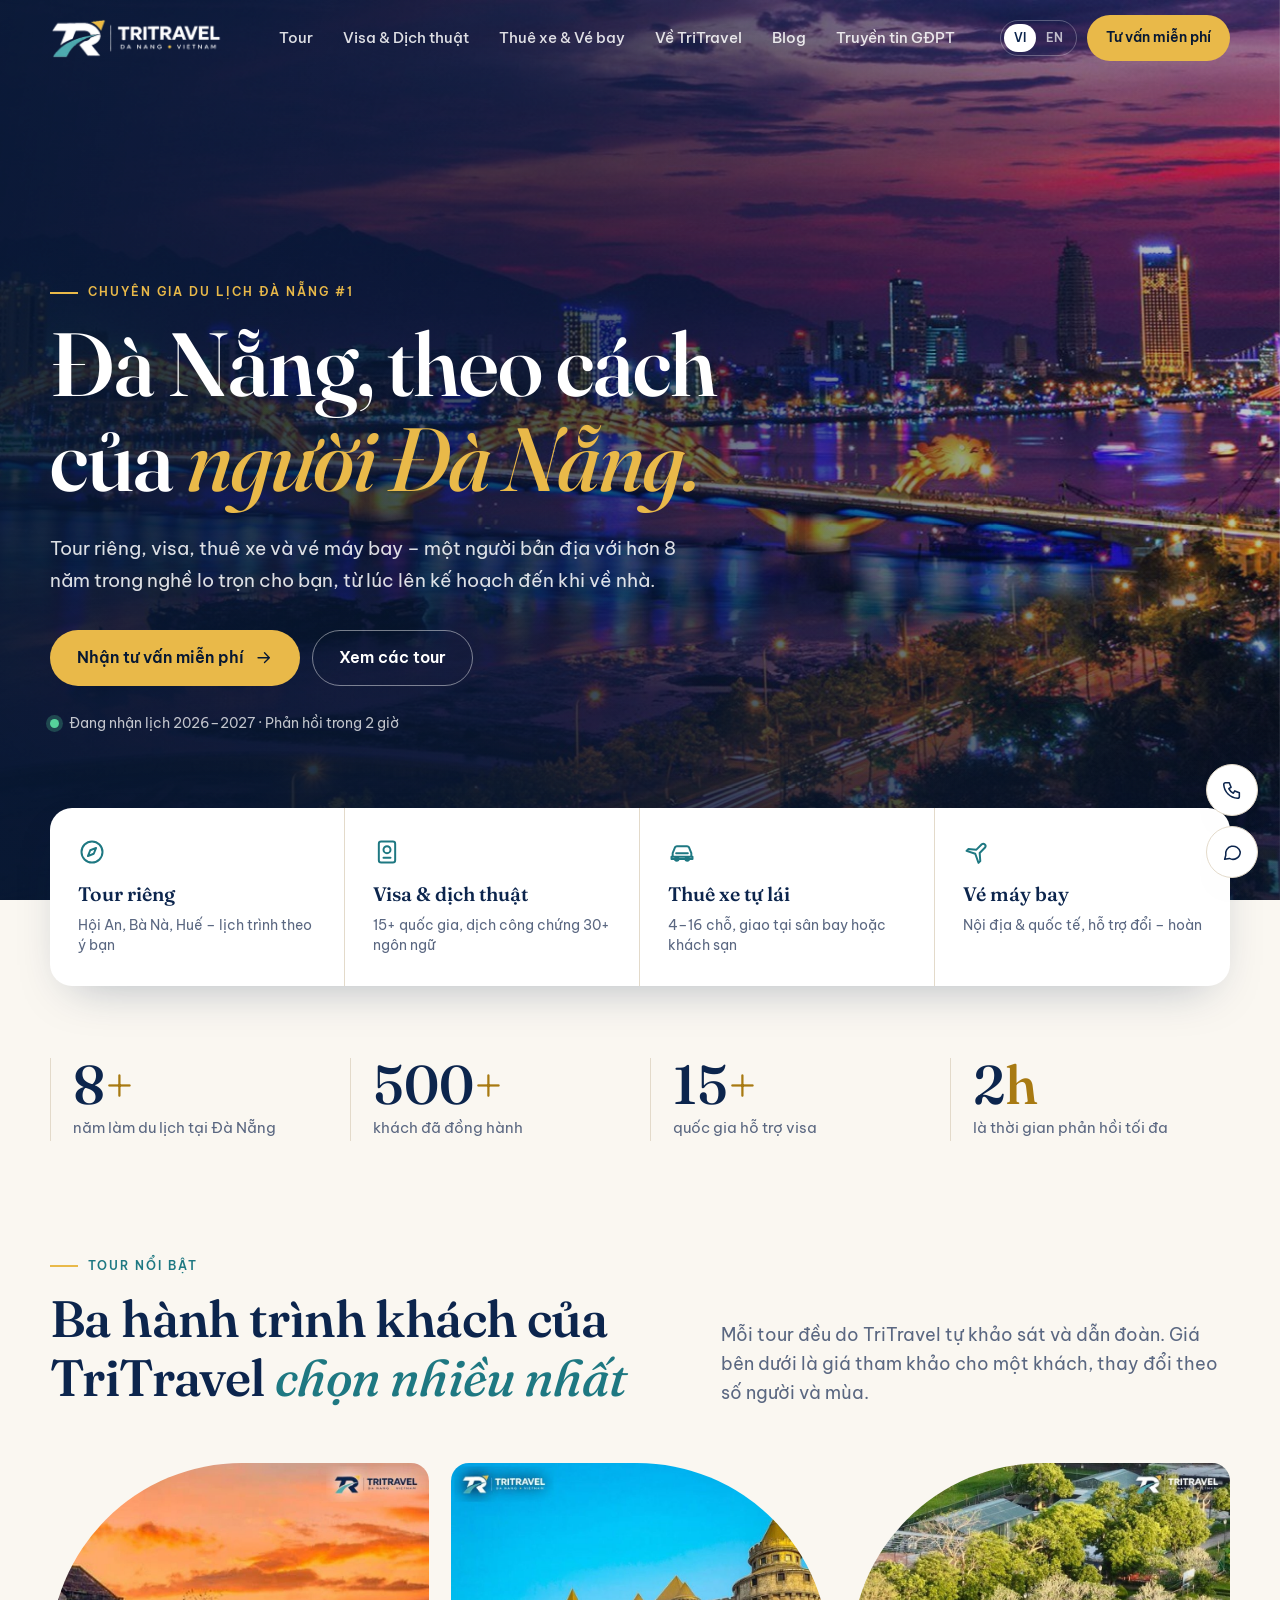
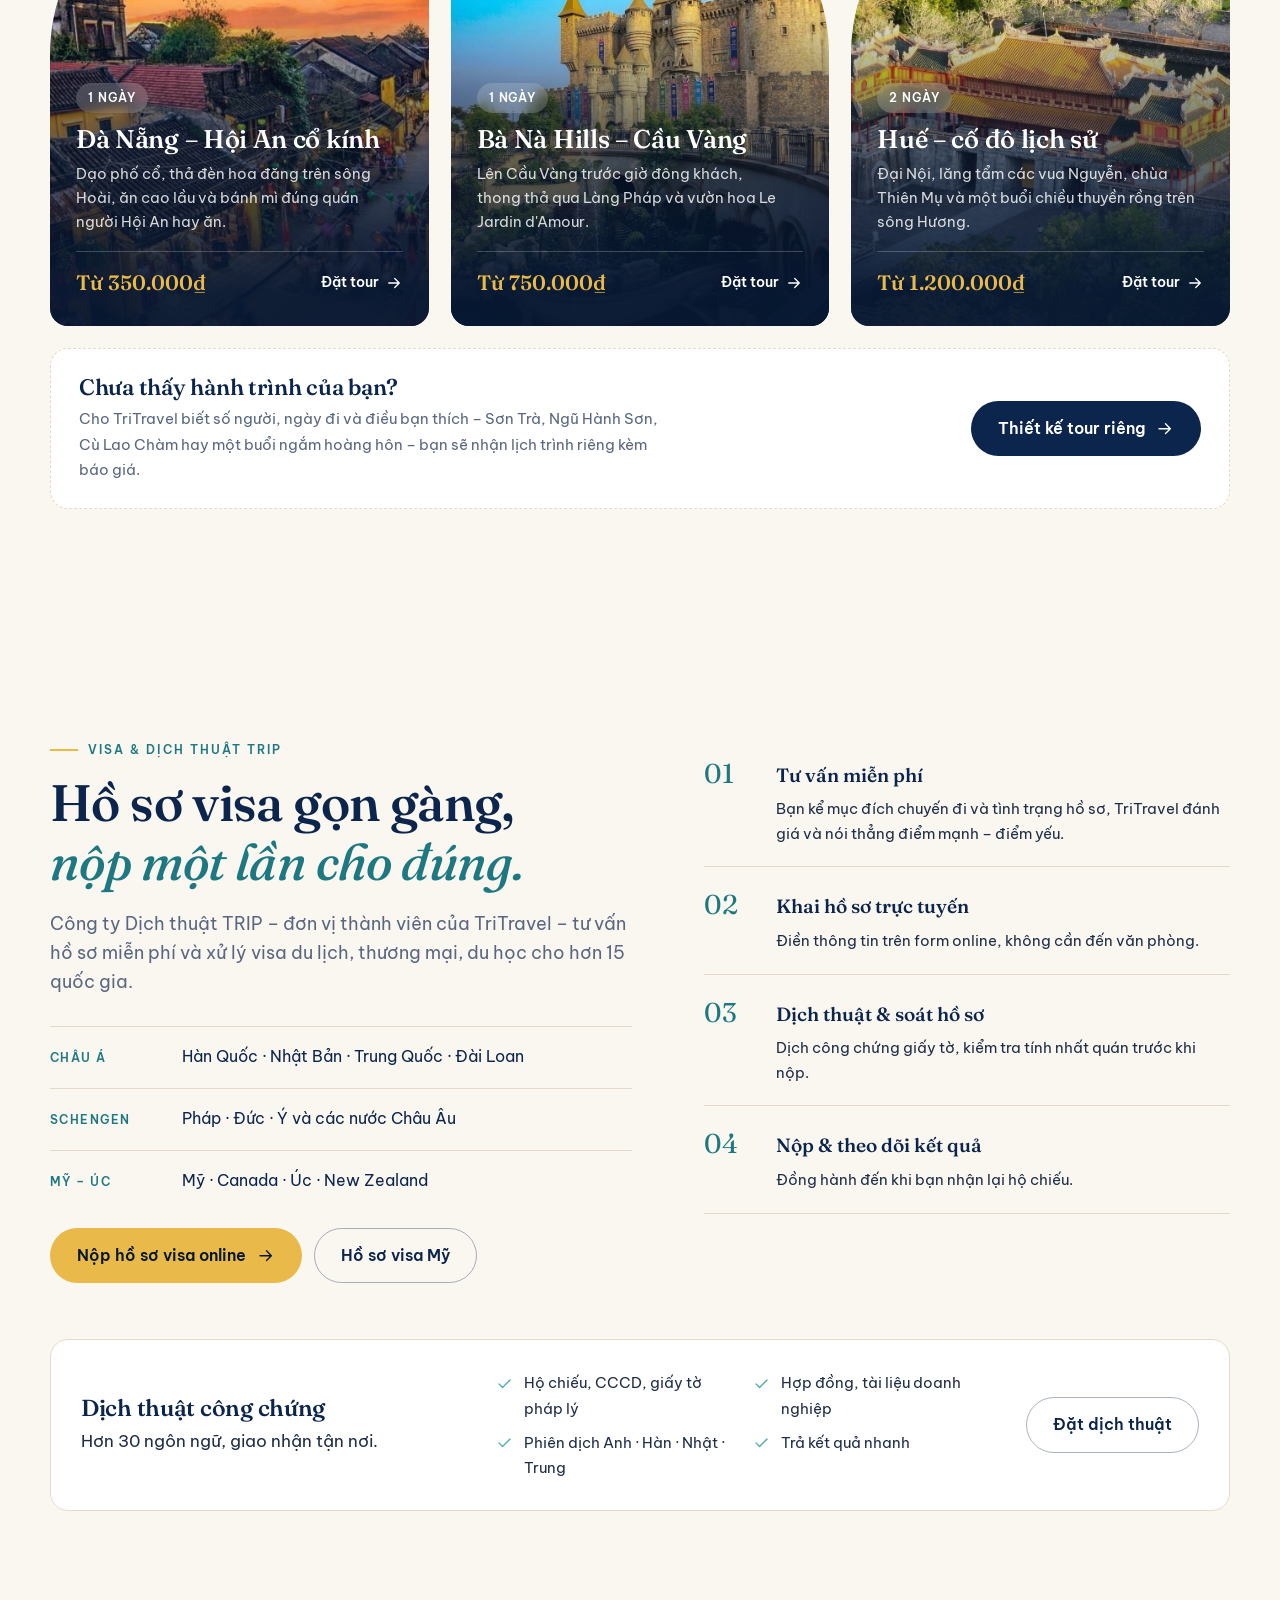
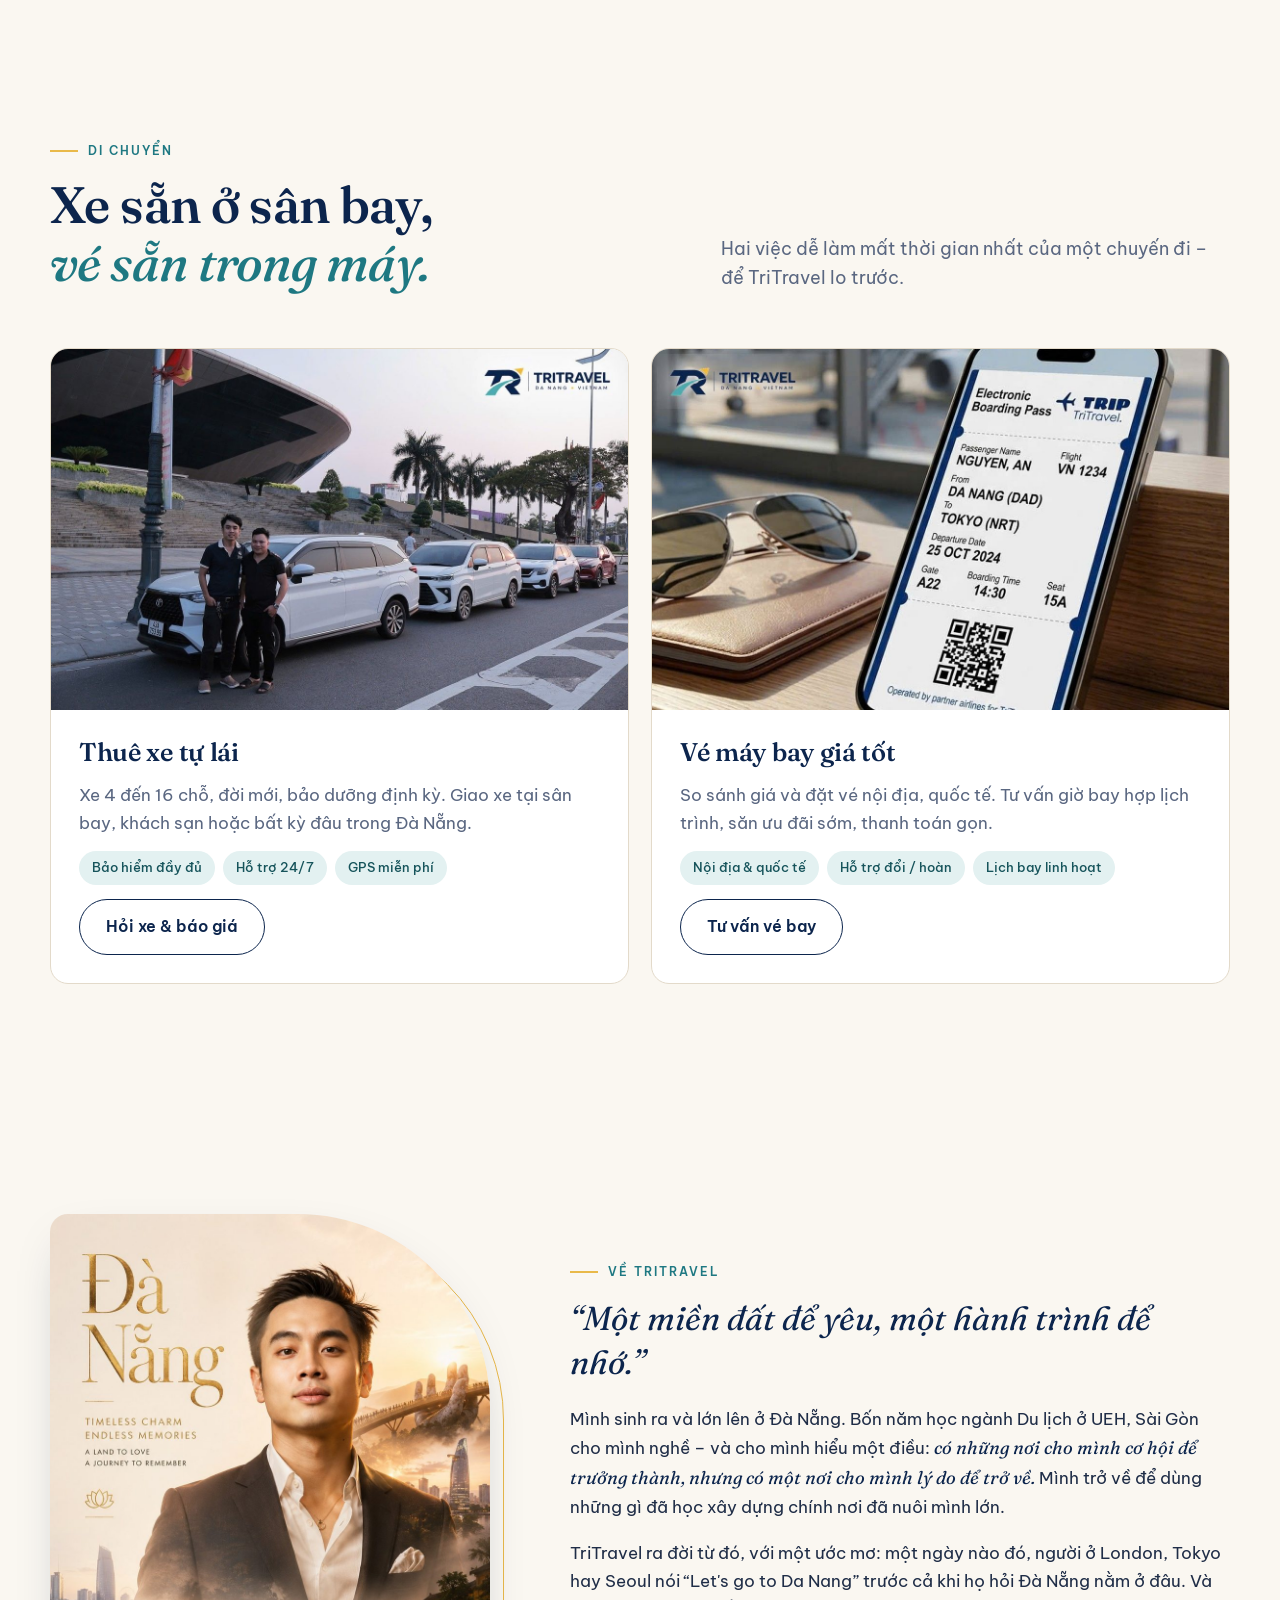
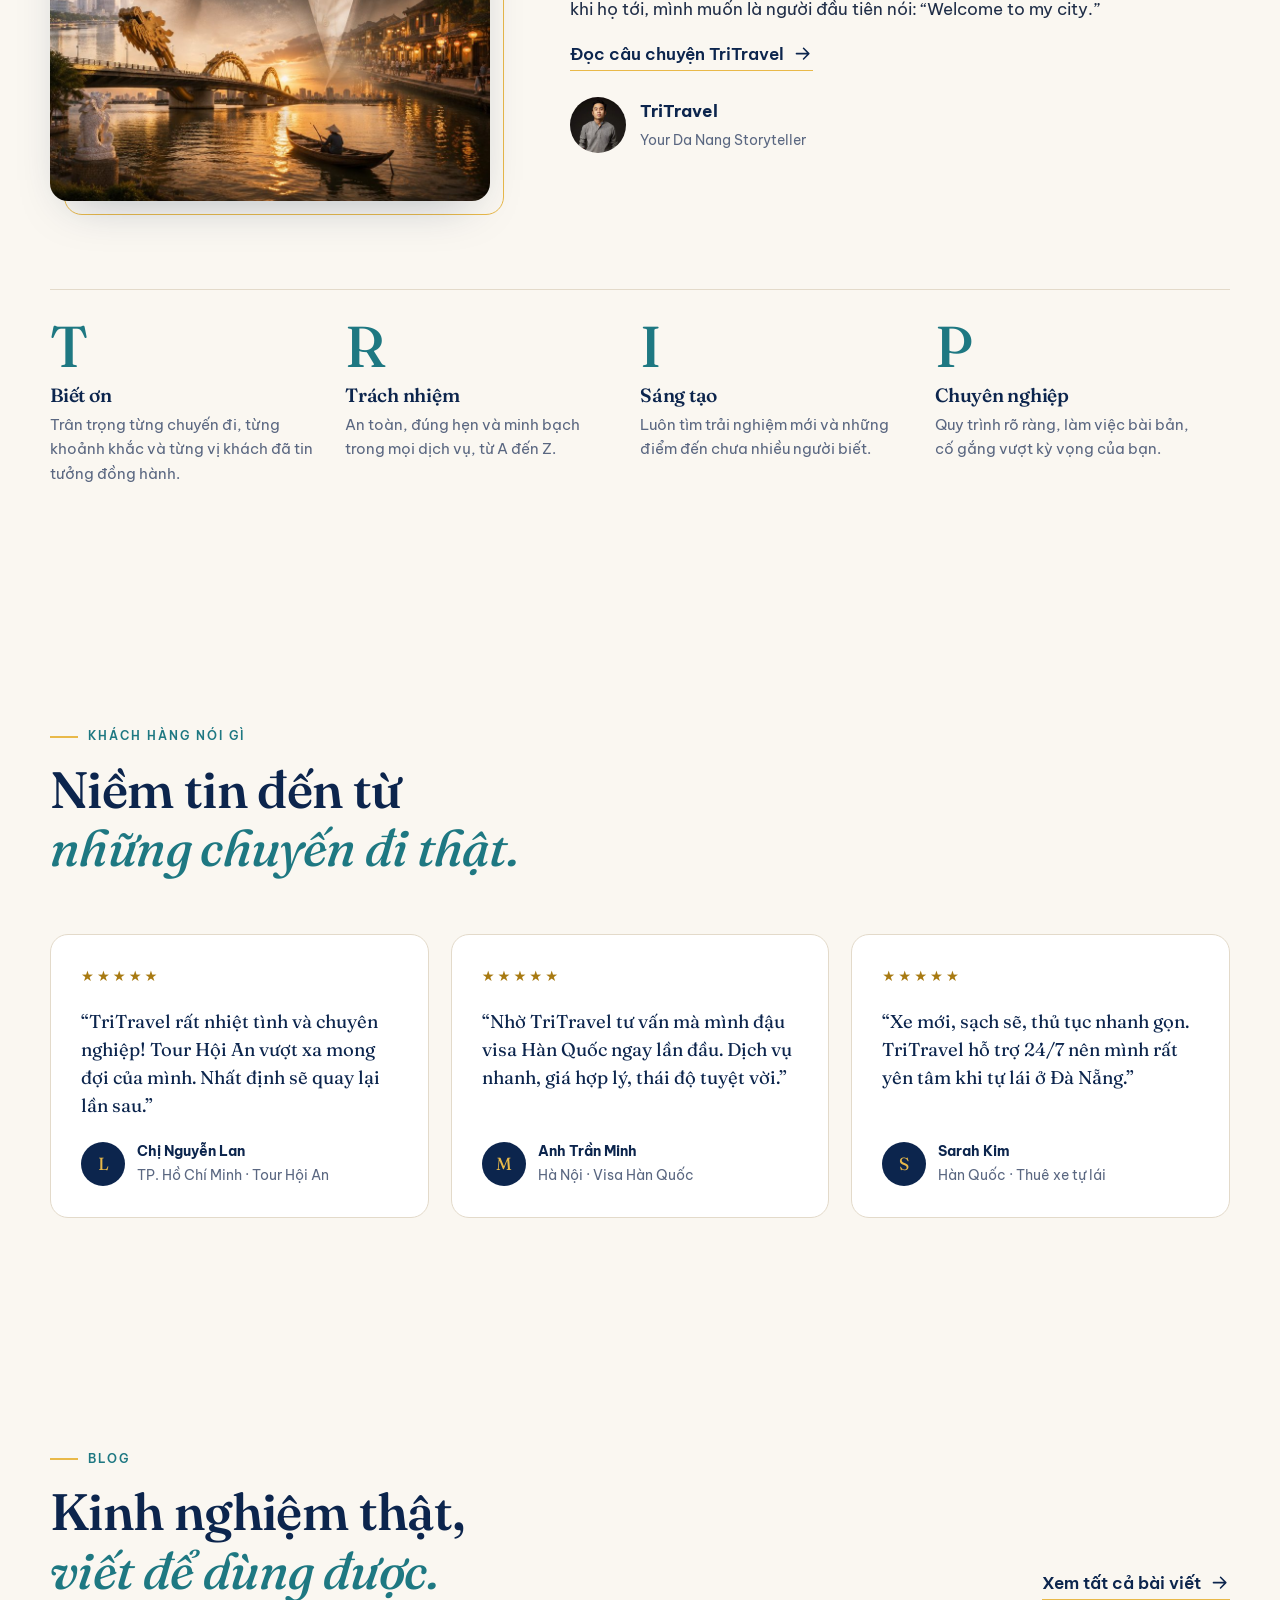
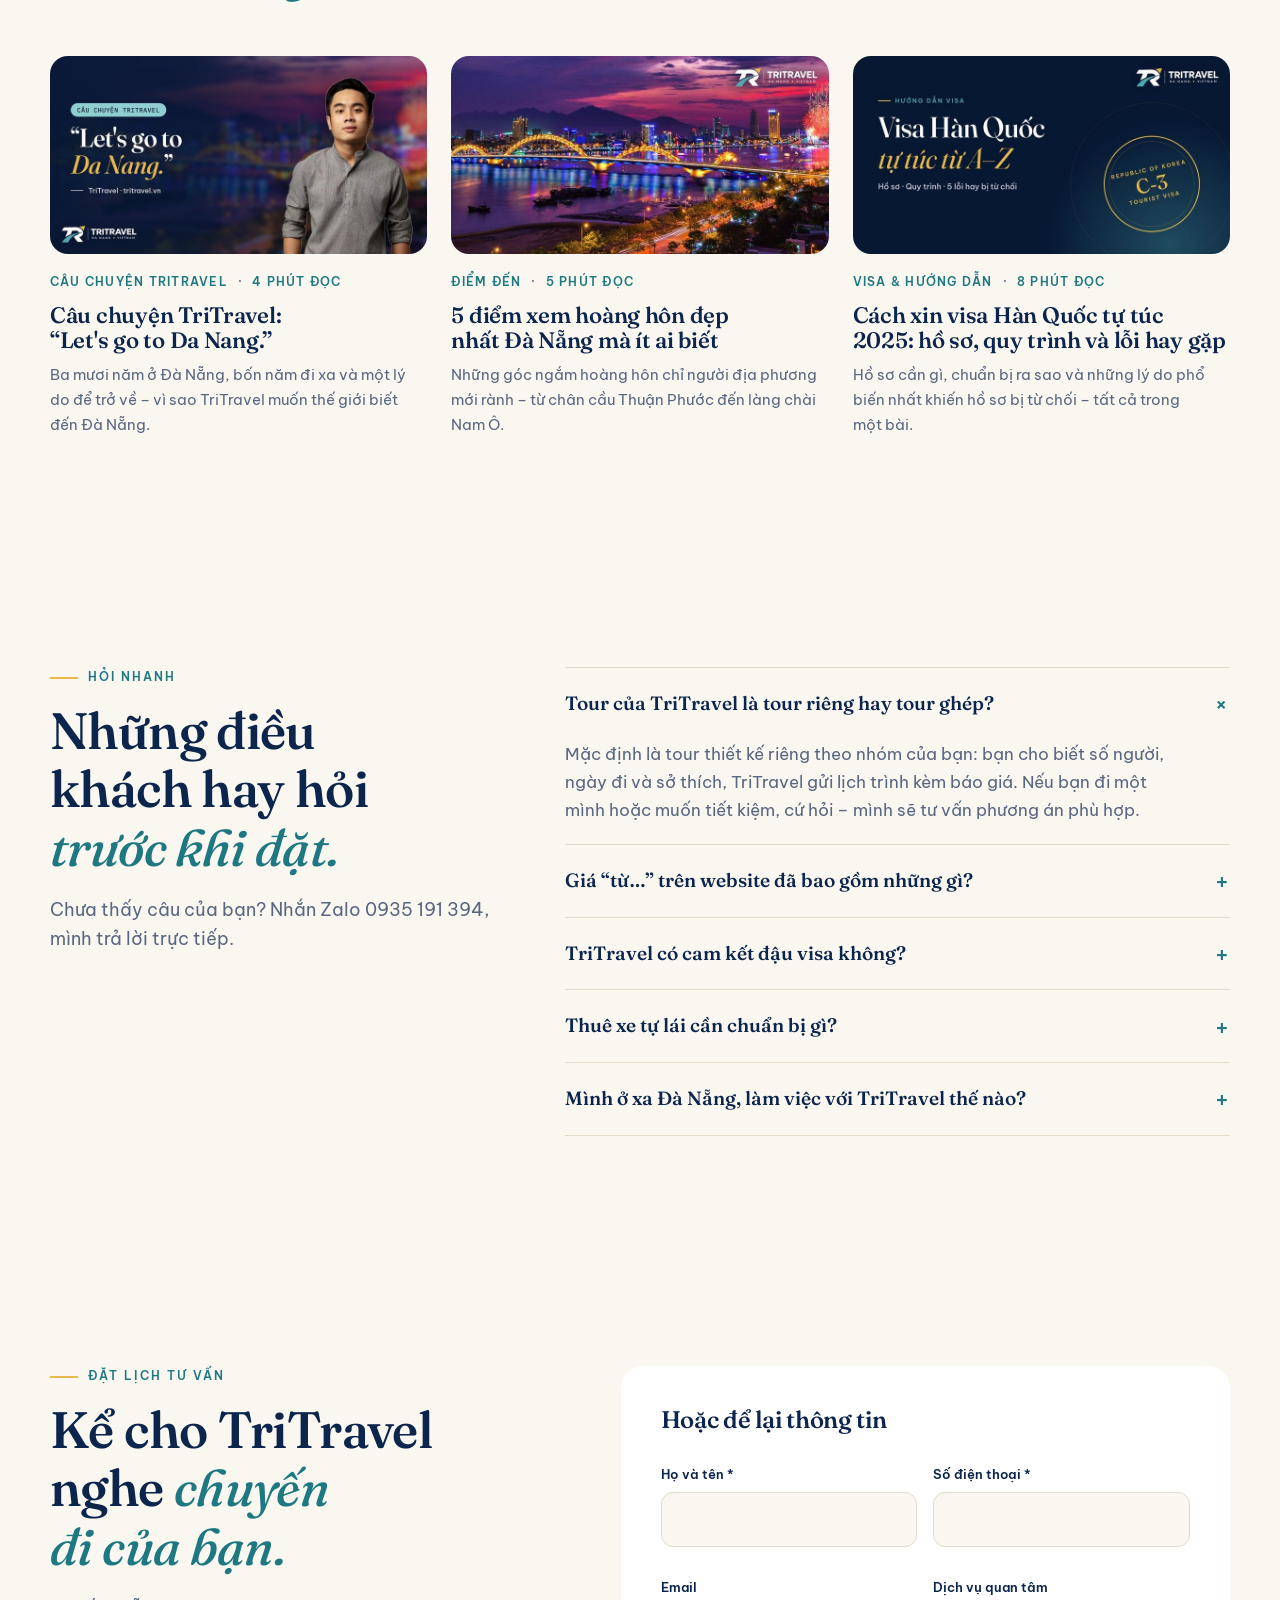
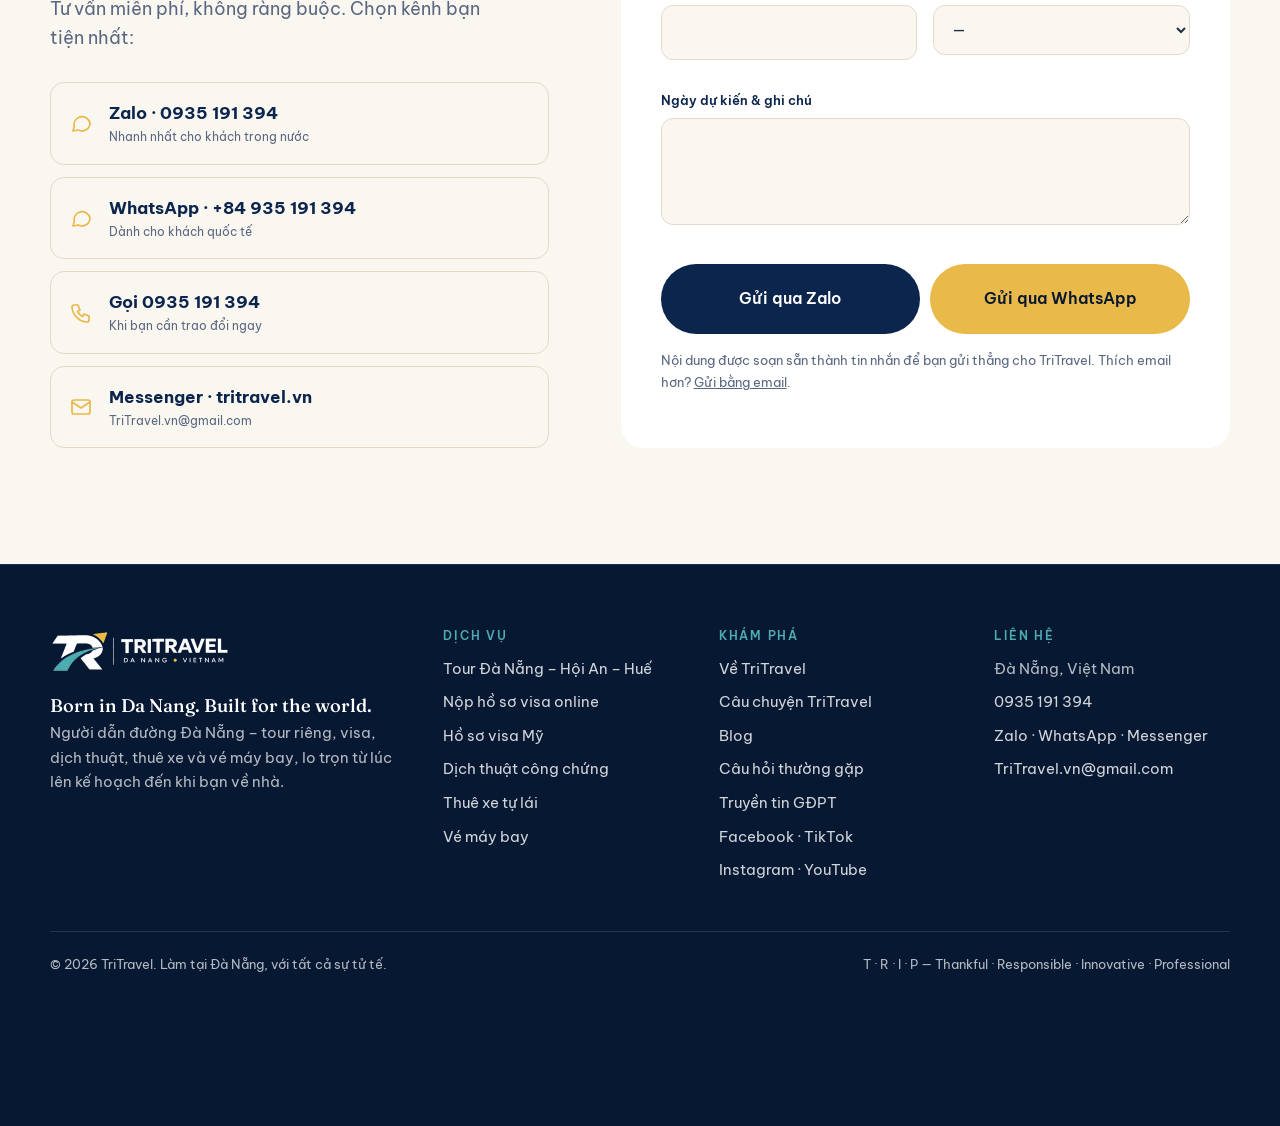
<file: index.html>
<!DOCTYPE html>
<html lang="vi">
<head>
<meta charset="UTF-8">
<meta name="viewport" content="width=device-width, initial-scale=1">
<title>TriTravel – Tour Đà Nẵng, visa, thuê xe & vé máy bay từ người bản địa</title>
<meta name="description" content="TriTravel – người dẫn đường Đà Nẵng với hơn 8 năm kinh nghiệm: tour riêng Đà Nẵng – Hội An – Huế – Bà Nà, visa 15+ quốc gia, dịch thuật công chứng, thuê xe tự lái và vé máy bay.">
<meta name="keywords" content="tour da nang, thue xe da nang, visa han quoc, huong dan vien da nang, du lich da nang">
<meta name="robots" content="index, follow">
<link rel="canonical" href="https://tritravel.vn/">
<link rel="icon" href="favicon.ico?v=2" type="image/x-icon">
<link rel="icon" href="favicon-32.png?v=2" type="image/png" sizes="32x32">
<link rel="apple-touch-icon" href="apple-touch-icon.png?v=2">

<meta property="og:site_name" content="TriTravel">
<meta property="og:locale" content="vi_VN">
<meta property="og:type" content="website">
<meta property="og:title" content="TriTravel – Đà Nẵng, theo cách của người Đà Nẵng">
<meta property="og:description" content="Tour riêng, visa, dịch thuật, thuê xe và vé máy bay – một người bản địa lo trọn cho bạn.">
<meta property="og:url" content="https://tritravel.vn/">
<meta property="og:image" content="https://tritravel.vn/images/poster-danang-og.jpg">
<meta property="og:image:secure_url" content="https://tritravel.vn/images/poster-danang-og.jpg">
<meta property="og:image:type" content="image/jpeg">
<meta property="og:image:width" content="1424">
<meta property="og:image:height" content="752">
<meta property="og:image:alt" content="Đà Nẵng – Timeless Charm, Endless Memories | TriTravel">
<meta name="twitter:card" content="summary_large_image">
<meta name="twitter:title" content="TriTravel – Đà Nẵng, theo cách của người Đà Nẵng">
<meta name="twitter:description" content="Tour riêng, visa, dịch thuật, thuê xe và vé máy bay – một người bản địa lo trọn cho bạn.">
<meta name="twitter:image" content="https://tritravel.vn/images/poster-danang-og.jpg">

<script type="application/ld+json">
{
  "@context": "https://schema.org",
  "@type": "TravelAgency",
  "name": "TriTravel",
  "url": "https://tritravel.vn",
  "logo": "https://tritravel.vn/images/logo/tritravel-logo.png",
  "image": "https://tritravel.vn/images/poster-danang-og.jpg",
  "description": "Tour Đà Nẵng – Hội An – Huế, visa, dịch thuật công chứng, thuê xe tự lái và vé máy bay.",
  "telephone": "+84935191394",
  "email": "TriTravel.vn@gmail.com",
  "address": { "@type": "PostalAddress", "addressLocality": "Đà Nẵng", "addressCountry": "VN" },
  "areaServed": ["Đà Nẵng", "Hội An", "Huế"],
  "sameAs": ["https://facebook.com/tritravel.vn", "https://tiktok.com/@tritravel", "https://instagram.com/tritravel.vn", "https://youtube.com/@TriTravel"]
}
</script>
<script>(function(d){d.classList.add("js");try{if(localStorage.getItem("TriTravel-lang")==="en"){d.classList.add("en");d.lang="en"}}catch(e){}})(document.documentElement)</script>
<link rel="preconnect" href="https://fonts.googleapis.com">
<link rel="preconnect" href="https://fonts.gstatic.com" crossorigin>
<link href="https://fonts.googleapis.com/css2?family=Be+Vietnam+Pro:wght@400;500;600;700&family=Fraunces:ital,opsz,wght@0,9..144,400..700;1,9..144,400..700&display=swap" rel="stylesheet">
<link rel="preload" as="image" href="images/hero-danang.jpg">
<link rel="stylesheet" href="assets/site.css">
</head>
<body data-theme="paper">
<!-- header:start -->
<svg width="0" height="0" style="position:absolute" aria-hidden="true"><defs><symbol id="i-compass" viewBox="0 0 24 24"><circle cx="12" cy="12" r="9"/><path d="m15.5 8.5-2 5-5 2 2-5z"/></symbol><symbol id="i-visa" viewBox="0 0 24 24"><rect x="5" y="3" width="14" height="18" rx="2"/><circle cx="12" cy="10" r="3"/><path d="M9 17h6"/></symbol><symbol id="i-car" viewBox="0 0 24 24"><path d="M4 16v-3l2-5a2 2 0 0 1 2-1h8a2 2 0 0 1 2 1l2 5v3M3 16h18v2H3zM7 13h10"/><circle cx="7.5" cy="18" r="1.5"/><circle cx="16.5" cy="18" r="1.5"/></symbol><symbol id="i-plane" viewBox="0 0 24 24"><path d="M10.5 13.5 3 11l1.5-1.5 7 .5 4.6-4.6a2 2 0 0 1 2.8 2.8L14.300 12.800l.5 7L13.300 21.300z"/></symbol><symbol id="i-arrow" viewBox="0 0 24 24"><path d="M5 12h14M13 6l6 6-6 6"/></symbol><symbol id="i-check" viewBox="0 0 24 24"><path d="m5 12.500 4.500 4.500L19 7.500"/></symbol><symbol id="i-phone" viewBox="0 0 24 24"><path d="M5 4h4l2 5-2.500 1.500a11 11 0 0 0 5 5L15 13l5 2v4a2 2 0 0 1-2 2A16 16 0 0 1 3 6a2 2 0 0 1 2-2z"/></symbol><symbol id="i-chat" viewBox="0 0 24 24"><path d="M21 12a8 8 0 0 1-11.800 7L4 20l1.200-4.500A8 8 0 1 1 21 12z"/></symbol><symbol id="i-mail" viewBox="0 0 24 24"><rect x="3" y="5" width="18" height="14" rx="2"/><path d="m3 7 9 6 9-6"/></symbol><symbol id="i-menu" viewBox="0 0 24 24"><path d="M4 7h16M4 12h16M4 17h16"/></symbol><symbol id="i-clock" viewBox="0 0 24 24"><circle cx="12" cy="12" r="9"/><path d="M12 7v5l3 2"/></symbol><symbol id="i-link" viewBox="0 0 24 24"><path d="M10 14a4 4 0 0 0 5.700 0l3-3a4 4 0 0 0-5.700-5.700l-1 1M14 10a4 4 0 0 0-5.700 0l-3 3a4 4 0 0 0 5.700 5.700l1-1"/></symbol></defs></svg>
<header class="site-header">
  <div class="wrap bar">
    <a class="logo" href="./" aria-label="TriTravel – Trang chủ"><img src="images/logo/tritravel-logo-white.png" srcset="images/logo/tritravel-logo-white-360.png 360w, images/logo/tritravel-logo-white.png 920w" sizes="180px" alt="TriTravel – Da Nang, Vietnam" width="171" height="42"></a>
    <nav class="nav" aria-label="Chính"><a href="./#tours"><span lang="vi">Tour</span><span lang="en">Tours</span></a><a href="./#visa"><span lang="vi">Visa & Dịch thuật</span><span lang="en">Visa & Translation</span></a><a href="./#transport"><span lang="vi">Thuê xe & Vé bay</span><span lang="en">Cars & Flights</span></a><a href="./#about"><span lang="vi">Về TriTravel</span><span lang="en">About</span></a><a href="blog.html"><span lang="vi">Blog</span><span lang="en">Blog</span></a><a href="gdpt/"><span lang="vi">Truyền tin GĐPT</span><span lang="en">GĐPT Signaling</span></a></nav>
    <div class="head-tools">
      <div class="lang" role="group" aria-label="Ngôn ngữ"><button type="button" data-set="vi">VI</button><button type="button" data-set="en">EN</button></div>
      <a class="btn btn-gold btn-sm head-cta" href="./#contact"><span lang="vi">Tư vấn miễn phí</span><span lang="en">Free consultation</span></a>
      <button class="menu-btn" type="button" aria-label="Menu" aria-expanded="false"><svg class="icon" aria-hidden="true"><use href="#i-menu"/></svg></button>
    </div>
  </div>
  <nav class="mobile-nav" aria-label="Di động"><a href="./#tours"><span lang="vi">Tour</span><span lang="en">Tours</span></a><a href="./#visa"><span lang="vi">Visa & Dịch thuật</span><span lang="en">Visa & Translation</span></a><a href="./#transport"><span lang="vi">Thuê xe & Vé bay</span><span lang="en">Cars & Flights</span></a><a href="./#about"><span lang="vi">Về TriTravel</span><span lang="en">About</span></a><a href="blog.html"><span lang="vi">Blog</span><span lang="en">Blog</span></a><a href="gdpt/"><span lang="vi">Truyền tin GĐPT</span><span lang="en">GĐPT Signaling</span></a><a class="btn btn-gold" href="./#contact"><span lang="vi">Tư vấn miễn phí</span><span lang="en">Free consultation</span></a></nav>
</header>
<!-- header:end -->

<main>
<!-- ===== HERO ===== -->
<section class="hero" id="home">
  <img class="hero-bg" src="images/hero-danang.jpg" alt="Cầu Rồng và sông Hàn, Đà Nẵng lúc chạng vạng" width="1920" height="872" fetchpriority="high">
  <div class="wrap">
    <p class="eyebrow"><span lang="vi">Chuyên gia Du lịch Đà Nẵng #1</span><span lang="en">#1 Da Nang Travel Expert</span></p>
    <h1><span lang="vi">Đà Nẵng, theo cách của <em>người Đà Nẵng.</em></span><span lang="en">Da Nang, the way <em>locals know it.</em></span></h1>
    <p class="lede"><span lang="vi">Tour riêng, visa, thuê xe và vé máy bay – một người bản địa với hơn 8 năm trong nghề lo trọn cho bạn, từ lúc lên kế hoạch đến khi về nhà.</span><span lang="en">Private tours, visas, car rental and flights – handled end to end by a local with 8+ years in the trade, from the first plan to your trip home.</span></p>
    <div class="cta-row">
      <a class="btn btn-gold" href="#contact"><span lang="vi">Nhận tư vấn miễn phí</span><span lang="en">Get free advice</span><svg class="icon" aria-hidden="true"><use href="#i-arrow"/></svg></a>
      <a class="btn btn-ghost" href="#tours"><span lang="vi">Xem các tour</span><span lang="en">Browse tours</span></a>
    </div>
    <p class="hero-note"><i class="dot"></i><span lang="vi">Đang nhận lịch 2026–2027 · Phản hồi trong 2 giờ</span><span lang="en">Booking 2026–2027 · Replies within 2 hours</span></p>
  </div>
</section>

<!-- ===== CHỌN DỊCH VỤ ===== -->
<div class="picker">
  <div class="wrap">
    <nav class="picker-grid" aria-label="Dịch vụ">
      <a class="pick" href="#tours"><svg class="icon" aria-hidden="true"><use href="#i-compass"/></svg><b><span lang="vi">Tour riêng</span><span lang="en">Private tours</span></b><span><span lang="vi">Hội An, Bà Nà, Huế – lịch trình theo ý bạn</span><span lang="en">Hoi An, Ba Na, Hue – shaped around you</span></span></a>
      <a class="pick" href="#visa"><svg class="icon" aria-hidden="true"><use href="#i-visa"/></svg><b><span lang="vi">Visa & dịch thuật</span><span lang="en">Visa & translation</span></b><span><span lang="vi">15+ quốc gia, dịch công chứng 30+ ngôn ngữ</span><span lang="en">15+ countries, certified in 30+ languages</span></span></a>
      <a class="pick" href="#transport"><svg class="icon" aria-hidden="true"><use href="#i-car"/></svg><b><span lang="vi">Thuê xe tự lái</span><span lang="en">Self-drive cars</span></b><span><span lang="vi">4–16 chỗ, giao tại sân bay hoặc khách sạn</span><span lang="en">4–16 seats, delivered to airport or hotel</span></span></a>
      <a class="pick" href="#transport"><svg class="icon" aria-hidden="true"><use href="#i-plane"/></svg><b><span lang="vi">Vé máy bay</span><span lang="en">Flights</span></b><span><span lang="vi">Nội địa & quốc tế, hỗ trợ đổi – hoàn</span><span lang="en">Domestic & international, change support</span></span></a>
    </nav>
    <div class="stats">
      <div class="stat reveal"><b>8<i>+</i></b><span lang="vi">năm làm du lịch tại Đà Nẵng</span><span lang="en">years in Da Nang travel</span></div>
      <div class="stat reveal"><b>500<i>+</i></b><span lang="vi">khách đã đồng hành</span><span lang="en">travellers served</span></div>
      <div class="stat reveal"><b>15<i>+</i></b><span lang="vi">quốc gia hỗ trợ visa</span><span lang="en">visa destinations</span></div>
      <div class="stat reveal"><b>2<i>h</i></b><span lang="vi">là thời gian phản hồi tối đa</span><span lang="en">maximum response time</span></div>
    </div>
  </div>
</div>

<!-- ===== TOUR ===== -->
<section class="section" id="tours" data-theme="paper">
  <div class="wrap"><span id="tour"></span>
    <div class="sec-head">
      <div><p class="eyebrow"><span lang="vi">Tour nổi bật</span><span lang="en">Signature tours</span></p>
        <h2 class="h2"><span lang="vi">Ba hành trình khách của TriTravel <em>chọn nhiều nhất</em></span><span lang="en">The three journeys our guests <em>choose most</em></span></h2></div>
      <p class="lede"><span lang="vi">Mỗi tour đều do TriTravel tự khảo sát và dẫn đoàn. Giá bên dưới là giá tham khảo cho một khách, thay đổi theo số người và mùa.</span><span lang="en">Every tour is scouted and led by TriTravel. Prices are per-person guides and vary with group size and season.</span></p>
    </div>
    <div class="tours">
      <a class="tour reveal shape-tl" href="#contact" data-service="tour" data-note="Tour Đà Nẵng – Hội An 1 ngày" data-note-en="Da Nang – Hoi An day tour">
        <img src="images/web/tour-hoi-an.jpg" alt="Phố cổ Hội An lúc hoàng hôn" width="900" height="1100" loading="lazy">
        <div class="tour-body">
          <span class="tag"><span lang="vi">1 ngày</span><span lang="en">1 day</span></span>
          <h3><span lang="vi">Đà Nẵng – Hội An cổ kính</span><span lang="en">Da Nang – Ancient Hoi An</span></h3>
          <p><span lang="vi">Dạo phố cổ, thả đèn hoa đăng trên sông Hoài, ăn cao lầu và bánh mì đúng quán người Hội An hay ăn.</span><span lang="en">Wander the old town, float lanterns on the Hoai River, eat cao lau and banh mi where Hoi An people actually go.</span></p>
          <div class="tour-foot"><b><span lang="vi">Từ 350.000₫</span><span lang="en">From $15</span></b><span><span lang="vi">Đặt tour</span><span lang="en">Book</span><svg class="icon" aria-hidden="true"><use href="#i-arrow"/></svg></span></div>
        </div>
      </a>
      <a class="tour reveal shape-tr" href="#contact" data-service="tour" data-note="Tour Bà Nà Hills – Cầu Vàng 1 ngày" data-note-en="Ba Na Hills – Golden Bridge day tour">
        <img src="images/web/tour-ba-na.jpg" alt="Làng Pháp trên đỉnh Bà Nà Hills" width="900" height="1100" loading="lazy">
        <div class="tour-body">
          <span class="tag"><span lang="vi">1 ngày</span><span lang="en">1 day</span></span>
          <h3><span lang="vi">Bà Nà Hills – Cầu Vàng</span><span lang="en">Ba Na Hills – Golden Bridge</span></h3>
          <p><span lang="vi">Lên Cầu Vàng trước giờ đông khách, thong thả qua Làng Pháp và vườn hoa Le Jardin d'Amour.</span><span lang="en">Reach the Golden Bridge before the crowds, then take your time through the French Village and Le Jardin d'Amour.</span></p>
          <div class="tour-foot"><b><span lang="vi">Từ 750.000₫</span><span lang="en">From $30</span></b><span><span lang="vi">Đặt tour</span><span lang="en">Book</span><svg class="icon" aria-hidden="true"><use href="#i-arrow"/></svg></span></div>
        </div>
      </a>
      <a class="tour reveal shape-tl" href="#contact" data-service="tour" data-note="Tour Huế cố đô 2 ngày" data-note-en="Hue Imperial City 2-day tour">
        <img src="images/web/tour-hue.jpg" alt="Ngọ Môn, Đại Nội Huế nhìn từ trên cao" width="900" height="1100" loading="lazy">
        <div class="tour-body">
          <span class="tag"><span lang="vi">2 ngày</span><span lang="en">2 days</span></span>
          <h3><span lang="vi">Huế – cố đô lịch sử</span><span lang="en">Hue – the Imperial City</span></h3>
          <p><span lang="vi">Đại Nội, lăng tẩm các vua Nguyễn, chùa Thiên Mụ và một buổi chiều thuyền rồng trên sông Hương.</span><span lang="en">The Citadel, the Nguyen royal tombs, Thien Mu Pagoda and a dragon-boat afternoon on the Perfume River.</span></p>
          <div class="tour-foot"><b><span lang="vi">Từ 1.200.000₫</span><span lang="en">From $50</span></b><span><span lang="vi">Đặt tour</span><span lang="en">Book</span><svg class="icon" aria-hidden="true"><use href="#i-arrow"/></svg></span></div>
        </div>
      </a>
    </div>
    <div class="custom-tour reveal">
      <div><h3><span lang="vi">Chưa thấy hành trình của bạn?</span><span lang="en">Don't see your trip here?</span></h3>
        <p><span lang="vi">Cho TriTravel biết số người, ngày đi và điều bạn thích – Sơn Trà, Ngũ Hành Sơn, Cù Lao Chàm hay một buổi ngắm hoàng hôn – bạn sẽ nhận lịch trình riêng kèm báo giá.</span><span lang="en">Tell TriTravel your group size, dates and interests – Son Tra, Marble Mountains, Cham Islands or a sunset evening – and get a custom itinerary with a quote.</span></p></div>
      <a class="btn btn-navy" href="#contact" data-service="tour"><span lang="vi">Thiết kế tour riêng</span><span lang="en">Design my tour</span><svg class="icon" aria-hidden="true"><use href="#i-arrow"/></svg></a>
    </div>
  </div>
</section>

<!-- ===== VISA & DỊCH THUẬT ===== -->
<section class="section band-navy" id="visa" data-theme="navy">
  <div class="wrap">
    <div class="visa-grid">
      <div>
        <p class="eyebrow"><span lang="vi">Visa & Dịch thuật TRIP</span><span lang="en">TRIP Visa & Translation</span></p>
        <h2 class="h2"><span lang="vi">Hồ sơ visa gọn gàng, <em>nộp một lần cho đúng.</em></span><span lang="en">A tidy visa file, <em>right the first time.</em></span></h2>
        <p class="lede" style="margin-top:18px"><span lang="vi">Công ty Dịch thuật TRIP – đơn vị thành viên của TriTravel – tư vấn hồ sơ miễn phí và xử lý visa du lịch, thương mại, du học cho hơn 15 quốc gia.</span><span lang="en">TRIP Translation Co. – a TriTravel affiliate – reviews your documents for free and handles tourist, business and student visas for 15+ countries.</span></p>
        <dl class="regions">
          <div class="region"><dt><span lang="vi">Châu Á</span><span lang="en">Asia</span></dt><dd><span lang="vi">Hàn Quốc · Nhật Bản · Trung Quốc · Đài Loan</span><span lang="en">South Korea · Japan · China · Taiwan</span></dd></div>
          <div class="region"><dt>Schengen</dt><dd><span lang="vi">Pháp · Đức · Ý và các nước Châu Âu</span><span lang="en">France · Germany · Italy and wider Europe</span></dd></div>
          <div class="region"><dt><span lang="vi">Mỹ – Úc</span><span lang="en">Americas – Oceania</span></dt><dd><span lang="vi">Mỹ · Canada · Úc · New Zealand</span><span lang="en">USA · Canada · Australia · New Zealand</span></dd></div>
        </dl>
        <div class="cta-row">
          <a class="btn btn-gold" href="visa/"><span lang="vi">Nộp hồ sơ visa online</span><span lang="en">Apply online</span><svg class="icon" aria-hidden="true"><use href="#i-arrow"/></svg></a>
          <a class="btn btn-ghost" href="visamy/"><span lang="vi">Hồ sơ visa Mỹ</span><span lang="en">US visa form</span></a>
        </div>
      </div>
      <div>
        <ol class="steps">
          <li><b><span lang="vi">Tư vấn miễn phí</span><span lang="en">Free consultation</span></b><span><span lang="vi">Bạn kể mục đích chuyến đi và tình trạng hồ sơ, TriTravel đánh giá và nói thẳng điểm mạnh – điểm yếu.</span><span lang="en">Share your trip purpose and current documents; TriTravel gives a straight assessment of strengths and gaps.</span></span></li>
          <li><b><span lang="vi">Khai hồ sơ trực tuyến</span><span lang="en">Fill in the online form</span></b><span><span lang="vi">Điền thông tin trên form online, không cần đến văn phòng.</span><span lang="en">Enter your details online – no office visit required.</span></span></li>
          <li><b><span lang="vi">Dịch thuật & soát hồ sơ</span><span lang="en">Translation & review</span></b><span><span lang="vi">Dịch công chứng giấy tờ, kiểm tra tính nhất quán trước khi nộp.</span><span lang="en">Certified translation and a consistency check before submission.</span></span></li>
          <li><b><span lang="vi">Nộp & theo dõi kết quả</span><span lang="en">Submit & track</span></b><span><span lang="vi">Đồng hành đến khi bạn nhận lại hộ chiếu.</span><span lang="en">We stay with you until your passport is back in your hands.</span></span></li>
        </ol>
      </div>
    </div>
    <div class="panel translate reveal">
      <div><h3><span lang="vi">Dịch thuật công chứng</span><span lang="en">Certified translation</span></h3><p style="margin:0"><span lang="vi">Hơn 30 ngôn ngữ, giao nhận tận nơi.</span><span lang="en">30+ languages, door-to-door delivery.</span></p></div>
      <ul class="ticks two">
        <li><svg class="icon" aria-hidden="true"><use href="#i-check"/></svg><span><span lang="vi">Hộ chiếu, CCCD, giấy tờ pháp lý</span><span lang="en">Passports, IDs, legal papers</span></span></li>
        <li><svg class="icon" aria-hidden="true"><use href="#i-check"/></svg><span><span lang="vi">Hợp đồng, tài liệu doanh nghiệp</span><span lang="en">Contracts, corporate documents</span></span></li>
        <li><svg class="icon" aria-hidden="true"><use href="#i-check"/></svg><span><span lang="vi">Phiên dịch Anh · Hàn · Nhật · Trung</span><span lang="en">Interpreting: EN · KO · JA · ZH</span></span></li>
        <li><svg class="icon" aria-hidden="true"><use href="#i-check"/></svg><span><span lang="vi">Trả kết quả nhanh</span><span lang="en">Fast turnaround</span></span></li>
      </ul>
      <a class="btn btn-ghost" href="#contact" data-service="visa" data-note="Dịch thuật công chứng" data-note-en="Certified translation"><span lang="vi">Đặt dịch thuật</span><span lang="en">Order translation</span></a>
    </div>
  </div>
</section>

<!-- ===== DI CHUYỂN ===== -->
<section class="section" id="transport" data-theme="paper">
  <div class="wrap">
    <div class="sec-head">
      <div><p class="eyebrow"><span lang="vi">Di chuyển</span><span lang="en">Getting around</span></p>
        <h2 class="h2"><span lang="vi">Xe sẵn ở sân bay, <em>vé sẵn trong máy.</em></span><span lang="en">Car at the airport, <em>ticket on your phone.</em></span></h2></div>
      <p class="lede"><span lang="vi">Hai việc dễ làm mất thời gian nhất của một chuyến đi – để TriTravel lo trước.</span><span lang="en">The two things that eat the most time on any trip – sorted before you land.</span></p>
    </div>
    <div class="duo">
      <article class="svc reveal">
        <div class="svc-img"><img src="images/web/car-rental.jpg" alt="Đội xe tự lái của TriTravel tại Đà Nẵng" width="1200" height="750" loading="lazy"></div>
        <div class="svc-body">
          <h3><span lang="vi">Thuê xe tự lái</span><span lang="en">Self-drive car rental</span></h3>
          <p><span lang="vi">Xe 4 đến 16 chỗ, đời mới, bảo dưỡng định kỳ. Giao xe tại sân bay, khách sạn hoặc bất kỳ đâu trong Đà Nẵng.</span><span lang="en">Late-model 4 to 16-seaters, regularly serviced. Delivered to the airport, your hotel or anywhere in Da Nang.</span></p>
          <ul class="chips"><li><span lang="vi">Bảo hiểm đầy đủ</span><span lang="en">Full insurance</span></li><li><span lang="vi">Hỗ trợ 24/7</span><span lang="en">24/7 support</span></li><li><span lang="vi">GPS miễn phí</span><span lang="en">Free GPS</span></li></ul>
          <a class="btn btn-line" href="#contact" data-service="xe"><span lang="vi">Hỏi xe & báo giá</span><span lang="en">Ask for a quote</span></a>
        </div>
      </article>
      <article class="svc reveal">
        <div class="svc-img"><img src="images/web/flights.jpg" alt="Vé máy bay điện tử trên điện thoại tại sân bay" width="1200" height="750" loading="lazy"></div>
        <div class="svc-body">
          <h3><span lang="vi">Vé máy bay giá tốt</span><span lang="en">Well-priced flights</span></h3>
          <p><span lang="vi">So sánh giá và đặt vé nội địa, quốc tế. Tư vấn giờ bay hợp lịch trình, săn ưu đãi sớm, thanh toán gọn.</span><span lang="en">Fare comparison and booking for domestic and international routes, with schedule advice and early-bird deals.</span></p>
          <ul class="chips"><li><span lang="vi">Nội địa & quốc tế</span><span lang="en">Domestic & international</span></li><li><span lang="vi">Hỗ trợ đổi / hoàn</span><span lang="en">Change / refund help</span></li><li><span lang="vi">Lịch bay linh hoạt</span><span lang="en">Flexible schedules</span></li></ul>
          <a class="btn btn-line" href="#contact" data-service="ve"><span lang="vi">Tư vấn vé bay</span><span lang="en">Get a flight quote</span></a>
        </div>
      </article>
    </div>
  </div>
</section>

<!-- ===== GIỚI THIỆU ===== -->
<section class="section" id="about" data-theme="teal">
  <div class="wrap">
    <div class="about">
      <div class="about-img reveal"><img src="images/poster-danang-900.jpg" alt="TriTravel × Đà Nẵng – Timeless Charm, Endless Memories" width="900" height="1200" loading="lazy"></div>
      <div>
        <p class="eyebrow"><span lang="vi">Về TriTravel</span><span lang="en">About TriTravel</span></p>
        <blockquote><span lang="vi">“Một miền đất để yêu, một hành trình để nhớ.”</span><span lang="en">“A land to love, a journey to remember.”</span></blockquote>
        <p><span lang="vi">Mình sinh ra và lớn lên ở Đà Nẵng. Bốn năm học ngành Du lịch ở UEH, Sài Gòn cho mình nghề – và cho mình hiểu một điều: <em>có những nơi cho mình cơ hội để trưởng thành, nhưng có một nơi cho mình lý do để trở về.</em> Mình trở về để dùng những gì đã học xây dựng chính nơi đã nuôi mình lớn.</span><span lang="en">I was born and raised in Da Nang. Four years studying Tourism at UEH in Saigon gave me a profession – and taught me one thing: <em>some places give you the chance to grow up, but one place gives you a reason to come home.</em> I came home to use what I'd learned to build the place that raised me.</span></p>
        <p><span lang="vi">TriTravel ra đời từ đó, với một ước mơ: một ngày nào đó, người ở London, Tokyo hay Seoul nói “Let's go to Da Nang” trước cả khi họ hỏi Đà Nẵng nằm ở đâu. Và khi họ tới, mình muốn là người đầu tiên nói: “Welcome to my city.”</span><span lang="en">TriTravel was born from that, with one dream: that someday people in London, Tokyo or Seoul say “Let's go to Da Nang” before they even ask where it is. And when they arrive, I want to be the first to say: “Welcome to my city.”</span></p>
        <p class="more"><a class="link-arrow" href="cau-chuyen.html"><span lang="vi">Đọc câu chuyện TriTravel</span><span lang="en">Read the TriTravel story</span><svg class="icon" aria-hidden="true"><use href="#i-arrow"/></svg></a></p>
        <div class="sign"><img src="images/TriTravel-portrait-160.jpg" alt="" width="56" height="56" loading="lazy"><div><b>TriTravel</b><span>Your Da Nang Storyteller</span></div></div>
      </div>
    </div>
    <div class="trip">
      <div class="reveal"><b>T</b><h3><span lang="vi">Biết ơn</span><span lang="en">Thankful</span></h3><p><span lang="vi">Trân trọng từng chuyến đi, từng khoảnh khắc và từng vị khách đã tin tưởng đồng hành.</span><span lang="en">Cherishing every journey, every moment and every guest who trusts us.</span></p></div>
      <div class="reveal"><b>R</b><h3><span lang="vi">Trách nhiệm</span><span lang="en">Responsible</span></h3><p><span lang="vi">An toàn, đúng hẹn và minh bạch trong mọi dịch vụ, từ A đến Z.</span><span lang="en">Safe, punctual and transparent in every service, A to Z.</span></p></div>
      <div class="reveal"><b>I</b><h3><span lang="vi">Sáng tạo</span><span lang="en">Innovative</span></h3><p><span lang="vi">Luôn tìm trải nghiệm mới và những điểm đến chưa nhiều người biết.</span><span lang="en">Always looking for new experiences and places few people know.</span></p></div>
      <div class="reveal"><b>P</b><h3><span lang="vi">Chuyên nghiệp</span><span lang="en">Professional</span></h3><p><span lang="vi">Quy trình rõ ràng, làm việc bài bản, cố gắng vượt kỳ vọng của bạn.</span><span lang="en">Clear processes, careful work, aiming past your expectations.</span></p></div>
    </div>
  </div>
</section>

<!-- ===== CẢM NHẬN ===== -->
<section class="section" id="reviews" data-theme="sand">
  <div class="wrap">
    <div class="sec-head"><div><p class="eyebrow"><span lang="vi">Khách hàng nói gì</span><span lang="en">What guests say</span></p>
      <h2 class="h2"><span lang="vi">Niềm tin đến từ <em>những chuyến đi thật.</em></span><span lang="en">Trust built on <em>real trips.</em></span></h2></div></div>
    <div class="quotes">
      <figure class="quote reveal"><div class="stars" role="img" aria-label="5 sao">★★★★★</div>
        <blockquote><span lang="vi">“TriTravel rất nhiệt tình và chuyên nghiệp! Tour Hội An vượt xa mong đợi của mình. Nhất định sẽ quay lại lần sau.”</span><span lang="en">“TriTravel is enthusiastic and professional! The Hoi An tour far exceeded my expectations. I'll definitely be back.”</span></blockquote>
        <figcaption><span class="avatar">L</span><span><b>Chị Nguyễn Lan</b><span lang="vi">TP. Hồ Chí Minh · Tour Hội An</span><span lang="en">Ho Chi Minh City · Hoi An tour</span></span></figcaption></figure>
      <figure class="quote reveal"><div class="stars" role="img" aria-label="5 sao">★★★★★</div>
        <blockquote><span lang="vi">“Nhờ TriTravel tư vấn mà mình đậu visa Hàn Quốc ngay lần đầu. Dịch vụ nhanh, giá hợp lý, thái độ tuyệt vời.”</span><span lang="en">“Thanks to TriTravel's advice my Korean visa was approved on the first try. Fast, fairly priced, wonderful attitude.”</span></blockquote>
        <figcaption><span class="avatar">M</span><span><b>Anh Trần Minh</b><span lang="vi">Hà Nội · Visa Hàn Quốc</span><span lang="en">Hanoi · Korean visa</span></span></figcaption></figure>
      <figure class="quote reveal"><div class="stars" role="img" aria-label="5 sao">★★★★★</div>
        <blockquote><span lang="vi">“Xe mới, sạch sẽ, thủ tục nhanh gọn. TriTravel hỗ trợ 24/7 nên mình rất yên tâm khi tự lái ở Đà Nẵng.”</span><span lang="en">“New, clean car and quick paperwork. With 24/7 support I felt completely at ease driving in Da Nang.”</span></blockquote>
        <figcaption><span class="avatar">S</span><span><b>Sarah Kim</b><span lang="vi">Hàn Quốc · Thuê xe tự lái</span><span lang="en">South Korea · Car rental</span></span></figcaption></figure>
    </div>
  </div>
</section>

<!-- ===== BLOG ===== -->
<section class="section" id="blog" data-theme="sand">
  <div class="wrap">
    <div class="sec-head">
      <div><p class="eyebrow">Blog</p><h2 class="h2"><span lang="vi">Kinh nghiệm thật, <em>viết để dùng được.</em></span><span lang="en">First-hand tips, <em>written to be used.</em></span></h2></div>
      <a class="link-arrow" href="blog.html" style="justify-self:end"><span lang="vi">Xem tất cả bài viết</span><span lang="en">All articles</span><svg class="icon" aria-hidden="true"><use href="#i-arrow"/></svg></a>
    </div>
    <div class="posts">
<!-- latest-posts:start -->
<a class="post-card reveal" data-cat="cau-chuyen" href="cau-chuyen.html"><div class="thumb"><img src="images/blog/cau-chuyen-tritravel.jpg" srcset="images/blog/cau-chuyen-tritravel-sm.jpg 800w, images/blog/cau-chuyen-tritravel.jpg 1200w" sizes="(min-width:1000px) 380px, (min-width:700px) 50vw, 100vw" alt="Người sáng lập TriTravel trước khung cảnh Đà Nẵng về đêm" width="1200" height="630" loading="lazy"></div><div class="txt"><div class="post-meta"><span><span lang="vi">Câu chuyện TriTravel</span><span lang="en">Our story</span></span><span><span lang="vi">4 phút đọc</span><span lang="en">4 min read</span></span></div><h3><span lang="vi">Câu chuyện TriTravel: “Let's go to Da Nang.”</span><span lang="en">The TriTravel story: “Let's go to Da Nang.”</span></h3><p><span lang="vi">Ba mươi năm ở Đà Nẵng, bốn năm đi xa và một lý do để trở về – vì sao TriTravel muốn thế giới biết đến Đà Nẵng.</span><span lang="en">Thirty years in Da Nang, four years away and one reason to come home – why TriTravel wants the world to know Da Nang.</span></p></div></a>
<a class="post-card reveal" data-cat="diem-den" href="blog/hoang-hon-da-nang.html"><div class="thumb"><img src="images/blog/hoang-hon-da-nang.jpg" srcset="images/blog/hoang-hon-da-nang-sm.jpg 800w, images/blog/hoang-hon-da-nang.jpg 1200w" sizes="(min-width:1000px) 380px, (min-width:700px) 50vw, 100vw" alt="Cầu Rồng và sông Hàn, Đà Nẵng lúc hoàng hôn" width="1200" height="630" loading="lazy"></div><div class="txt"><div class="post-meta"><span><span lang="vi">Điểm đến</span><span lang="en">Destinations</span></span><span><span lang="vi">5 phút đọc</span><span lang="en">5 min read</span></span></div><h3><span lang="vi">5 điểm xem hoàng hôn đẹp nhất Đà Nẵng mà ít ai biết</span><span lang="en">5 Da Nang sunset spots few visitors know</span></h3><p><span lang="vi">Những góc ngắm hoàng hôn chỉ người địa phương mới rành – từ chân cầu Thuận Phước đến làng chài Nam Ô.</span><span lang="en">Sunset viewpoints only locals know – from Thuan Phuoc Bridge to Nam O fishing village. (Article in Vietnamese.)</span></p></div></a>
<a class="post-card reveal" data-cat="visa" href="blog/visa-han-quoc-tu-tuc.html"><div class="thumb"><img src="images/blog/visa-han-quoc-tu-tuc.jpg" srcset="images/blog/visa-han-quoc-tu-tuc-sm.jpg 800w, images/blog/visa-han-quoc-tu-tuc.jpg 1200w" sizes="(min-width:1000px) 380px, (min-width:700px) 50vw, 100vw" alt="Hướng dẫn xin visa Hàn Quốc tự túc – TriTravel" width="1200" height="630" loading="lazy"></div><div class="txt"><div class="post-meta"><span><span lang="vi">Visa & Hướng dẫn</span><span lang="en">Visa & Guides</span></span><span><span lang="vi">8 phút đọc</span><span lang="en">8 min read</span></span></div><h3><span lang="vi">Cách xin visa Hàn Quốc tự túc 2025: hồ sơ, quy trình và lỗi hay gặp</span><span lang="en">How to apply for a Korean visa yourself (2025 guide)</span></h3><p><span lang="vi">Hồ sơ cần gì, chuẩn bị ra sao và những lý do phổ biến nhất khiến hồ sơ bị từ chối – tất cả trong một bài.</span><span lang="en">Documents, process and the most common reasons for refusal – in one guide. (Article in Vietnamese.)</span></p></div></a>
<!-- latest-posts:end -->
    </div>
  </div>
</section>

<!-- ===== FAQ ===== -->
<section class="section" id="faq" data-theme="paper">
  <div class="wrap faq">
    <div><p class="eyebrow"><span lang="vi">Hỏi nhanh</span><span lang="en">Quick answers</span></p>
      <h2 class="h2"><span lang="vi">Những điều khách hay hỏi <em>trước khi đặt.</em></span><span lang="en">What guests ask <em>before booking.</em></span></h2>
      <p class="lede" style="margin-top:18px"><span lang="vi">Chưa thấy câu của bạn? Nhắn Zalo 0935 191 394, mình trả lời trực tiếp.</span><span lang="en">Can't find yours? Message 0935 191 394 on Zalo or WhatsApp.</span></p></div>
    <div>
      <details class="q" open><summary><span lang="vi">Tour của TriTravel là tour riêng hay tour ghép?</span><span lang="en">Are TriTravel tours private or shared?</span></summary><p><span lang="vi">Mặc định là tour thiết kế riêng theo nhóm của bạn: bạn cho biết số người, ngày đi và sở thích, TriTravel gửi lịch trình kèm báo giá. Nếu bạn đi một mình hoặc muốn tiết kiệm, cứ hỏi – mình sẽ tư vấn phương án phù hợp.</span><span lang="en">By default they're designed privately for your group: tell us your numbers, dates and interests and we'll send an itinerary with a quote. Travelling solo or on a budget? Ask and we'll suggest the best-fitting option.</span></p></details>
      <details class="q"><summary><span lang="vi">Giá “từ…” trên website đã bao gồm những gì?</span><span lang="en">What does the “from…” price include?</span></summary><p><span lang="vi">Đó là giá tham khảo cho một khách và thay đổi theo số người, mùa và dịch vụ bạn chọn. Báo giá chính thức luôn ghi rõ từng khoản đã bao gồm và chưa bao gồm trước khi bạn xác nhận.</span><span lang="en">It's a per-person guide that varies with group size, season and options. Your formal quote always itemises what is and isn't included before you confirm.</span></p></details>
      <details class="q"><summary><span lang="vi">TriTravel có cam kết đậu visa không?</span><span lang="en">Do you guarantee visa approval?</span></summary><p><span lang="vi">Không ai có thể cam kết thay cơ quan lãnh sự. Việc TriTravel làm được là giúp bạn chuẩn bị hồ sơ đầy đủ, nhất quán và trung thực – những yếu tố ảnh hưởng nhiều nhất đến kết quả – và nói thẳng nếu hồ sơ còn yếu.</span><span lang="en">No one can promise on a consulate's behalf. What we can do is help you prepare a complete, consistent and honest file – the factors that matter most – and tell you plainly if it isn't ready.</span></p></details>
      <details class="q"><summary><span lang="vi">Thuê xe tự lái cần chuẩn bị gì?</span><span lang="en">What do I need to rent a car?</span></summary><p><span lang="vi">Bạn cần giấy tờ tùy thân và giấy phép lái xe còn hiệu lực. Thủ tục cụ thể, đặt cọc và điểm giao xe sẽ được xác nhận khi bạn đặt.</span><span lang="en">A valid ID and driving licence. The exact paperwork, deposit and delivery point are confirmed when you book.</span></p></details>
      <details class="q"><summary><span lang="vi">Mình ở xa Đà Nẵng, làm việc với TriTravel thế nào?</span><span lang="en">I'm not in Da Nang – how do we work together?</span></summary><p><span lang="vi">Mọi thứ làm được từ xa: tư vấn qua Zalo, WhatsApp hoặc điện thoại, khai hồ sơ visa bằng form online, giấy tờ giao nhận tận nơi. Mình phản hồi trong vòng 2 giờ.</span><span lang="en">Everything works remotely: advice over Zalo, WhatsApp or phone, visa forms online, and documents by courier. Replies come within 2 hours.</span></p></details>
    </div>
  </div>
</section>

<!-- ===== LIÊN HỆ ===== -->
<section class="section band-navy" id="contact" data-theme="navy">
  <span id="booking"></span>
  <div class="wrap contact">
    <div>
      <p class="eyebrow"><span lang="vi">Đặt lịch tư vấn</span><span lang="en">Book a consultation</span></p>
      <h2 class="h2"><span lang="vi">Kể cho TriTravel nghe <em>chuyến đi của bạn.</em></span><span lang="en">Tell TriTravel about <em>your trip.</em></span></h2>
      <p class="lede" style="margin-top:18px"><span lang="vi">Tư vấn miễn phí, không ràng buộc. Chọn kênh bạn tiện nhất:</span><span lang="en">Free, no-obligation advice. Pick whichever channel suits you:</span></p>
      <div class="channels">
        <a class="channel" href="https://zalo.me/0935191394" rel="noopener"><svg class="icon" aria-hidden="true"><use href="#i-chat"/></svg><span><b>Zalo · 0935 191 394</b><small><span lang="vi">Nhanh nhất cho khách trong nước</span><span lang="en">Fastest inside Vietnam</span></small></span></a>
        <a class="channel" href="https://wa.me/84935191394" rel="noopener"><svg class="icon" aria-hidden="true"><use href="#i-chat"/></svg><span><b>WhatsApp · +84 935 191 394</b><small><span lang="vi">Dành cho khách quốc tế</span><span lang="en">Best for international guests</span></small></span></a>
        <a class="channel" href="tel:+84935191394"><svg class="icon" aria-hidden="true"><use href="#i-phone"/></svg><span><b><span lang="vi">Gọi 0935 191 394</span><span lang="en">Call +84 935 191 394</span></b><small><span lang="vi">Khi bạn cần trao đổi ngay</span><span lang="en">When you need to talk now</span></small></span></a>
        <a class="channel" href="https://m.me/tritravel.vn" rel="noopener"><svg class="icon" aria-hidden="true"><use href="#i-mail"/></svg><span><b>Messenger · tritravel.vn</b><small>TriTravel.vn@gmail.com</small></span></a>
      </div>
    </div>
    <form class="form" id="contact-form" data-endpoint="" novalidate>
      <h3><span lang="vi">Hoặc để lại thông tin</span><span lang="en">Or leave your details</span></h3>
      <div class="row">
        <div class="field"><label for="f-name"><span lang="vi">Họ và tên *</span><span lang="en">Full name *</span></label><input id="f-name" name="name" autocomplete="name" required></div>
        <div class="field"><label for="f-phone"><span lang="vi">Số điện thoại *</span><span lang="en">Phone number *</span></label><input id="f-phone" name="phone" type="tel" autocomplete="tel" inputmode="tel" required></div>
      </div>
      <div class="row">
        <div class="field"><label for="f-email">Email</label><input id="f-email" name="email" type="email" autocomplete="email"></div>
        <div class="field"><label for="f-service"><span lang="vi">Dịch vụ quan tâm</span><span lang="en">Service</span></label>
          <select id="f-service" name="service">
            <option value="">—</option>
            <option value="tour">Tour du lịch / Tours</option>
            <option value="visa">Visa & dịch thuật / Visa & translation</option>
            <option value="xe">Thuê xe tự lái / Car rental</option>
            <option value="ve">Vé máy bay / Flights</option>
          </select></div>
      </div>
      <div class="field"><label for="f-note"><span lang="vi">Ngày dự kiến & ghi chú</span><span lang="en">Planned dates & notes</span></label><textarea id="f-note" name="note" rows="3"></textarea></div>
      <div class="form-send">
        <button class="btn btn-navy" type="button" data-send="zalo"><span lang="vi">Gửi qua Zalo</span><span lang="en">Send via Zalo</span></button>
        <button class="btn btn-gold" type="button" data-send="whatsapp"><span lang="vi">Gửi qua WhatsApp</span><span lang="en">Send via WhatsApp</span></button>
      </div>
      <p class="form-msg" role="status"></p>
      <small><span lang="vi">Nội dung được soạn sẵn thành tin nhắn để bạn gửi thẳng cho TriTravel. Thích email hơn? </span><span lang="en">Your details are composed into a ready-to-send message. Prefer email? </span><a href="#" data-send="email"><span lang="vi">Gửi bằng email</span><span lang="en">Send by email</span></a>.</small>
    </form>
  </div>
</section>
</main>

<!-- footer:start -->
<footer class="site-footer">
  <div class="wrap">
    <div class="foot-grid">
      <div><img src="images/logo/tritravel-logo-white.png" srcset="images/logo/tritravel-logo-white-360.png 360w, images/logo/tritravel-logo-white.png 920w" sizes="180px" alt="TriTravel" width="179" height="44" loading="lazy"><p><b style="color:#fff;font-family:var(--serif);font-weight:500;font-size:1.15rem">Born in Da Nang. Built for the world.</b><br><span lang="vi">Người dẫn đường Đà Nẵng – tour riêng, visa, dịch thuật, thuê xe và vé máy bay, lo trọn từ lúc lên kế hoạch đến khi bạn về nhà.</span><span lang="en">Your Da Nang local guide – private tours, visas, translation, car rental and flights, handled end to end.</span></p></div>
      <div><h2><span lang="vi">Dịch vụ</span><span lang="en">Services</span></h2><ul><li><a href="./#tours"><span lang="vi">Tour Đà Nẵng – Hội An – Huế</span><span lang="en">Da Nang – Hoi An – Hue tours</span></a></li><li><a href="visa/"><span lang="vi">Nộp hồ sơ visa online</span><span lang="en">Online visa application</span></a></li><li><a href="visamy/"><span lang="vi">Hồ sơ visa Mỹ</span><span lang="en">US visa application</span></a></li><li><a href="./#visa"><span lang="vi">Dịch thuật công chứng</span><span lang="en">Certified translation</span></a></li><li><a href="./#transport"><span lang="vi">Thuê xe tự lái</span><span lang="en">Self-drive car rental</span></a></li><li><a href="./#transport"><span lang="vi">Vé máy bay</span><span lang="en">Flight tickets</span></a></li></ul></div>
      <div><h2><span lang="vi">Khám phá</span><span lang="en">Explore</span></h2><ul><li><a href="./#about"><span lang="vi">Về TriTravel</span><span lang="en">About TriTravel</span></a></li><li><a href="cau-chuyen.html"><span lang="vi">Câu chuyện TriTravel</span><span lang="en">Our story</span></a></li><li><a href="blog.html">Blog</a></li><li><a href="./#faq"><span lang="vi">Câu hỏi thường gặp</span><span lang="en">FAQ</span></a></li><li><a href="gdpt/"><span lang="vi">Truyền tin GĐPT</span><span lang="en">GĐPT Signaling</span></a></li><li><a href="https://facebook.com/tritravel.vn" rel="noopener">Facebook</a> · <a href="https://tiktok.com/@TriTravel" rel="noopener">TikTok</a></li><li><a href="https://instagram.com/tritravel.vn" rel="noopener">Instagram</a> · <a href="https://youtube.com/@TriTravel" rel="noopener">YouTube</a></li></ul></div>
      <div><h2><span lang="vi">Liên hệ</span><span lang="en">Contact</span></h2><ul><li><span lang="vi">Đà Nẵng, Việt Nam</span><span lang="en">Da Nang, Vietnam</span></li><li><a href="tel:+84935191394">0935 191 394</a></li><li><a href="https://zalo.me/0935191394" rel="noopener">Zalo</a> · <a href="https://wa.me/84935191394" rel="noopener">WhatsApp</a> · <a href="https://m.me/tritravel.vn" rel="noopener">Messenger</a></li><li><a href="mailto:TriTravel.vn@gmail.com">TriTravel.vn@gmail.com</a></li></ul></div>
    </div>
    <div class="foot-base"><span>© 2026 TriTravel. <span lang="vi">Làm tại Đà Nẵng, với tất cả sự tử tế.</span><span lang="en">Made in Da Nang, with care.</span></span><span>T · R · I · P — Thankful · Responsible · Innovative · Professional</span></div>
  </div>
</footer>
<div class="dock"><a href="tel:+84935191394" aria-label="Gọi 0935 191 394"><svg class="icon" aria-hidden="true"><use href="#i-phone"/></svg><span><span lang="vi">Gọi</span><span lang="en">Call</span></span></a><a href="https://zalo.me/0935191394" rel="noopener" aria-label="Chat Zalo"><svg class="icon" aria-hidden="true"><use href="#i-chat"/></svg><span>Zalo</span></a><a class="main" href="./#contact"><span><span lang="vi">Tư vấn miễn phí</span><span lang="en">Free consultation</span></span></a></div>
<!-- footer:end -->
<script src="assets/site.js" defer></script>
</body>
</html>
</file>
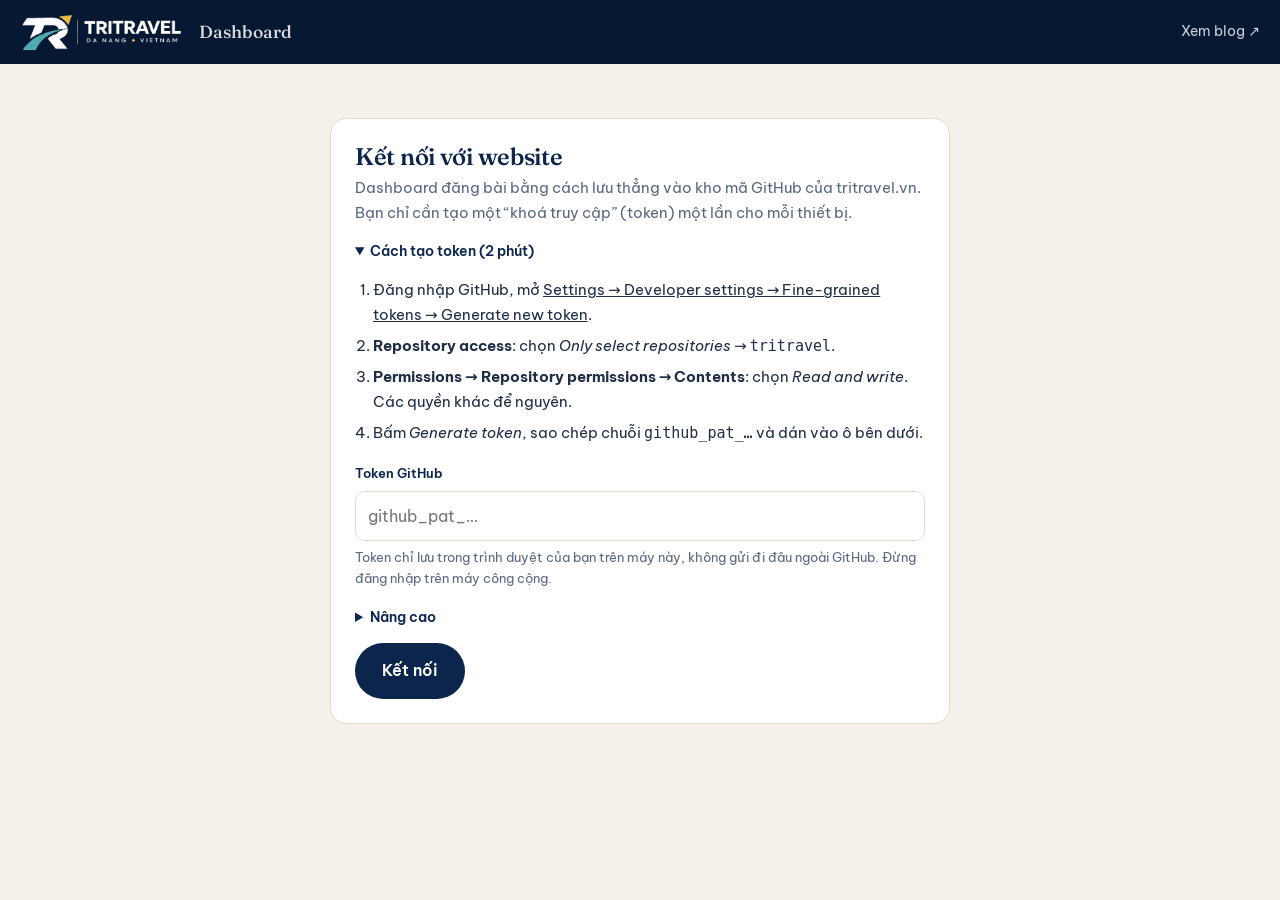
<file: admin/index.html>
<!DOCTYPE html>
<html lang="vi">
<head>
<meta charset="UTF-8">
<meta name="viewport" content="width=device-width, initial-scale=1">
<meta name="robots" content="noindex, nofollow">
<title>Dashboard – TriTravel</title>
<link rel="icon" href="/favicon.ico?v=2" type="image/x-icon">
<link rel="icon" href="/favicon-32.png?v=2" type="image/png" sizes="32x32">
<link rel="apple-touch-icon" href="/apple-touch-icon.png?v=2">
<link rel="preconnect" href="https://fonts.googleapis.com">
<link rel="preconnect" href="https://fonts.gstatic.com" crossorigin>
<link href="https://fonts.googleapis.com/css2?family=Be+Vietnam+Pro:wght@400;500;600;700&family=Fraunces:ital,opsz,wght@0,9..144,400..700;1,9..144,400..700&display=swap" rel="stylesheet">
<link rel="stylesheet" href="/assets/site.css">
<style>
body{background:#F4F1EA;font-size:16px}
[hidden]{display:none!important}
.adm-top{background:var(--navy-deep);color:#fff;position:sticky;top:0;z-index:20}
.adm-top .in{display:flex;align-items:center;gap:16px;height:64px;width:min(1240px,100% - 32px);margin:auto}
.adm-top img{height:40px;width:auto}
.adm-top b{font-family:var(--serif);font-weight:500;font-size:1.1rem;opacity:.85}
.adm-top .sp{flex:1}
.adm-top a,.adm-top button.txt{white-space:nowrap;color:rgba(255,255,255,.8);font-size:.88rem;background:none;border:0;text-decoration:none}
.adm-top a:hover,.adm-top button.txt:hover{color:var(--gold)}
.adm{width:min(1240px,100% - 32px);margin:32px auto 120px}
.card{background:#fff;border:1px solid var(--line);border-radius:16px;padding:24px}
.card h2{font-size:1.5rem;margin-bottom:6px}
.muted{color:var(--muted);font-size:.92rem}
.login{max-width:620px;margin:6vh auto}
.login ol{padding-left:1.2em;font-size:.94rem;color:var(--text)}
.login li{margin-bottom:6px}
.fld{display:grid;gap:6px;margin-bottom:16px}
.fld label{font-size:.82rem;font-weight:600;color:var(--navy)}
.fld input,.fld select,.fld textarea{font:inherit;width:100%;border:1.5px solid var(--line);border-radius:10px;padding:11px 12px;background:#fff;color:var(--text)}
.fld input:focus,.fld select:focus,.fld textarea:focus{outline:0;border-color:var(--teal)}
.fld small{color:var(--muted);font-size:.8rem}
.count{float:right;font-weight:400;color:var(--muted)}
.row2{display:grid;gap:16px}
@media(min-width:640px){.row2{grid-template-columns:1fr 1fr}}
.list-head{display:flex;flex-wrap:wrap;gap:16px;align-items:end;justify-content:space-between;margin-bottom:20px}
.list-head h1{font-size:2.2rem}
table.posts-t{width:100%;border-collapse:collapse}
.posts-t td{padding:14px 10px;border-top:1px solid var(--line);vertical-align:middle;font-size:.94rem}
.posts-t img{width:112px;aspect-ratio:1200/630;object-fit:cover;border-radius:8px;background:var(--sand)}
.posts-t b{font-family:var(--serif);font-size:1.1rem;color:var(--navy);font-weight:560;display:block}
.pill{font-size:.72rem;font-weight:600;padding:3px 10px;border-radius:99px;background:var(--teal-wash);color:#16545B;white-space:nowrap}
.pill.draft{background:#FFF3D6;color:#6B4B05}
.acts{display:flex;gap:6px;justify-content:flex-end;flex-wrap:wrap}
.mini{font-size:.82rem;font-weight:600;padding:7px 12px;border-radius:99px;border:1.5px solid var(--line);background:#fff;color:var(--navy);text-decoration:none}
.mini:hover{border-color:var(--navy)}
.mini.danger{color:#9A2C1E}
.mini.danger:hover{border-color:#9A2C1E}
.ed{display:grid;gap:20px}
@media(min-width:1020px){.ed{grid-template-columns:1fr 340px;align-items:start}.ed aside{position:sticky;top:84px}}
.ed-title{font-family:var(--serif)!important;font-size:clamp(1.6rem,3vw,2.2rem)!important;font-weight:560;color:var(--navy)!important;border:0!important;padding:4px 0!important;border-bottom:1.5px solid var(--line)!important;border-radius:0!important}
.tb{display:flex;flex-wrap:wrap;gap:4px;padding:8px;border:1.5px solid var(--line);border-bottom:0;border-radius:12px 12px 0 0;background:#FBFAF6;position:sticky;top:64px;z-index:5}
.tb button{font-size:.82rem;font-weight:600;padding:6px 10px;border-radius:7px;border:0;background:none;color:var(--navy)}
.tb button:hover{background:var(--teal-wash)}
.tb i{width:1px;background:var(--line);margin:4px 4px}
#editor,#html{border:1.5px solid var(--line);border-radius:0 0 12px 12px;padding:26px;min-height:420px;background:#fff}
#editor:focus{outline:0;border-color:var(--teal)}
#editor>*{max-width:none}
#editor:empty::before{content:"Bắt đầu viết ở đây… Dùng thanh công cụ phía trên để thêm tiêu đề, danh sách, ô mẹo, ảnh.";color:#A9B0BD}
#editor figure{position:relative}
#editor details>*:not(summary){display:block}
#html{width:100%;font:13px/1.6 ui-monospace,Menlo,monospace;resize:vertical}
.cover-box{aspect-ratio:1200/630;border:1.5px dashed var(--line);border-radius:12px;display:grid;place-items:center;text-align:center;color:var(--muted);font-size:.88rem;overflow:hidden;cursor:pointer;background:var(--paper)}
.cover-box img{width:100%;height:100%;object-fit:cover}
.cover-box:hover{border-color:var(--teal)}
.ed aside .row2{grid-template-columns:1fr}
.seg{display:flex;gap:4px;flex-wrap:wrap}
.seg button{font-size:.76rem;padding:5px 9px;border-radius:7px;border:1.5px solid var(--line);background:#fff;color:var(--navy)}
.seg button[aria-pressed=true]{background:var(--navy);border-color:var(--navy);color:#fff}
.save{display:grid;gap:8px;margin-top:6px}
.save .btn{width:100%}
.toast{position:fixed;left:50%;bottom:28px;transform:translateX(-50%);background:var(--navy-deep);color:#fff;padding:13px 22px;border-radius:12px;font-size:.92rem;z-index:100;max-width:min(92vw,560px);box-shadow:var(--shadow)}
.toast.err{background:#9A2C1E}
.modal{position:fixed;inset:0;background:rgba(7,24,51,.7);z-index:90;display:grid;grid-template-rows:auto 1fr;padding:20px;gap:12px}
.modal .bar{display:flex;gap:10px;justify-content:flex-end}
.modal iframe{width:100%;height:100%;border:0;border-radius:14px;background:#fff;margin:auto}
.modal iframe.phone{max-width:400px}
.busy{pointer-events:none;opacity:.55}
details.help summary{cursor:pointer;font-weight:600;color:var(--navy);font-size:.9rem}
</style>
</head>
<body>
<header class="adm-top"><div class="in">
  <a href="/"><img src="/images/logo/tritravel-logo-white.png" alt="TriTravel" width="163" height="40"></a>
  <b>Dashboard</b><span class="sp"></span>
  <a href="/blog.html" target="_blank" rel="noopener">Xem blog ↗</a>
  <button class="txt" id="logout" hidden>Đăng xuất</button>
</div></header>

<main class="adm">

<!-- ĐĂNG NHẬP -->
<section id="v-login" class="login card" hidden>
  <h2>Kết nối với website</h2>
  <p class="muted">Dashboard đăng bài bằng cách lưu thẳng vào kho mã GitHub của tritravel.vn. Bạn chỉ cần tạo một “khoá truy cập” (token) một lần cho mỗi thiết bị.</p>
  <details class="help" open><summary>Cách tạo token (2 phút)</summary>
    <ol>
      <li>Đăng nhập GitHub, mở <a href="https://github.com/settings/personal-access-tokens/new" target="_blank" rel="noopener">Settings → Developer settings → Fine-grained tokens → Generate new token</a>.</li>
      <li><b>Repository access</b>: chọn <i>Only select repositories</i> → <code id="repo-hint">tritravel</code>.</li>
      <li><b>Permissions → Repository permissions → Contents</b>: chọn <i>Read and write</i>. Các quyền khác để nguyên.</li>
      <li>Bấm <i>Generate token</i>, sao chép chuỗi <code>github_pat_…</code> và dán vào ô bên dưới.</li>
    </ol>
  </details>
  <div class="fld" style="margin-top:18px"><label for="token">Token GitHub</label><input id="token" type="password" autocomplete="off" placeholder="github_pat_…"><small>Token chỉ lưu trong trình duyệt của bạn trên máy này, không gửi đi đâu ngoài GitHub. Đừng đăng nhập trên máy công cộng.</small></div>
  <details class="help"><summary>Nâng cao</summary>
    <div class="row2" style="margin-top:12px">
      <div class="fld"><label for="repo">Kho mã</label><input id="repo" value="ntkimhoan267-lgtm/tritravel"></div>
      <div class="fld"><label for="branch">Nhánh</label><input id="branch" value="main"></div>
    </div>
  </details>
  <button class="btn btn-navy" id="login-btn" style="margin-top:14px">Kết nối</button>
</section>

<!-- DANH SÁCH -->
<section id="v-list" hidden>
  <div class="list-head">
    <div><h1>Bài viết</h1><p class="muted" id="list-sub"></p></div>
    <button class="btn btn-gold" id="new-btn">+ Viết bài mới</button>
  </div>
  <div class="card" style="padding:8px 16px"><table class="posts-t"><tbody id="rows"></tbody></table></div>
</section>

<!-- SOẠN BÀI -->
<section id="v-edit" hidden>
  <p><button class="mini" id="back-btn">← Danh sách bài</button></p>
  <div class="ed">
    <div class="card">
      <div class="fld"><input class="ed-title" id="p-title" placeholder="Tiêu đề bài viết" maxlength="110"></div>
      <div class="fld"><label for="p-excerpt">Mô tả ngắn <span class="count" id="c-excerpt"></span></label><textarea id="p-excerpt" rows="2" maxlength="200" placeholder="1–2 câu tóm tắt. Hiện dưới tiêu đề, trên Google và khi chia sẻ Facebook/Zalo."></textarea></div>
      <div class="tb" id="tb">
        <button data-b="h2" title="Tiêu đề mục – tự vào mục lục">Tiêu đề lớn</button><button data-b="h3">Tiêu đề nhỏ</button><button data-b="p">Đoạn văn</button><i></i>
        <button data-c="bold"><b>B</b></button><button data-c="italic"><em>I</em></button><button data-a="link">Link</button><i></i>
        <button data-c="insertUnorderedList">• Danh sách</button><button data-c="insertOrderedList">1. Số thứ tự</button><button data-a="steps">Các bước</button><button data-b="blockquote">Trích dẫn</button><i></i>
        <button data-a="note">Ô mẹo</button><button data-a="warn">Ô lưu ý</button><button data-a="meta" title="Dòng thông tin nhỏ: địa điểm · giờ · cách đi">Dòng thông tin</button><button data-a="faq">Hỏi đáp</button><button data-a="img">Ảnh</button><i></i>
        <button data-a="html" id="html-btn">HTML</button>
      </div>
      <p class="muted" id="own-page" hidden>Nội dung bài này là một trang riêng (<a id="own-page-link" target="_blank" rel="noopener">mở trang</a>) – ở đây chỉ sửa tiêu đề, mô tả, ảnh bìa và chuyên mục hiển thị trong Blog. Muốn sửa nội dung trang, nhắn người làm web.</p>
      <div id="editor" class="prose" contenteditable="true"></div>
      <textarea id="html" hidden spellcheck="false"></textarea>
      <input type="file" id="img-file" accept="image/*" hidden>
    </div>
    <aside class="card">
      <div class="fld"><label>Ảnh bìa (1200 × 630) *</label>
        <div class="cover-box" id="cover-box"><span>Bấm để chọn ảnh<br>Tự cắt đúng cỡ và đóng logo TriTravel</span></div>
        <input type="file" id="cover-file" accept="image/*" hidden>
        <small>Vị trí logo – tránh đè lên mặt người hoặc chữ:</small>
        <div class="seg" id="corner"><button data-v="top-right" aria-pressed="true">Trên phải</button><button data-v="top-left" aria-pressed="false">Trên trái</button><button data-v="bottom-right" aria-pressed="false">Dưới phải</button><button data-v="bottom-left" aria-pressed="false">Dưới trái</button></div>
        <small>Phần ảnh giữ lại khi cắt:</small>
        <input type="range" id="focus" min="0" max="100" value="50" aria-label="Vị trí cắt ảnh">
      </div>
      <div class="fld"><label for="p-alt">Mô tả ảnh bìa</label><input id="p-alt" placeholder="Vd: Cầu Rồng lúc hoàng hôn"></div>
      <div class="row2">
        <div class="fld"><label for="p-cat">Chuyên mục</label><select id="p-cat"></select></div>
        <div class="fld"><label for="p-date">Ngày đăng</label><input id="p-date" type="date"></div>
      </div>
      <details class="help" style="margin-bottom:16px"><summary>Bản tiếng Anh (tuỳ chọn)</summary>
        <div class="fld" style="margin-top:12px"><label for="p-title-en">Tiêu đề tiếng Anh</label><input id="p-title-en"></div>
        <div class="fld"><label for="p-excerpt-en">Mô tả ngắn tiếng Anh</label><textarea id="p-excerpt-en" rows="2"></textarea></div>
      </details>
      <p class="muted" id="p-url" style="word-break:break-all"></p>
      <div class="save">
        <button class="btn btn-gold" id="publish-btn">Đăng bài</button>
        <button class="btn btn-line" id="preview-btn">Xem trước</button>
        <button class="btn btn-line" id="draft-btn">Lưu nháp (chưa hiện trên web)</button>
      </div>
      <p class="muted" style="margin:14px 0 0">Sau khi đăng, website cập nhật trong khoảng 1–2 phút.</p>
    </aside>
  </div>
</section>
</main>

<div class="modal" id="modal" hidden>
  <div class="bar"><button class="mini" data-pv="desk">Máy tính</button><button class="mini" data-pv="phone">Điện thoại</button><button class="mini" id="modal-close">Đóng ✕</button></div>
  <iframe id="pv" title="Xem trước"></iframe>
</div>
<div class="toast" id="toast" hidden></div>

<script src="/assets/render.js"></script>
<script src="/admin/admin.js"></script>
</body>
</html>
</file>
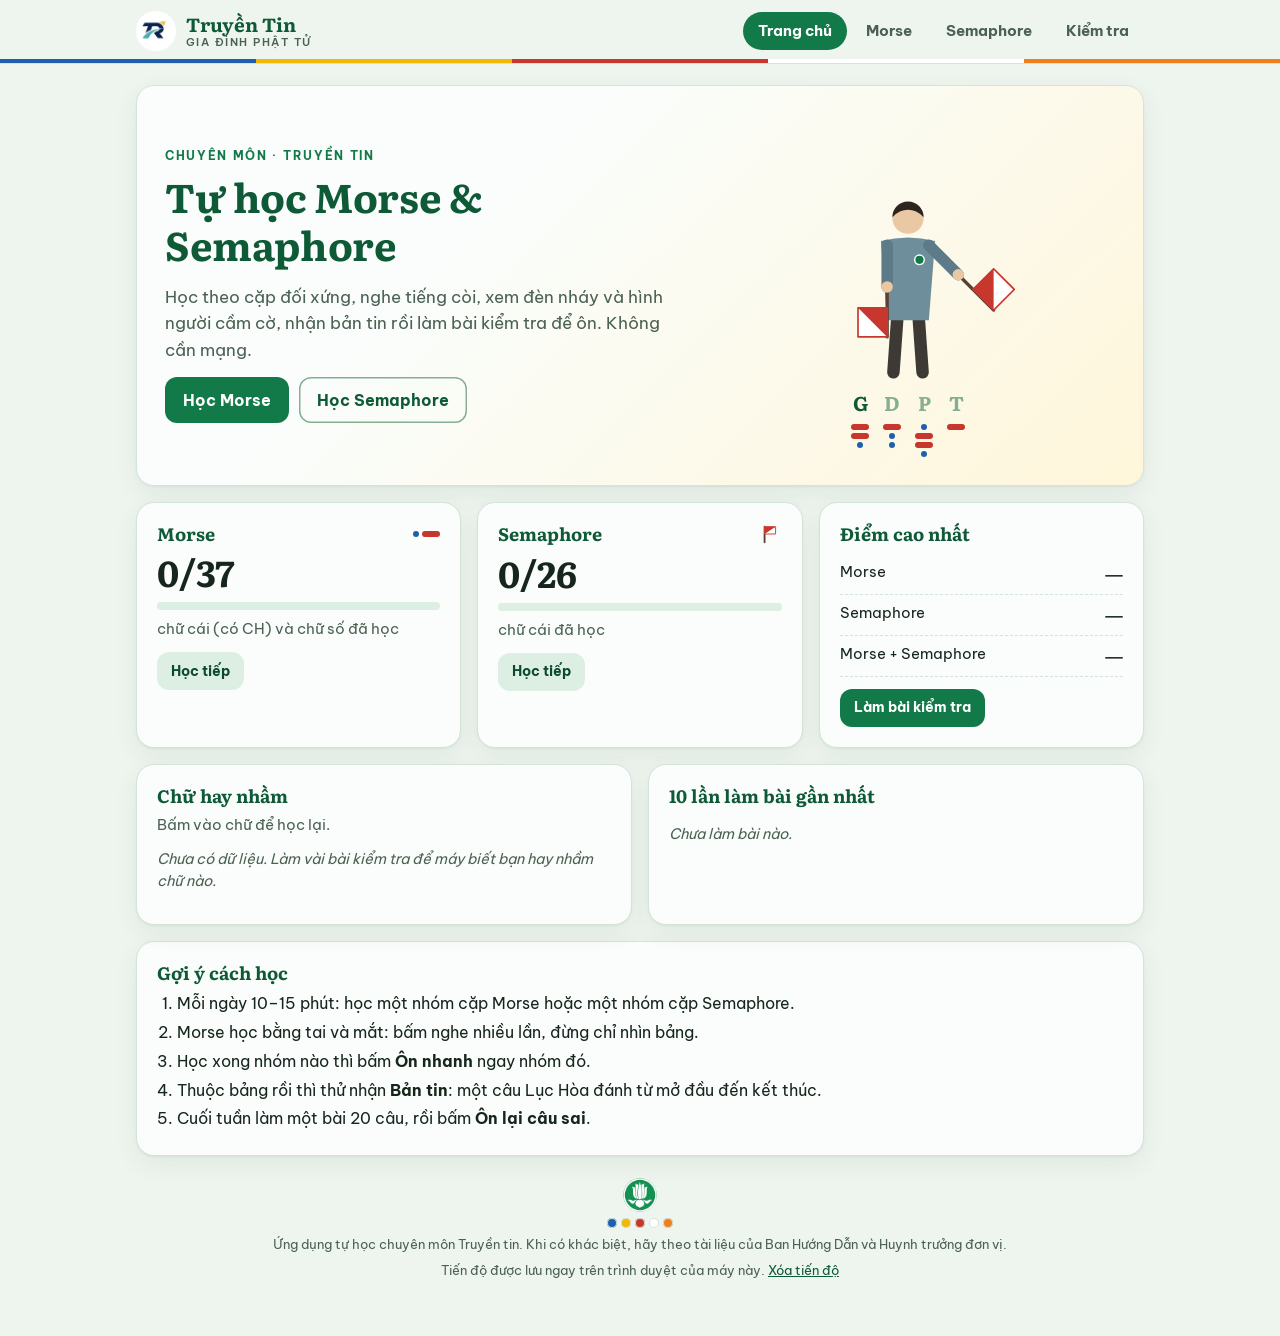
<file: gdpt/index.html>
<!doctype html>
<html lang="vi">
<head>
<meta charset="utf-8">
<meta name="viewport" content="width=device-width, initial-scale=1, viewport-fit=cover">
<meta name="theme-color" content="#127A49">
<title>Truyền Tin GĐPT</title>
<meta name="description" content="Tự học Morse và Semaphore cho đoàn sinh Gia Đình Phật Tử, có bài kiểm tra để ôn bài.">
<link rel="canonical" href="https://tritravel.vn/gdpt/">
<meta property="og:site_name" content="TriTravel">
<meta property="og:locale" content="vi_VN">
<meta property="og:type" content="website">
<meta property="og:title" content="Truyền Tin GĐPT – Tự học Morse và Semaphore">
<meta property="og:description" content="Tự học Morse và Semaphore cho đoàn sinh Gia Đình Phật Tử, có bài kiểm tra để ôn bài.">
<meta property="og:url" content="https://tritravel.vn/gdpt/">
<meta property="og:image" content="https://tritravel.vn/images/gdpt-share.jpg">
<meta property="og:image:width" content="1200">
<meta property="og:image:height" content="630">
<meta property="og:image:alt" content="Truyền Tin GĐPT – Morse và Semaphore">
<meta name="twitter:card" content="summary_large_image">
<meta name="twitter:title" content="Truyền Tin GĐPT – Tự học Morse và Semaphore">
<meta name="twitter:description" content="Tự học Morse và Semaphore cho đoàn sinh Gia Đình Phật Tử, có bài kiểm tra để ôn bài.">
<meta name="twitter:image" content="https://tritravel.vn/images/gdpt-share.jpg">
<link rel="icon" href="/favicon.ico?v=2" type="image/x-icon">
<link rel="icon" href="/favicon-32.png?v=2" type="image/png" sizes="32x32">
<link rel="apple-touch-icon" href="/apple-touch-icon.png?v=2">
<style>
/* Phông nhúng sẵn (Be Vietnam Pro, Literata — SIL Open Font License) để dấu tiếng Việt hiển thị đúng, kể cả khi không có mạng */
@font-face{font-family:'Be Vietnam Pro';font-style:normal;font-weight:400;font-display:swap;src:url([data-uri]) format('woff2');unicode-range:U+0102-0103,U+0110-0111,U+0128-0129,U+0168-0169,U+01A0-01A1,U+01AF-01B0,U+0300-0301,U+0303-0304,U+0308-0309,U+0323,U+0329,U+1EA0-1EF9,U+20AB}
@font-face{font-family:'Be Vietnam Pro';font-style:normal;font-weight:400;font-display:swap;src:url([data-uri]) format('woff2');unicode-range:U+0000-00FF,U+0131,U+0152-0153,U+02BB-02BC,U+02C6,U+02DA,U+02DC,U+0304,U+0308,U+0329,U+2000-206F,U+20AC,U+2122,U+2191,U+2193,U+2212,U+2215,U+FEFF,U+FFFD}
@font-face{font-family:'Be Vietnam Pro';font-style:normal;font-weight:600;font-display:swap;src:url([data-uri]) format('woff2');unicode-range:U+0102-0103,U+0110-0111,U+0128-0129,U+0168-0169,U+01A0-01A1,U+01AF-01B0,U+0300-0301,U+0303-0304,U+0308-0309,U+0323,U+0329,U+1EA0-1EF9,U+20AB}
@font-face{font-family:'Be Vietnam Pro';font-style:normal;font-weight:600;font-display:swap;src:url([data-uri]) format('woff2');unicode-range:U+0000-00FF,U+0131,U+0152-0153,U+02BB-02BC,U+02C6,U+02DA,U+02DC,U+0304,U+0308,U+0329,U+2000-206F,U+20AC,U+2122,U+2191,U+2193,U+2212,U+2215,U+FEFF,U+FFFD}
@font-face{font-family:'Be Vietnam Pro';font-style:normal;font-weight:700;font-display:swap;src:url([data-uri]) format('woff2');unicode-range:U+0102-0103,U+0110-0111,U+0128-0129,U+0168-0169,U+01A0-01A1,U+01AF-01B0,U+0300-0301,U+0303-0304,U+0308-0309,U+0323,U+0329,U+1EA0-1EF9,U+20AB}
@font-face{font-family:'Be Vietnam Pro';font-style:normal;font-weight:700;font-display:swap;src:url([data-uri]) format('woff2');unicode-range:U+0000-00FF,U+0131,U+0152-0153,U+02BB-02BC,U+02C6,U+02DA,U+02DC,U+0304,U+0308,U+0329,U+2000-206F,U+20AC,U+2122,U+2191,U+2193,U+2212,U+2215,U+FEFF,U+FFFD}
@font-face{font-family:'Literata';font-style:normal;font-weight:700;font-display:swap;src:url([data-uri]) format('woff2');unicode-range:U+0102-0103,U+0110-0111,U+0128-0129,U+0168-0169,U+01A0-01A1,U+01AF-01B0,U+0300-0301,U+0303-0304,U+0308-0309,U+0323,U+0329,U+1EA0-1EF9,U+20AB}
@font-face{font-family:'Literata';font-style:normal;font-weight:700;font-display:swap;src:url([data-uri]) format('woff2');unicode-range:U+0000-00FF,U+0131,U+0152-0153,U+02BB-02BC,U+02C6,U+02DA,U+02DC,U+0304,U+0308,U+0329,U+2000-206F,U+20AC,U+2122,U+2191,U+2193,U+2212,U+2215,U+FEFF,U+FFFD}
/* Bố cục: thanh trên cùng dính (trên điện thoại là thanh tab dưới đáy) + một cột 1040px gồm các thẻ.
   Màu: xanh lá của huy hiệu GĐPT làm màu chính; năm màu cờ Phật giáo làm điểm nhấn; cờ semaphore đỏ – trắng như bảng chuẩn. */
:root{
  --bg:#EEF5EF; --surface:#FAFDFB; --tile:#FFFFFF; --warm:#FFF6DA; --line:#D3E4D8;
  --ink:#16261C; --ink-2:#4B6153;
  --head:#0E5A37; --head-2:#0B4A2D;
  --brand:#127A49; --brand-d:#0D6139; --on-brand:#FFFFFF; --key-edge:#08391F;
  --muted:#86AE93; --soft:#DDEEE2; --soft-2:#CBE4D3;
  --green:#127A49; --green-l:#E0F2E6; --green-ink:#0D4529; --ok-line:#A6D2B4;
  --red:#C8372D; --red-l:#FBE3DF; --bad-line:#EDB7AE; --warn-ink:#7D1F17;
  --yellow:#F2B705; --hl:#FFF3C4; --cta:#B4520F; --cta-d:#94420A;
  --lam:#6F8E9B; --lam-d:#5C7A87; --skin:#EBC8A4; --hair:#2E2420; --leg:#3D3A36; --pole:#5A4033; --pin:#127A49;
  --flag-r:#C8372D; --flag-w:#FFFFFF;
  --f-blue:#1F5FAD; --f-yellow:#F2B705; --f-red:#C8372D; --f-white:#FFFFFF; --f-orange:#EE7F1B;
  --ring:rgba(18,122,73,.45); --dot:#1F5FAD; --dash:#C8372D;
  --shadow:0 1px 2px rgba(15,60,35,.05),0 8px 24px rgba(15,60,35,.07);
  --r:18px; --hdr:62px; --safe-t:env(safe-area-inset-top,0px); --safe-b:env(safe-area-inset-bottom,0px);
  --serif:"Literata","Noto Serif","Times New Roman",serif;
  --sans:"Be Vietnam Pro",-apple-system,"Segoe UI",Roboto,Arial,sans-serif;
}
@media (prefers-color-scheme: dark){
  :root:not([data-theme="light"]){
    --bg:#0E1913; --surface:#15231B; --tile:#1A2B21; --warm:#1F2A1B; --line:#2A3E31;
    --ink:#E6F0E8; --ink-2:#A6BBAD; --head:#8FD6AB; --head-2:#C2EBD0;
    --brand:#138150; --brand-d:#0F6B42; --key-edge:#04100A;
    --muted:#557560; --soft:#21362A; --soft-2:#2B4535;
    --green:#8FD6AB; --green-l:#163425; --green-ink:#C2EBD0; --ok-line:#2C5A41;
    --red:#F0897A; --red-l:#3A1F1C; --bad-line:#6E3730; --warn-ink:#F6BDB2; --hl:#3A3216;
    --hair:#4E3E37; --leg:#8E9A92; --pole:#B9A08F; --pin:#2FA86B;
    --ring:rgba(143,214,171,.5); --shadow:0 1px 2px rgba(0,0,0,.35),0 8px 24px rgba(0,0,0,.28); --dot:#7FB2F5; --dash:#F0897A;
    color-scheme:dark;
  }
}
:root[data-theme="dark"]{
  --bg:#0E1913; --surface:#15231B; --tile:#1A2B21; --warm:#1F2A1B; --line:#2A3E31;
  --ink:#E6F0E8; --ink-2:#A6BBAD; --head:#8FD6AB; --head-2:#C2EBD0;
  --brand:#138150; --brand-d:#0F6B42; --key-edge:#04100A;
  --muted:#557560; --soft:#21362A; --soft-2:#2B4535;
  --green:#8FD6AB; --green-l:#163425; --green-ink:#C2EBD0; --ok-line:#2C5A41;
  --red:#F0897A; --red-l:#3A1F1C; --bad-line:#6E3730; --warn-ink:#F6BDB2; --hl:#3A3216;
  --hair:#4E3E37; --leg:#8E9A92; --pole:#B9A08F; --pin:#2FA86B;
  --ring:rgba(143,214,171,.5); --shadow:0 1px 2px rgba(0,0,0,.35),0 8px 24px rgba(0,0,0,.28); --dot:#7FB2F5; --dash:#F0897A;
  color-scheme:dark;
}
*{box-sizing:border-box}
[hidden]{display:none!important}
html{-webkit-text-size-adjust:100%;scroll-behavior:smooth}
body{margin:0;background:var(--bg);color:var(--ink);font:16px/1.55 var(--sans);-webkit-tap-highlight-color:transparent}
h1,h2,h3{font-family:var(--serif);color:var(--head);line-height:1.2;margin:0 0 .4em;font-weight:700}
h1{font-size:clamp(28px,5.4vw,40px);letter-spacing:-.01em}
h2{font-size:22px} h3{font-size:18px}
p{margin:0 0 .8em}
a{color:var(--head)}
button,input,select,textarea{font:inherit;color:inherit}
.eyebrow{font-size:12px;letter-spacing:.14em;text-transform:uppercase;color:var(--green);font-weight:700;margin:0 0 6px}
.muted{color:var(--ink-2);font-size:14.5px}
.small{font-size:13.5px;color:var(--ink-2)}
.row{display:flex;flex-wrap:wrap;gap:10px;align-items:center}
.card{background:var(--surface);border:1px solid var(--line);border-radius:var(--r);padding:20px;box-shadow:var(--shadow);margin-bottom:16px}
.note{background:var(--bg);border-left:3px solid var(--muted);padding:10px 14px;border-radius:0 10px 10px 0;font-size:14px;color:var(--ink-2);margin:12px 0 0}
.warn{background:var(--red-l);border:1px solid var(--bad-line);color:var(--warn-ink);padding:10px 14px;border-radius:12px;margin-bottom:14px;font-size:14px}

/* header */
.topbar{position:sticky;top:var(--safe-t);z-index:20;background:var(--bg);border-bottom:1px solid var(--line)}
.topbar::after{content:"";position:absolute;left:0;right:0;bottom:-1px;height:4px;background:linear-gradient(90deg,var(--f-blue) 0 20%,var(--f-yellow) 20% 40%,var(--f-red) 40% 60%,var(--f-white) 60% 80%,var(--f-orange) 80% 100%);box-shadow:0 1px 0 var(--line)}
.topbar-in{max-width:1040px;margin:0 auto;padding:10px 16px;display:flex;align-items:center;gap:12px;min-height:var(--hdr)}
.brand{display:flex;align-items:center;gap:10px;text-decoration:none;border:0;background:none;padding:0;cursor:pointer;text-align:left;color:var(--head);font-family:var(--serif);font-weight:700;font-size:19px;line-height:1.1}
.brand small{display:block;font-family:var(--sans);font-weight:600;font-size:10.5px;letter-spacing:.14em;text-transform:uppercase;color:var(--ink-2);margin-top:2px}
.logo{width:40px;height:40px;flex:none;border-radius:50%;display:block}
nav.tabs{margin-left:auto;display:flex;gap:4px}
nav.tabs button{border:0;background:transparent;cursor:pointer;padding:8px 15px;border-radius:999px;color:var(--ink-2);text-decoration:none;font-weight:650;font-size:14.5px;display:flex;align-items:center;gap:6px}
nav.tabs button:hover{background:var(--soft)}
nav.tabs button.active{background:var(--brand);color:var(--on-brand)}
nav.tabs svg{width:20px;height:20px;display:none}
main{max-width:1040px;margin:0 auto;padding:22px 16px 56px}
.foot{text-align:center;font-size:13px;color:var(--ink-2);margin-top:22px;display:flex;flex-direction:column;align-items:center;gap:6px}
.foot img{width:34px;height:34px;border-radius:50%}
.flagdots{display:inline-flex;gap:4px}
.flagdots i{width:10px;height:10px;border-radius:50%;box-shadow:inset 0 0 0 1px var(--line)}
@media (max-width:720px){
  nav.tabs{position:fixed;left:0;right:0;bottom:0;margin:0;background:var(--surface);border-top:1px solid var(--line);padding:6px 6px calc(6px + var(--safe-b));justify-content:space-around;z-index:40;box-shadow:0 -4px 20px rgba(0,0,0,.06)}
  nav.tabs button{flex:1;flex-direction:column;gap:2px;font-size:11.5px;padding:6px 2px;border-radius:12px}
  nav.tabs button.active{background:var(--soft);color:var(--head)}
  nav.tabs svg{display:block}
  main{padding-bottom:100px}
  .card{padding:16px}
}

.view{display:none}
.view.active{display:block;animation:fade .25s ease}
@keyframes fade{from{transform:translateY(4px)}to{transform:none}}
.vhead{display:flex;flex-wrap:wrap;align-items:flex-end;justify-content:space-between;gap:12px;margin-bottom:16px}
.vhead h1{margin:0}

/* controls */
.btn{display:inline-flex;align-items:center;justify-content:center;gap:8px;border:0;border-radius:12px;padding:11px 18px;font-weight:700;cursor:pointer;background:var(--brand);color:var(--on-brand);min-height:46px;text-decoration:none;transition:background .15s,transform .05s}
.btn:hover{background:var(--brand-d)}
.btn:active{transform:translateY(1px)}
.btn.ghost{background:transparent;color:var(--head);box-shadow:inset 0 0 0 1.5px var(--muted)}
.btn.ghost:hover{background:var(--soft)}
.btn.soft{background:var(--soft);color:var(--head-2)}
.btn.soft:hover{background:var(--soft-2)}
.btn.green{background:var(--cta)}
.btn.green:hover{background:var(--cta-d)}
.btn.sm{min-height:38px;padding:8px 14px;font-size:14px}
.btn.wide{width:100%}
.btn:disabled{opacity:.45;cursor:default}
.link{background:none;border:0;color:var(--head);text-decoration:underline;cursor:pointer;padding:0;font-size:inherit}
.seg{display:inline-flex;flex-wrap:wrap;background:var(--soft);border-radius:14px;padding:4px;gap:2px}
.seg button{border:0;background:transparent;padding:8px 14px;border-radius:10px;font-weight:650;color:var(--ink-2);cursor:pointer;font-size:14.5px}
.seg button.on{background:var(--surface);color:var(--head);box-shadow:0 1px 3px rgba(60,40,30,.14)}
.check{display:inline-flex;align-items:center;gap:8px;font-size:14.5px;cursor:pointer;user-select:none}
.check input{width:18px;height:18px;accent-color:var(--head)}
.icon-btn{width:40px;height:40px;border-radius:12px;border:1px solid var(--line);background:var(--surface);display:inline-flex;align-items:center;justify-content:center;cursor:pointer;color:var(--ink-2)}
.icon-btn[aria-pressed="true"]{background:var(--brand);color:var(--on-brand);border-color:var(--brand)}
.icon-btn svg{width:20px;height:20px}
select,input[type=text],textarea{background:var(--tile);border:1.5px solid var(--line);border-radius:12px;padding:10px 12px;width:100%;outline:none}
select{width:auto;padding:8px 10px}
select:focus,input:focus,textarea:focus{border-color:var(--muted)}
textarea{resize:vertical;min-height:64px}
:focus-visible{outline:3px solid var(--ring);outline-offset:2px}

/* morse visuals */
.mc{display:inline-flex;align-items:center;gap:5px;vertical-align:middle}
.mc i{display:block;height:10px;border-radius:99px;background:currentColor}
.mc i.d{width:10px}.mc i.h{width:30px}
.mc.sm{gap:3px}.mc.sm i{height:6px}.mc.sm i.d{width:6px}.mc.sm i.h{width:18px}
.mc.lg{gap:6px}.mc.lg i{height:13px}.mc.lg i.d{width:13px}.mc.lg i.h{width:40px}
.mc.xl{gap:9px}.mc.xl i{height:18px}.mc.xl i.d{width:18px}.mc.xl i.h{width:56px}
.spell{font-size:12.5px;color:var(--ink-2)}
.lamp{width:52px;height:52px;border-radius:50%;flex:none;background:radial-gradient(circle at 35% 32%,#8E9C93,#36433B 70%);box-shadow:inset 0 -4px 10px rgba(0,0,0,.35),0 0 0 4px var(--soft);transition:background .03s,box-shadow .03s}
.lamp.on{background:radial-gradient(circle at 35% 32%,#FFFBE6,#FFD24A 42%,#EE7F1B);box-shadow:0 0 26px 10px rgba(242,160,30,.55),0 0 0 4px #F7D57A}
.lamp.big{width:96px;height:96px}

/* home */
.hero{display:grid;grid-template-columns:1.25fr 1fr;gap:20px;align-items:center;padding:28px;background:linear-gradient(135deg,var(--surface) 35%,var(--warm))}
.hero .lead{font-size:17px;color:var(--ink-2);max-width:46ch}
.hero-art{text-align:center}
.hero-fig{max-width:250px;margin:0 auto}
.hero-word{display:flex;justify-content:center;gap:14px;margin-top:4px}
.hero-word span{display:flex;flex-direction:column;align-items:center;gap:6px;font-family:var(--serif);font-weight:700;font-size:20px;color:var(--muted);transition:color .2s}
.hero-word span.on{color:var(--head)}
@media (max-width:720px){.hero{grid-template-columns:1fr;padding:20px}.hero-art{order:-1}.hero-fig{max-width:190px}}
.grid3{display:grid;grid-template-columns:repeat(3,1fr);gap:16px}
.grid2{display:grid;grid-template-columns:1fr 1fr;gap:16px}
@media (max-width:820px){.grid3{grid-template-columns:1fr}.grid2{grid-template-columns:1fr}}
.grid3 .card,.grid2 .card{margin-bottom:0}
.grid3,.grid2{margin-bottom:16px}
.stat h3{margin:0}
.stat-h{display:flex;align-items:center;justify-content:space-between;gap:8px;margin-bottom:10px}
.big-num{font-family:var(--serif);font-size:36px;font-weight:700;color:var(--ink);line-height:1}
.pbar{height:8px;background:var(--soft);border-radius:99px;overflow:hidden;margin:12px 0 8px}
.pbar i{display:block;height:100%;width:0;background:var(--brand);border-radius:99px;transition:width .4s}
.best{list-style:none;margin:0 0 12px;padding:0}
.best li{display:flex;justify-content:space-between;padding:6px 0;border-bottom:1px dashed var(--line);font-size:15px}
.best li b{font-family:var(--serif);font-size:18px}
.weak{display:flex;flex-wrap:wrap;gap:8px;align-items:flex-start}
.wchip{display:flex;flex-direction:column;align-items:center;gap:4px;min-width:66px;padding:10px 10px 8px;border-radius:14px;border:1px solid var(--line);background:var(--tile);cursor:pointer}
.wchip b{font-family:var(--serif);font-size:22px;color:var(--head);line-height:1}
.wchip em{font-style:normal;font-size:11px;color:var(--red);font-weight:700}
.wchip .tagp{font-size:10.5px;letter-spacing:.08em;text-transform:uppercase;color:var(--ink-2)}
.hist{list-style:none;margin:0;padding:0}
.hist li{display:grid;grid-template-columns:1fr auto;gap:2px 10px;padding:9px 0;border-bottom:1px solid var(--line)}
.hist li:last-child{border-bottom:0}
.hist .h-l{font-weight:650}
.hist .h-s{font-family:var(--serif);font-weight:700;font-size:18px;text-align:right;grid-row:span 2;align-self:center}
.hist .h-d{font-size:12.5px;color:var(--ink-2)}
.empty-msg{color:var(--ink-2);font-size:14.5px;font-style:italic}
.tips ol{margin:0;padding-left:20px}
.tips li{margin:4px 0}

/* player bar */
.player{position:sticky;top:calc(var(--hdr) + 12px + var(--safe-t));z-index:10;display:flex;align-items:center;gap:14px;padding:12px 16px;flex-wrap:wrap}
.player .now{flex:1;display:flex;align-items:center;gap:12px;min-width:120px}
.now-l{font-family:var(--serif);font-size:32px;font-weight:700;color:var(--head);min-width:28px;line-height:1}
.now-c{color:var(--ink)}
.now-c .small{white-space:nowrap}
@media (max-width:560px){.now-c .small{font-size:12px}}
.speed{display:inline-flex;align-items:center;gap:8px;font-size:14px;color:var(--ink-2);font-weight:600}
@media (max-width:560px){.player{gap:8px;padding:10px 12px;flex-wrap:nowrap}.player .lamp{width:40px;height:40px}.player .now{min-width:0;gap:8px;overflow:hidden}.now-l{font-size:24px;min-width:18px}.now-c .mc{gap:3px}.now-c .mc i{height:6px}.now-c .mc i.d{width:6px}.now-c .mc i.h{width:14px}.speed span{display:none}.speed select{padding:6px 2px;font-size:13px}.player .icon-btn{width:34px;height:34px;flex:none}.player .lamp{width:38px;height:38px}
.lcard .spell{font-size:11.5px}.player .icon-btn svg{width:18px;height:18px}}
@media (max-width:720px){.vhead .seg{width:100%;flex-wrap:nowrap;overflow-x:auto;scrollbar-width:none}.vhead .seg::-webkit-scrollbar{display:none}.vhead .seg button{flex:1 0 auto;padding:8px 12px;font-size:13.5px;white-space:nowrap}}

/* basics */
details.basics>summary{cursor:pointer;font-family:var(--serif);font-size:20px;font-weight:700;color:var(--head);list-style:none;display:flex;align-items:center;justify-content:space-between}
details.basics>summary::-webkit-details-marker{display:none}
details.basics>summary::after{content:"+";font-family:var(--sans);font-size:24px;color:var(--muted);font-weight:400}
details.basics[open]>summary::after{content:"–"}
details.basics[open]>summary{margin-bottom:12px}
.basics ul{margin:0;padding-left:20px}
.basics li{margin:6px 0}
.tl-wrap{overflow-x:auto;margin:14px 0 4px;padding-bottom:4px}
.timeline{display:flex;align-items:flex-start;gap:0;min-width:max-content}
.seg-u{display:flex;flex-direction:column;align-items:center;gap:4px}
.seg-u .bar{height:16px;border-radius:4px}
.seg-u.on .bar{background:var(--brand)}
.seg-u.off .bar{background:repeating-linear-gradient(90deg,var(--soft) 0 2px,transparent 2px 6px)}
.seg-u .lb{font-size:11px;color:var(--ink-2);white-space:nowrap}
.seg-u.on .lb{color:var(--head);font-weight:700}

/* group chips */
.chips{display:flex;gap:8px;overflow-x:auto;padding:2px 2px 8px;margin-bottom:8px;scrollbar-width:thin}
.chip{flex:none;border:1px solid var(--line);background:var(--surface);border-radius:14px;padding:9px 13px;text-align:left;cursor:pointer;position:relative;min-width:118px}
.chip b{display:block;font-size:14px;color:var(--head)}
.chip span{font-size:12.5px;color:var(--ink-2);letter-spacing:.04em}
.chip .cnt{position:absolute;top:8px;right:10px;font-size:11px;font-weight:700;color:var(--green)}
.chip.on{background:var(--brand);border-color:var(--brand)}
.chip.on b,.chip.on span,.chip.on .cnt{color:var(--on-brand)}
.gp-tip{background:var(--green-l);border-radius:12px;padding:12px 14px;color:var(--green-ink);font-size:15px;margin:6px 0 16px}
.lgrid{display:grid;grid-template-columns:repeat(auto-fill,minmax(132px,1fr));gap:10px;margin-bottom:16px}
.lcard{background:var(--tile);border:1.5px solid var(--line);border-radius:16px;padding:14px 10px 12px;display:flex;flex-direction:column;align-items:center;gap:9px;cursor:pointer;position:relative;transition:border-color .15s,box-shadow .15s}
.lcard:hover{border-color:var(--muted)}
.lcard .big{font-family:var(--serif);font-size:36px;font-weight:700;color:var(--head);line-height:1}
.lcard .pair{font-size:11.5px;color:var(--green);font-weight:650}
.lcard.learned::after{content:"✓";position:absolute;top:7px;right:10px;font-size:13px;color:var(--green);font-weight:800}
.lcard.playing{border-color:var(--yellow);box-shadow:0 0 0 4px rgba(237,180,60,.3)}
.tgrid{display:grid;grid-template-columns:repeat(auto-fill,minmax(112px,1fr));gap:8px}
.tcell{background:var(--tile);border:1px solid var(--line);border-radius:12px;padding:10px;display:flex;align-items:center;gap:10px;cursor:pointer}
.tcell b{font-family:var(--serif);font-size:22px;color:var(--head);min-width:20px}
.tcell.playing{border-color:var(--yellow);box-shadow:0 0 0 3px rgba(237,180,60,.3)}
.prolist{display:grid;gap:8px}
.pro{display:grid;grid-template-columns:auto 1fr auto;gap:12px;align-items:center;background:var(--tile);border:1px solid var(--line);border-radius:12px;padding:10px 12px}
.pro b{font-family:var(--serif);font-size:18px;color:var(--head);min-width:44px}
.pro .pm{display:flex;flex-direction:column;gap:5px}

/* practice */
.keyer-out{background:var(--bg);border-radius:14px;padding:16px;margin:14px 0;min-height:110px}
.kcur{display:flex;align-items:center;gap:12px;min-height:30px;color:var(--head)}
.kcur .ph{color:var(--muted)}
.k-guess{font-family:var(--serif);font-weight:700;font-size:22px}
.ktxt{font-family:var(--serif);font-size:28px;font-weight:700;color:var(--ink);letter-spacing:.06em;margin-top:8px;word-break:break-word;min-height:38px}
.ktxt.empty::before{content:"Chữ dịch được sẽ hiện ở đây";font-size:15px;font-weight:400;color:var(--muted);letter-spacing:0;font-family:var(--sans)}
.keypad{display:flex;gap:10px;justify-content:center;flex-wrap:wrap;margin:6px 0 12px}
.key{min-width:92px;height:70px;border-radius:16px;border:1.5px solid var(--line);background:var(--tile);cursor:pointer;display:flex;flex-direction:column;align-items:center;justify-content:center;gap:6px;font-weight:700;color:var(--head);touch-action:manipulation;user-select:none}
.key span{font-size:13px;color:var(--ink-2)}
.key:active{background:var(--soft)}
.key.soft{background:var(--soft)}
.key.ghost{color:var(--ink-2)}
.bigkey{display:block;width:min(260px,100%);height:150px;margin:6px auto 12px;border-radius:999px;border:0;background:radial-gradient(circle at 40% 30%,var(--muted),var(--brand) 60%,var(--brand-d));color:var(--on-brand);font-weight:700;font-size:18px;box-shadow:0 8px 0 var(--key-edge),0 12px 24px rgba(60,40,30,.25);cursor:pointer;touch-action:none;user-select:none;-webkit-user-select:none;-webkit-touch-callout:none;transition:transform .05s,box-shadow .05s}
.bigkey.down{transform:translateY(6px);box-shadow:0 2px 0 var(--key-edge),0 4px 10px rgba(60,40,30,.25)}
.tw{display:inline-flex;gap:10px;margin:0 18px 12px 0;padding:8px 10px;border-radius:12px;background:var(--tile);border:1px solid var(--line);flex-wrap:wrap}
.tl{display:flex;flex-direction:column;align-items:center;gap:6px;padding:4px 6px;border-radius:8px}
.tl b{font-family:var(--serif);font-size:18px;color:var(--head)}
.tl.playing{background:var(--hl)}
.trout{margin-top:12px}
.telex-line{font-family:var(--serif);font-weight:700;letter-spacing:.06em;color:var(--green);margin:8px 0 0;min-height:1.4em}
.vn-grid{display:grid;grid-template-columns:1fr 1fr;gap:16px}
@media (max-width:720px){.vn-grid{grid-template-columns:1fr}}
table.simple{width:100%;border-collapse:collapse;font-size:15px}
table.simple th,table.simple td{padding:8px 10px;border-bottom:1px solid var(--line);text-align:left}
table.simple th{font-size:12px;letter-spacing:.08em;text-transform:uppercase;color:var(--ink-2);font-weight:700}
table.simple td b{font-family:var(--serif);font-size:19px;color:var(--head)}
.code-tag{font-family:var(--serif);font-weight:700;color:var(--green);letter-spacing:.06em}
.ex{display:flex;align-items:center;gap:12px;flex-wrap:wrap;padding:10px 12px;border:1px solid var(--line);border-radius:12px;background:var(--tile);margin-bottom:8px}
.ex .vi{font-weight:700;min-width:120px}
.ex .arrow{color:var(--muted)}

/* semaphore */
.sfig{display:block;width:100%;height:auto;overflow:visible}
.sfig.mini{width:52px;display:inline-block;vertical-align:middle}
.spanel{display:grid;grid-template-columns:minmax(220px,340px) 1fr;gap:24px;align-items:center}
@media (max-width:720px){.spanel{grid-template-columns:1fr;gap:10px}}
.sp-fig{max-width:340px;width:100%;margin:0 auto}
.sp-letter{font-family:var(--serif);font-size:72px;font-weight:700;color:var(--head);line-height:1}
.sp-desc{font-size:18px;font-weight:650;margin:8px 0}
.sp-note{color:var(--ink-2);margin-bottom:14px;min-height:1.4em}
.sp-badges{display:flex;gap:6px;flex-wrap:wrap;margin-top:6px}
.badge{display:inline-block;padding:3px 10px;border-radius:99px;background:var(--soft);color:var(--head-2);font-size:12.5px;font-weight:700}
.badge.g{background:var(--green-l);color:var(--green)}
.stiles{display:grid;grid-template-columns:repeat(auto-fill,minmax(92px,1fr));gap:8px;margin-bottom:14px}
.stile{background:var(--tile);border:1.5px solid var(--line);border-radius:14px;padding:6px 4px 8px;cursor:pointer;display:flex;flex-direction:column;align-items:center;gap:2px;position:relative}
.stile b{font-family:var(--serif);font-size:18px;color:var(--head)}
.stile small{font-size:10.5px;color:var(--ink-2)}
.stile.on{border-color:var(--brand);box-shadow:0 0 0 3px var(--soft)}
.stile.learned::after{content:"✓";position:absolute;top:5px;right:8px;font-size:12px;color:var(--green);font-weight:800}
.stile .sfig{max-width:84px}
.stable{display:grid;grid-template-columns:repeat(auto-fill,minmax(104px,1fr));gap:8px}
.circle-h{grid-column:1/-1;font-family:var(--serif);font-weight:700;color:var(--green);margin:10px 0 0;font-size:16px}
.circle-h:first-child{margin-top:0}
.word-stage{display:grid;grid-template-columns:minmax(220px,320px) 1fr;gap:20px;align-items:center;margin-top:14px}
@media (max-width:720px){.word-stage{grid-template-columns:1fr}}
.wnow{font-family:var(--serif);font-size:58px;font-weight:700;color:var(--head);line-height:1;min-height:60px}
.wstrip{display:flex;flex-wrap:wrap;gap:6px;margin-top:12px}
.wstrip span{padding:5px 10px;border-radius:9px;background:var(--tile);border:1px solid var(--line);font-weight:700;font-family:var(--serif);color:var(--ink-2);font-size:15px}
.wstrip span.gap{background:transparent;border-style:dashed;color:var(--muted);font-family:var(--sans);font-size:12px}
.wstrip span.on{background:var(--brand);color:var(--on-brand);border-color:var(--brand)}

/* quiz */
.setup{max-width:640px;margin:0 auto}
.field{margin:16px 0}
.field .lbl{display:block;font-weight:700;font-size:14px;margin-bottom:8px;color:var(--ink-2)}
.q-wrap{max-width:720px;margin:0 auto}
.q-top{display:flex;align-items:center;justify-content:space-between;gap:12px;margin-bottom:10px;font-size:15px}
.q-top b{font-family:var(--serif);font-size:19px;color:var(--head)}
.progress{height:8px;background:var(--soft);border-radius:99px;overflow:hidden}
.progress i{display:block;height:100%;width:0;background:var(--brand);transition:width .3s}
.tbar{height:4px;background:transparent;border-radius:99px;overflow:hidden;margin:6px 0 0}
.tbar i{display:block;height:100%;width:100%;background:var(--yellow)}
.q-card{margin-top:14px}
.q-tag{display:inline-block;font-size:11.5px;letter-spacing:.1em;text-transform:uppercase;font-weight:700;color:var(--green);background:var(--green-l);padding:4px 10px;border-radius:99px}
.q-ask{font-family:var(--serif);font-size:22px;font-weight:700;color:var(--ink);margin:12px 0 4px;text-align:center}
.q-body{text-align:center;padding:14px 0 18px}
.q-big{font-family:var(--serif);font-size:84px;font-weight:700;color:var(--head);line-height:1}
.q-morse{color:var(--ink);padding:18px 0}
.q-mword{display:flex;justify-content:center;align-items:center;flex-wrap:wrap;gap:10px 6px;color:var(--ink);padding:10px 0}
.q-mword .wsep{color:var(--muted);font-size:22px;margin:0 6px}
.q-fig{max-width:250px;margin:0 auto}
.q-sword{display:flex;justify-content:center;gap:6px;flex-wrap:wrap}
.q-sword{flex-wrap:nowrap}
.q-sword .sw{flex:1 1 0;min-width:0;max-width:128px;background:var(--tile);border:1px solid var(--line);border-radius:12px;padding:4px}
.q-listen{display:flex;flex-direction:column;align-items:center;gap:14px}
.typed{min-height:44px;margin-top:16px;display:flex;justify-content:center;align-items:center;color:var(--ink)}
.typed .ph{color:var(--muted);font-size:14.5px}
.opts{display:grid;grid-template-columns:1fr 1fr;gap:10px}
.opt{border:1.5px solid var(--line);background:var(--tile);border-radius:14px;padding:16px 10px;min-height:66px;font-size:24px;font-weight:700;color:var(--ink);cursor:pointer;display:flex;align-items:center;justify-content:center;gap:8px;position:relative;transition:border-color .12s,background .12s}
.opt:hover:not(:disabled){border-color:var(--muted)}
.opt .k{position:absolute;top:6px;left:9px;font-size:11px;color:var(--muted);font-weight:700}
.opt .o-l{font-family:var(--serif)}
.opt .o-w{font-family:var(--serif);letter-spacing:.06em;font-size:21px}
.opt .o-t{font-size:16px;font-weight:650;line-height:1.35}
.opt .o-t.mono{font-size:21px;letter-spacing:.08em}
.opt.correct{border-color:var(--green);background:var(--green-l)}
.opt.wrong{border-color:var(--red);background:var(--red-l)}
.opt.dim{opacity:.5}
.opt:disabled{cursor:default}
.opts.topts .opt{padding:14px 14px;justify-content:flex-start;text-align:left}
.opts.topts .opt .k{position:static;margin-right:2px}
.opts.fopts .opt{padding:8px}
.opts.fopts .opt .sfig{max-width:150px}
.opts.mopts .opt{min-height:74px}
.feedback{margin-top:16px;border-radius:14px;padding:14px 16px;display:none;font-size:15.5px}
.feedback.ok{display:block;background:var(--green-l);border:1px solid var(--ok-line)}
.feedback.bad{display:block;background:var(--red-l);border:1px solid var(--bad-line)}
.fb-h{font-weight:800;margin-bottom:4px;font-size:16px}
.feedback.ok .fb-h{color:var(--green)}
.feedback.bad .fb-h{color:var(--red)}
.fb-figs{display:flex;gap:10px;margin-top:10px;flex-wrap:wrap}
.fb-figs figure{margin:0;text-align:center;background:var(--tile);border-radius:10px;padding:4px 6px;border:1px solid var(--line)}
.fb-figs .sfig{width:72px}
.fb-figs figcaption{font-family:var(--serif);font-weight:700;color:var(--head)}
.q-next{display:flex;justify-content:flex-end;margin-top:14px}
.result{text-align:center;max-width:720px;margin:0 auto}
.ring{width:150px;height:150px;margin:0 auto 10px;position:relative}
.ring svg{width:100%;height:100%;transform:rotate(-90deg)}
.ring .pct{position:absolute;inset:0;display:flex;flex-direction:column;align-items:center;justify-content:center;font-family:var(--serif);font-size:38px;font-weight:700;color:var(--head);line-height:1}
.ring .pct small{font-family:var(--sans);font-size:12.5px;color:var(--ink-2);font-weight:600;margin-top:4px}
.r-stats{display:flex;justify-content:center;gap:10px;flex-wrap:wrap;margin:10px 0 18px}
.wrong-list{text-align:left;margin:8px 0 18px}
.wr{display:flex;align-items:center;gap:10px;flex-wrap:wrap;padding:10px 4px;border-top:1px solid var(--line);font-size:15px}
.wr .arrow{color:var(--muted)}
.wr .wtag{font-size:11px;letter-spacing:.08em;text-transform:uppercase;color:var(--ink-2);font-weight:700;min-width:84px}
.result .row{justify-content:center}

/* morse: tích xanh, tè đỏ */
.mc i.d{background:var(--dot)}
.mc i.h{background:var(--dash)}
.lcard .mc{gap:4px}.lcard .mc i{height:10px}.lcard .mc i.d{width:10px}.lcard .mc i.h{width:22px}

/* morse: cặp đối xứng */
.pairs{display:grid;grid-template-columns:repeat(auto-fill,minmax(300px,1fr));gap:12px;margin-bottom:16px}
.pair{display:flex;align-items:center;gap:6px;background:var(--bg);border-radius:18px;padding:8px}
.pair .lcard{flex:1;min-width:0}
.pair-sep{color:var(--muted);font-size:20px;font-weight:700;flex:none}
@media (max-width:400px){.pairs{grid-template-columns:1fr}}

/* morse: bảng đối chiếu */
.legend{display:flex;gap:16px;align-items:center;flex-wrap:wrap;font-size:14px;color:var(--ink-2);margin:4px 0 14px}
.legend span{display:inline-flex;align-items:center;gap:8px}
.mtab{display:grid;grid-template-columns:repeat(4,minmax(0,1fr));gap:14px}
@media (max-width:820px){.mtab{grid-template-columns:repeat(2,minmax(0,1fr))}}
.mcol h3{font-family:var(--sans);font-size:12.5px;letter-spacing:.12em;text-transform:uppercase;color:var(--ink-2);margin:0 0 6px;padding-bottom:6px;border-bottom:1px solid var(--line)}
.mrow{display:flex;align-items:center;gap:10px;width:100%;padding:5px 8px;border:0;background:none;border-radius:8px;cursor:pointer;text-align:left;min-height:34px}
.mrow:hover{background:var(--soft)}
.mrow.playing{background:var(--hl)}
.mrow b{font-family:var(--serif);font-size:19px;color:var(--head);min-width:20px;text-align:center}
.mrow .mc{gap:4px}.mrow .mc i{height:8px}.mrow .mc i.d{width:8px}.mrow .mc i.h{width:20px}
.mrow .qm{display:none;color:var(--muted);font-weight:700;letter-spacing:.3em}
.mtab.hide .mrow:not(.peek) .mc{display:none}
.mtab.hide .mrow:not(.peek) .qm{display:inline}
.mnote{font-size:12.5px;line-height:1.5;color:var(--ink-2);margin:8px 0 0;padding:8px 10px;background:var(--bg);border-radius:10px}

/* morse: hiệu lệnh */
.hl-list{display:grid;gap:8px}
.hl{display:grid;grid-template-columns:minmax(130px,190px) 1fr;gap:10px;align-items:center;background:var(--tile);border:1px solid var(--line);border-radius:12px;padding:10px 12px}
@media (max-width:560px){.hl{grid-template-columns:1fr;gap:6px}}
.hl-n{font-weight:700}
.hl-codes{display:flex;flex-wrap:wrap;align-items:center;gap:8px}
.hl-code{display:inline-flex;align-items:center;gap:10px;border:1px solid var(--line);background:var(--surface);border-radius:10px;padding:6px 10px;cursor:pointer;max-width:100%}
.hl-code b{font-family:var(--serif);font-size:18px;color:var(--head);letter-spacing:.04em}
.hl-code .ltrs{display:inline-flex;gap:10px;align-items:center;flex-wrap:wrap}
.hl-code .pl{color:var(--brand);font-size:12px}
.hl-code.playing{background:var(--hl)}
.hl-or{font-size:13px;color:var(--ink-2)}
.hl-x{font-weight:700;color:var(--head);font-size:13px;margin-left:2px}

/* semaphore: cặp đối xứng & bảng theo poster */
.spairs{display:grid;grid-template-columns:repeat(auto-fill,minmax(230px,1fr));gap:10px;margin-bottom:14px}
.spair{display:flex;align-items:center;gap:6px;background:var(--bg);border-radius:16px;padding:6px}
.spair .stile{flex:1;min-width:0}
.spair.self .stile{flex:0 0 48%}
.self-l{flex:1;text-align:center;font-size:13px;color:var(--ink-2);font-weight:650}
#sTable.stable{display:block}
.prow{display:flex;flex-wrap:wrap;align-items:flex-start;gap:8px;margin-bottom:8px}
.prow .stile{flex:0 0 104px}
.prow .stile b{white-space:nowrap}
@media (max-width:560px){.prow .stile{flex:0 0 calc((100% - 16px) / 3)}.prow .stile b{font-size:16px}}
.sp-hint{font-size:13px;color:var(--ink-2);margin:4px 0 0}

/* bản tin */
.bt-stage{display:grid;grid-template-columns:minmax(160px,250px) 1fr;gap:20px;align-items:center;background:var(--bg);border-radius:16px;padding:16px;margin:12px 0 16px}
@media (max-width:720px){.bt-stage{grid-template-columns:1fr;gap:12px}}
.bt-vis{display:flex;justify-content:center}
.bt-fig{width:100%;max-width:230px}
.bt-steps{display:flex;align-items:center;gap:6px;flex-wrap:wrap;margin-bottom:10px}
.bt-steps span{padding:5px 12px;border-radius:99px;background:var(--tile);border:1px solid var(--line);font-weight:700;font-size:14px;color:var(--ink-2)}
.bt-steps span.on{background:var(--brand);border-color:var(--brand);color:var(--on-brand)}
.bt-steps i{font-style:normal;color:var(--muted)}
.bt-prog{height:8px;background:var(--soft);border-radius:99px;overflow:hidden;margin:6px 0 8px}
.bt-prog i{display:block;height:100%;width:0;background:var(--yellow);transition:width .25s}
.bt-status{min-height:1.4em;margin-bottom:10px}
.bt-lbl{display:block;font-weight:700;margin:4px 0 8px}
.bt-act{margin-top:10px}
.bt-fb .feedback{display:block}
.feedback.tip{display:block;background:var(--hl);border:1px solid var(--line)}
.feedback.tip .fb-h{color:var(--ink)}
.bt-words{line-height:2.1;margin:8px 0}
.bt-words .w{padding:2px 6px;border-radius:6px;background:var(--tile);border:1px solid var(--line);font-weight:650;white-space:nowrap}
.bt-words .w.ok{background:var(--green-l);border-color:var(--ok-line);color:var(--green)}
.bt-ans{font-family:var(--serif);font-weight:700;font-size:20px;letter-spacing:.03em;color:var(--ink);margin:8px 0 2px;line-height:1.4}
.bt-ans-vn{color:var(--ink-2);opacity:.75;font-size:15px;margin:0 0 8px}
.bt-count{margin:12px 0 0}
.long-card{margin-top:16px}
</style>
</head>
<body>
<header class="topbar">
  <div class="topbar-in">
    <button type="button" class="brand" data-go="home" aria-label="Về trang chủ">
      <img class="logo" src="/images/logo/tritravel-symbol.png" alt="TriTravel" width="40" height="40" style="background:#fff;padding:5px;object-fit:contain;box-sizing:border-box">
      <span>Truyền Tin<small>Gia Đình Phật Tử</small></span>
    </button>
    <nav class="tabs" aria-label="Điều hướng chính">
      <button type="button" data-go="home" class="active" aria-current="page"><svg viewBox="0 0 24 24" fill="none" stroke="currentColor" stroke-width="2" stroke-linecap="round" stroke-linejoin="round"><path d="M3 11l9-7 9 7v9a1 1 0 0 1-1 1h-5v-6h-6v6H4a1 1 0 0 1-1-1z"/></svg>Trang chủ</button>
      <button type="button" data-go="morse"><svg viewBox="0 0 24 24" fill="currentColor"><circle cx="5" cy="12" r="2.4"/><rect x="9" y="9.6" width="12" height="4.8" rx="2.4"/></svg>Morse</button>
      <button type="button" data-go="sema"><svg viewBox="0 0 24 24" fill="none" stroke="currentColor" stroke-width="2" stroke-linecap="round"><path d="M5 21V4"/><path d="M5 4h11l-3 4 3 4H5" fill="currentColor" fill-opacity=".25"/></svg>Semaphore</button>
      <button type="button" data-go="quiz"><svg viewBox="0 0 24 24" fill="none" stroke="currentColor" stroke-width="2" stroke-linecap="round" stroke-linejoin="round"><rect x="4" y="3" width="16" height="18" rx="2"/><path d="M8 9l2 2 4-4M8 16h8"/></svg>Kiểm tra</button>
    </nav>
  </div>
</header>

<main>
  <noscript><div class="warn">Trình duyệt đang tắt JavaScript nên ứng dụng chưa chạy được. Hãy mở file bằng Chrome, Safari, Edge hoặc Firefox.</div></noscript>
  <div id="sysWarn" class="warn" hidden></div>

  <!-- ============ TRANG CHỦ ============ -->
  <section class="view active" id="v-home">
    <div class="card hero">
      <div class="hero-txt">
        <p class="eyebrow">Chuyên môn · Truyền tin</p>
        <h1>Tự học Morse &amp; Semaphore</h1>
        <p class="lead">Học theo cặp đối xứng, nghe tiếng còi, xem đèn nháy và hình người cầm cờ, nhận bản tin rồi làm bài kiểm tra để ôn. Không cần mạng.</p>
        <div class="row"><button type="button" class="btn" data-go="morse">Học Morse</button><button type="button" class="btn ghost" data-go="sema">Học Semaphore</button></div>
      </div>
      <div class="hero-art">
        <div class="hero-fig" id="heroFig"></div>
        <div class="hero-word" id="heroWord"></div>
      </div>
    </div>

    <div class="grid3">
      <div class="card stat">
        <div class="stat-h"><h3>Morse</h3><span class="mc sm" style="color:var(--muted)"><i class="d"></i><i class="h"></i></span></div>
        <div class="big-num" id="hM">0/37</div>
        <div class="pbar"><i id="hMbar"></i></div>
        <p class="muted">chữ cái (có CH) và chữ số đã học</p>
        <button type="button" class="btn soft sm" data-go="morse">Học tiếp</button>
      </div>
      <div class="card stat">
        <div class="stat-h"><h3>Semaphore</h3><svg width="22" height="22" viewBox="0 0 24 24" aria-hidden="true"><path d="M5 21V4" style="stroke:var(--pole)" stroke-width="2" stroke-linecap="round"/><path d="M5 4h12v8H5z" style="fill:var(--flag-w);stroke:var(--flag-r)" stroke-width="1"/><path d="M5 4h12L5 12z" style="fill:var(--flag-r)"/></svg></div>
        <div class="big-num" id="hS">0/26</div>
        <div class="pbar"><i id="hSbar"></i></div>
        <p class="muted">chữ cái đã học</p>
        <button type="button" class="btn soft sm" data-go="sema">Học tiếp</button>
      </div>
      <div class="card stat">
        <div class="stat-h"><h3>Điểm cao nhất</h3></div>
        <ul class="best" id="hBest"></ul>
        <button type="button" class="btn sm" data-go="quiz">Làm bài kiểm tra</button>
      </div>
    </div>

    <div class="grid2">
      <div class="card"><h3>Chữ hay nhầm</h3><p class="muted">Bấm vào chữ để học lại.</p><div class="weak" id="hWeak"></div></div>
      <div class="card"><h3>10 lần làm bài gần nhất</h3><ul class="hist" id="hHist"></ul></div>
    </div>

    <div class="card tips">
      <h3>Gợi ý cách học</h3>
      <ol>
        <li>Mỗi ngày 10–15 phút: học một nhóm cặp Morse hoặc một nhóm cặp Semaphore.</li>
        <li>Morse học bằng tai và mắt: bấm nghe nhiều lần, đừng chỉ nhìn bảng.</li>
        <li>Học xong nhóm nào thì bấm <b>Ôn nhanh</b> ngay nhóm đó.</li>
        <li>Thuộc bảng rồi thì thử nhận <b>Bản tin</b>: một câu Lục Hòa đánh từ mở đầu đến kết thúc.</li>
        <li>Cuối tuần làm một bài 20 câu, rồi bấm <b>Ôn lại câu sai</b>.</li>
      </ol>
    </div>
    <div class="foot">
      <img src="[data-uri]" alt="" width="34" height="34">
      <span class="flagdots" aria-label="Năm màu cờ Phật giáo"><i style="background:var(--f-blue)"></i><i style="background:var(--f-yellow)"></i><i style="background:var(--f-red)"></i><i style="background:var(--f-white)"></i><i style="background:var(--f-orange)"></i></span>
      <span>Ứng dụng tự học chuyên môn Truyền tin. Khi có khác biệt, hãy theo tài liệu của Ban Hướng Dẫn và Huynh trưởng đơn vị.</span>
      <span>Tiến độ được lưu ngay trên trình duyệt của máy này. <button class="link" id="resetAll">Xóa tiến độ</button></span>
    </div>
  </section>

  <!-- ============ MORSE ============ -->
  <section class="view" id="v-morse">
    <div class="vhead">
      <div><p class="eyebrow">Phần 1</p><h1>Học Morse</h1></div>
      <div class="seg" id="mTabs">
        <button data-t="learn" class="on">Bài học</button><button data-t="table">Bảng đối chiếu</button><button data-t="bantin">Bản tin</button><button data-t="practice">Phòng tập</button><button data-t="vn">Tiếng Việt</button>
      </div>
    </div>

    <div class="card player">
      <div class="lamp" aria-hidden="true"></div>
      <div class="now"><span class="now-l" id="nowL">·</span><span class="now-c" id="nowC"><span class="small">Bấm để nghe</span></span></div>
      <label class="speed"><span>Tốc độ</span>
        <select id="wpm" aria-label="Tốc độ phát">
          <option value="5">Rất chậm</option><option value="8">Chậm</option><option value="12">Vừa</option><option value="16">Nhanh</option>
        </select>
      </label>
      <button class="icon-btn" id="tgSound" aria-pressed="true" title="Bật/tắt âm thanh" aria-label="Âm thanh"><svg viewBox="0 0 24 24" fill="none" stroke="currentColor" stroke-width="2" stroke-linecap="round" stroke-linejoin="round"><path d="M4 9v6h4l5 4V5L8 9z"/><path d="M16.5 8.5a5 5 0 0 1 0 7"/><path d="M19 6a8.5 8.5 0 0 1 0 12"/></svg></button>
      <button class="icon-btn" id="tgLight" aria-pressed="true" title="Bật/tắt đèn" aria-label="Đèn"><svg viewBox="0 0 24 24" fill="none" stroke="currentColor" stroke-width="2" stroke-linecap="round" stroke-linejoin="round"><path d="M9 18h6M10 21h4"/><path d="M12 3a6 6 0 0 0-3.5 10.9c.6.5 1 1.2 1 2.1h5c0-.9.4-1.6 1-2.1A6 6 0 0 0 12 3z"/></svg></button>
    </div>

    <div class="mt" data-t="learn">
      <details class="card basics" id="mBasics">
        <summary>Kiến thức nền</summary>
        <ul>
          <li>Morse chỉ có hai tín hiệu: <b>tích</b> (ngắn, ký hiệu ·) và <b>tè</b> (dài, ký hiệu –).</li>
          <li>Có thể truyền bằng còi, đèn pin, gõ, cờ… Ở đây bạn nghe bằng tiếng còi và nhìn bằng đèn nháy.</li>
          <li>Bảng Morse có thêm chữ <b>CH</b>, đánh là <b>––––</b> (bốn tè).</li>
          <li>Cách học: đi lần lượt 6 nhóm bên dưới, theo đúng các khối trên bảng Morse. Mỗi nhóm là các cặp đối xứng (đảo ngược hoặc trái ngược). Bấm từng chữ để nghe, sau đó bấm <b>Ôn nhanh nhóm này</b>.</li>
        </ul>
      </details>
      <div class="chips" id="mGroups" role="tablist" aria-label="Nhóm chữ"></div>
      <div class="card" id="mGroupPanel"></div>
    </div>

    <div class="mt" data-t="table" hidden>
      <div class="card">
        <div class="row" style="justify-content:space-between;align-items:flex-start">
          <div><h2>Bảng đối chiếu</h2><p class="muted" style="margin:0">Bấm vào chữ để nghe tiếng còi và xem đèn nháy.</p></div>
          <button class="btn ghost sm" id="mHide" aria-pressed="false">Che mã</button>
        </div>
        <div class="legend"><span><span class="mc"><i class="d"></i></span> Tích (màu xanh)</span><span><span class="mc"><i class="h"></i></span> Tè (màu đỏ)</span></div>
        <div class="mtab" id="mTable"></div>
        <p class="small" style="margin:12px 0 0">Bấm <b>Che mã</b> để tự kiểm tra: mã bị che đi, em tự nhớ rồi chạm vào chữ để mở ra xem đúng hay sai.</p>
      </div>
      <div class="card">
        <h2>Hiệu lệnh</h2>
        <p class="muted">Bấm vào hiệu lệnh để nghe. Mở đầu và kết thúc bản tin thổi 3 lần, ví dụ –···– nghỉ một chút –···– nghỉ một chút –···–.</p>
        <div class="hl-list" id="mPro"></div>
      </div>
    </div>

    <div class="mt" data-t="bantin" hidden>
      <div class="card" id="mBanTin"></div>
    </div>

    <div class="mt" data-t="practice" hidden>
      <div class="card">
        <h2>Tập phát tín hiệu</h2>
        <p class="muted">Tự gõ Morse, máy sẽ dịch ra chữ để bạn biết mình phát đúng chưa.</p>
        <div class="seg" id="keyMode"><button data-m="two" class="on">Hai nút</button><button data-m="hold">Giữ một nút</button></div>
        <div class="keyer-out">
          <div class="kcur" id="kCur"></div>
          <div class="ktxt empty" id="kTxt"></div>
        </div>
        <div id="keyTwo">
          <div class="keypad">
            <button class="key" data-k="."><span class="mc lg"><i class="d"></i></span><span>Tích</span></button>
            <button class="key" data-k="-"><span class="mc lg"><i class="h"></i></span><span>Tè</span></button>
            <button class="key soft" data-k="/">Hết chữ<span>Enter</span></button>
            <button class="key soft" data-k=" ">Cách từ<span>Space</span></button>
            <button class="key ghost" data-k="back">Xóa<span>⌫</span></button>
          </div>
          <p class="small" style="text-align:center">Trên máy tính: phím <b>.</b> là tích, phím <b>-</b> là tè.</p>
        </div>
        <div id="keyHold" hidden>
          <button class="bigkey" id="bigKey">Giữ để phát</button>
          <p class="small" style="text-align:center">Nhấn ngắn là tích, giữ lâu là tè. Ngưng một nhịp là xong một chữ. Trên máy tính có thể giữ phím <b>Space</b>.<br>Mới tập thì chọn tốc độ <b>Rất chậm</b> ở thanh trên.</p>
        </div>
        <div class="row" style="justify-content:center"><button class="btn ghost sm" id="kClear">Xóa hết</button></div>
      </div>

      <div class="card">
        <h2>Máy dịch</h2>
        <label class="small" for="trIn">Gõ chữ tiếng Việt, máy đổi ra Morse và phát thử:</label>
        <textarea id="trIn" rows="2" placeholder="Ví dụ: Gia Đình Phật Tử">Bi Trí Dũng</textarea>
        <p class="small" style="margin:8px 0 0">Chữ có dấu tự đổi thành không dấu (Đ thành D).</p>
        <p class="telex-line" id="trTelexOut"></p>
        <div class="trout" id="trOut"></div>
        <div class="row"><button class="btn" id="trPlay">Phát thử</button><button class="btn ghost" id="trStop">Dừng</button></div>
        <hr style="border:0;border-top:1px solid var(--line);margin:22px 0">
        <label class="small" for="trMorse">Hoặc gõ Morse để dịch ra chữ (dùng <b>.</b> và <b>-</b>, cách chữ bằng khoảng trắng, cách từ bằng <b>/</b>):</label>
        <input type="text" id="trMorse" placeholder="-... .. / - .-. .. ..." autocomplete="off" autocapitalize="off" spellcheck="false">
        <p class="telex-line" id="trMorseOut"></p>
      </div>
    </div>

    <div class="mt" data-t="vn" hidden>
      <div class="card">
        <h2>Đánh tiếng Việt</h2>
        <p>Morse quốc tế không có chữ có dấu, nên tiếng Việt <b>đánh không dấu</b>. Bỏ hết dấu mũ, dấu móc và dấu thanh, chỉ đánh chữ cái gốc. Chữ Đ đánh là D. Chữ <b>CH</b> đánh bằng một mã riêng: <b>––––</b> (bốn tè). Người nhận đọc theo nghĩa cả câu để hiểu đúng.</p>
        <div class="vn-grid">
          <table class="simple">
            <thead><tr><th>Chữ có dấu</th><th>Đánh là</th><th>Morse</th></tr></thead>
            <tbody id="vnLetters"></tbody>
          </table>
          <table class="simple">
            <thead><tr><th>Dấu thanh</th><th>Đánh là</th></tr></thead>
            <tbody id="vnTones"></tbody>
          </table>
        </div>
      </div>
      <div class="card">
        <h2>Ví dụ</h2>
        <p class="muted">Bấm ▶ để nghe.</p>
        <div id="vnEx"></div>
        <p class="note">Đây là quy ước phổ biến. Nếu đơn vị bạn dùng quy ước khác, hãy theo tài liệu của Ban Huynh trưởng.</p>
      </div>
    </div>
  </section>

  <!-- ============ SEMAPHORE ============ -->
  <section class="view" id="v-sema">
    <div class="vhead">
      <div><p class="eyebrow">Phần 2</p><h1>Học Semaphore</h1></div>
      <div class="seg" id="sTabs"><button data-t="learn" class="on">Bài học</button><button data-t="table">Bảng tra</button><button data-t="word">Mô phỏng</button><button data-t="bantin">Bản tin</button></div>
    </div>

    <div class="st" data-t="learn">
      <details class="card basics" id="sBasics">
        <summary>Kiến thức nền</summary>
        <ul>
          <li>Người đánh cầm hai cờ vuông, mỗi cờ chia chéo hai màu <b>đỏ – trắng</b>. Tay luôn thẳng, cán cờ như phần nối dài của cánh tay.</li>
          <li>Mỗi tay đặt ở một trong <b>8 vị trí</b> cách nhau 45°, giống các mốc trên mặt đồng hồ: 6 giờ, 7 giờ 30, 9 giờ, 10 giờ 30, 12 giờ, 1 giờ 30, 3 giờ, 4 giờ 30.</li>
          <li>Mọi hình vẽ theo <b>góc nhìn của người nhận</b> (đứng đối diện). Vì vậy tay phải của người đánh nằm bên trái hình.</li>
          <li>Học theo <b>cặp đối xứng</b>: hai hình giống nhau khi soi gương, tức là tay phải và tay trái đổi chỗ cho nhau. Có 12 cặp và 4 hình tự đối xứng (D, N, R, U).</li>
          <li><b>Tín hiệu Số (chữ T ngược):</b> tay phải hướng 12 giờ, tay trái hướng 1 giờ 30. Đổi từ chữ sang số hay đổi từ số sang chữ đều đánh hình này.</li>
          <li><b>Số 1 đến 9:</b> đánh các chữ từ A đến I. <b>Số 0:</b> đánh chữ J.</li>
          <li>Tiếng Việt đánh <b>không dấu</b>, giống như Morse. Chữ Đ đánh là D.</li>
        </ul>
      </details>
      <div class="chips" id="sGroups" role="tablist" aria-label="Nhóm cặp đối xứng"></div>
      <div class="card">
        <div class="spanel">
          <div class="sp-fig" id="sFig"></div>
          <div class="sp-info">
            <div class="sp-letter" id="sLetter">A</div>
            <div class="sp-badges" id="sBadges"></div>
            <div class="sp-desc" id="sDesc"></div>
            <div class="sp-note" id="sNote"></div>
            <div class="row">
              <button class="btn soft" id="sPrev">← Trước</button>
              <button class="btn soft" id="sNext">Sau →</button>
            </div>
            <div class="row" style="margin-top:14px"><label class="check"><input type="checkbox" id="sClock" checked> Hiện mặt đồng hồ</label></div>
            <p class="sp-hint">Tay phải, tay trái là tay của người đánh. Giờ đọc trên mặt đồng hồ trong hình.</p>
          </div>
        </div>
      </div>
      <div class="card">
        <div class="gp-tip" id="sGroupTip"></div>
        <div class="spairs" id="sPairs"></div>
        <div class="row"><button class="btn green" id="sQuick">Ôn nhanh nhóm này</button></div>
      </div>
    </div>

    <div class="st" data-t="table" hidden>
      <div class="card">
        <h2>Bảng Semaphore</h2>
        <p class="muted">Sắp xếp giống bảng Semaphore. Hình vẽ theo góc nhìn người nhận. Bấm vào ô để xem kỹ chữ đó.</p>
        <div class="stable" id="sTable"></div>
      </div>
    </div>

    <div class="st" data-t="word" hidden>
      <div class="card">
        <h2>Mô phỏng</h2>
        <p class="muted">Gõ một từ hoặc một câu ngắn. Hình người sẽ đánh từng chữ đúng như khi bạn đứng đối diện nhìn người đánh cờ. Phần này chỉ để xem, không chấm điểm.</p>
        <input type="text" id="swIn" value="Hoa Sen" placeholder="Ví dụ: Hoa Sen" autocomplete="off">
        <div class="row" style="margin-top:12px">
          <div class="seg" id="swSpeed"><button data-v="1600">Chậm</button><button data-v="1100" class="on">Vừa</button><button data-v="700">Nhanh</button></div>
          <button class="btn" id="swPlay">Đánh</button>
          <button class="btn ghost" id="swStop">Dừng</button>
        </div>
        <p class="telex-line" id="swTelex"></p>
        <div class="word-stage">
          <div class="sp-fig" id="swFig"></div>
          <div>
            <div class="wnow" id="swNow"></div>
            <div class="muted" id="swDesc"></div>
            <div class="wstrip" id="swStrip"></div>
          </div>
        </div>
      </div>
    </div>

    <div class="st" data-t="bantin" hidden>
      <div class="card" id="sBanTin"></div>
    </div>
  </section>

  <!-- ============ KIỂM TRA ============ -->
  <section class="view" id="v-quiz">
    <div id="qSetup">
      <div class="card setup">
        <p class="eyebrow">Ôn bài</p>
        <h1>Bài kiểm tra</h1>
        <p class="muted">Câu hỏi sẽ ưu tiên những chữ bạn hay nhầm. Làm xong có thể ôn lại riêng các câu sai.</p>
        <div class="field"><span class="lbl">Phần</span>
          <div class="seg" data-name="part"><button data-v="m" class="on">Morse</button><button data-v="s">Semaphore</button><button data-v="b">Cả hai</button></div>
        </div>
        <div class="field"><span class="lbl">Số câu</span>
          <div class="seg" data-name="n"><button data-v="10" class="on">10</button><button data-v="20">20</button><button data-v="30">30</button></div>
        </div>
        <div class="field"><span class="lbl">Hẹn giờ</span>
          <div class="seg" data-name="timer"><button data-v="0" class="on">Không</button><button data-v="20">20 giây / câu</button><button data-v="10">10 giây / câu</button></div>
        </div>
        <button class="btn wide" id="qStart">Bắt đầu</button>
      </div>
      <div class="card setup long-card">
        <p class="eyebrow">Bài kiểm tra dài</p>
        <h2>Nhận một bản tin (1 câu)</h2>
        <p class="muted">Máy đánh một câu Lục Hòa theo trình tự Mở đầu → Nội dung → Kết thúc. Em ghi lại câu nhận được. Sai 2 lần thì máy tô xanh những từ đã đúng, sai lần thứ 3 thì hiện đáp án.</p>
        <div class="row"><button class="btn" data-long="m">Bản tin Morse</button><button class="btn" data-long="s">Bản tin Semaphore</button></div>
      </div>
    </div>

    <div id="qLong" hidden>
      <div class="q-wrap">
        <div class="q-top"><button class="link" id="qLongBack">← Về trang kiểm tra</button><b id="qLongTitle"></b></div>
        <div class="card" id="qLongBox"></div>
      </div>
    </div>

    <div id="qRun" hidden>
      <div class="q-wrap">
        <div class="q-top">
          <button class="link" id="qQuit">✕ Thoát</button>
          <span>Câu <b id="qNum">1</b> / <span id="qTot">10</span></span>
          <span>Đúng: <b id="qScore">0</b></span>
        </div>
        <div class="progress"><i id="qBar"></i></div>
        <div class="tbar" id="qTbar"><i id="qTimer"></i></div>
        <div class="card q-card">
          <span class="q-tag" id="qTag"></span>
          <div class="q-ask" id="qAsk"></div>
          <div class="q-body" id="qBody"></div>
          <div class="opts" id="qOpts"></div>
          <div class="feedback" id="qFb" aria-live="polite"></div>
          <div class="q-next"><button class="btn" id="qNext" hidden>Câu tiếp →</button></div>
        </div>
      </div>
    </div>

    <div id="qResult" hidden>
      <div class="card result">
        <div class="ring"><svg viewBox="0 0 120 120"><circle cx="60" cy="60" r="52" fill="none" style="stroke:var(--soft)" stroke-width="12"/><circle id="rArc" cx="60" cy="60" r="52" fill="none" style="stroke:var(--brand);transition:stroke-dashoffset .8s ease" stroke-width="12" stroke-linecap="round" stroke-dasharray="326.7" stroke-dashoffset="326.7"/></svg><div class="pct"><span id="rPct">0%</span><small id="rFrac"></small></div></div>
        <h2 id="rTitle"></h2>
        <p class="muted" id="rMsg"></p>
        <div class="r-stats" id="rStats"></div>
        <div class="wrong-list" id="rWrong"></div>
        <div class="row">
          <button class="btn" id="rRetry">Ôn lại câu sai</button>
          <button class="btn ghost" id="rNew">Làm bài mới</button>
          <button class="btn ghost" id="rBack" hidden>Về bài học</button>
        </div>
      </div>
    </div>
  </section>
</main>

<script>
(function(){
'use strict';
try { document.documentElement.lang = 'vi'; } catch (e) {}

/* ================= Tiện ích ================= */
const $ = (s, el) => (el || document).querySelector(s);
const $$ = (s, el) => Array.from((el || document).querySelectorAll(s));
const shuffle = arr => { const a = arr.slice(); for (let i = a.length - 1; i > 0; i--) { const j = Math.floor(Math.random() * (i + 1)); [a[i], a[j]] = [a[j], a[i]]; } return a; };
const pick = a => a[Math.floor(Math.random() * a.length)];
const sleep = ms => new Promise(r => setTimeout(r, ms));
const esc = s => String(s).replace(/[&<>"']/g, c => ({'&':'&amp;','<':'&lt;','>':'&gt;','"':'&quot;',"'":'&#39;'}[c]));

/* ================= Dữ liệu Morse ================= */
const MORSE = {A:'.-',B:'-...',C:'-.-.',D:'-..',E:'.',F:'..-.',G:'--.',H:'....',I:'..',J:'.---',K:'-.-',L:'.-..',M:'--',N:'-.',O:'---',P:'.--.',Q:'--.-',R:'.-.',S:'...',T:'-',U:'..-',V:'...-',W:'.--',X:'-..-',Y:'-.--',Z:'--..',
  CH:'----',
  '1':'.----','2':'..---','3':'...--','4':'....-','5':'.....','6':'-....','7':'--...','8':'---..','9':'----.','0':'-----'};
const LETTERS = 'ABCDEFGHIJKLMNOPQRSTUVWXYZ'.split('');
const DIGITS = ['1','2','3','4','5','6','7','8','9','0'];
const M_LETTERS = LETTERS.slice(0, 8).concat(['CH'], LETTERS.slice(8)); /* bảng Morse có thêm CH */
const MORSE_CHARS = M_LETTERS.concat(DIGITS);
const MORSE_REV = {}; MORSE_CHARS.forEach(c => { MORSE_REV[MORSE[c]] = c; });

const M_PAIR_GROUPS = [
  {name:'Toàn tích – toàn tè', kind:'trai', pairs:[['E','T'],['I','M'],['S','O'],['H','CH']], tip:'Hàng trái toàn tích: E, I, S, H có 1, 2, 3, 4 tích. Hàng phải toàn tè: T, M, O, CH có 1, 2, 3, 4 tè. Mỗi cặp đổi tích thành tè là ra chữ kia.'},
  {name:'Cặp đảo ngược 1', kind:'dao', pairs:[['A','N'],['U','D'],['V','B']], tip:'Mã của chữ này đọc ngược lại là ra chữ kia. Ví dụ A (·–) đọc ngược thành N (–·), U (··–) đọc ngược thành D (–··).'},
  {name:'Chữ đứng riêng', kind:'rieng', singles:['C','J','Z'], tip:'Ba chữ này không có cặp. Học thuộc riêng từng chữ.'},
  {name:'Cặp trái ngược', kind:'trai', pairs:[['R','K'],['P','X']], tip:'Đổi tích thành tè, tè thành tích là ra chữ kia. Ví dụ R (·–·) đổi thành K (–·–).'},
  {name:'Cặp đảo ngược 2', kind:'dao', pairs:[['W','G'],['L','F'],['Y','Q']], tip:'Mã của chữ này đọc ngược lại là ra chữ kia. Ví dụ W (·––) đọc ngược thành G (––·).'},
  {name:'Cặp số', kind:'so', pairs:[['1','6'],['2','7'],['3','8'],['4','9'],['5','0']], tip:'Số nào cũng có đúng 5 tín hiệu. Đổi tích thành tè là ra số kia. Từ 1 đến 5: đếm số tích ở đầu. Từ 6 đến 0: đếm số tè ở đầu rồi cộng 5.'}
];
M_PAIR_GROUPS.forEach(g => {
  g.chars = g.singles ? g.singles.slice() : g.pairs.flat();
  g.short = g.singles ? g.singles.join(' ') : g.pairs.map(p => p.join('/')).join(' ');
});
const M_PARTNER = {};
M_PAIR_GROUPS.forEach(g => (g.pairs || []).forEach(p => { M_PARTNER[p[0]] = {p:p[1], kind:g.kind}; M_PARTNER[p[1]] = {p:p[0], kind:g.kind}; }));
const mGroupOf = c => M_PAIR_GROUPS.find(g => g.chars.includes(c));

const MORSE_PUNCT = [['?','..--..'],['!','-.-.--'],['.','.-.-.-'],[',','--..--'],[';','-.-.-.'],[':','---...'],['+','.-.-.'],['-','-....-'],['/','-..-.'],['=','-...-']];

const HIEU_LENH = [
  {name:'Mở đầu bản tin', codes:['BT','NW'], joined:true, times:3},
  {name:'Hết bản tin', codes:['AR'], joined:true, times:3},
  {name:'Cầu cứu', codes:['SOS']},
  {name:'Tập hợp chung', codes:['TH']},
  {name:'Im lặng', codes:['T']},
  {name:'Họp sen trưởng', codes:['L']}
];

const LUC_HOA = [
  {phep:'Thân Hòa Đồng Trú', text:'Ở chung một mái, mỗi người nhường nhau một chút là đủ rộng cho tất cả.'},
  {phep:'Thân Hòa Đồng Trú', text:'Sống gần nhau không khó; sống gần mà vẫn thương mới là tu.'},
  {phep:'Thân Hòa Đồng Trú', text:'Nhiều bàn tay cùng làm thì việc nặng hóa nhẹ, đường xa hóa gần.'},
  {phep:'Khẩu Hòa Vô Tranh', text:'Lời nói nhẹ như cánh sen, nói ra không làm ai trầy xước.'},
  {phep:'Khẩu Hòa Vô Tranh', text:'Thắng một cuộc cãi mà mất một người bạn là thua.'},
  {phep:'Khẩu Hòa Vô Tranh', text:'Trước khi nói, tự hỏi: lời này có thật, có ích, có lành không?'},
  {phep:'Ý Hòa Đồng Duyệt', text:'Vui được cái vui của bạn là lúc lòng mình rộng nhất.'},
  {phep:'Ý Hòa Đồng Duyệt', text:'Khi lòng không so đo, ở đâu cũng thấy an.'},
  {phep:'Ý Hòa Đồng Duyệt', text:'Tâm hợp thì bước chân tự chung một nhịp.'},
  {phep:'Giới Hòa Đồng Tu', text:'Giới luật không phải sợi dây trói, mà là hàng rào giữ vườn tâm.'},
  {phep:'Giới Hòa Đồng Tu', text:'Một người giữ giới là một ngọn đèn; cả đoàn giữ giới là một con đường sáng.'},
  {phep:'Giới Hòa Đồng Tu', text:'Cùng tu thì nhắc nhau bằng thương, không bằng trách.'},
  {phep:'Kiến Hòa Đồng Giải', text:'Hai cách nhìn khác nhau không phải hai bên đối nghịch, mà là hai con mắt giúp nhìn rõ hơn.'},
  {phep:'Kiến Hòa Đồng Giải', text:'Hãy hiểu nhau trước, rồi mới mong được hiểu.'},
  {phep:'Kiến Hòa Đồng Giải', text:'Lẽ phải không thuộc về người nói to nhất, mà thuộc về người lắng nghe sâu nhất.'},
  {phep:'Lợi Hòa Đồng Quân', text:'Chén cơm chia đôi vẫn no, nếu ăn bằng lòng thương.'},
  {phep:'Lợi Hòa Đồng Quân', text:'Cho đi không làm mình vơi, chỉ làm lòng mình đầy.'},
  {phep:'Lợi Hòa Đồng Quân', text:'Phần thưởng lớn nhất là thấy cả đoàn cùng tiến.'},
  {phep:'Lục Hòa', text:'Sáu pháp hòa kính như sáu cánh sen: thiếu một cánh, hoa không trọn vẹn.'},
  {phep:'Lục Hòa', text:'Lục Hòa không bắt đầu từ người khác; Lục Hòa bắt đầu từ chính mình.'}
];

const DONG_VIEN = [
  'Gần đúng rồi, nhận lại một lần nữa nhé!',
  'Sai là để học. Cố lên em!',
  'Bình tĩnh, nhận lại từng chữ một.',
  'Hít thở sâu, mình làm lại nhé.',
  'Người truyền tin giỏi cũng từng nhận sai như vậy. Thử lại nào!',
  'Cố thêm chút nữa, em sắp nhận đúng rồi!',
  'Thử chọn tốc độ chậm hơn rồi nhận lại.',
  'Tinh tấn lên em, lần này sẽ tốt hơn!',
  'Mỗi lần thử là một lần tiến bộ.',
  'Soát lại từng từ một, em làm được mà!'
];

const VN_LETTERS = [['Ă, Â','A'],['Đ','D'],['Ê','E'],['Ô, Ơ','O'],['Ư','U']];
const VN_TONES = [['Sắc, huyền, hỏi, ngã, nặng','Bỏ đi, không đánh'],['Trí','TRI'],['Phật','PHAT'],['Hiếu','HIEU'],['Dũng','DUNG'],['Hướng','HUONG']];
const VN_EXAMPLES = ['Gia Đình Phật Tử','Bi Trí Dũng','Hướng Thiện','Việt Nam','Tinh Tấn'];

const WORDS = ['SEN','HOA','TAM','BI','TRI','DUNG','LAM','CHUA','PHAT','OANH','DOAN','TRAI','LUA','SAO','GIO','NUI','SONG','DEN','TIN','HUE','TINH','HOC','VUI','DAO','NHA','CAY','MUA','RUNG','BAN','KHAN','XANH','TRANG','VANG','QUA','YEN','ANH','EM','GIA','DINH','THAY','CO','MAY','HANH','KINH','LE','CHAY','SUOI','BIEN','DAT','TRUC'];

const KD = 'Tiếng Việt đánh không dấu: Ă, Â thành A · Đ thành D · Ê thành E · Ô, Ơ thành O · Ư thành U · dấu thanh bỏ đi.';
const M_THEORY = [
  {q:'Mã Morse được đặt theo tên ai?', a:'Samuel Morse', w:['Thomas Edison','Alexander Graham Bell','Guglielmo Marconi'], ex:'Mã mang tên Samuel Morse, người góp phần sáng chế máy điện báo ở thế kỷ 19.'},
  {q:'Khi đánh tiếng Việt, chữ Đ đánh là:', a:'D', w:['DD','T','DW'], ex:KD},
  {q:'Khi đánh tiếng Việt, chữ Ơ đánh là:', a:'O', w:['OW','OO','U'], ex:KD},
  {q:'Khi đánh tiếng Việt, chữ Ư đánh là:', a:'U', w:['UW','W','O'], ex:KD},
  {q:'Khi đánh tiếng Việt, chữ Â đánh là:', a:'A', w:['AA','AW','E'], ex:KD},
  {q:'Dấu thanh (sắc, huyền, hỏi, ngã, nặng) được đánh thế nào?', a:'Bỏ đi, không đánh', w:['Đánh một chữ ở cuối từ','Đánh một chữ ở đầu từ','Đánh thành một từ riêng'], ex:KD},
  {q:'Từ “Phật” đánh là:', a:'PHAT', w:['PHAATJ','PHATJ','PHET'], ex:'Bỏ dấu mũ và dấu nặng: Phật → PHAT.'},
  {q:'Từ “Hiếu” đánh là:', a:'HIEU', w:['HIEEUS','HIEUS','HEU'], ex:'Bỏ dấu mũ và dấu sắc: Hiếu → HIEU.'},
  {q:'Từ “Đoàn” đánh là:', a:'DOAN', w:['DDOAN','DOANF','TOAN'], ex:'Đ đánh là D, bỏ dấu huyền: Đoàn → DOAN.'},
  {q:'Cụm “Gia Đình Phật Tử” đánh là:', a:'GIA DINH PHAT TU', w:['GIA DDINHF PHAATJ TUWR','GIA DINH PHAT TUW','GIA DIHN PHAT TU'], ex:'Bỏ hết dấu, Đ đánh là D.'},
  {q:'Cụm “Hướng Thiện” đánh là:', a:'HUONG THIEN', w:['HUWOWNGS THIEENJ','HUONG THEIN','HONG THIEN'], ex:'Ư thành U, Ơ thành O, Ê thành E, bỏ dấu thanh.'},
  {q:'Hiệu lệnh mở đầu bản tin là gì?', a:'BT hoặc NW', w:['AR','TH','SOS'], ex:'Mở đầu bản tin: BT hoặc NW.'},
  {q:'Hiệu lệnh hết bản tin là gì?', a:'AR', w:['BT','NW','TH'], ex:'Hết bản tin: AR.'},
  {q:'TH là hiệu lệnh gì?', a:'Tập hợp chung', w:['Im lặng','Họp sen trưởng','Hết bản tin'], ex:'TH: tập hợp chung.'},
  {q:'Hiệu lệnh “Im lặng” đánh chữ nào?', a:'T', w:['L','TH','AR'], ex:'T: im lặng.'},
  {q:'Hiệu lệnh “Họp sen trưởng” đánh chữ nào?', a:'L', w:['T','TH','NW'], ex:'L: họp sen trưởng.'},
  {q:'Chữ CH đánh Morse thế nào?', a:'––––', w:['····','–––','–·––'], mono:true, ex:'CH là bốn tè, trái ngược với H (bốn tích).'},
  {q:'Mở đầu và kết thúc bản tin Morse thổi mấy lần?', a:'3 lần', w:['1 lần','2 lần','5 lần'], ex:'Mở đầu thổi BT BT BT (hoặc NW NW NW), kết thúc thổi AR AR AR. Mỗi lần thổi liền, nghỉ một chút giữa các lần.'},
  {q:'SOS là hiệu lệnh gì?', a:'Cầu cứu', w:['Tập hợp chung','Hết bản tin','Im lặng'], ex:'SOS: cầu cứu.'},
  {q:'SOS được đánh như thế nào?', a:'··· ––– ···', w:['––– ··· –––','··· –·– ···','·–· ––– ·–·'], mono:true, ex:'S là ba tích, O là ba tè: ··· ––– ···.'},
  {q:'Khi đánh một bản tin, trình tự đúng là:', a:'Mở đầu → Nội dung → Hết bản tin', w:['Nội dung → Mở đầu → Hết bản tin','Mở đầu → Hết bản tin → Nội dung','Chỉ đánh nội dung'], ex:'Đánh phần mở đầu (BT hoặc NW), rồi nội dung bản tin, xong đánh AR để kết thúc.'}
];

/* ================= Dữ liệu Semaphore ================= */
/* Vị trí tay nhìn từ phía người nhận: 0=6 giờ (xuống) 1=7g30 2=9g 3=10g30 4=12g (lên) 5=1g30 6=3g 7=4g30 */
const CLOCK = ['6 giờ','7 giờ 30','9 giờ','10 giờ 30','12 giờ','1 giờ 30','3 giờ','4 giờ 30'];
const CLOCK_SHORT = ['6','7:30','9','10:30','12','1:30','3','4:30'];
const SEMA = {A:[0,1],B:[0,2],C:[0,3],D:[0,4],E:[0,5],F:[0,6],G:[0,7],
  H:[1,2],I:[1,3],K:[1,4],L:[1,5],M:[1,6],N:[1,7],
  O:[2,3],P:[2,4],Q:[2,5],R:[2,6],S:[2,7],
  T:[3,4],U:[3,5],Y:[3,6],HUY:[3,7],
  SO:[4,5],J:[4,6],V:[4,7],
  W:[5,6],X:[5,7],
  Z:[6,7],
  NGHI:[0,0]};
const SEMA_NAMES = {HUY:'Xóa chữ', SO:'Đánh số', NGHI:'Nghỉ'};
const sName = k => SEMA_NAMES[k] || k;
const S_GROUPS = [
  {name:'Nhóm 1', title:'Một tay buông thẳng xuống', pairs:[['A','G'],['B','F'],['C','E']], self:['D'], tip:'Một tay buông thẳng xuống (6 giờ), tay kia đổi vị trí. A đối xứng với G, B với F, C với E. D tự đối xứng.'},
  {name:'Nhóm 2', title:'Có một tay chéo xuống', pairs:[['H','Z'],['I','X'],['K','V'],['L','HUY'],['M','S']], self:['N'], tip:'Mỗi hình có một tay chéo xuống (7 giờ 30 hoặc 4 giờ 30). Mỗi cặp là hai hình soi gương của nhau. N tự đối xứng.'},
  {name:'Nhóm 3', title:'Có một tay dang ngang', pairs:[['O','W'],['P','J'],['Q','Y']], self:['R'], tip:'Mỗi hình có một tay dang ngang (9 giờ hoặc 3 giờ). Mỗi cặp là hai hình soi gương của nhau. R tự đối xứng.'},
  {name:'Nhóm 4', title:'Hai tay đều giơ lên', pairs:[['T','SO']], self:['U'], tip:'Cả hai tay đều giơ lên. T đối xứng với Đánh số. U tự đối xứng.'}
];
S_GROUPS.forEach(g => { g.chars = g.pairs.flat().concat(g.self); });
const S_ORDER = S_GROUPS.flatMap(g => g.chars);
const sGroupOf = k => S_GROUPS.find(g => g.chars.includes(k));
const S_POSTER = [['A','B','C','D','E','F','G'],['H','I','K','L','M','N'],['O','P','Q','R','S'],['T','U','Y','HUY'],['SO','J','V'],['W','X'],['Z']];
const S_NOTES = {
  D:'Một tay giơ thẳng lên trời.', R:'Hai tay dang ngang như đôi cánh.', N:'Hai tay chéo xuống như mái nhà.', U:'Hai tay chéo lên trời.',
  L:'Hai tay nối thành một đường chéo.', T:'Một tay thẳng lên, một tay chéo lên.',
  SO:'Chữ T ngược. Đổi từ chữ sang số hay đổi từ số sang chữ đều đánh hình này. Sau tín hiệu Số, A → I là 1 → 9, J là 0.'
};
const NUM_OF = {A:'1',B:'2',C:'3',D:'4',E:'5',F:'6',G:'7',H:'8',I:'9',J:'0'};
const S_THEORY = [
  {q:'Cờ Semaphore trong bảng có màu gì?', a:'Đỏ và trắng, chia chéo', w:['Xanh và trắng, chia đôi','Đỏ và vàng, chia ngang','Một màu đỏ'], ex:'Mỗi cờ vuông chia chéo thành hai tam giác đỏ và trắng.'},
  {q:'Hình Semaphore trong bài vẽ theo góc nhìn của ai?', a:'Người nhận, đứng đối diện', w:['Người đánh, nhìn từ sau lưng','Người đứng bên cạnh','Nhìn từ trên cao xuống'], ex:'Vì vậy tay phải của người đánh nằm bên trái hình.'},
  {q:'Mỗi tay cầm cờ có thể đặt ở mấy vị trí?', a:'8', w:['4','6','12'], ex:'Tám vị trí cách nhau 45 độ, như 8 mốc trên mặt đồng hồ.'},
  {q:'Sau tín hiệu Số, A → I là 1 → 9. Số 0 đánh chữ nào?', a:'J', w:['K','O','Z'], ex:'Số 1 đến 9: đánh các chữ từ A đến I. Số 0: đánh chữ J.'},
  {q:'Đang đánh số, muốn đổi sang đánh chữ thì làm gì?', a:'Đánh tín hiệu Số (chữ T ngược)', w:['Đánh chữ J','Đánh hình Xóa chữ','Đánh chữ K'], ex:'Đổi từ chữ sang số hay đổi từ số sang chữ đều đánh chữ T ngược: tay phải 12 giờ, tay trái 1 giờ 30.'},
  {q:'Khi đổi giữa đánh chữ và đánh số, hai tay đặt thế nào?', a:'Tay phải 12 giờ, tay trái 1 giờ 30', w:['Tay phải 1 giờ 30, tay trái 12 giờ','Hai tay cùng 12 giờ','Tay phải 3 giờ, tay trái 12 giờ'], ex:'Tín hiệu Số (chữ T ngược): tay phải hướng 12 giờ, tay trái hướng 1 giờ 30.'},
  {q:'Tín hiệu Số là hình gì?', a:'Chữ T ngược', w:['Chữ J','Chữ U','Hình Xóa chữ'], ex:'Tín hiệu Số là chữ T ngược: tay phải 12 giờ, tay trái 1 giờ 30.'},
  {q:'Chữ nào có hai tay dang ngang như đôi cánh?', a:'R', w:['N','U','D'], ex:'R: tay phải 9 giờ, tay trái 3 giờ.'},
  {q:'Chữ nào có hai tay chéo xuống như mái nhà?', a:'N', w:['U','R','L'], ex:'N: tay phải 7 giờ 30, tay trái 4 giờ 30.'},
  {q:'Chữ nào có hai tay chéo lên trời?', a:'U', w:['N','T','D'], ex:'U: tay phải 10 giờ 30, tay trái 1 giờ 30.'},
  {q:'Cặp chữ nào đối xứng với nhau (soi gương)?', a:'K và V', w:['K và R','A và B','T và U'], ex:'K và V đối xứng: tay phải và tay trái đổi chỗ cho nhau.'},
  {q:'Chữ nào tự đối xứng (soi gương vẫn y nguyên)?', a:'R', w:['K','A','T'], ex:'Bốn hình tự đối xứng: D, N, R, U.'},
  {q:'Hình nào đối xứng với chữ T?', a:'Đánh số', w:['Xóa chữ','Chữ U','Chữ J'], ex:'T và Đánh số là một cặp đối xứng.'}
];

/* ================= Lưu trữ ================= */
const STORE_KEY = 'gdpt-truyentin-v1';
const defaultState = () => ({settings:{wpm:8, sound:true, light:true, clock:true, quiz:{part:'m', n:10, timer:0}}, learned:{m:[], s:[]}, stats:{m:{}, s:{}}, history:[], best:{m:0, s:0, b:0}, bantin:{m:[], s:[]}});
function load(){
  const d = defaultState();
  try {
    const raw = localStorage.getItem(STORE_KEY);
    if (raw) {
      const x = JSON.parse(raw);
      return {
        settings: Object.assign(d.settings, x.settings || {}),
        learned: {m: (x.learned && x.learned.m) || [], s: (x.learned && x.learned.s) || []},
        stats: {m: (x.stats && x.stats.m) || {}, s: (x.stats && x.stats.s) || {}},
        history: x.history || [],
        best: Object.assign(d.best, x.best || {}),
        bantin: {m: (x.bantin && x.bantin.m) || [], s: (x.bantin && x.bantin.s) || []}
      };
    }
  } catch (e) {}
  return d;
}
let S = load();
function save(){ try { localStorage.setItem(STORE_KEY, JSON.stringify(S)); } catch (e) {} }
function markLearned(part, c){ if (!S.learned[part].includes(c)) { S.learned[part].push(c); save(); } }
function record(part, c, ok){ const st = S.stats[part][c] || {r:0, w:0}; if (ok) st.r++; else st.w++; S.stats[part][c] = st; save(); }

/* ================= Hiển thị Morse ================= */
function mc(code, size){ return '<span class="mc ' + (size || '') + '" role="img" aria-label="' + spell(code) + '">' + Array.from(code).map(s => s === '.' ? '<i class="d"></i>' : '<i class="h"></i>').join('') + '</span>'; }
function spell(code){ return Array.from(code).map(s => s === '.' ? 'tích' : 'tè').join(' '); }
function pretty(code){ return Array.from(code).map(s => s === '.' ? '·' : '–').join(''); }
const rev = s => Array.from(s).reverse().join('');
const swp = s => s.replace(/[.-]/g, c => c === '.' ? '-' : '.');
function pairNote(a, b){
  const A = MORSE[a], B = MORSE[b];
  if (!A || !B || a === b) return '';
  const r = rev(A) === B, w = swp(A) === B;
  if (r && w) return 'cặp vừa đảo ngược vừa trái ngược';
  if (r) return 'cặp đảo ngược (viết ngược thứ tự)';
  if (w) return 'cặp trái ngược (đổi tích thành tè)';
  return '';
}

/* ================= Âm thanh & đèn ================= */
let AC = null, playToken = 0, playBus = null, timers = [];
function ac(){
  try {
    if (!AC) { const C = window.AudioContext || window.webkitAudioContext; if (!C) return null; AC = new C(); }
    if (AC.state === 'suspended') AC.resume();
    return AC;
  } catch (e) { return null; }
}
const TONE = 650;
try { if (navigator.audioSession) navigator.audioSession.type = 'playback'; } catch (e) {}
function unlockAudio(){
  const ctx = ac(); if (!ctx) return;
  try { const b = ctx.createBuffer(1, 1, 22050), src = ctx.createBufferSource(); src.buffer = b; src.connect(ctx.destination); src.start(0); } catch (e) {}
}
['pointerdown', 'touchend', 'keydown'].forEach(ev => document.addEventListener(ev, unlockAudio, {once:true, passive:true}));
const dotMs = () => 1200 / S.settings.wpm;
function setLamps(on){ $$('.lamp').forEach(l => l.classList.toggle('on', on)); }
function stopPlayback(){
  playToken++;
  timers.forEach(clearTimeout); timers = [];
  if (playBus) { try { playBus.disconnect(); } catch (e) {} playBus = null; }
  setLamps(false);
  $$('.playing').forEach(el => el.classList.remove('playing'));
}
function beepAt(ctx, bus, start, dur){
  const o = ctx.createOscillator(), g = ctx.createGain();
  o.type = 'sine'; o.frequency.value = TONE;
  const a = Math.min(0.008, dur / 4);
  g.gain.setValueAtTime(0, start);
  g.gain.linearRampToValueAtTime(0.45, start + a);
  g.gain.setValueAtTime(0.45, start + dur - a);
  g.gain.linearRampToValueAtTime(0, start + dur);
  o.connect(g); g.connect(bus);
  o.start(start); o.stop(start + dur + 0.03);
}
/* items: [{code}, {space:true}, ...] */
function playMorse(items, opts){
  opts = opts || {};
  stopPlayback();
  const token = playToken, u = dotMs();
  const sound = opts.force || S.settings.sound, light = opts.force || S.settings.light;
  const ctx = sound ? ac() : null;
  const ev = []; let t = 0;
  items.forEach((it, idx) => {
    if (it.space) { t += (4 + (opts.wordGap || 0)) * u; return; }
    ev.push({mark: t, idx});
    Array.from(it.code).forEach(sym => { const d = sym === '-' ? 3 * u : u; ev.push({on: t, dur: d}); t += d + u; });
    t += (2 + (opts.letterGap || 0)) * u;
  });
  const lead = 70;
  let t0 = 0;
  if (ctx) { playBus = ctx.createGain(); playBus.connect(ctx.destination); t0 = ctx.currentTime + lead / 1000; }
  const bus = playBus;
  ev.forEach(e => {
    if (e.on !== undefined) {
      if (ctx && bus) beepAt(ctx, bus, t0 + e.on / 1000, e.dur / 1000);
      if (light) {
        timers.push(setTimeout(() => { if (token === playToken) setLamps(true); }, lead + e.on));
        timers.push(setTimeout(() => { if (token === playToken) setLamps(false); }, lead + e.on + e.dur));
      }
    } else if (opts.onChar) {
      timers.push(setTimeout(() => { if (token === playToken) opts.onChar(e.idx); }, lead + e.mark));
    }
  });
  return new Promise(res => {
    timers.push(setTimeout(() => {
      if (token === playToken) { if (opts.onEnd) opts.onEnd(); $$('.playing').forEach(el => el.classList.remove('playing')); }
      res();
    }, lead + t + 20));
  });
}
let holdTone = null;
function toneOn(){
  stopPlayback();
  if (!S.settings.sound) return;
  const ctx = ac(); if (!ctx) return;
  const o = ctx.createOscillator(), g = ctx.createGain();
  o.type = 'sine'; o.frequency.value = TONE;
  g.gain.setValueAtTime(0, ctx.currentTime); g.gain.linearRampToValueAtTime(0.45, ctx.currentTime + 0.008);
  o.connect(g); g.connect(ctx.destination); o.start();
  holdTone = {o, g, ctx};
}
function toneOff(){
  if (!holdTone) return;
  const {o, g, ctx} = holdTone; holdTone = null;
  const t = ctx.currentTime;
  g.gain.cancelScheduledValues(t); g.gain.setValueAtTime(g.gain.value, t); g.gain.linearRampToValueAtTime(0, t + 0.01);
  o.stop(t + 0.03);
}

/* ================= Bỏ dấu tiếng Việt ================= */
function khongDau(str){
  return String(str).replace(/đ/g, 'd').replace(/Đ/g, 'D').normalize('NFD').replace(/[̀-ͯ]/g, '').toUpperCase().replace(/[^A-Z0-9\s]/g, '').split(/\s+/).filter(Boolean).join(' ');
}
/* mã thổi liền một lần (mở đầu, kết thúc bản tin) */
const joinCode = txt => Array.from(txt).map(c => MORSE[c]).join('');
/* tách chữ để đánh Morse: CH đánh bằng một mã riêng (––––) */
function mTokens(word){ const out = []; for (let i = 0; i < word.length; i++) { if (word[i] === 'C' && word[i + 1] === 'H') { out.push('CH'); i++; } else out.push(word[i]); } return out; }
function textItems(t){ const items = []; String(t).split(' ').filter(Boolean).forEach((w, wi) => { if (wi) items.push({space:true}); mTokens(w).forEach(c => { if (MORSE[c]) items.push({code:MORSE[c], label:c}); }); }); return items; }

/* ================= Hình người cầm cờ ================= */
const SH = {Lx:100, Rx:140, y:112};
function armAssign(pair){
  const p = pair[0], q = pair[1];
  if (p === 0 && q === 0) return {L:0, R:0};
  const xs = [0,-1,-1,-1,0,1,1,1];
  if (xs[p] < xs[q]) return {L:p, R:q};
  if (xs[q] < xs[p]) return {L:q, R:p};
  if (xs[p] === 0) return {L:4, R:0};
  /* hai tay cùng một bên: tay giữ cố định (A, B bên trái hình; E, F bên phải hình) là tay gần nhất, tay kia vắt chéo qua người */
  if (xs[p] < 0) return {L:Math.min(p, q), R:Math.max(p, q)};
  return {L:Math.max(p, q), R:Math.min(p, q)};
}
function armMarkup(side, angle){
  const sx = side === 'L' ? SH.Lx : SH.Rx, sy = SH.y, out = side === 'L' ? -1 : 1;
  const hand = sy + 40, fTop = sy + 60, fEnd = sy + 88, fx = sx + out * 28;
  return '<g class="arm arm-' + side + '" transform="rotate(' + angle + ' ' + sx + ' ' + sy + ')">' +
    '<line x1="' + sx + '" y1="' + sy + '" x2="' + sx + '" y2="' + hand + '" style="stroke:var(--lam-d)" stroke-width="11" stroke-linecap="round"/>' +
    '<line x1="' + sx + '" y1="' + hand + '" x2="' + sx + '" y2="' + fEnd + '" style="stroke:var(--pole)" stroke-width="3.2" stroke-linecap="round"/>' +
    '<polygon points="' + sx + ',' + fTop + ' ' + sx + ',' + fEnd + ' ' + fx + ',' + fEnd + ' ' + fx + ',' + fTop + '" style="fill:var(--flag-w);stroke:var(--flag-r)" stroke-width="1.6" stroke-linejoin="round"/>' +
    '<polygon points="' + sx + ',' + fTop + ' ' + sx + ',' + fEnd + ' ' + fx + ',' + fTop + '" style="fill:var(--flag-r)"/>' +
    '<circle cx="' + sx + '" cy="' + hand + '" r="5.5" style="fill:var(--skin)"/></g>';
}
function clockMarkup(){
  let s = '<g class="clock"><circle cx="120" cy="112" r="100" fill="none" style="stroke:var(--soft)" stroke-width="2" stroke-dasharray="3 6"/>';
  for (let d = 0; d < 8; d++) {
    const a = d * Math.PI / 4, vx = -Math.sin(a), vy = Math.cos(a);
    s += '<circle cx="' + (120 + 100 * vx).toFixed(1) + '" cy="' + (112 + 100 * vy).toFixed(1) + '" r="3.5" style="fill:var(--muted)"/>';
    s += '<text x="' + (120 + 115 * vx).toFixed(1) + '" y="' + (112 + 115 * vy + 4).toFixed(1) + '" text-anchor="middle" font-size="11" font-family="Be Vietnam Pro,system-ui,sans-serif" font-weight="700" style="fill:var(--ink-2)">' + CLOCK_SHORT[d] + '</text>';
  }
  return s + '</g>';
}
function figureSVG(pair, o){
  o = o || {};
  const a = armAssign(pair);
  return '<svg class="sfig ' + (o.cls || '') + '" viewBox="0 -14 240 258" role="img" aria-label="' + esc(o.label || 'Hình semaphore') + '">' +
    (o.clock ? clockMarkup() : '') +
    '<path d="M110 178 L106 234 M130 178 L134 234" style="stroke:var(--leg)" stroke-width="12" stroke-linecap="round"/>' +
    '<path d="M94 108 Q120 101 146 108 L140 184 L100 184 Z" style="fill:var(--lam)"/>' +
    '<circle cx="131" cy="126" r="4.6" style="fill:var(--pin);stroke:#FFFFFF" stroke-width="1.4"/>' +
    '<circle cx="120" cy="86" r="15" style="fill:var(--skin)"/>' +
    '<path d="M105 85 A15 15 0 0 1 135 85 Q128 78 120 78 Q112 78 105 85 Z" style="fill:var(--hair)"/>' +
    armMarkup('L', a.L * 45) + armMarkup('R', a.R * 45) + '</svg>';
}
function makeAnimFig(container, opts){
  opts = opts || {};
  let clock = !!opts.clock;
  const cur = {L:0, R:0};
  let raf = 0, arms = null;
  function build(){
    container.innerHTML = figureSVG([0,0], {clock, label: opts.label || 'Người đánh cờ'});
    const svg = container.querySelector('svg');
    arms = {L: svg.querySelector('.arm-L'), R: svg.querySelector('.arm-R')};
    apply(cur);
  }
  function apply(a){
    arms.L.setAttribute('transform', 'rotate(' + a.L.toFixed(2) + ' ' + SH.Lx + ' ' + SH.y + ')');
    arms.R.setAttribute('transform', 'rotate(' + a.R.toFixed(2) + ' ' + SH.Rx + ' ' + SH.y + ')');
  }
  function target(from, to, side){
    const n = ((to % 360) + 360) % 360;
    const cands = [n - 360, n, n + 360];
    let best = cands[0], bd = Infinity;
    cands.forEach(c => {
      const d = Math.abs(c - from);
      if (d < bd - 0.01 || (Math.abs(d - bd) < 0.01 && ((side === 'L' && c > best) || (side === 'R' && c < best)))) { best = c; bd = d; }
    });
    return best;
  }
  function setAngles(L, R, ms){
    cancelAnimationFrame(raf);
    const from = {L: cur.L, R: cur.R};
    const to = {L: target(from.L, L, 'L'), R: target(from.R, R, 'R')};
    const reduce = window.matchMedia && window.matchMedia('(prefers-reduced-motion: reduce)').matches;
    if (!ms || reduce) { cur.L = to.L % 360; cur.R = to.R % 360; apply(cur); return Promise.resolve(); }
    const t0 = performance.now();
    return new Promise(res => {
      const step = now => {
        const k = Math.min(1, (now - t0) / ms);
        const e = k < .5 ? 2 * k * k : 1 - Math.pow(-2 * k + 2, 2) / 2;
        cur.L = from.L + (to.L - from.L) * e; cur.R = from.R + (to.R - from.R) * e; apply(cur);
        if (k < 1) raf = requestAnimationFrame(step); else { cur.L = to.L % 360; cur.R = to.R % 360; res(); }
      };
      raf = requestAnimationFrame(step);
    });
  }
  build();
  return {
    pose(key, ms){ const a = armAssign(SEMA[key]); return setAngles(a.L * 45, a.R * 45, ms === undefined ? 420 : ms); },
    setClock(on){ clock = on; build(); }
  };
}
const sDesc = k => { if (k === 'NGHI') return 'Hai tay buông thẳng xuống'; const a = armAssign(SEMA[k]); return 'Tay phải ' + CLOCK[a.L] + ', tay trái ' + CLOCK[a.R]; };
function mirrorKey(k){
  const p = SEMA[k]; if (!p) return null;
  const m = p.map(d => (8 - d) % 8).sort((a, b) => a - b).join();
  return Object.keys(SEMA).find(c => SEMA[c].slice().sort((a, b) => a - b).join() === m) || null;
}
function sNote(k){
  let n = S_NOTES[k] || '';
  const m = mirrorKey(k);
  if (k !== 'NGHI' && m) n += (n ? ' ' : '') + (m === k ? 'Hình tự đối xứng: soi gương vẫn y nguyên.' : 'Đối xứng với ' + sName(m) + '.');
  if (NUM_OF[k]) n += ' Sau tín hiệu Số, hình này là số ' + NUM_OF[k] + '.';
  return n.trim();
}

/* ================= Điều hướng ================= */
const VIEWS = ['home', 'morse', 'sema', 'quiz'];
let current = '';
function hashView(){
  try { const h = String(location.hash || '').replace(/^#\/?/, ''); return VIEWS.includes(h) ? h : ''; } catch (e) { return ''; }
}
function go(v){ show(v, true); }
function show(v, remember){
  if (!VIEWS.includes(v)) v = 'home';
  const changed = v !== current;
  current = v;
  $$('.view').forEach(el => el.classList.toggle('active', el.id === 'v-' + v));
  $$('nav.tabs [data-go]').forEach(b => { const on = b.dataset.go === v; b.classList.toggle('active', on); if (on) b.setAttribute('aria-current', 'page'); else b.removeAttribute('aria-current'); });
  stopPlayback(); swToken++; stopBanTins();
  if (v === 'home') { renderHome(); heroStart(); } else heroStop();
  if (v === 'morse') renderMorseLearn();
  if (v === 'sema') renderSemaLearn(false);
  if (v === 'quiz' && !Q && !QL) showQuizPane('setup');
  if (changed) window.scrollTo(0, 0);
  if (remember) { try { if (/^(https?|file):$/.test(location.protocol) && location.hash !== '#' + v) history.replaceState(null, '', '#' + v); } catch (e) {} }
}
window.addEventListener('hashchange', () => { const h = hashView(); if (h && h !== current) show(h); });
document.addEventListener('click', e => { const b = e.target.closest('[data-go]'); if (!b) return; e.preventDefault(); show(b.dataset.go, true); });

/* ================= Trang chủ ================= */
let heroFig = null, heroTimer = 0, heroI = 0;
const HERO = ['G','D','P','T'];
function heroStart(){
  if (!heroFig) {
    heroFig = makeAnimFig($('#heroFig'), {label:'Người đánh cờ semaphore'});
    $('#heroWord').innerHTML = HERO.map(c => '<span>' + c + mc(MORSE[c], 'sm') + '</span>').join('');
  }
  clearInterval(heroTimer);
  const tick = () => { heroFig.pose(HERO[heroI], 500); $$('#heroWord span').forEach((s, i) => s.classList.toggle('on', i === heroI)); heroI = (heroI + 1) % HERO.length; };
  tick(); heroTimer = setInterval(tick, 1700);
}
function heroStop(){ clearInterval(heroTimer); }
const PART_NAME = {m:'Morse', s:'Semaphore', b:'Morse + Semaphore'};
function renderHome(){
  const mL = S.learned.m.filter(c => MORSE[c]).length, sL = S.learned.s.filter(c => LETTERS.includes(c)).length;
  const mT = MORSE_CHARS.length; $('#hM').textContent = mL + '/' + mT; $('#hMbar').style.width = (mL / mT * 100) + '%';
  $('#hS').textContent = sL + '/26'; $('#hSbar').style.width = (sL / 26 * 100) + '%';
  $('#hBest').innerHTML = ['m', 's', 'b'].map(p => '<li><span>' + PART_NAME[p] + '</span><b>' + (S.best[p] ? S.best[p] + '%' : '—') + '</b></li>').join('');
  const weak = [];
  ['m', 's'].forEach(p => Object.keys(S.stats[p]).forEach(c => { const st = S.stats[p][c]; if (st.w > 0) weak.push({p, c, rate: st.w / (st.r + st.w), w: st.w}); }));
  weak.sort((a, b) => b.rate - a.rate || b.w - a.w);
  $('#hWeak').innerHTML = weak.length ? weak.slice(0, 10).map(x => '<button class="wchip" data-p="' + x.p + '" data-c="' + x.c + '"><span class="tagp">' + (x.p === 'm' ? 'Morse' : 'Sema') + '</span><b>' + x.c + '</b>' + (x.p === 'm' ? mc(MORSE[x.c], 'sm') : figureSVG(SEMA[x.c], {cls:'mini'})) + '<em>' + Math.round(x.rate * 100) + '% sai</em></button>').join('') : '<p class="empty-msg">Chưa có dữ liệu. Làm vài bài kiểm tra để máy biết bạn hay nhầm chữ nào.</p>';
  $('#hHist').innerHTML = S.history.length ? S.history.map(h => {
    const d = new Date(h.d);
    const ds = d.toLocaleDateString('vi-VN', {day:'2-digit', month:'2-digit'}) + ' · ' + d.toLocaleTimeString('vi-VN', {hour:'2-digit', minute:'2-digit'});
    return '<li><span class="h-l">' + esc(h.label) + '</span><span class="h-s">' + h.sc + '/' + h.n + '</span><span class="h-d">' + ds + ' · ' + fmtTime(h.secs) + '</span></li>';
  }).join('') : '<li class="empty-msg">Chưa làm bài nào.</li>';
}
$('#hWeak').addEventListener('click', e => {
  const b = e.target.closest('.wchip'); if (!b) return;
  const c = b.dataset.c;
  if (b.dataset.p === 'm') { mState.group = Math.max(0, M_PAIR_GROUPS.findIndex(g => g.chars.includes(c))); setMTab('learn'); go('morse'); setTimeout(() => playChar(c), 300); }
  else { sState.key = c; setSTab('learn'); go('sema'); }
});
let resetArm = 0;
$('#resetAll').addEventListener('click', e => {
  const b = e.target;
  if (Date.now() - resetArm < 4000) { const st = S.settings; S = defaultState(); S.settings = st; save(); renderHome(); b.textContent = 'Đã xóa tiến độ'; resetArm = 0; setTimeout(() => { b.textContent = 'Xóa tiến độ'; }, 2500); }
  else { resetArm = Date.now(); b.textContent = 'Bấm lần nữa để xóa hẳn'; setTimeout(() => { if (Date.now() - resetArm >= 3900) b.textContent = 'Xóa tiến độ'; }, 4000); }
});
function fmtTime(s){ s = s | 0; return Math.floor(s / 60) + ':' + String(s % 60).padStart(2, '0'); }

/* ================= Morse: thanh điều khiển ================= */
const wpmSel = $('#wpm');
if (![5, 8, 12, 16].includes(+S.settings.wpm)) S.settings.wpm = 8;
wpmSel.value = String(S.settings.wpm);
wpmSel.addEventListener('change', () => { S.settings.wpm = +wpmSel.value; save(); });
function syncToggles(){ $('#tgSound').setAttribute('aria-pressed', S.settings.sound); $('#tgLight').setAttribute('aria-pressed', S.settings.light); }
$('#tgSound').addEventListener('click', () => { S.settings.sound = !S.settings.sound; save(); syncToggles(); if (S.settings.sound) ac(); });
$('#tgLight').addEventListener('click', () => { S.settings.light = !S.settings.light; save(); syncToggles(); });
syncToggles();
function showNow(c){ $('#nowL').textContent = c; $('#nowC').innerHTML = mc(MORSE[c], 'lg'); }
function playChar(c, el){
  showNow(c); markLearned('m', c);
  playMorse([{code: MORSE[c]}]);
  if (el) { el.classList.add('playing'); el.classList.add('learned'); }
}

/* ================= Morse: tabs ================= */
let mTab = 'learn', mBT = null;
function setMTab(t){
  mTab = t;
  $$('#mTabs button').forEach(b => b.classList.toggle('on', b.dataset.t === t));
  $$('#v-morse .mt').forEach(el => { el.hidden = el.dataset.t !== t; });
  $('#v-morse .player').hidden = t === 'bantin';
  stopPlayback(); stopBanTins();
  if (t === 'learn') renderMorseLearn();
  if (t === 'practice') { kRender(); trUpdate(); }
  if (t === 'bantin' && !mBT) mBT = createBanTin($('#mBanTin'), 'm');
}
$('#mTabs').addEventListener('click', e => { const b = e.target.closest('button'); if (b) setMTab(b.dataset.t); });
function showCode(label, text){
  $('#nowL').textContent = label;
  $('#nowC').innerHTML = Array.from(text).map(c => mc(MORSE[c], 'lg')).join(' &nbsp; ');
}

/* ================= Morse: bài học (cặp đối xứng) ================= */
const mState = {group: 0};
function mLetterCard(c){
  return '<button class="lcard' + (S.learned.m.includes(c) ? ' learned' : '') + '" data-c="' + c + '" aria-label="Nghe ' + c + '"><span class="big">' + c + '</span>' + mc(MORSE[c]) + '<span class="spell">' + spell(MORSE[c]) + '</span></button>';
}
function renderMorseLearn(){
  $('#mGroups').innerHTML = M_PAIR_GROUPS.map((g, i) => {
    const n = g.chars.filter(c => S.learned.m.includes(c)).length;
    return '<button class="chip' + (i === mState.group ? ' on' : '') + '" data-i="' + i + '" role="tab" aria-selected="' + (i === mState.group) + '"><b>' + g.name + '</b><span>' + g.short + '</span><span class="cnt">' + n + '/' + g.chars.length + '</span></button>';
  }).join('');
  const g = M_PAIR_GROUPS[mState.group];
  const body = g.pairs
    ? '<div class="pairs">' + g.pairs.map(p => '<div class="pair">' + mLetterCard(p[0]) + '<span class="pair-sep" aria-hidden="true">↔</span>' + mLetterCard(p[1]) + '</div>').join('') + '</div>'
    : '<div class="lgrid">' + g.singles.map(mLetterCard).join('') + '</div>';
  $('#mGroupPanel').innerHTML = '<h2>' + g.name + '</h2><div class="gp-tip">' + g.tip + '</div>' + body +
    '<div class="row"><button class="btn soft" data-act="all">▶ Nghe cả nhóm</button><button class="btn green" data-act="quiz">Ôn nhanh nhóm này</button>' + (mState.group < M_PAIR_GROUPS.length - 1 ? '<button class="btn ghost" data-act="next">Nhóm tiếp →</button>' : '') + '</div>';
}
$('#mGroups').addEventListener('click', e => { const b = e.target.closest('.chip'); if (!b) return; mState.group = +b.dataset.i; stopPlayback(); renderMorseLearn(); });
$('#mGroupPanel').addEventListener('click', e => {
  const card = e.target.closest('.lcard');
  if (card) { playChar(card.dataset.c, card); refreshGroupCounts(); return; }
  const act = e.target.closest('[data-act]'); if (!act) return;
  const g = M_PAIR_GROUPS[mState.group];
  if (act.dataset.act === 'all') {
    const cards = $$('#mGroupPanel .lcard');
    const items = []; g.chars.forEach((c, i) => { if (i) items.push({space:true}); items.push({code: MORSE[c]}); });
    playMorse(items, {onChar: idx => {
      const ci = items.slice(0, idx + 1).filter(x => !x.space).length - 1;
      cards.forEach(x => x.classList.remove('playing'));
      if (cards[ci]) { cards[ci].classList.add('playing'); cards[ci].classList.add('learned'); }
      showNow(g.chars[ci]); markLearned('m', g.chars[ci]);
    }, onEnd: () => refreshGroupCounts()});
  }
  if (act.dataset.act === 'quiz') {
    const dist = g.kind === 'so' ? DIGITS : g.kind === 'rieng' ? M_LETTERS : g.chars;
    startQuiz({part:'m', n:8, timer:0, pool:g.chars.slice(), distPool:dist, label:'Ôn ' + g.name.toLowerCase(), back:'morse'});
  }
  if (act.dataset.act === 'next') { mState.group++; stopPlayback(); renderMorseLearn(); $('#mGroups').scrollIntoView({block:'nearest'}); }
});
function refreshGroupCounts(){
  $$('#mGroups .chip').forEach((b, i) => { const g = M_PAIR_GROUPS[i]; b.querySelector('.cnt').textContent = g.chars.filter(c => S.learned.m.includes(c)).length + '/' + g.chars.length; });
}

/* ================= Morse: bảng đối chiếu ================= */
(function(){
  const row = (ch, code, isChar) => '<button class="mrow" data-code="' + code + '" data-ch="' + esc(ch) + '"' + (isChar ? ' data-c="' + ch + '"' : '') + ' aria-label="Nghe ' + esc(ch) + '"><b>' + esc(ch) + '</b>' + mc(code) + '<span class="qm" aria-hidden="true">???</span></button>';
  const cols = [
    {h:'A – M', items: M_LETTERS.slice(0, 14).map(c => row(c, MORSE[c], true))},
    {h:'N – Z', items: M_LETTERS.slice(14).map(c => row(c, MORSE[c], true))},
    {h:'1 – 0', items: DIGITS.map(c => row(c, MORSE[c], true)), note:'Số nào cũng có 5 tín hiệu. Từ 1 đến 5: đếm số tích ở đầu. Từ 6 đến 0: đếm số tè ở đầu rồi cộng 5.'},
    {h:'Dấu câu', items: MORSE_PUNCT.map(p => row(p[0], p[1], false)), note:'Dấu “+” cùng mã với AR. Dấu “=” cùng mã với BT.'}
  ];
  $('#mTable').innerHTML = cols.map(col => '<div class="mcol"><h3>' + col.h + '</h3>' + col.items.join('') + (col.note ? '<p class="mnote">' + col.note + '</p>' : '') + '</div>').join('');
})();
$('#mTable').addEventListener('click', e => {
  const b = e.target.closest('.mrow'); if (!b) return;
  if ($('#mTable').classList.contains('hide')) b.classList.add('peek');
  $('#nowL').textContent = b.dataset.ch; $('#nowC').innerHTML = mc(b.dataset.code, 'lg');
  if (b.dataset.c) markLearned('m', b.dataset.c);
  playMorse([{code: b.dataset.code}]); b.classList.add('playing');
});
$('#mHide').addEventListener('click', () => {
  const t = $('#mTable'), on = !t.classList.contains('hide');
  t.classList.toggle('hide', on); $$('#mTable .mrow').forEach(r => r.classList.remove('peek'));
  $('#mHide').textContent = on ? 'Hiện mã' : 'Che mã';
  $('#mHide').setAttribute('aria-pressed', on);
});
/* hiệu lệnh */
$('#mPro').innerHTML = HIEU_LENH.map(h => '<div class="hl"><span class="hl-n">' + h.name + '</span><div class="hl-codes">' +
  h.codes.map(code => '<button class="hl-code" data-code="' + code + '"' + (h.joined ? ' data-joined="1"' : '') + ' aria-label="Nghe ' + code + '"><b>' + code + '</b><span class="ltrs">' + (h.joined ? mc(joinCode(code), 'sm') + '<span class="hl-x">× ' + h.times + '</span>' : Array.from(code).map(c => mc(MORSE[c], 'sm')).join('')) + '</span><span class="pl">▶</span></button>').join('<span class="hl-or">hoặc</span>') +
  (h.joined ? '<span class="hl-or">thổi ' + h.times + ' lần, nghỉ một chút giữa mỗi lần</span>' : '') +
  '</div></div>').join('');
$('#mPro').addEventListener('click', e => {
  const b = e.target.closest('.hl-code'); if (!b) return;
  const code = b.dataset.code;
  if (b.dataset.joined) { $('#nowL').textContent = code; $('#nowC').innerHTML = mc(joinCode(code), 'lg'); playMorse([0, 1, 2].map(() => ({code: joinCode(code)})), {letterGap: 3}); }
  else { showCode(code, code); playMorse(textItems(code)); }
  b.classList.add('playing');
});

/* ================= Morse: phòng tập ================= */
const K = {mode:'two', cur:'', txt:'', downAt:0, lt:0, wt:0};
function kRender(){
  const g = K.cur ? (MORSE_REV[K.cur] ? '= ' + MORSE_REV[K.cur] : '= ?') : '';
  $('#kCur').innerHTML = K.cur ? mc(K.cur, 'lg') + '<span class="k-guess">' + g + '</span>' : '<span class="ph">Tín hiệu đang gõ sẽ hiện ở đây</span>';
  const t = $('#kTxt'); t.textContent = K.txt; t.classList.toggle('empty', !K.txt);
}
function kAdd(s){ K.cur += s; if (K.cur.length > 8) K.cur = K.cur.slice(-8); kRender(); }
function kCommit(){ if (!K.cur) return; K.txt += MORSE_REV[K.cur] || '?'; K.cur = ''; kRender(); }
function kSpace(){ kCommit(); if (K.txt && !K.txt.endsWith(' ')) K.txt += ' '; kRender(); }
function kBack(){ if (K.cur) K.cur = K.cur.slice(0, -1); else K.txt = K.txt.slice(0, -1); kRender(); }
function kKey(k){
  if (k === '.' || k === '-') { kAdd(k); playMorse([{code:k}]); }
  else if (k === '/') kCommit();
  else if (k === ' ') kSpace();
  else if (k === 'back') kBack();
}
$('#keyTwo').addEventListener('click', e => { const b = e.target.closest('[data-k]'); if (b) kKey(b.dataset.k); });
$('#keyMode').addEventListener('click', e => {
  const b = e.target.closest('button'); if (!b) return;
  K.mode = b.dataset.m;
  $$('#keyMode button').forEach(x => x.classList.toggle('on', x === b));
  $('#keyTwo').hidden = K.mode !== 'two'; $('#keyHold').hidden = K.mode !== 'hold';
});
$('#kClear').addEventListener('click', () => { K.cur = ''; K.txt = ''; kRender(); });
const bigKey = $('#bigKey');
function holdStart(e){
  if (e && e.preventDefault) e.preventDefault();
  if (K.downAt) return;
  clearTimeout(K.lt); clearTimeout(K.wt);
  K.downAt = performance.now(); toneOn(); setLamps(true); bigKey.classList.add('down');
}
function holdEnd(){
  if (!K.downAt) return;
  const d = performance.now() - K.downAt; K.downAt = 0;
  toneOff(); setLamps(false); bigKey.classList.remove('down');
  const u = dotMs();
  kAdd(d < 2 * u ? '.' : '-');
  K.lt = setTimeout(() => { kCommit(); K.wt = setTimeout(() => { if (K.txt && !K.txt.endsWith(' ')) { K.txt += ' '; kRender(); } }, u * 6); }, u * 4.5);
}
bigKey.addEventListener('pointerdown', e => { try { bigKey.setPointerCapture(e.pointerId); } catch (x) {} holdStart(e); });
bigKey.addEventListener('pointerup', holdEnd);
bigKey.addEventListener('pointercancel', holdEnd);
bigKey.addEventListener('contextmenu', e => e.preventDefault());

/* Máy dịch */
let trWords = [];
function trUpdate(){
  const t = khongDau($('#trIn').value);
  $('#trTelexOut').textContent = t ? 'Chuỗi sẽ đánh: ' + t : '';
  trWords = t;
  $('#trOut').innerHTML = t.split(' ').filter(Boolean).map(w => '<div class="tw">' + mTokens(w).filter(c => MORSE[c]).map(c => '<span class="tl"><b>' + c + '</b>' + mc(MORSE[c]) + '</span>').join('') + '</div>').join('');
}
$('#trIn').addEventListener('input', trUpdate);
$('#trPlay').addEventListener('click', () => {
  trUpdate();
  const items = textItems(trWords); if (!items.length) return;
  const els = $$('#trOut .tl');
  playMorse(items, {onChar: idx => {
    const li = items.slice(0, idx + 1).filter(x => !x.space).length - 1;
    els.forEach(x => x.classList.remove('playing'));
    if (els[li]) { els[li].classList.add('playing'); showNow(items[idx].label); }
  }});
});
$('#trStop').addEventListener('click', stopPlayback);
$('#trMorse').addEventListener('input', () => {
  const v = $('#trMorse').value.replace(/[·•∙]/g, '.').replace(/[–—_−]/g, '-');
  const out = v.split('/').map(w => w.trim().split(/\s+/).filter(Boolean).map(c => MORSE_REV[c] || '?').join('')).filter(Boolean).join(' ');
  $('#trMorseOut').textContent = out ? 'Dịch ra: ' + out : '';
});

/* ================= Morse: tiếng Việt ================= */
$('#vnLetters').innerHTML = VN_LETTERS.map(r => '<tr><td><b>' + r[0] + '</b></td><td class="code-tag">' + r[1] + '</td><td>' + Array.from(r[1]).map(c => mc(MORSE[c], 'sm')).join(' &nbsp; ') + '</td></tr>').join('');
$('#vnTones').innerHTML = VN_TONES.map((r, i) => '<tr><td>' + (i ? '<b>' + r[0] + '</b>' : r[0]) + '</td><td' + (i ? ' class="code-tag"' : '') + '>' + r[1] + '</td></tr>').join('');
$('#vnEx').innerHTML = VN_EXAMPLES.map((x, i) => '<div class="ex"><button class="icon-btn" data-i="' + i + '" aria-label="Nghe ' + esc(x) + '">▶</button><span class="vi">' + esc(x) + '</span><span class="arrow">→</span><span class="code-tag">' + khongDau(x) + '</span></div>').join('');
$('#vnEx').addEventListener('click', e => {
  const b = e.target.closest('button'); if (!b) return;
  const items = textItems(khongDau(VN_EXAMPLES[+b.dataset.i]));
  playMorse(items, {onChar: idx => showNow(items[idx].label)});
});

/* ================= Semaphore ================= */
let sTab = 'learn', sBT = null;
const sState = {key:'A'};
let sFig = null, swFig = null;
function setSTab(t){
  sTab = t;
  $$('#sTabs button').forEach(b => b.classList.toggle('on', b.dataset.t === t));
  $$('#v-sema .st').forEach(el => { el.hidden = el.dataset.t !== t; });
  swToken++; stopBanTins();
  if (t === 'learn') renderSemaLearn(false);
  if (t === 'word') { if (!swFig) swFig = makeAnimFig($('#swFig'), {clock:false}); swTelexUpdate(); }
  if (t === 'bantin' && !sBT) sBT = createBanTin($('#sBanTin'), 's');
}
$('#sTabs').addEventListener('click', e => { const b = e.target.closest('button'); if (b) setSTab(b.dataset.t); });
function sTileHTML(x, k){
  return '<button class="stile' + (x === k ? ' on' : '') + (S.learned.s.includes(x) ? ' learned' : '') + '" data-k="' + x + '">' + figureSVG(SEMA[x], {label: sName(x)}) + '<b>' + sName(x) + '</b></button>';
}
const sLetters = g => g.chars.filter(x => LETTERS.includes(x));
function renderSemaLearn(animate){
  if (!sFig) { sFig = makeAnimFig($('#sFig'), {clock: S.settings.clock}); $('#sClock').checked = S.settings.clock; }
  const k = sState.key, gi = S_GROUPS.indexOf(sGroupOf(k)), g = S_GROUPS[gi];
  $('#sGroups').innerHTML = S_GROUPS.map((gv, i) => {
    const letters = sLetters(gv), n = letters.filter(x => S.learned.s.includes(x)).length;
    return '<button class="chip' + (i === gi ? ' on' : '') + '" data-i="' + i + '" role="tab" aria-selected="' + (i === gi) + '"><b>' + gv.name + '</b><span>' + gv.title + '</span><span class="cnt">' + n + '/' + letters.length + '</span></button>';
  }).join('');
  $('#sGroupTip').textContent = g.tip;
  $('#sPairs').innerHTML = g.pairs.map(p => '<div class="spair">' + sTileHTML(p[0], k) + '<span class="pair-sep" aria-hidden="true">↔</span>' + sTileHTML(p[1], k) + '</div>').join('') +
    g.self.map(x => '<div class="spair self">' + sTileHTML(x, k) + '<span class="self-l">Tự đối xứng</span></div>').join('');
  $('#sLetter').textContent = sName(k);
  $('#sBadges').innerHTML = '<span class="badge g">' + g.name + '</span>' + (NUM_OF[k] ? '<span class="badge">Số ' + NUM_OF[k] + '</span>' : '');
  $('#sDesc').textContent = sDesc(k);
  $('#sNote').textContent = sNote(k);
  sFig.pose(k, animate ? 450 : 0);
  if (animate) {
    markLearned('s', k);
    $$('#sPairs .stile').forEach(t => { if (t.dataset.k === k) t.classList.add('learned'); });
    const letters = sLetters(g);
    const cnt = $('#sGroups .chip.on .cnt'); if (cnt) cnt.textContent = letters.filter(x => S.learned.s.includes(x)).length + '/' + letters.length;
  }
}
function quickPoolS(gi){
  let pool = sLetters(S_GROUPS[gi]);
  for (let j = gi - 1; pool.length < 4 && j >= 0; j--) pool = pool.concat(sLetters(S_GROUPS[j]));
  return pool;
}
function selectS(k){ sState.key = k; renderSemaLearn(true); }
$('#sGroups').addEventListener('click', e => { const b = e.target.closest('.chip'); if (b) selectS(S_GROUPS[+b.dataset.i].chars[0]); });
$('#sPairs').addEventListener('click', e => { const b = e.target.closest('.stile'); if (b) { selectS(b.dataset.k); if (window.innerWidth < 720) $('#sFig').scrollIntoView({block:'center', behavior:'smooth'}); } });
$('#sPrev').addEventListener('click', () => { const i = S_ORDER.indexOf(sState.key); selectS(S_ORDER[(i - 1 + S_ORDER.length) % S_ORDER.length]); });
$('#sNext').addEventListener('click', () => { const i = S_ORDER.indexOf(sState.key); selectS(S_ORDER[(i + 1) % S_ORDER.length]); });
$('#sClock').addEventListener('change', e => { S.settings.clock = e.target.checked; save(); sFig.setClock(S.settings.clock); sFig.pose(sState.key, 0); });
$('#sQuick').addEventListener('click', () => {
  const gi = S_GROUPS.indexOf(sGroupOf(sState.key));
  startQuiz({part:'s', n:8, timer:0, pool:quickPoolS(gi), distPool:LETTERS, label:'Ôn ' + S_GROUPS[gi].name.toLowerCase() + ' Semaphore', back:'sema'});
});
/* bảng tra theo tấm bảng */
$('#sTable').innerHTML = S_POSTER.map(row => '<div class="prow">' + row.map(x => '<button class="stile" data-k="' + x + '">' + figureSVG(SEMA[x], {label: sName(x)}) + '<b>' + sName(x) + (NUM_OF[x] ? '-' + NUM_OF[x] : '') + '</b></button>').join('') + '</div>').join('');
$('#sTable').addEventListener('click', e => { const b = e.target.closest('button.stile'); if (!b) return; sState.key = b.dataset.k; setSTab('learn'); $('#sFig').scrollIntoView({block:'center'}); renderSemaLearn(true); });
/* mô phỏng */
let swToken = 0, swHold = 1100;
function textToSemaKeys(text){
  const t = khongDau(text), keys = []; let mode = 'L';
  t.split(' ').filter(Boolean).forEach(word => {
    if (keys.length) keys.push({k:'NGHI', label:'hết từ', gap:true});
    Array.from(word).forEach(c => {
      if (/[0-9]/.test(c)) {
        if (mode !== 'N') { keys.push({k:'SO', label:'Đánh số (sang số)'}); mode = 'N'; }
        const k = c === '0' ? 'J' : LETTERS[+c - 1];
        keys.push({k, label: c + ' (' + k + ')'});
      } else if (SEMA[c]) {
        if (mode === 'N') { keys.push({k:'SO', label:'Đánh số (về chữ)'}); mode = 'L'; }
        keys.push({k:c, label:c});
      }
    });
  });
  return keys;
}
function swTelexUpdate(){ const t = khongDau($('#swIn').value); $('#swTelex').textContent = t ? 'Chuỗi sẽ đánh: ' + t : ''; }
$('#swIn').addEventListener('input', swTelexUpdate);
$('#swIn').addEventListener('keydown', e => { if (e.key === 'Enter') $('#swPlay').click(); });
$('#swSpeed').addEventListener('click', e => { const b = e.target.closest('button'); if (!b) return; swHold = +b.dataset.v; $$('#swSpeed button').forEach(x => x.classList.toggle('on', x === b)); });
$('#swPlay').addEventListener('click', async () => {
  if (!swFig) swFig = makeAnimFig($('#swFig'), {clock:false});
  const keys = textToSemaKeys($('#swIn').value); if (!keys.length) return;
  const token = ++swToken;
  $('#swStrip').innerHTML = keys.map((k, i) => '<span class="' + (k.gap ? 'gap' : '') + '" data-i="' + i + '">' + esc(k.label) + '</span>').join('');
  const spans = $$('#swStrip span');
  await swFig.pose('NGHI', 300);
  for (let i = 0; i < keys.length; i++) {
    if (token !== swToken) return;
    const k = keys[i];
    spans.forEach((s, j) => s.classList.toggle('on', j === i));
    $('#swNow').textContent = k.gap ? '·' : k.label;
    $('#swDesc').textContent = k.gap ? 'Hết một từ' : sName(k.k) + ': ' + sDesc(k.k).toLowerCase();
    const ms = k.gap ? swHold * 0.55 : swHold;
    await swFig.pose(k.k, Math.min(420, ms * 0.4));
    if (token !== swToken) return;
    await sleep(ms * 0.6);
  }
  if (token !== swToken) return;
  spans.forEach(s => s.classList.remove('on'));
  $('#swNow').textContent = ''; $('#swDesc').textContent = 'Xong.';
  swFig.pose('NGHI', 400);
});
$('#swStop').addEventListener('click', () => { swToken++; if (swFig) swFig.pose('NGHI', 300); $$('#swStrip span').forEach(s => s.classList.remove('on')); });

/* ================= Bản tin (Morse + Semaphore) ================= */
const BANTINS = [];
function stopBanTins(){ BANTINS.forEach(b => b.stop()); }
function normAns(str){
  let w = khongDau(str).split(' ').filter(Boolean);
  while (w.length && (w[0] === 'BT' || w[0] === 'NW')) w = w.slice(1);
  while (w.length && w[w.length - 1] === 'AR') w = w.slice(0, -1);
  return w;
}
function lcsMatch(a, b){
  const m = a.length, n = b.length, d = [];
  for (let i = 0; i <= m; i++) d.push(new Array(n + 1).fill(0));
  for (let i = m - 1; i >= 0; i--) for (let j = n - 1; j >= 0; j--) d[i][j] = a[i] === b[j] ? d[i + 1][j + 1] + 1 : Math.max(d[i + 1][j], d[i][j + 1]);
  const set = new Set(); let i = 0, j = 0;
  while (i < m && j < n) { if (a[i] === b[j]) { set.add(i); i++; j++; } else if (d[i + 1][j] >= d[i][j + 1]) i++; else j++; }
  return set;
}
function pickSentence(mode, avoid){
  const solved = S.bantin[mode] || [];
  let idx = LUC_HOA.map((_, i) => i).filter(i => !solved.includes(i) && i !== avoid);
  if (!idx.length) idx = LUC_HOA.map((_, i) => i).filter(i => i !== avoid);
  return pick(idx);
}
let btSeq = 0, lastCheer = -1;
function cheer(){ let i; do { i = Math.floor(Math.random() * DONG_VIEN.length); } while (i === lastCheer && DONG_VIEN.length > 1); lastCheer = i; return DONG_VIEN[i]; }
function createBanTin(root, mode, opts){
  opts = opts || {};
  const id = 'bt' + (++btSeq), isM = mode === 'm';
  const speedHTML = isM
    ? '<label class="speed" for="' + id + '-wpm">Tốc độ <select id="' + id + '-wpm" data-a="wpm"><option value="5">Rất chậm</option><option value="8">Chậm</option><option value="12">Vừa</option><option value="16">Nhanh</option></select></label>'
    : '<div class="seg" data-a="speed" aria-label="Tốc độ"><button data-v="1600">Chậm</button><button data-v="1100" class="on">Vừa</button><button data-v="700">Nhanh</button></div>';
  root.innerHTML =
    '<h2>Bản tin ' + (isM ? 'Morse' : 'Semaphore') + '</h2>' +
    '<p class="muted">Máy đánh một bản tin theo đúng trình tự: <b>Mở đầu</b> (BT hoặc NW) → <b>Nội dung</b> (không dấu) → <b>Kết thúc</b> (AR). ' + (isM ? 'Mở đầu và kết thúc thổi 3 lần, ví dụ BT BT BT … AR AR AR. Giữa các chữ có nghỉ một chút cho dễ nhận. Nghe tiếng còi hoặc nhìn đèn' : 'Nhìn người đánh cờ') + ', rồi ghi phần nội dung vào ô bên dưới.</p>' +
    '<div class="bt-stage"><div class="bt-vis">' + (isM ? '<div class="lamp big" aria-hidden="true"></div>' : '<div class="bt-fig"></div>') + '</div>' +
    '<div class="bt-info"><div class="bt-steps"><span data-sec="0">Mở đầu</span><i>→</i><span data-sec="1">Nội dung</span><i>→</i><span data-sec="2">Kết thúc</span></div>' +
    '<div class="bt-prog"><i></i></div><div class="bt-status small">Bấm “Phát bản tin” để bắt đầu.</div>' +
    '<div class="row"><button class="btn" data-a="play">▶ Phát bản tin</button><button class="btn ghost" data-a="stop">Dừng</button>' + speedHTML + '</div></div></div>' +
    '<label class="bt-lbl" for="' + id + '-ans">Bản tin em nhận được</label>' +
    '<textarea id="' + id + '-ans" rows="3" placeholder="Ghi phần nội dung bản tin. Có dấu hay không dấu đều được." autocomplete="off" autocapitalize="characters" spellcheck="false"></textarea>' +
    '<div class="row bt-act"><button class="btn" data-a="check">Kiểm tra</button><button class="btn soft" data-a="next">Bản tin khác</button><span class="small bt-tries"></span></div>' +
    '<div class="bt-fb" aria-live="polite"></div><p class="small bt-count"></p>';
  const st = {idx: pickSentence(mode, -1), open: pick(['BT', 'NW']), tries: 0, done: false, token: 0, fig: null, speed: 1100, t0: Date.now()};
  const el = s => $(s, root);
  if (!isM) st.fig = makeAnimFig(el('.bt-fig'), {clock:false, label:'Người đánh bản tin'});
  if (isM) { const sel = el('[data-a="wpm"]'); sel.value = String(S.settings.wpm); sel.addEventListener('change', () => { S.settings.wpm = +sel.value; save(); try { $('#wpm').value = sel.value; } catch (e) {} }); }
  const setSec = i => $$('.bt-steps span', root).forEach(s => s.classList.toggle('on', +s.dataset.sec === i));
  const setProg = f => { el('.bt-prog i').style.width = Math.round(f * 100) + '%'; };
  const setStatus = t => { el('.bt-status').textContent = t; };
  const fb = (html, cls) => { el('.bt-fb').innerHTML = html ? '<div class="feedback ' + (cls || 'tip') + '">' + html + '</div>' : ''; };
  const updateCount = () => { el('.bt-count').textContent = 'Đã nhận đúng ' + (S.bantin[mode] || []).length + '/' + LUC_HOA.length + ' bản tin ' + (isM ? 'Morse' : 'Semaphore') + '.'; };
  const updateTries = () => { el('.bt-tries').textContent = st.done ? '' : (st.tries ? 'Đã sai ' + st.tries + '/3 lần' : ''); };
  function parts(){ return {open: st.open, body: khongDau(LUC_HOA[st.idx].text), close: 'AR'}; }
  function stop(){
    st.token++;
    if (isM) stopPlayback(); else if (st.fig) st.fig.pose('NGHI', 250);
    setSec(-1);
  }
  function playM(){
    const p = parts(), items = [], secOf = [];
    const add = (txt, sec) => txt.split(' ').forEach((w, wi) => { if (wi) { items.push({space:true}); secOf.push(sec); } mTokens(w).forEach(c => { items.push({code: MORSE[c]}); secOf.push(sec); }); });
    for (let r = 0; r < 3; r++) { items.push({code: joinCode(p.open)}); secOf.push(0); }
    items.push({space:true}); secOf.push(0);
    add(p.body, 1); items.push({space:true}); secOf.push(1);
    for (let r = 0; r < 3; r++) { items.push({code: joinCode(p.close)}); secOf.push(2); }
    const total = items.filter(x => !x.space).length; let n = 0;
    if (!opts.force && !S.settings.sound && !S.settings.light) { setStatus('Âm thanh và đèn đang tắt. Bật lại ở thanh trên của phần Học Morse.'); return; }
    setStatus('Đang phát bản tin…'); setProg(0); setSec(0);
    const token = ++st.token;
    playMorse(items, {force: !!opts.force, letterGap: 3, wordGap: 4, onChar: idx => { if (token !== st.token) return; n++; setSec(secOf[idx]); setProg(n / total); },
      onEnd: () => { if (token !== st.token) return; setSec(-1); setProg(1); setStatus('Đã phát xong. Bấm “Phát bản tin” để nhận lại.'); }});
  }
  async function playS(){
    if (!st.fig) st.fig = makeAnimFig(el('.bt-fig'), {clock:false, label:'Người đánh bản tin'});
    const p = parts(), keys = [];
    Array.from(p.open).forEach(c => keys.push({k:c, sec:0}));
    keys.push({gap:true, sec:0});
    p.body.split(' ').forEach((w, wi) => { if (wi) keys.push({gap:true, sec:1}); Array.from(w).forEach(c => { if (SEMA[c]) keys.push({k:c, sec:1}); }); });
    keys.push({gap:true, sec:1});
    Array.from(p.close).forEach(c => keys.push({k:c, sec:2}));
    const total = keys.filter(x => !x.gap).length; let n = 0;
    const token = ++st.token;
    setStatus('Đang đánh bản tin…'); setProg(0); setSec(0);
    await st.fig.pose('NGHI', 250);
    for (const k of keys) {
      if (token !== st.token) return;
      setSec(k.sec);
      if (k.gap) { await st.fig.pose('NGHI', Math.min(300, st.speed * 0.3)); if (token !== st.token) return; await sleep(st.speed * 0.45); continue; }
      await st.fig.pose(k.k, Math.min(420, st.speed * 0.4));
      if (token !== st.token) return;
      n++; setProg(n / total);
      await sleep(st.speed * 0.6);
    }
    if (token !== st.token) return;
    st.fig.pose('NGHI', 400); setSec(-1);
    setStatus('Đã đánh xong. Bấm “Phát bản tin” để xem lại.');
  }
  function finish(ok){
    st.done = true;
    const it = LUC_HOA[st.idx];
    fb((ok ? '<div class="fb-h">Chính xác! Em đã nhận đúng bản tin.</div>' : '<div class="fb-h">Đáp án</div>') +
      '<p class="bt-ans">' + esc(khongDau(it.text)) + '</p><p class="bt-ans-vn">' + esc(it.text) + '</p><p class="small" style="margin:0">Phép hòa: <b>' + esc(it.phep) + '</b></p>', ok ? 'ok' : 'bad');
    if (ok && !S.bantin[mode].includes(st.idx)) { S.bantin[mode].push(st.idx); save(); }
    el('[data-a="check"]').disabled = true;
    updateCount(); updateTries();
    if (opts.onFinish) opts.onFinish(ok, Math.round((Date.now() - st.t0) / 1000));
  }
  function check(){
    if (st.done) return;
    const user = normAns(el('textarea').value), target = khongDau(LUC_HOA[st.idx].text).split(' ');
    if (!user.length) { fb('Em ghi bản tin nhận được vào ô trước rồi bấm Kiểm tra nhé.', 'tip'); return; }
    if (user.join(' ') === target.join(' ')) { finish(true); return; }
    st.tries++; updateTries();
    if (st.tries >= 3) { finish(false); return; }
    if (st.tries === 1) { fb('<div class="fb-h">Chưa đúng.</div>' + esc(cheer()), 'tip'); return; }
    const m = lcsMatch(user, target);
    fb('<div class="fb-h">Chưa đúng. Những từ tô xanh là em đã nhận đúng (' + m.size + '/' + target.length + ' từ).</div>' +
      '<div class="bt-words">' + user.map((w, i) => '<span class="w' + (m.has(i) ? ' ok' : '') + '">' + esc(w) + '</span>').join(' ') + '</div>' + esc(cheer()), 'tip');
  }
  function next(){
    stop();
    st.idx = pickSentence(mode, st.idx); st.open = pick(['BT', 'NW']); st.tries = 0; st.done = false; st.t0 = Date.now();
    el('textarea').value = ''; fb(''); setProg(0); setStatus('Bản tin mới. Bấm “Phát bản tin” để bắt đầu.');
    el('[data-a="check"]').disabled = false; updateTries();
  }
  root.addEventListener('click', e => {
    const a = e.target.closest('[data-a]'); if (!a) return;
    const act = a.dataset.a;
    if (act === 'play') { ac(); if (isM) playM(); else playS(); }
    else if (act === 'stop') { stop(); setStatus('Đã dừng.'); }
    else if (act === 'check') check();
    else if (act === 'next') next();
    else if (act === 'speed') { const b = e.target.closest('button'); if (!b) return; st.speed = +b.dataset.v; $$('button', a).forEach(x => x.classList.toggle('on', x === b)); }
  });
  el('textarea').addEventListener('keydown', e => { if (e.key === 'Enter' && !e.shiftKey) { e.preventDefault(); check(); } });
  updateCount();
  const inst = {stop, el: root, mode, state: st, check, next};
  for (let i = BANTINS.length - 1; i >= 0; i--) if (BANTINS[i].el === root) BANTINS.splice(i, 1);
  BANTINS.push(inst);
  return inst;
}

/* ================= Kiểm tra: tạo câu hỏi ================= */
function lev(a, b){
  const m = a.length, n = b.length, d = [];
  for (let i = 0; i <= m; i++) { d[i] = [i]; }
  for (let j = 1; j <= n; j++) d[0][j] = j;
  for (let i = 1; i <= m; i++) for (let j = 1; j <= n; j++) d[i][j] = Math.min(d[i - 1][j] + 1, d[i][j - 1] + 1, d[i - 1][j - 1] + (a[i - 1] === b[j - 1] ? 0 : 1));
  return d[m][n];
}
function morseSimilar(t, pool, n){
  const code = MORSE[t];
  let out = pool.filter(c => c !== t).map(c => ({c, s: lev(code, MORSE[c]) + Math.abs(code.length - MORSE[c].length) * .3 + Math.random() * 1.3 - (pairNote(t, c) ? 1.3 : 0)})).sort((a, b) => a.s - b.s).slice(0, n).map(o => o.c);
  if (out.length < n) { const kind = DIGITS.includes(t) ? DIGITS : M_LETTERS; out = out.concat(shuffle(kind.filter(c => c !== t && !out.includes(c))).slice(0, n - out.length)); }
  return out;
}
function semaSimilar(t, pool, n){
  const p = SEMA[t], m = mirrorKey(t);
  let out = pool.filter(c => c !== t && SEMA[c]).map(c => { const q = SEMA[c]; const share = q.some(x => p.includes(x)) ? 0 : 1.2; return {c, s: share + Math.random() * 1.1 - (c === m ? 2 : 0)}; }).sort((a, b) => a.s - b.s).slice(0, n).map(o => o.c);
  if (out.length < n) out = out.concat(shuffle(LETTERS.filter(c => c !== t && !out.includes(c))).slice(0, n - out.length));
  return out;
}
function weightFor(part, c){ const st = S.stats[part][c]; if (!st) return 1.6; const tot = st.r + st.w; return 1 + 3 * (st.w / (tot + 1)) + (tot < 2 ? .4 : 0); }
function weightedPick(arr, part, used){
  const fresh = arr.filter(c => !used.has(part + c)), src = fresh.length ? fresh : arr;
  const ws = src.map(c => weightFor(part, c)); let r = Math.random() * ws.reduce((a, b) => a + b, 0);
  for (let i = 0; i < src.length; i++) { r -= ws[i]; if (r <= 0) return src[i]; }
  return src[src.length - 1];
}
function pickIndex(bank, used, key){ const idx = bank.map((_, i) => i).filter(i => !used.has(key + i)); return idx.length ? pick(idx) : Math.floor(Math.random() * bank.length); }
function distPoolM(t, cfg){ const kind = DIGITS.includes(t) ? DIGITS : M_LETTERS; const base = cfg.distPool ? cfg.distPool.filter(c => kind.includes(c)) : kind; return base.length >= 4 ? base : kind; }
function wordOptions(w, part){
  const set = new Set([w]); let guard = 0;
  const mutate = () => { const i = Math.floor(Math.random() * w.length), c = w[i]; const alt = part === 'm' ? morseSimilar(c, LETTERS, 2) : semaSimilar(c, LETTERS, 2); return w.slice(0, i) + pick(alt) + w.slice(i + 1); };
  while (set.size < 3 && guard++ < 60) set.add(mutate());
  const same = shuffle(WORDS.filter(x => x.length === w.length && !set.has(x) && (part === 'm' || x.length <= 4)));
  if (same.length) set.add(same[0]);
  while (set.size < 4 && guard++ < 120) set.add(mutate());
  return Array.from(set).slice(0, 4);
}
const TYPE_PART = {m2l:'m', l2m:'m', listen:'m', key:'m', mword:'m', mpair:'m', mtheory:'m', s2l:'s', l2s:'s', sword:'s', spair:'s', stheory:'s'};
const TYPE_TAG = {m2l:'Morse · Đọc mã', l2m:'Morse · Chọn mã', listen:'Morse · Nghe', key:'Morse · Phát mã', mword:'Morse · Đọc từ', mpair:'Morse · Cặp đối xứng', mtheory:'Morse · Kiến thức', s2l:'Semaphore · Đọc hình', l2s:'Semaphore · Chọn hình', sword:'Semaphore · Đọc từ', spair:'Semaphore · Cặp đối xứng', stheory:'Semaphore · Kiến thức'};
function morseExplain(t, chosen){
  let s = '<b>' + t + '</b> = ' + mc(MORSE[t]) + ' <span class="small">(' + spell(MORSE[t]) + ')</span>';
  if (chosen && chosen !== t && MORSE[chosen]) {
    s += '<br>Bạn chọn <b>' + chosen + '</b> = ' + mc(MORSE[chosen]) + '.';
    const pn = pairNote(t, chosen); if (pn) s += ' Hai chữ này là ' + pn + '.';
  }
  const grp = mGroupOf(t);
  if (grp) s += '<br><span class="small">' + t + ' thuộc nhóm “' + grp.name + '”' + (M_PARTNER[t] ? ', đi cặp với ' + M_PARTNER[t].p : '') + '.</span>';
  return s;
}
function semaExplain(t, chosen){
  let s = '<b>' + sName(t) + '</b>: ' + sDesc(t).toLowerCase() + ' (' + sGroupOf(t).name.toLowerCase() + ').';
  if (chosen && chosen !== t && SEMA[chosen]) {
    s += '<br>Bạn chọn <b>' + sName(chosen) + '</b>: ' + sDesc(chosen).toLowerCase() + '.';
    if (chosen === mirrorKey(t)) s += ' Hai hình này <b>đối xứng</b> với nhau: tay phải và tay trái đổi chỗ. Nhớ là hình vẽ theo góc nhìn người nhận.';
    s += '<div class="fb-figs"><figure>' + figureSVG(SEMA[t], {label:sName(t)}) + '<figcaption>' + sName(t) + ' ✓</figcaption></figure><figure>' + figureSVG(SEMA[chosen], {label:sName(chosen)}) + '<figcaption>' + sName(chosen) + '</figcaption></figure></div>';
  }
  return s;
}
function makeQuestion(type, cfg, used, usedT, forced){
  const part = TYPE_PART[type], q = {type, part, track:false, kind:'choice'};
  const has = forced !== undefined && forced !== null;
  if (type === 'm2l' || type === 'l2m' || type === 'listen' || type === 'key') {
    const pool = cfg.pool || MORSE_CHARS;
    const t = has ? forced : weightedPick(pool, 'm', used); used.add('m' + t);
    q.target = t; q.ans = t; q.track = true;
    const opts = shuffle([t].concat(morseSimilar(t, distPoolM(t, cfg), 3)));
    q.explain = ch => morseExplain(t, ch);
    if (type === 'm2l') {
      q.ask = 'Mã này là chữ gì?'; q.body = '<div class="q-morse">' + mc(MORSE[t], 'xl') + '</div>';
      q.opts = opts.map(c => ({v:c, html:'<span class="o-l">' + c + '</span>'}));
      q.summary = mc(MORSE[t], 'sm') + ' <span class="arrow">→</span> <b>' + t + '</b>';
    } else if (type === 'l2m') {
      q.ask = 'Chọn mã Morse đúng của chữ'; q.body = '<div class="q-big">' + t + '</div>'; q.optClass = 'mopts';
      q.opts = opts.map(c => ({v:c, html:mc(MORSE[c], 'lg')}));
      q.summary = '<b>' + t + '</b> <span class="arrow">→</span> ' + mc(MORSE[t], 'sm');
    } else if (type === 'listen') {
      q.ask = 'Nghe tiếng còi (hoặc nhìn đèn) rồi chọn chữ'; q.body = '<div class="q-listen"><div class="lamp big"></div><button class="btn soft" data-act="replay">▶ Nghe lại</button></div>';
      q.opts = opts.map(c => ({v:c, html:'<span class="o-l">' + c + '</span>'}));
      q.replay = () => playMorse([{code: MORSE[t]}], {force:true});
      q.onShow = () => { setTimeout(() => { if (Q && Q.list[Q.i] === q && !Q.answered) q.replay(); }, 500); };
      q.summary = '<span class="small">Nghe</span> ' + mc(MORSE[t], 'sm') + ' <span class="arrow">→</span> <b>' + t + '</b>';
    } else {
      q.kind = 'key'; q.ans = MORSE[t];
      q.ask = 'Gõ mã Morse của chữ'; q.body = '<div class="q-big">' + t + '</div><div class="typed" id="typed"></div>';
      q.summary = '<b>' + t + '</b> <span class="arrow">→</span> ' + mc(MORSE[t], 'sm');
      q.explain = typed => {
        let s = '<b>' + t + '</b> = ' + mc(MORSE[t]) + ' <span class="small">(' + spell(MORSE[t]) + ')</span>';
        if (typed) s += '<br>Bạn gõ ' + mc(typed) + (MORSE_REV[typed] ? ', đó là chữ <b>' + MORSE_REV[typed] + '</b>.' + (pairNote(t, MORSE_REV[typed]) ? ' Hai chữ này là ' + pairNote(t, MORSE_REV[typed]) + '.' : '') : ', không phải chữ nào.');
        return s;
      };
    }
    return q;
  }
  if (type === 'mpair') {
    const all = Object.keys(M_PARTNER);
    const pool = (cfg.pool || MORSE_CHARS).filter(c => M_PARTNER[c]);
    const t = has ? forced : weightedPick(pool.length ? pool : all, 'm', used); used.add('m' + t);
    const pr = M_PARTNER[t], ans = pr.p, kind = DIGITS.includes(t) ? DIGITS : M_LETTERS;
    let dist = morseSimilar(ans, kind.filter(c => c !== t), 3).filter(c => c !== t && c !== ans);
    while (dist.length < 3) { const c = pick(kind); if (c !== t && c !== ans && !dist.includes(c)) dist.push(c); }
    q.target = t; q.ans = ans;
    const lbl = pr.kind === 'dao' ? 'cặp đảo ngược' : 'cặp trái ngược';
    q.ask = (DIGITS.includes(t) ? 'Số nào đi cặp với số ' : 'Chữ nào là ' + lbl + ' của chữ ') + t + '?';
    q.body = '<div class="q-big">' + t + '</div><div class="q-morse" style="padding:8px 0 0">' + mc(MORSE[t], 'lg') + '</div>';
    q.opts = shuffle([ans].concat(dist.slice(0, 3))).map(c => ({v:c, html:'<span class="o-l">' + c + '</span>'}));
    q.explain = () => '<b>' + t + '</b> ' + mc(MORSE[t]) + (pr.kind === 'dao' ? ' đọc ngược lại là ' : ' đổi tích thành tè, tè thành tích là ') + '<b>' + ans + '</b> ' + mc(MORSE[ans]) + '.';
    q.summary = '<b>' + t + '</b> <span class="arrow">↔</span> <b>' + ans + '</b>';
    return q;
  }
  if (type === 'mword' || type === 'sword') {
    const list = WORDS.filter(w => type === 'mword' ? true : w.length <= 4);
    const avail = list.filter(w => !used.has('w' + w));
    const w = has ? forced : pick(avail.length ? avail : list); used.add('w' + w);
    q.target = w; q.ans = w; q.ask = type === 'mword' ? 'Đọc từ Morse này' : 'Đọc từ Semaphore này';
    q.opts = shuffle(wordOptions(w, part)).map(x => ({v:x, html:'<span class="o-w">' + x + '</span>'}));
    if (type === 'mword') {
      q.body = '<div class="q-mword">' + mTokens(w).map(c => mc(MORSE[c], 'lg')).join('<span class="wsep">/</span>') + '</div><p class="small">Dấu / là chỗ nghỉ giữa hai chữ.</p>';
      q.explain = () => '<b>' + w + '</b> = ' + mTokens(w).map(c => c + ' ' + pretty(MORSE[c])).join(' &nbsp;·&nbsp; ');
    } else {
      q.body = '<div class="q-sword">' + Array.from(w).map(c => '<div class="sw">' + figureSVG(SEMA[c]) + '</div>').join('') + '</div>';
      q.explain = () => '<b>' + w + '</b><div class="fb-figs">' + Array.from(w).map(c => '<figure>' + figureSVG(SEMA[c], {label:c}) + '<figcaption>' + c + '</figcaption></figure>').join('') + '</div>';
    }
    q.summary = '<b>' + w + '</b>';
    return q;
  }
  if (type === 'mtheory' || type === 'stheory') {
    const bank = type === 'mtheory' ? M_THEORY : S_THEORY;
    const idx = has ? forced : pickIndex(bank, usedT, type); usedT.add(type + idx);
    const it = bank[idx];
    q.target = idx; q.ans = it.a; q.ask = it.q; q.body = ''; q.optClass = 'topts';
    q.opts = shuffle([it.a].concat(it.w)).map(x => ({v:x, html:'<span class="o-t' + (it.mono ? ' mono' : '') + '">' + esc(x) + '</span>'}));
    q.explain = () => '<b>Đáp án: ' + esc(it.a) + '</b><br>' + esc(it.ex);
    q.summary = esc(it.q) + ' <span class="arrow">→</span> <b>' + esc(it.a) + '</b>';
    return q;
  }
  if (type === 'spair') {
    const all = S_GROUPS.flatMap(g => g.pairs.flat()).filter(k => LETTERS.includes(k));
    const pool = (cfg.pool || LETTERS).filter(k => all.includes(k));
    const t = has ? forced : weightedPick(pool.length ? pool : all, 's', used); used.add('s' + t);
    const ans = mirrorKey(t), g = sGroupOf(t);
    const cands = Object.keys(SEMA).filter(k => k !== 'NGHI' && k !== t && k !== ans);
    const dist = shuffle(cands.filter(k => g.chars.includes(k))).slice(0, 2).concat(shuffle(cands.filter(k => !g.chars.includes(k)))).slice(0, 3);
    q.target = t; q.ans = ans; q.optClass = 'fopts';
    q.ask = 'Hình nào đối xứng với chữ ' + t + '?';
    q.body = '<div class="q-big">' + t + '</div>';
    q.opts = shuffle([ans].concat(dist)).map(k => ({v:k, html:figureSVG(SEMA[k], {label:sName(k)})}));
    q.explain = () => '<b>' + t + '</b> đối xứng với <b>' + sName(ans) + '</b>: tay phải và tay trái đổi chỗ cho nhau.<div class="fb-figs"><figure>' + figureSVG(SEMA[t], {label:t}) + '<figcaption>' + t + '</figcaption></figure><figure>' + figureSVG(SEMA[ans], {label:sName(ans)}) + '<figcaption>' + sName(ans) + ' ✓</figcaption></figure></div>';
    q.summary = '<b>' + t + '</b> <span class="arrow">↔</span> <b>' + sName(ans) + '</b>';
    return q;
  }
  if (type === 's2l' || type === 'l2s') {
    const pool = cfg.pool || LETTERS;
    const t = has ? forced : weightedPick(pool, 's', used); used.add('s' + t);
    q.target = t; q.ans = t; q.track = true;
    const sp = cfg.distPool && cfg.distPool.length >= 4 ? cfg.distPool : LETTERS;
    const opts = shuffle([t].concat(semaSimilar(t, sp, 3)));
    q.explain = ch => semaExplain(t, ch);
    q.summary = figureSVG(SEMA[t], {cls:'mini', label:t}) + ' <span class="arrow">→</span> <b>' + t + '</b>';
    if (type === 's2l') {
      q.ask = 'Hình này là chữ gì?'; q.body = '<div class="q-fig">' + figureSVG(SEMA[t]) + '</div>';
      q.opts = opts.map(c => ({v:c, html:'<span class="o-l">' + c + '</span>'}));
    } else {
      q.ask = 'Chọn hình đúng của chữ'; q.body = '<div class="q-big">' + t + '</div>'; q.optClass = 'fopts';
      q.opts = opts.map(c => ({v:c, html:figureSVG(SEMA[c])}));
    }
    return q;
  }
  throw new Error('Loại câu hỏi lạ: ' + type);
}
function typeWeights(part, cfg){
  if (part === 'm') {
    if (cfg.pool) { const w = {m2l:3, l2m:3, listen:3, key:2}; if (cfg.pool.some(c => M_PARTNER[c])) w.mpair = 3; return w; }
    return {m2l:22, l2m:18, listen:16, key:12, mword:10, mpair:10, mtheory:16};
  }
  if (cfg.pool) { const w = {s2l:5, l2s:5}; if (cfg.pool.some(k => mirrorKey(k) && mirrorKey(k) !== k)) w.spair = 3; return w; }
  return {s2l:30, l2s:26, sword:14, spair:12, stheory:16};
}
function pickType(part, cfg){
  const w = typeWeights(part, cfg), ks = Object.keys(w);
  let r = Math.random() * ks.reduce((a, k) => a + w[k], 0);
  for (const k of ks) { r -= w[k]; if (r <= 0) return k; }
  return ks[0];
}
function buildQuiz(cfg){
  const used = new Set(), usedT = new Set(), out = [];
  if (cfg.replay) { cfg.replay.forEach(sp => out.push(makeQuestion(sp.type, cfg, used, usedT, sp.target))); return shuffle(out); }
  for (let i = 0; i < cfg.n; i++) {
    const part = cfg.part === 'b' ? (i % 2 ? 's' : 'm') : cfg.part;
    out.push(makeQuestion(pickType(part, cfg), cfg, used, usedT));
  }
  return cfg.part === 'b' ? shuffle(out) : out;
}

/* ================= Kiểm tra: chạy bài ================= */
let Q = null, QL = null;
function showQuizPane(p){
  $('#qSetup').hidden = p !== 'setup'; $('#qRun').hidden = p !== 'run'; $('#qResult').hidden = p !== 'result'; $('#qLong').hidden = p !== 'long';
  if (p !== 'long' && QL) { stopBanTins(); QL = null; }
}
/* bài kiểm tra dài (1 câu) */
function startLong(mode){
  stopPlayback(); stopBanTins(); Q = null;
  const name = mode === 'm' ? 'Morse' : 'Semaphore';
  QL = {mode};
  $('#qLongTitle').textContent = 'Bài kiểm tra dài · ' + name;
  createBanTin($('#qLongBox'), mode, {force:true, onFinish: (ok, secs) => {
    S.history.unshift({d:Date.now(), label:'Bài dài · Bản tin ' + name, n:1, sc: ok ? 1 : 0, secs});
    S.history = S.history.slice(0, 10); save();
  }});
  showQuizPane('long');
  if (current !== 'quiz') go('quiz');
  window.scrollTo({top:0});
}
$('#qSetup').addEventListener('click', e => { const b = e.target.closest('[data-long]'); if (b) { ac(); startLong(b.dataset.long); } });
$('#qLongBack').addEventListener('click', () => { stopPlayback(); showQuizPane('setup'); window.scrollTo({top:0}); });
/* thiết lập */
function syncSetup(){ const qs = S.settings.quiz; $$('#qSetup .seg').forEach(seg => { const v = String(qs[seg.dataset.name]); $$('button', seg).forEach(b => b.classList.toggle('on', b.dataset.v === v)); }); }
$('#qSetup').addEventListener('click', e => {
  const b = e.target.closest('.seg button'); if (!b) return;
  const seg = b.parentElement, name = seg.dataset.name;
  S.settings.quiz[name] = name === 'part' ? b.dataset.v : +b.dataset.v; save(); syncSetup();
});
syncSetup();
$('#qStart').addEventListener('click', () => { const qs = S.settings.quiz; ac(); startQuiz({part:qs.part, n:qs.n, timer:qs.timer, label:PART_NAME[qs.part] + ' · ' + qs.n + ' câu'}); });
function startQuiz(cfg){
  stopPlayback(); ac();
  Q = {cfg, list: buildQuiz(cfg), i:0, score:0, wrong:[], t0:Date.now(), answered:false, typed:'', timer:0};
  showQuizPane('run'); QL = null;
  if (current !== 'quiz') go('quiz');
  renderQ();
}
function keypadHTML(){
  return '<div class="keypad" style="grid-column:1/-1"><button class="key" data-k="."><span class="mc lg"><i class="d"></i></span><span>Tích</span></button><button class="key" data-k="-"><span class="mc lg"><i class="h"></i></span><span>Tè</span></button><button class="key ghost" data-k="back">Xóa<span>⌫</span></button></div><button class="btn wide" style="grid-column:1/-1" data-k="check">Kiểm tra</button>';
}
function renderTyped(){ const el = $('#typed'); if (el) el.innerHTML = Q.typed ? mc(Q.typed, 'xl') : '<span class="ph">Bấm Tích / Tè bên dưới (hoặc phím . và -)</span>'; }
function renderQ(){
  const q = Q.list[Q.i]; Q.answered = false; Q.typed = '';
  $('#qNum').textContent = Q.i + 1; $('#qTot').textContent = Q.list.length; $('#qScore').textContent = Q.score;
  $('#qBar').style.width = (Q.i / Q.list.length * 100) + '%';
  $('#qTag').textContent = TYPE_TAG[q.type]; $('#qAsk').textContent = q.ask; $('#qBody').innerHTML = q.body;
  const o = $('#qOpts'); o.className = 'opts ' + (q.optClass || '');
  o.innerHTML = q.kind === 'key' ? keypadHTML() : q.opts.map((x, k) => '<button class="opt" data-v="' + esc(x.v) + '"><span class="k">' + (k + 1) + '</span>' + x.html + '</button>').join('');
  if (q.kind === 'key') renderTyped();
  const fb = $('#qFb'); fb.className = 'feedback'; fb.innerHTML = '';
  $('#qNext').hidden = true;
  if (q.onShow) q.onShow();
  startTimer();
  const card = $('.q-card'); if (card.getBoundingClientRect().top < 60) window.scrollTo({top: 0});
}
function startTimer(){
  clearTimeout(Q.timer);
  const sec = Q.cfg.timer | 0, wrap = $('#qTbar'), bar = $('#qTimer');
  if (!sec) { wrap.style.visibility = 'hidden'; return; }
  wrap.style.visibility = 'visible';
  bar.style.transition = 'none'; bar.style.width = '100%'; void bar.offsetWidth;
  bar.style.transition = 'width ' + sec + 's linear'; bar.style.width = '0%';
  Q.timer = setTimeout(() => answer(null), sec * 1000);
}
function stopTimer(){ if (!Q) return; clearTimeout(Q.timer); const bar = $('#qTimer'); const w = getComputedStyle(bar).width; bar.style.transition = 'none'; bar.style.width = w; }
function answer(v){
  if (!Q || Q.answered) return;
  Q.answered = true; stopTimer();
  const q = Q.list[Q.i], ok = v !== null && v === q.ans;
  if (q.kind === 'key') $$('#qOpts button').forEach(b => { b.disabled = true; });
  else $$('#qOpts .opt').forEach(b => { b.disabled = true; const bv = b.dataset.v; if (bv === q.ans) b.classList.add('correct'); else if (bv === v) b.classList.add('wrong'); else b.classList.add('dim'); });
  if (ok) Q.score++; else Q.wrong.push({type:q.type, target:q.target, summary:q.summary});
  if (q.track) record(q.part, q.target, ok);
  const fb = $('#qFb'); fb.className = 'feedback ' + (ok ? 'ok' : 'bad');
  fb.innerHTML = '<div class="fb-h">' + (ok ? 'Chính xác!' : (v === null ? 'Hết giờ!' : 'Chưa đúng')) + '</div><div class="fb-b">' + q.explain(ok ? null : v) + '</div>';
  $('#qScore').textContent = Q.score; $('#qBar').style.width = ((Q.i + 1) / Q.list.length * 100) + '%';
  const nx = $('#qNext'); nx.hidden = false; nx.textContent = Q.i + 1 < Q.list.length ? 'Câu tiếp →' : 'Xem kết quả';
  try { nx.focus({preventScroll:true}); } catch (e) {}
  setTimeout(() => { const r = nx.getBoundingClientRect(); if (r.bottom > window.innerHeight - 70) window.scrollBy({top: r.bottom - window.innerHeight + 90, behavior:'smooth'}); }, 30);
}
function nextQ(){ if (!Q) return; stopPlayback(); Q.i++; if (Q.i < Q.list.length) renderQ(); else finish(); }
$('#qNext').addEventListener('click', nextQ);
$('#qRun').addEventListener('click', e => {
  if (!Q) return;
  const opt = e.target.closest('.opt'); if (opt && !Q.answered) { answer(opt.dataset.v); return; }
  const rp = e.target.closest('[data-act="replay"]'); if (rp) { const q = Q.list[Q.i]; if (q.replay) q.replay(); return; }
  const k = e.target.closest('[data-k]'); if (k && !Q.answered) qKey(k.dataset.k);
});
function qKey(k){
  const q = Q.list[Q.i]; if (q.kind !== 'key') return;
  if (k === '.' || k === '-') { if (Q.typed.length < 7) { Q.typed += k; playMorse([{code:k}]); } renderTyped(); }
  else if (k === 'back') { Q.typed = Q.typed.slice(0, -1); renderTyped(); }
  else if (k === 'check') { if (Q.typed) answer(Q.typed); }
}
let quitArm = 0;
$('#qQuit').addEventListener('click', e => {
  const b = e.target;
  if (Date.now() - quitArm < 3500) { stopTimer(); stopPlayback(); Q = null; quitArm = 0; b.textContent = '✕ Thoát'; showQuizPane('setup'); return; }
  quitArm = Date.now(); b.textContent = 'Bấm lần nữa để thoát';
  setTimeout(() => { if (Date.now() - quitArm >= 3400) b.textContent = '✕ Thoát'; }, 3500);
});
function finish(){
  stopTimer(); stopPlayback();
  const n = Q.list.length, sc = Q.score, pct = Math.round(sc / n * 100), secs = Math.round((Date.now() - Q.t0) / 1000);
  S.history.unshift({d:Date.now(), label:Q.cfg.label || PART_NAME[Q.cfg.part], n, sc, secs});
  S.history = S.history.slice(0, 10);
  if (!Q.cfg.pool && !Q.cfg.replay) S.best[Q.cfg.part] = Math.max(S.best[Q.cfg.part] || 0, pct);
  save();
  showQuizPane('result');
  const arc = $('#rArc'); arc.style.stroke = pct >= 70 ? 'var(--brand)' : pct >= 50 ? 'var(--yellow)' : 'var(--red)';
  arc.style.strokeDashoffset = '326.7'; void arc.getBoundingClientRect();
  requestAnimationFrame(() => { arc.style.strokeDashoffset = String(326.7 * (1 - pct / 100)); });
  $('#rPct').textContent = pct + '%'; $('#rFrac').textContent = sc + ' / ' + n + ' câu đúng';
  const verdict = pct >= 90 ? ['Xuất sắc!', 'Bạn nắm rất chắc. Thử tăng tốc độ hoặc bật hẹn giờ để luyện phản xạ.'] :
    pct >= 70 ? ['Khá lắm!', 'Ôn thêm mấy chữ còn nhầm bên dưới là vững.'] :
    pct >= 50 ? ['Tạm ổn', 'Quay lại bài học những nhóm còn yếu, rồi làm lại nhé.'] :
    ['Cần ôn thêm', 'Đừng nản — học lại từng nhóm, mỗi nhóm bấm Ôn nhanh, rồi thử lại.'];
  $('#rTitle').textContent = verdict[0]; $('#rMsg').textContent = verdict[1];
  $('#rStats').innerHTML = '<span class="badge g">' + esc(Q.cfg.label || PART_NAME[Q.cfg.part]) + '</span><span class="badge">Thời gian ' + fmtTime(secs) + '</span>' + (Q.cfg.timer ? '<span class="badge">' + Q.cfg.timer + ' giây / câu</span>' : '');
  $('#rWrong').innerHTML = Q.wrong.length ? '<h3 style="margin-top:6px">Câu cần ôn (' + Q.wrong.length + ')</h3>' + Q.wrong.map(w => '<div class="wr"><span class="wtag">' + TYPE_TAG[w.type].split(' · ')[0] + '</span>' + w.summary + '</div>').join('') : '<p class="muted" style="text-align:center">Không sai câu nào. Tuyệt vời!</p>';
  const rr = $('#rRetry'); rr.hidden = !Q.wrong.length; rr.textContent = 'Ôn lại ' + Q.wrong.length + ' câu sai';
  $('#rBack').hidden = !Q.cfg.back;
  window.scrollTo({top:0});
}
$('#rRetry').addEventListener('click', () => {
  if (!Q || !Q.wrong.length) return;
  const base = Q.cfg;
  startQuiz({part:base.part, n:Q.wrong.length, timer:base.timer, pool:base.pool, distPool:base.distPool, back:base.back, label:'Ôn câu sai', replay:Q.wrong.map(w => ({type:w.type, target:w.target}))});
});
$('#rNew').addEventListener('click', () => {
  const base = Q && Q.cfg;
  if (base && base.pool && !base.replay) { startQuiz(Object.assign({}, base)); return; }
  Q = null; showQuizPane('setup'); window.scrollTo({top:0});
});
$('#rBack').addEventListener('click', () => { const b = Q && Q.cfg.back; Q = null; showQuizPane('setup'); if (b) go(b); });

/* ================= Bàn phím ================= */
document.addEventListener('keydown', e => {
  const tag = (e.target.tagName || '').toLowerCase();
  if (tag === 'input' || tag === 'textarea' || tag === 'select') return;
  if (e.ctrlKey || e.metaKey || e.altKey) return;
  if (current === 'quiz' && Q && !$('#qRun').hidden) {
    const q = Q.list[Q.i];
    if (!Q.answered) {
      if (q.kind === 'key') {
        if (e.key === '.' || e.key === ',') { qKey('.'); e.preventDefault(); }
        else if (e.key === '-' || e.key === '_') { qKey('-'); e.preventDefault(); }
        else if (e.key === 'Backspace') { qKey('back'); e.preventDefault(); }
        else if (e.key === 'Enter') { qKey('check'); e.preventDefault(); }
      } else if (/^[1-4]$/.test(e.key)) {
        const b = $$('#qOpts .opt')[+e.key - 1]; if (b) { answer(b.dataset.v); e.preventDefault(); }
      }
    } else if (e.key === 'Enter' || e.key === ' ') { e.preventDefault(); nextQ(); }
    return;
  }
  if (current === 'morse' && mTab === 'practice') {
    if (K.mode === 'two') {
      if (e.key === '.' || e.key === ',') { kKey('.'); e.preventDefault(); }
      else if (e.key === '-' || e.key === '_') { kKey('-'); e.preventDefault(); }
      else if (e.key === 'Enter') { kKey('/'); e.preventDefault(); }
      else if (e.key === ' ') { kKey(' '); e.preventDefault(); }
      else if (e.key === 'Backspace') { kKey('back'); e.preventDefault(); }
    } else if (e.key === ' ' && !e.repeat) { e.preventDefault(); holdStart(); }
  }
});
document.addEventListener('keyup', e => { if (current === 'morse' && mTab === 'practice' && K.mode === 'hold' && e.key === ' ') { e.preventDefault(); holdEnd(); } });

/* ================= Tự kiểm tra dữ liệu ================= */
function selfCheck(){
  const errs = [];
  const codes = MORSE_CHARS.map(c => MORSE[c]);
  if (codes.length !== 37 || codes.some(x => !/^[.-]+$/.test(x))) errs.push('Bảng Morse thiếu ký tự');
  if (new Set(codes).size !== codes.length) errs.push('Có hai chữ trùng mã Morse');
  const poses = Object.keys(SEMA).map(k => SEMA[k].join());
  if (new Set(poses).size !== poses.length) errs.push('Có hai chữ trùng tư thế Semaphore');
  if (LETTERS.some(l => !SEMA[l])) errs.push('Bảng Semaphore thiếu chữ');
  Object.keys(SEMA).forEach(k => { const p = SEMA[k]; if (k !== 'NGHI' && !(p[0] < p[1])) errs.push('Tư thế lạ: ' + k); });
  const g = M_PAIR_GROUPS.flatMap(x => x.chars); if (g.length !== 37 || new Set(g).size !== 37 || MORSE_CHARS.some(c => !g.includes(c))) errs.push('Các nhóm Morse chưa phủ đủ 37 ký tự');
  M_PAIR_GROUPS.forEach(gr => (gr.pairs || []).forEach(p => { const ok = gr.kind === 'dao' ? rev(MORSE[p[0]]) === MORSE[p[1]] : swp(MORSE[p[0]]) === MORSE[p[1]]; if (!ok) errs.push('Cặp Morse sai: ' + p.join('/')); }));
  const c = S_GROUPS.flatMap(x => x.chars); if (c.length !== 28 || new Set(c).size !== 28) errs.push('Các nhóm Semaphore chưa phủ đủ');
  S_GROUPS.forEach(gr => { gr.pairs.forEach(p => { if (mirrorKey(p[0]) !== p[1]) errs.push('Cặp đối xứng sai: ' + p.join('/')); }); gr.self.forEach(k => { if (mirrorKey(k) !== k) errs.push('Không tự đối xứng: ' + k); }); });
  const pf = S_POSTER.flat(); if (pf.length !== 28 || new Set(pf).size !== 28) errs.push('Bảng tra Semaphore chưa đủ');
  if (LUC_HOA.length !== 20) errs.push('Thiếu câu bản tin');
  const pc = MORSE_PUNCT.map(p => p[1]); if (pc.some(x => MORSE_REV[x]) || new Set(pc).size !== pc.length) errs.push('Mã dấu câu sai');
  const so = armAssign(SEMA.SO), aa = armAssign(SEMA.A), hh = armAssign(SEMA.H), zz = armAssign(SEMA.Z); if (so.L !== 4 || so.R !== 5 || aa.L !== 1 || aa.R !== 0 || hh.L !== 1 || hh.R !== 2 || zz.L !== 7 || zz.R !== 6) errs.push('Mô tả tay phải/trái sai');
  const nums = Object.keys(NUM_OF).map(k => NUM_OF[k]); if (new Set(nums).size !== 10 || Object.keys(NUM_OF).some(k => !SEMA[k]) || NUM_OF.J !== '0') errs.push('Bảng số Semaphore sai');
  M_THEORY.concat(S_THEORY).forEach(it => { const all = [it.a].concat(it.w); if (new Set(all).size !== all.length) errs.push('Câu hỏi có đáp án trùng: ' + it.q); });
  return errs;
}
const errs = selfCheck();
if (errs.length) { const w = $('#sysWarn'); w.hidden = false; w.textContent = 'Lỗi dữ liệu: ' + errs.join('; '); console.error(errs); }
window.TruyenTin = {selfCheck, makeQuestion, buildQuiz, khongDau, textToSemaKeys, mirrorKey, armAssign, sDesc, normAns, lcsMatch, LUC_HOA, M_PARTNER, S_GROUPS, BANTINS, MORSE, SEMA, TYPE_PART};

/* ================= Khởi động ================= */
if (!S.learned.m.length) $('#mBasics').open = true;
if (!S.learned.s.length) $('#sBasics').open = true;
show(hashView() || 'home');
})();
</script>
</body>
</html>
</file>
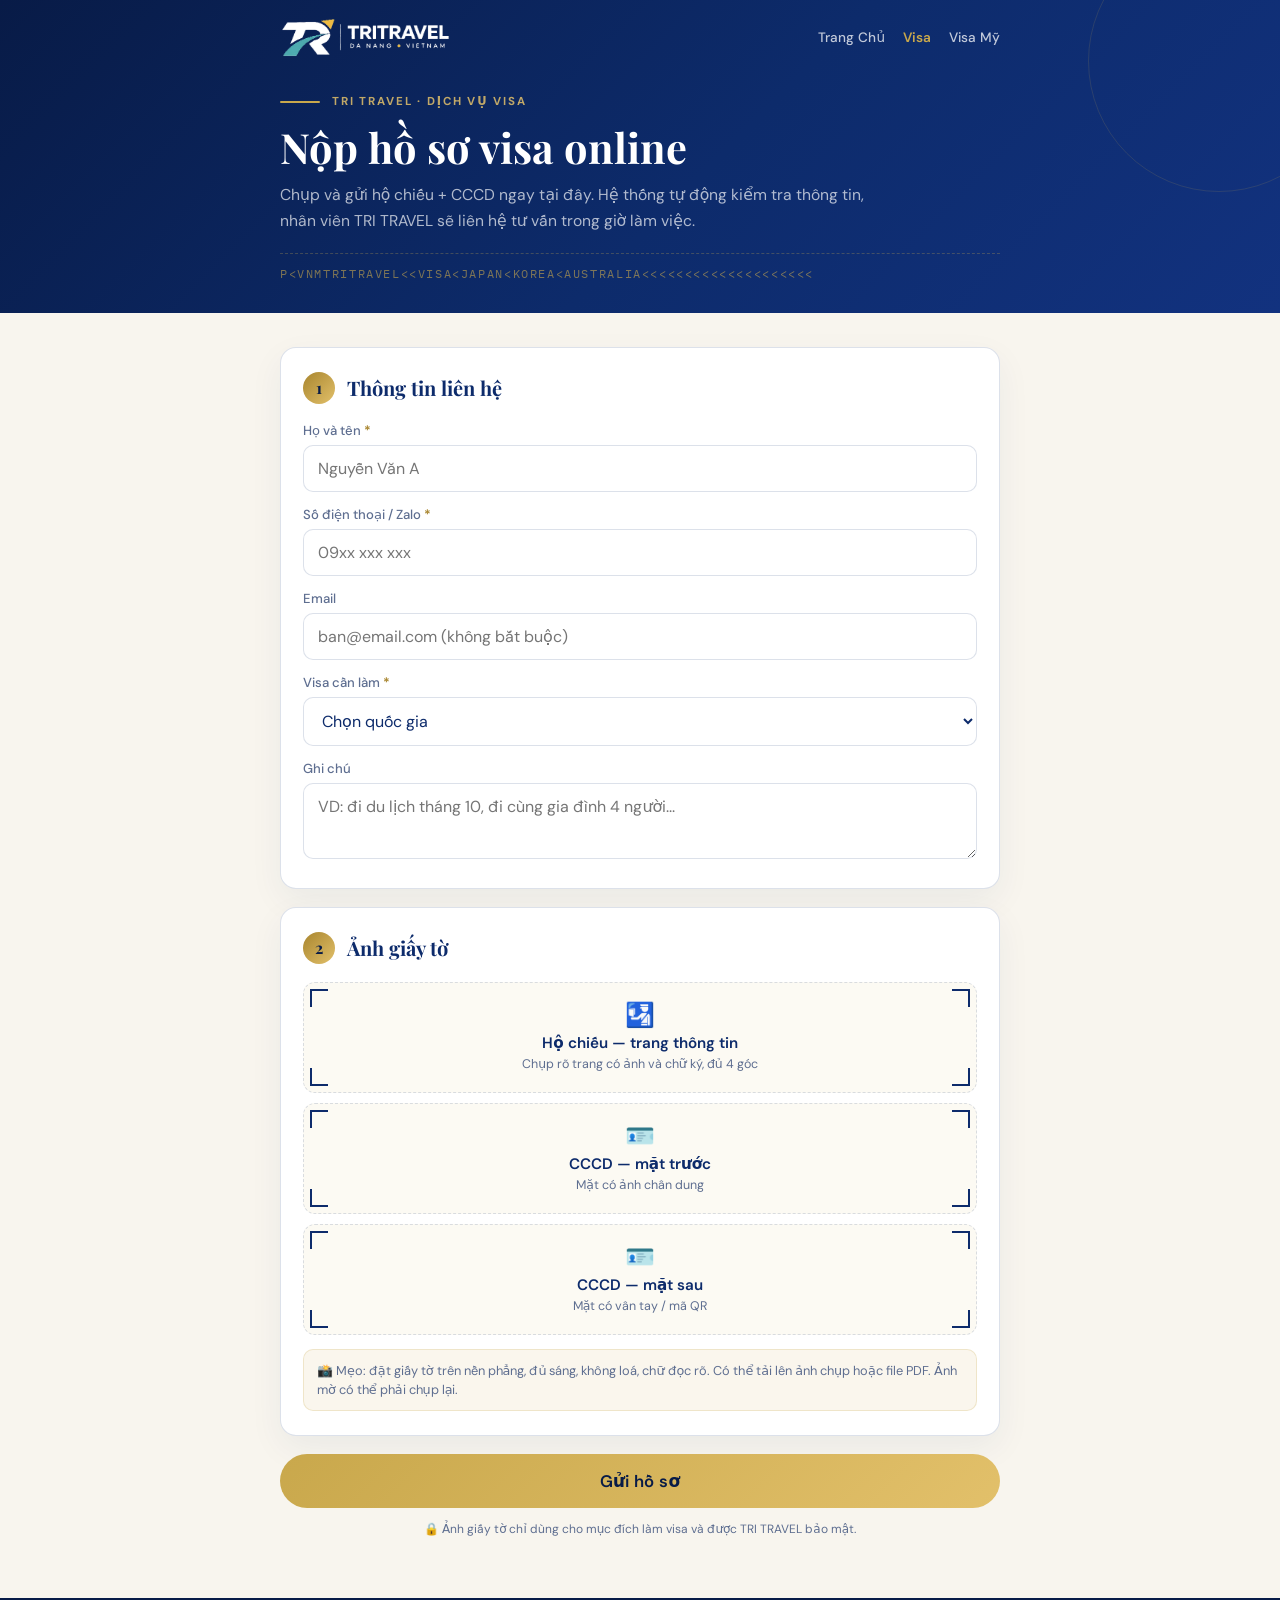
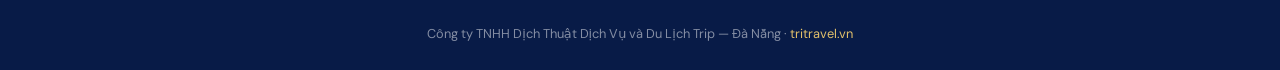
<file: visa/index.html>
<!DOCTYPE html>
<html lang="vi">
<head>
<meta charset="UTF-8">
<meta name="viewport" content="width=device-width, initial-scale=1.0">
<title>Nộp hồ sơ Visa online — TRI TRAVEL</title>
<meta name="description" content="Gửi hộ chiếu và CCCD online, TRI TRAVEL kiểm tra và liên hệ tư vấn visa Nhật Bản, Hàn Quốc, Úc.">
<link rel="icon" href="/favicon.ico?v=2" type="image/x-icon">
<link rel="icon" href="/favicon-32.png?v=2" type="image/png" sizes="32x32">
<link rel="apple-touch-icon" href="/apple-touch-icon.png?v=2">
<link rel="canonical" href="https://tritravel.vn/visa/">
<meta property="og:site_name" content="TriTravel">
<meta property="og:locale" content="vi_VN">
<meta property="og:type" content="website">
<meta property="og:title" content="Nộp hồ sơ Visa online – TriTravel">
<meta property="og:description" content="Gửi hộ chiếu và CCCD online, TriTravel kiểm tra và liên hệ tư vấn visa Nhật Bản, Hàn Quốc, Úc.">
<meta property="og:url" content="https://tritravel.vn/visa/">
<meta property="og:image" content="https://tritravel.vn/images/poster-danang-og.jpg">
<meta property="og:image:secure_url" content="https://tritravel.vn/images/poster-danang-og.jpg">
<meta property="og:image:type" content="image/jpeg">
<meta property="og:image:width" content="1424">
<meta property="og:image:height" content="752">
<meta property="og:image:alt" content="Dịch vụ Visa TriTravel Đà Nẵng">
<meta name="twitter:card" content="summary_large_image">
<meta name="twitter:title" content="Nộp hồ sơ Visa online – TriTravel">
<meta name="twitter:description" content="Gửi hộ chiếu và CCCD online, TriTravel kiểm tra và liên hệ tư vấn visa Nhật Bản, Hàn Quốc, Úc.">
<meta name="twitter:image" content="https://tritravel.vn/images/poster-danang-og.jpg">
<link rel="preconnect" href="https://fonts.googleapis.com">
<link rel="preconnect" href="https://fonts.gstatic.com" crossorigin>
<link href="https://fonts.googleapis.com/css2?family=Playfair+Display:wght@700;900&family=DM+Sans:wght@300;400;500;600&family=IBM+Plex+Mono:wght@400;500&display=swap" rel="stylesheet">
<style>
:root{
  --navy:#0D2B6B; --navy-light:#1A3F9A; --navy-dark:#081B47;
  --gold:#C9A84C; --gold-light:#E2C06A; --gold-dark:#A8852E;
  --cream:#F8F5EE;
  /* giữ tên biến cũ, ánh xạ sang bảng màu chính của TriTravel */
  --ink:#0D2B6B;
  --ink-dark:#081B47;
  --paper:#F8F5EE;
  --card:#FFFFFF;
  --text:#0D2B6B;
  --muted:#5E6E90;
  --line:rgba(13,43,107,.14);
  --stamp:#C0392B;
  --ok:#A8852E;
  --radius:16px;
  font-size:16px;
}
*{box-sizing:border-box;margin:0;padding:0}
html{scroll-behavior:smooth}
body{
  font-family:'DM Sans',system-ui,sans-serif;
  background:var(--paper);
  color:var(--text);
  min-height:100vh;
  -webkit-font-smoothing:antialiased;
}
.mono{font-family:'IBM Plex Mono',monospace}
a{text-decoration:none}

/* ---------- Header / Masthead ---------- */
.site-head{
  position:relative;overflow:hidden;color:#fff;
  background:linear-gradient(135deg,#081B47 0%,#0D2B6B 55%,#12327F 100%);
}
.site-head::after{
  content:"";position:absolute;top:-70px;right:-70px;
  width:260px;height:260px;border-radius:50%;
  border:1px solid rgba(201,168,76,.15);pointer-events:none;
}
.head-bar{
  max-width:760px;margin:0 auto;position:relative;z-index:2;
  display:flex;align-items:center;justify-content:space-between;gap:16px;
  padding:16px 20px;
}
.logo{display:flex;align-items:center;gap:10px}
.logo .wm b{font-family:'Playfair Display',serif;font-weight:700;font-size:1.25rem;color:#fff;display:block;line-height:1}
.logo .wm b span{color:var(--gold)}
.logo .wm small{display:block;font-size:.55rem;letter-spacing:.24em;text-transform:uppercase;color:rgba(255,255,255,.5);margin-top:2px}
.head-nav{display:flex;align-items:center;gap:18px;font-size:.85rem;font-weight:500}
.head-nav a{color:rgba(255,255,255,.75);transition:color .2s}
.head-nav a:hover{color:var(--gold)}
.head-nav a.active{color:var(--gold);font-weight:600}
@media(max-width:520px){.head-nav a.hide-sm{display:none}}

/* ---------- Hero ---------- */
.hero{max-width:760px;margin:0 auto;position:relative;z-index:2;padding:20px 20px 32px}
.eyebrow{
  display:flex;align-items:center;gap:12px;
  font-size:.72rem;font-weight:700;letter-spacing:.16em;text-transform:uppercase;
  color:rgba(226,192,106,.85);margin-bottom:14px;
}
.gold-line{display:inline-block;width:40px;height:2px;background:var(--gold);border-radius:2px}
.hero h1{
  font-family:'Playfair Display',serif;
  font-size:clamp(1.8rem,5.5vw,2.6rem);font-weight:700;line-height:1.14;
  color:#fff;margin-bottom:12px;
}
.hero .sub{color:rgba(255,255,255,.68);font-size:.98rem;line-height:1.6;max-width:54ch}
/* Dải MRZ — chi tiết đặc trưng của hộ chiếu */
.mrz{
  font-family:'IBM Plex Mono',monospace;
  font-size:.72rem;letter-spacing:.14em;color:rgba(201,168,76,.6);
  border-top:1px dashed rgba(201,168,76,.28);
  margin-top:20px;padding-top:12px;
  white-space:nowrap;overflow:hidden;user-select:none;
}

/* ---------- Form ---------- */
main{max-width:760px;margin:0 auto;padding:34px 20px 60px}
.card{
  background:var(--card);
  border:1px solid var(--line);
  border-radius:var(--radius);
  padding:24px 22px;margin-bottom:18px;
  box-shadow:0 12px 34px rgba(13,43,107,.06);
}
.step{display:flex;align-items:center;gap:12px;margin-bottom:18px}
.step .no{
  font-family:'Playfair Display',serif;font-weight:700;
  font-size:1rem;color:var(--navy-dark);
  background:linear-gradient(135deg,var(--gold-dark),var(--gold-light));
  border-radius:50%;
  width:32px;height:32px;flex:none;
  display:inline-flex;align-items:center;justify-content:center;
}
.step h2{font-family:'Playfair Display',serif;font-size:1.25rem;font-weight:700;color:var(--navy)}
label{display:block;font-size:.82rem;font-weight:500;color:var(--muted);margin:14px 0 6px}
.req{color:var(--gold-dark);font-weight:700}
input[type=text],input[type=tel],input[type=email],select,textarea{
  width:100%;font:inherit;font-size:1rem;
  padding:12px 14px;
  border:1.5px solid var(--line);border-radius:10px;
  background:#fff;color:var(--text);
  transition:border-color .15s,box-shadow .15s;
}
input:focus,select:focus,textarea:focus{
  outline:none;border-color:var(--gold);
  box-shadow:0 0 0 3px rgba(201,168,76,.18);
}
textarea{resize:vertical;min-height:76px}

/* ---------- Khung scan upload ---------- */
.slot{
  position:relative;
  border:1.5px dashed var(--line);
  border-radius:12px;
  padding:20px 14px;text-align:center;cursor:pointer;
  transition:border-color .2s,background .2s;margin-top:10px;
  background:#FCFAF3;
}
.slot:hover,.slot:focus-visible{border-color:var(--gold);background:rgba(201,168,76,.07);outline:none}
.slot.filled{border-style:solid;border-color:var(--gold);background:rgba(201,168,76,.09)}
/* 4 góc định vị như khung máy scan */
.slot::before,.slot::after,
.slot .c::before,.slot .c::after{
  content:"";position:absolute;width:16px;height:16px;
  border-color:var(--navy);border-style:solid;
}
.slot::before{top:6px;left:6px;border-width:2px 0 0 2px}
.slot::after{top:6px;right:6px;border-width:2px 2px 0 0}
.slot .c::before{bottom:6px;left:6px;border-width:0 0 2px 2px}
.slot .c::after{bottom:6px;right:6px;border-width:0 2px 2px 0}
.slot.filled::before,.slot.filled::after,
.slot.filled .c::before,.slot.filled .c::after{border-color:var(--gold-dark)}
.slot input{position:absolute;inset:0;opacity:0;cursor:pointer;width:100%;height:100%}
.slot .icon{font-size:1.5rem;line-height:1;margin-bottom:6px}
.slot .name{font-weight:600;font-size:.95rem;color:var(--navy)}
.slot .hint{font-size:.78rem;color:var(--muted);margin-top:3px}
.slot img.preview{
  max-width:100%;max-height:170px;
  border-radius:8px;display:block;margin:0 auto 8px;
}
.slot .done{
  display:inline-flex;align-items:center;gap:6px;
  font-size:.8rem;font-weight:700;color:var(--gold-dark);
}
.tip{
  font-size:.8rem;color:var(--muted);
  background:rgba(201,168,76,.10);border:1px solid rgba(201,168,76,.22);
  border-radius:10px;padding:11px 13px;margin-top:14px;line-height:1.5;
}

/* ---------- Nút gửi ---------- */
button.submit{
  width:100%;
  font:inherit;font-size:1.05rem;font-weight:600;letter-spacing:.02em;
  background:linear-gradient(135deg,var(--gold),var(--gold-light));
  color:var(--navy-dark);
  border:none;border-radius:50px;
  padding:16px;cursor:pointer;
  transition:transform .2s,box-shadow .2s;
}
button.submit:hover{transform:translateY(-2px);box-shadow:0 14px 34px rgba(201,168,76,.4)}
button.submit:disabled{opacity:.6;cursor:wait;transform:none;box-shadow:none}
button.submit:focus-visible{outline:3px solid var(--gold-dark);outline-offset:3px}
.privacy{font-size:.75rem;color:var(--muted);text-align:center;margin-top:12px;line-height:1.5}
.error{
  display:none;
  background:#FBECE9;color:#B23A2E;
  border:1px solid #EBC6C0;border-radius:12px;
  padding:12px 14px;font-size:.9rem;margin-bottom:14px;
}
.error.show{display:block}

/* ---------- Màn hình thành công ---------- */
#success{display:none;text-align:center;padding:48px 20px}
#success.show{display:block}
.stamp-seal{
  width:150px;height:150px;margin:0 auto 22px;
  border:4px solid var(--gold-dark);border-radius:50%;
  display:flex;flex-direction:column;align-items:center;justify-content:center;
  color:var(--gold-dark);
  transform:rotate(-8deg);
  font-family:'Playfair Display',serif;font-weight:700;
  animation:stampIn .45s cubic-bezier(.2,1.6,.4,1) both;
}
@keyframes stampIn{
  from{transform:rotate(-8deg) scale(2.2);opacity:0}
  to{transform:rotate(-8deg) scale(1);opacity:1}
}
@media (prefers-reduced-motion:reduce){.stamp-seal{animation:none}}
.stamp-seal .big{font-size:1.05rem;letter-spacing:.06em}
.stamp-seal .mono{font-family:'IBM Plex Mono',monospace;font-weight:500;font-size:.68rem;margin-top:4px}
#success h2{font-family:'Playfair Display',serif;font-size:1.5rem;font-weight:700;color:var(--navy);margin-bottom:10px}
#success p{color:var(--muted);line-height:1.6;max-width:42ch;margin:0 auto 8px}
#success .code{
  font-family:'IBM Plex Mono',monospace;
  font-weight:500;color:var(--gold-dark);font-size:1.05rem;
}
.spinner{
  display:inline-block;width:16px;height:16px;
  border:2.5px solid rgba(13,43,107,.3);border-top-color:var(--navy-dark);
  border-radius:50%;vertical-align:-3px;margin-right:8px;
  animation:spin .8s linear infinite;
}
@keyframes spin{to{transform:rotate(360deg)}}
footer{
  background:var(--navy-dark);
  text-align:center;font-size:.8rem;color:rgba(255,255,255,.5);
  padding:26px 20px;line-height:1.6;
}
footer a{color:var(--gold-light)}

/* ---------- Khối form riêng cho Hàn Quốc ---------- */
#krBlock{display:none}
#krBlock.show{display:block}
.kr-sub{
  font-size:.9rem;font-weight:700;color:var(--ink);
  margin:18px 0 4px;padding-top:14px;
  border-top:1px dashed var(--line);
}
.kr-sub:first-of-type{border-top:none;padding-top:0}
.grid2{display:grid;grid-template-columns:1fr 1fr;gap:10px}
@media(max-width:480px){.grid2{grid-template-columns:1fr}}
/* nhóm nút chọn (radio dạng chip) */
.chips{display:flex;flex-wrap:wrap;gap:8px;margin-top:6px}
.chips label{
  margin:0;cursor:pointer;
  border:1px solid var(--line);border-radius:999px;
  padding:8px 14px;font-size:.9rem;color:var(--text);
  background:#fff;transition:all .15s;user-select:none;
}
.chips input{position:absolute;opacity:0;width:0;height:0}
.chips input:checked + span{color:#fff}
.chips label:has(input:checked){background:var(--ink);border-color:var(--ink);color:#fff}
.chips label:has(input:checked) span{color:#fff}
/* bảng người đi cùng */
.travel-row{
  display:grid;grid-template-columns:2fr 1.2fr 1fr 1.2fr;gap:6px;margin-top:6px;
}
.travel-row input{padding:9px 10px;font-size:.9rem}
.travel-head{
  display:grid;grid-template-columns:2fr 1.2fr 1fr 1.2fr;gap:6px;
  font-size:.72rem;color:var(--muted);margin-top:10px;font-weight:500;
}
@media(max-width:560px){
  .travel-head{display:none}
  .travel-row{grid-template-columns:1fr 1fr;gap:5px;
    padding:10px;border:1px solid var(--line);border-radius:10px;background:#FDFDFB}
}
.kr-hint{font-size:.78rem;color:var(--muted);margin-top:4px;line-height:1.5}
.spouse-box{display:none}
.spouse-box.show{display:block}
</style>
</head>
<body>

<header class="site-head">
  <div class="head-bar">
    <a class="logo" href="/">
      <img src="/images/logo/tritravel-logo-white.png" alt="TriTravel – Da Nang, Vietnam" width="171" height="42" style="height:42px;width:auto;display:block" decoding="async">
    </a>
    <nav class="head-nav">
      <a href="/" class="hide-sm">Trang Chủ</a>
      <a href="/visa/" class="active">Visa</a>
      <a href="/visamy/">Visa Mỹ</a>
    </nav>
  </div>
  <div class="hero">
    <div class="eyebrow"><span class="gold-line"></span> TRI TRAVEL · Dịch vụ Visa</div>
    <h1>Nộp hồ sơ visa online</h1>
    <p class="sub">Chụp và gửi hộ chiếu + CCCD ngay tại đây. Hệ thống tự động kiểm tra thông tin, nhân viên TRI TRAVEL sẽ liên hệ tư vấn trong giờ làm việc.</p>
    <div class="mrz" aria-hidden="true">P&lt;VNMTRITRAVEL&lt;&lt;VISA&lt;JAPAN&lt;KOREA&lt;AUSTRALIA&lt;&lt;&lt;&lt;&lt;&lt;&lt;&lt;&lt;&lt;&lt;&lt;&lt;&lt;&lt;&lt;&lt;&lt;&lt;&lt;</div>
  </div>
</header>

<main>
  <form id="visaForm" novalidate>
    <div class="card">
      <div class="step"><span class="no mono">1</span><h2>Thông tin liên hệ</h2></div>
      <label for="full_name">Họ và tên <span class="req">*</span></label>
      <input type="text" id="full_name" name="full_name" required autocomplete="name" placeholder="Nguyễn Văn A">
      <label for="phone">Số điện thoại / Zalo <span class="req">*</span></label>
      <input type="tel" id="phone" name="phone" required autocomplete="tel" inputmode="tel" placeholder="09xx xxx xxx">
      <label for="email">Email</label>
      <input type="email" id="email" name="email" autocomplete="email" placeholder="ban@email.com (không bắt buộc)">
      <label for="destination">Visa cần làm <span class="req">*</span></label>
      <select id="destination" name="destination" required>
        <option value="" disabled selected>Chọn quốc gia</option>
        <option value="Nhật Bản">🇯🇵 Nhật Bản</option>
        <option value="Hàn Quốc">🇰🇷 Hàn Quốc</option>
        <option value="Úc">🇦🇺 Úc (Australia)</option>
        <option value="Khác">Quốc gia khác</option>
      </select>
      <label for="note">Ghi chú</label>
      <textarea id="note" name="note" placeholder="VD: đi du lịch tháng 10, đi cùng gia đình 4 người..."></textarea>
    </div>

    <div class="card">
      <div class="step"><span class="no mono">2</span><h2>Ảnh giấy tờ</h2></div>

      <div class="slot" id="slot-passport" tabindex="0">
        <span class="c"></span>
        <input type="file" accept="image/*,application/pdf" data-key="passport" aria-label="Tải ảnh hộ chiếu">
        <div class="content">
          <div class="icon">🛂</div>
          <div class="name">Hộ chiếu — trang thông tin</div>
          <div class="hint">Chụp rõ trang có ảnh và chữ ký, đủ 4 góc</div>
        </div>
      </div>

      <div class="slot" id="slot-front" tabindex="0">
        <span class="c"></span>
        <input type="file" accept="image/*,application/pdf" data-key="cccd_front" aria-label="Tải ảnh CCCD mặt trước">
        <div class="content">
          <div class="icon">🪪</div>
          <div class="name">CCCD — mặt trước</div>
          <div class="hint">Mặt có ảnh chân dung</div>
        </div>
      </div>

      <div class="slot" id="slot-back" tabindex="0">
        <span class="c"></span>
        <input type="file" accept="image/*,application/pdf" data-key="cccd_back" aria-label="Tải ảnh CCCD mặt sau">
        <div class="content">
          <div class="icon">🪪</div>
          <div class="name">CCCD — mặt sau</div>
          <div class="hint">Mặt có vân tay / mã QR</div>
        </div>
      </div>

      <div class="tip">📸 Mẹo: đặt giấy tờ trên nền phẳng, đủ sáng, không loá, chữ đọc rõ. Có thể tải lên ảnh chụp hoặc file PDF. Ảnh mờ có thể phải chụp lại.</div>
    </div>

    <!-- ============ KHỐI FORM RIÊNG CHO VISA HÀN QUỐC ============ -->
    <div class="card" id="krBlock">
      <div class="step"><span class="no mono">3</span><h2>Thông tin khai visa Hàn Quốc</h2></div>
      <p class="kr-hint">Vui lòng khai đầy đủ, chính xác. Thông tin dùng để điền đơn xin visa Hàn Quốc.</p>

      <!-- Người liên hệ tại Việt Nam -->
      <div class="kr-sub">Người liên hệ (tại Việt Nam)</div>
      <div class="grid2">
        <div>
          <label>Họ và tên</label>
          <input type="text" id="kr_contact_name" placeholder="Nguyễn Văn A">
        </div>
        <div>
          <label>Ngày sinh</label>
          <input type="text" id="kr_contact_dob" placeholder="DD/MM/YYYY" inputmode="numeric">
        </div>
        <div>
          <label>Mối quan hệ</label>
          <input type="text" id="kr_contact_relation" placeholder="VD: Chồng, Anh, Bạn...">
        </div>
        <div>
          <label>Công việc</label>
          <input type="text" id="kr_contact_job" placeholder="VD: Kinh doanh">
        </div>
      </div>
      <label>Địa chỉ</label>
      <input type="text" id="kr_contact_address" placeholder="Số nhà, đường, phường, thành phố">

      <!-- Học vấn -->
      <div class="kr-sub">Trình độ học vấn cao nhất</div>
      <div class="chips">
        <label><input type="radio" name="kr_edu" value="Thạc sĩ/Tiến sĩ"><span>Thạc sĩ / Tiến sĩ</span></label>
        <label><input type="radio" name="kr_edu" value="Cử nhân"><span>Cử nhân (Đại học)</span></label>
        <label><input type="radio" name="kr_edu" value="Trung học phổ thông"><span>Trung học phổ thông</span></label>
        <label><input type="radio" name="kr_edu" value="Khác"><span>Khác</span></label>
      </div>
      <div class="grid2">
        <div>
          <label>Tên trường</label>
          <input type="text" id="kr_school_name" placeholder="Trường đã tốt nghiệp">
        </div>
        <div>
          <label>Địa chỉ trường</label>
          <input type="text" id="kr_school_address" placeholder="Địa chỉ trường">
        </div>
      </div>

      <!-- Nghề nghiệp -->
      <div class="kr-sub">Nghề nghiệp hiện tại</div>
      <div class="grid2">
        <div>
          <label>Chức vụ</label>
          <input type="text" id="kr_job_title" placeholder="VD: Giáo viên, Nhân viên...">
        </div>
        <div>
          <label>Tên cơ quan / công ty</label>
          <input type="text" id="kr_company_name" placeholder="Nơi đang công tác">
        </div>
        <div>
          <label>Địa chỉ công ty</label>
          <input type="text" id="kr_company_address" placeholder="Địa chỉ nơi công tác">
        </div>
        <div>
          <label>Số điện thoại công ty</label>
          <input type="tel" id="kr_company_tel" placeholder="Số điện thoại cơ quan" inputmode="tel">
        </div>
      </div>

      <!-- Hôn nhân -->
      <div class="kr-sub">Tình trạng hôn nhân</div>
      <div class="chips">
        <label><input type="radio" name="kr_marital" value="Độc thân"><span>Độc thân</span></label>
        <label><input type="radio" name="kr_marital" value="Đã kết hôn"><span>Đã kết hôn</span></label>
        <label><input type="radio" name="kr_marital" value="Ly thân"><span>Ly thân</span></label>
        <label><input type="radio" name="kr_marital" value="Ly hôn"><span>Ly hôn</span></label>
        <label><input type="radio" name="kr_marital" value="Góa"><span>Góa</span></label>
      </div>
      <label>Số con (nếu có)</label>
      <input type="text" id="kr_children" placeholder="VD: 2 — để trống nếu chưa có con" inputmode="numeric">

      <!-- Thông tin vợ/chồng: chỉ hiện khi Đã kết hôn -->
      <div class="spouse-box" id="krSpouse">
        <div class="kr-sub">Thông tin vợ / chồng</div>
        <div class="grid2">
          <div>
            <label>Họ và tên</label>
            <input type="text" id="kr_spouse_name" placeholder="Họ tên vợ/chồng">
          </div>
          <div>
            <label>Ngày sinh</label>
            <input type="text" id="kr_spouse_dob" placeholder="DD/MM/YYYY" inputmode="numeric">
          </div>
          <div>
            <label>Quốc tịch</label>
            <input type="text" id="kr_spouse_nationality" placeholder="VD: Việt Nam">
          </div>
          <div>
            <label>Số điện thoại</label>
            <input type="tel" id="kr_spouse_phone" placeholder="Số liên lạc" inputmode="tel">
          </div>
        </div>
        <label>Địa chỉ</label>
        <input type="text" id="kr_spouse_address" placeholder="Địa chỉ vợ/chồng">
      </div>

      <!-- Người đi cùng -->
      <div class="kr-sub">Người thân đi cùng chuyến này (nếu có)</div>
      <div class="travel-head">
        <span>Họ và tên</span><span>Ngày sinh</span><span>Quốc tịch</span><span>Quan hệ</span>
      </div>
      <div id="krCompanions"></div>

      <!-- VSSID -->
      <div class="kr-sub">Bảo hiểm xã hội (VSSID)</div>
      <div class="grid2">
        <div>
          <label>Mã số VSSID</label>
          <input type="text" id="kr_vssid" placeholder="Số VSSID">
        </div>
        <div>
          <label>Mật khẩu VSSID</label>
          <input type="text" id="kr_vssid_pw" placeholder="Mật khẩu đăng nhập VSSID">
        </div>
      </div>

      <!-- Ngày nhập xuất cảnh -->
      <div class="kr-sub">Ngày dự kiến đi Hàn Quốc</div>
      <div class="grid2">
        <div>
          <label>Ngày nhập cảnh</label>
          <input type="text" id="kr_arrival" placeholder="DD/MM/YYYY" inputmode="numeric">
        </div>
        <div>
          <label>Ngày xuất cảnh</label>
          <input type="text" id="kr_departure" placeholder="DD/MM/YYYY" inputmode="numeric">
        </div>
      </div>

      <!-- Upload tờ khai (không bắt buộc) -->
      <div class="kr-sub">Đính kèm tờ khai đã điền (nếu có)</div>
      <div class="slot" id="slot-declaration" tabindex="0">
        <span class="c"></span>
        <input type="file" accept="image/*,application/pdf,.doc,.docx" data-key="declaration" aria-label="Tải tờ khai đã điền">
        <div class="content">
          <div class="icon">📄</div>
          <div class="name">Tờ khai thông tin</div>
          <div class="hint">Ảnh, PDF hoặc Word đều được</div>
        </div>
      </div>
    </div>
    <!-- ============ HẾT KHỐI FORM HÀN QUỐC ============ -->

    <div class="error" id="errBox" role="alert"></div>
    <button type="submit" class="submit" id="btnSubmit">Gửi hồ sơ</button>
    <p class="privacy">🔒 Ảnh giấy tờ chỉ dùng cho mục đích làm visa và được TRI TRAVEL bảo mật.</p>
  </form>

  <div id="success">
    <div class="stamp-seal">
      <span class="big">ĐÃ TIẾP NHẬN</span>
      <span class="mono">TRI TRAVEL ✦ VISA</span>
    </div>
    <h2>Gửi hồ sơ thành công!</h2>
    <p>Mã hồ sơ của bạn: <span class="code" id="subId"></span></p>
    <p>Nhân viên TRI TRAVEL sẽ kiểm tra và liên hệ với bạn qua điện thoại/Zalo trong giờ làm việc. Cảm ơn bạn đã tin tưởng!</p>
  </div>
</main>

<footer>
  Công ty TNHH Dịch Thuật Dịch Vụ và Du Lịch Trip — Đà Nẵng ·
  <a href="https://tritravel.vn">tritravel.vn</a>
</footer>

<script>
// ===================== CẤU HÌNH =====================
// Dán URL Web App của Google Apps Script vào đây (dạng https://script.google.com/macros/s/AKfy.../exec)
const API_URL = "https://script.google.com/macros/s/AKfycbzqfFeLhoHLERC_I6r33-oy8aTUMTyw-sifl3asruNEmWZn0wzKzODmu3K_EC_yMzm0Pg/exec";
// ====================================================

const files = { passport: null, cccd_front: null, cccd_back: null, declaration: null };

// Nén ảnh phía client: tối đa 1800px cạnh dài, JPEG 85% -> upload nhanh hơn nhiều
function compressImage(file, maxDim = 1600, quality = 0.8) {
  return new Promise((resolve) => {
    const img = new Image();
    const url = URL.createObjectURL(file);
    img.onload = () => {
      URL.revokeObjectURL(url);
      let { width: w, height: h } = img;
      if (Math.max(w, h) > maxDim) {
        const s = maxDim / Math.max(w, h);
        w = Math.round(w * s); h = Math.round(h * s);
      }
      const canvas = document.createElement("canvas");
      canvas.width = w; canvas.height = h;
      canvas.getContext("2d").drawImage(img, 0, 0, w, h);
      canvas.toBlob(
        (blob) => resolve(blob && blob.size < file.size
          ? new File([blob], file.name.replace(/\.\w+$/, "") + ".jpg", { type: "image/jpeg" })
          : file),
        "image/jpeg", quality
      );
    };
    img.onerror = () => { URL.revokeObjectURL(url); resolve(file); };
    img.src = url;
  });
}

document.querySelectorAll(".slot input[type=file]").forEach((input) => {
  input.addEventListener("change", async () => {
    const file = input.files[0];
    if (!file) return;
    const slot = input.closest(".slot");
    const key = input.dataset.key;
    const content = slot.querySelector(".content");
    const name = content.querySelector(".name").textContent;

    const isImage = file.type.startsWith("image/");
    // Ảnh thì nén; PDF/Word giữ nguyên
    const finalFile = isImage ? await compressImage(file) : file;
    files[key] = finalFile;

    if (isImage) {
      content.innerHTML =
        `<img class="preview" alt="Ảnh ${name}" src="${URL.createObjectURL(finalFile)}">` +
        `<span class="done">✓ ${name} — bấm để chọn lại</span>`;
    } else {
      // PDF hoặc Word: hiện tên file thay vì ảnh
      const ext = (file.name.split(".").pop() || "").toUpperCase();
      content.innerHTML =
        `<div class="icon">📎</div>` +
        `<div class="name">${name}</div>` +
        `<span class="done">✓ Đã tải: ${file.name} (${ext}) — bấm để chọn lại</span>`;
    }
    slot.classList.add("filled");
  });
});

// ---------- Ẩn/hiện khối form Hàn theo lựa chọn nước ----------
const krBlock = document.getElementById("krBlock");
const destSelect = document.getElementById("destination");
function toggleKrBlock() {
  const isKorea = destSelect.value.indexOf("Hàn") !== -1;
  krBlock.classList.toggle("show", isKorea);
}
destSelect.addEventListener("change", toggleKrBlock);

// ---------- Hiện thông tin vợ/chồng khi chọn Đã kết hôn ----------
const krSpouse = document.getElementById("krSpouse");
document.querySelectorAll('input[name="kr_marital"]').forEach((r) => {
  r.addEventListener("change", () => {
    krSpouse.classList.toggle("show", r.value === "Đã kết hôn" && r.checked);
  });
});

// ---------- Tạo 4 hàng người đi cùng ----------
const krCompanions = document.getElementById("krCompanions");
for (let i = 0; i < 4; i++) {
  const row = document.createElement("div");
  row.className = "travel-row";
  row.innerHTML =
    `<input type="text" placeholder="Họ và tên"    data-c="name">` +
    `<input type="text" placeholder="Ngày sinh"    data-c="dob" inputmode="numeric">` +
    `<input type="text" placeholder="Quốc tịch"    data-c="nat">` +
    `<input type="text" placeholder="Quan hệ"      data-c="rel">`;
  krCompanions.appendChild(row);
}
function collectCompanions() {
  const out = [];
  krCompanions.querySelectorAll(".travel-row").forEach((row) => {
    const g = (k) => row.querySelector(`[data-c="${k}"]`).value.trim();
    const name = g("name"), dob = g("dob"), nat = g("nat"), rel = g("rel");
    if (name || dob || nat || rel) out.push({ name, dob, nationality: nat, relation: rel });
  });
  return out;
}

const form = document.getElementById("visaForm");
const btn = document.getElementById("btnSubmit");
const errBox = document.getElementById("errBox");

function showError(msg) {
  errBox.textContent = msg;
  errBox.classList.add("show");
  errBox.scrollIntoView({ behavior: "smooth", block: "center" });
}

form.addEventListener("submit", async (e) => {
  e.preventDefault();
  errBox.classList.remove("show");

  const fullName = form.full_name.value.trim();
  const phone = form.phone.value.trim();
  if (!fullName) return showError("Vui lòng nhập họ tên.");
  if (!/^[0-9+ .()-]{8,15}$/.test(phone)) return showError("Số điện thoại chưa đúng, vui lòng kiểm tra lại.");
  if (!form.destination.value) return showError("Vui lòng chọn loại visa cần làm.");
  if (!files.passport) return showError("Vui lòng chụp/tải ảnh hộ chiếu.");
  if (!files.cccd_front || !files.cccd_back) return showError("Vui lòng chụp/tải đủ 2 mặt CCCD.");

  const isKorea = form.destination.value.indexOf("Hàn") !== -1;

  // Chuyển ảnh sang base64 để gửi cho Apps Script
  const toB64 = (file) => new Promise((res, rej) => {
    const r = new FileReader();
    r.onload = () => res(r.result.split(",")[1]);
    r.onerror = rej;
    r.readAsDataURL(file);
  });

  const val = (id) => { const el = document.getElementById(id); return el ? el.value.trim() : ""; };
  const radioVal = (name) => { const el = document.querySelector(`input[name="${name}"]:checked`); return el ? el.value : ""; };

  btn.disabled = true;
  btn.innerHTML = '<span class="spinner"></span>Đang gửi & kiểm tra hồ sơ...';

  try {
    const payload = {
      full_name: fullName,
      phone: phone,
      email: form.email.value.trim(),
      destination: form.destination.value,
      note: form.note.value.trim(),
      passport:   { b64: await toB64(files.passport),   mime: files.passport.type },
      cccd_front: { b64: await toB64(files.cccd_front), mime: files.cccd_front.type },
      cccd_back:  { b64: await toB64(files.cccd_back),  mime: files.cccd_back.type },
    };

    // Nếu là visa Hàn: gom thêm thông tin khách khai + file tờ khai (nếu có)
    if (isKorea) {
      payload.korea = {
        contact_name:     val("kr_contact_name"),
        contact_dob:      val("kr_contact_dob"),
        contact_relation: val("kr_contact_relation"),
        contact_job:      val("kr_contact_job"),
        contact_address:  val("kr_contact_address"),
        education:        radioVal("kr_edu"),
        school_name:      val("kr_school_name"),
        school_address:   val("kr_school_address"),
        job_title:        val("kr_job_title"),
        company_name:     val("kr_company_name"),
        company_address:  val("kr_company_address"),
        company_tel:      val("kr_company_tel"),
        marital:          radioVal("kr_marital"),
        children:         val("kr_children"),
        spouse_name:        val("kr_spouse_name"),
        spouse_dob:         val("kr_spouse_dob"),
        spouse_nationality: val("kr_spouse_nationality"),
        spouse_phone:       val("kr_spouse_phone"),
        spouse_address:     val("kr_spouse_address"),
        companions:       collectCompanions(),
        vssid:            val("kr_vssid"),
        vssid_pw:         val("kr_vssid_pw"),
        arrival:          val("kr_arrival"),
        departure:        val("kr_departure"),
      };
      if (files.declaration) {
        payload.declaration = {
          b64: await toB64(files.declaration),
          mime: files.declaration.type || "application/octet-stream",
          filename: files.declaration.name,
        };
      }
    }

    // Content-Type text/plain để tránh lỗi CORS preflight với Apps Script
    const res = await fetch(API_URL, {
      method: "POST",
      headers: { "Content-Type": "text/plain;charset=utf-8" },
      body: JSON.stringify(payload),
    });
    const data = await res.json();
    if (!data.success) throw new Error(data.detail || "Máy chủ đang bận, vui lòng thử lại sau ít phút.");
    document.getElementById("subId").textContent = data.submission_id;
    form.style.display = "none";
    document.getElementById("success").classList.add("show");
    window.scrollTo({ top: 0, behavior: "smooth" });
  } catch (err) {
    showError("Không gửi được hồ sơ: " + err.message);
    btn.disabled = false;
    btn.textContent = "Gửi hồ sơ";
  }
});
</script>
</body>
</html>
</file>
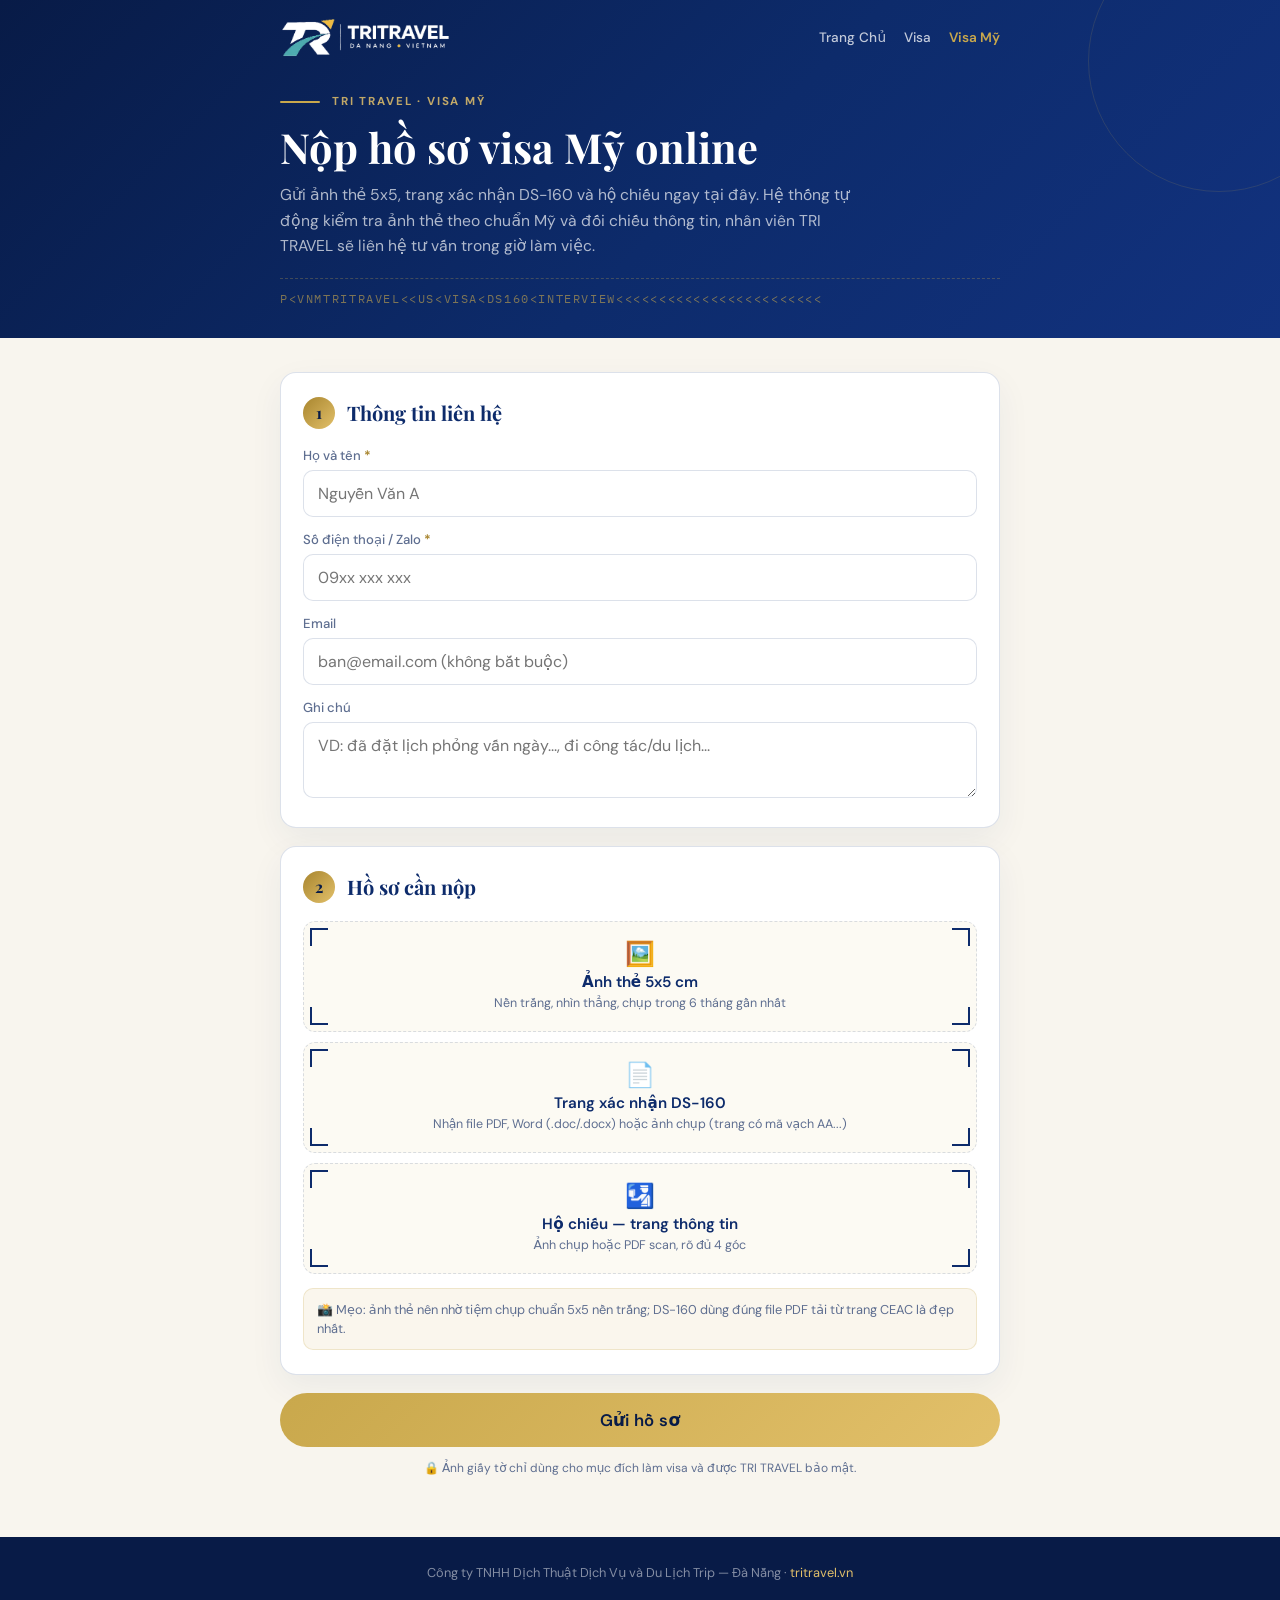
<file: visamy/index.html>
<!DOCTYPE html>
<html lang="vi">
<head>
<meta charset="UTF-8">
<meta name="viewport" content="width=device-width, initial-scale=1.0">
<title>Nộp hồ sơ Visa Mỹ online — TRI TRAVEL</title>
<meta name="description" content="Gửi ảnh thẻ 5x5, DS-160 và hộ chiếu online, TRI TRAVEL kiểm tra và liên hệ tư vấn visa Mỹ.">
<link rel="icon" href="/favicon.ico?v=2" type="image/x-icon">
<link rel="icon" href="/favicon-32.png?v=2" type="image/png" sizes="32x32">
<link rel="apple-touch-icon" href="/apple-touch-icon.png?v=2">
<link rel="canonical" href="https://tritravel.vn/visamy/">
<meta property="og:site_name" content="TriTravel">
<meta property="og:locale" content="vi_VN">
<meta property="og:type" content="website">
<meta property="og:title" content="Nộp hồ sơ Visa Mỹ online – TriTravel">
<meta property="og:description" content="Gửi ảnh thẻ 5x5, DS-160 và hộ chiếu online, TriTravel kiểm tra và liên hệ tư vấn visa Mỹ.">
<meta property="og:url" content="https://tritravel.vn/visamy/">
<meta property="og:image" content="https://tritravel.vn/images/poster-danang-og.jpg">
<meta property="og:image:secure_url" content="https://tritravel.vn/images/poster-danang-og.jpg">
<meta property="og:image:type" content="image/jpeg">
<meta property="og:image:width" content="1424">
<meta property="og:image:height" content="752">
<meta property="og:image:alt" content="Dịch vụ Visa Mỹ TriTravel Đà Nẵng">
<meta name="twitter:card" content="summary_large_image">
<meta name="twitter:title" content="Nộp hồ sơ Visa Mỹ online – TriTravel">
<meta name="twitter:description" content="Gửi ảnh thẻ 5x5, DS-160 và hộ chiếu online, TriTravel kiểm tra và liên hệ tư vấn visa Mỹ.">
<meta name="twitter:image" content="https://tritravel.vn/images/poster-danang-og.jpg">
<link rel="preconnect" href="https://fonts.googleapis.com">
<link rel="preconnect" href="https://fonts.gstatic.com" crossorigin>
<link href="https://fonts.googleapis.com/css2?family=Playfair+Display:wght@700;900&family=DM+Sans:wght@300;400;500;600&family=IBM+Plex+Mono:wght@400;500&display=swap" rel="stylesheet">
<style>
:root{
  --navy:#0D2B6B; --navy-light:#1A3F9A; --navy-dark:#081B47;
  --gold:#C9A84C; --gold-light:#E2C06A; --gold-dark:#A8852E;
  --cream:#F8F5EE;
  /* giữ tên biến cũ, ánh xạ sang bảng màu chính của TriTravel */
  --ink:#0D2B6B;
  --ink-dark:#081B47;
  --paper:#F8F5EE;
  --card:#FFFFFF;
  --text:#0D2B6B;
  --muted:#5E6E90;
  --line:rgba(13,43,107,.14);
  --stamp:#C0392B;
  --ok:#A8852E;
  --radius:16px;
  font-size:16px;
}
*{box-sizing:border-box;margin:0;padding:0}
html{scroll-behavior:smooth}
body{
  font-family:'DM Sans',system-ui,sans-serif;
  background:var(--paper);
  color:var(--text);
  min-height:100vh;
  -webkit-font-smoothing:antialiased;
}
.mono{font-family:'IBM Plex Mono',monospace}
a{text-decoration:none}

/* ---------- Header / Masthead ---------- */
.site-head{
  position:relative;overflow:hidden;color:#fff;
  background:linear-gradient(135deg,#081B47 0%,#0D2B6B 55%,#12327F 100%);
}
.site-head::after{
  content:"";position:absolute;top:-70px;right:-70px;
  width:260px;height:260px;border-radius:50%;
  border:1px solid rgba(201,168,76,.15);pointer-events:none;
}
.head-bar{
  max-width:760px;margin:0 auto;position:relative;z-index:2;
  display:flex;align-items:center;justify-content:space-between;gap:16px;
  padding:16px 20px;
}
.logo{display:flex;align-items:center;gap:10px}
.logo .wm b{font-family:'Playfair Display',serif;font-weight:700;font-size:1.25rem;color:#fff;display:block;line-height:1}
.logo .wm b span{color:var(--gold)}
.logo .wm small{display:block;font-size:.55rem;letter-spacing:.24em;text-transform:uppercase;color:rgba(255,255,255,.5);margin-top:2px}
.head-nav{display:flex;align-items:center;gap:18px;font-size:.85rem;font-weight:500}
.head-nav a{color:rgba(255,255,255,.75);transition:color .2s}
.head-nav a:hover{color:var(--gold)}
.head-nav a.active{color:var(--gold);font-weight:600}
@media(max-width:520px){.head-nav a.hide-sm{display:none}}

/* ---------- Hero ---------- */
.hero{max-width:760px;margin:0 auto;position:relative;z-index:2;padding:20px 20px 32px}
.eyebrow{
  display:flex;align-items:center;gap:12px;
  font-size:.72rem;font-weight:700;letter-spacing:.16em;text-transform:uppercase;
  color:rgba(226,192,106,.85);margin-bottom:14px;
}
.gold-line{display:inline-block;width:40px;height:2px;background:var(--gold);border-radius:2px}
.hero h1{
  font-family:'Playfair Display',serif;
  font-size:clamp(1.8rem,5.5vw,2.6rem);font-weight:700;line-height:1.14;
  color:#fff;margin-bottom:12px;
}
.hero .sub{color:rgba(255,255,255,.68);font-size:.98rem;line-height:1.6;max-width:54ch}
/* Dải MRZ — chi tiết đặc trưng của hộ chiếu */
.mrz{
  font-family:'IBM Plex Mono',monospace;
  font-size:.72rem;letter-spacing:.14em;color:rgba(201,168,76,.6);
  border-top:1px dashed rgba(201,168,76,.28);
  margin-top:20px;padding-top:12px;
  white-space:nowrap;overflow:hidden;user-select:none;
}

/* ---------- Form ---------- */
main{max-width:760px;margin:0 auto;padding:34px 20px 60px}
.card{
  background:var(--card);
  border:1px solid var(--line);
  border-radius:var(--radius);
  padding:24px 22px;margin-bottom:18px;
  box-shadow:0 12px 34px rgba(13,43,107,.06);
}
.step{display:flex;align-items:center;gap:12px;margin-bottom:18px}
.step .no{
  font-family:'Playfair Display',serif;font-weight:700;
  font-size:1rem;color:var(--navy-dark);
  background:linear-gradient(135deg,var(--gold-dark),var(--gold-light));
  border-radius:50%;
  width:32px;height:32px;flex:none;
  display:inline-flex;align-items:center;justify-content:center;
}
.step h2{font-family:'Playfair Display',serif;font-size:1.25rem;font-weight:700;color:var(--navy)}
label{display:block;font-size:.82rem;font-weight:500;color:var(--muted);margin:14px 0 6px}
.req{color:var(--gold-dark);font-weight:700}
input[type=text],input[type=tel],input[type=email],select,textarea{
  width:100%;font:inherit;font-size:1rem;
  padding:12px 14px;
  border:1.5px solid var(--line);border-radius:10px;
  background:#fff;color:var(--text);
  transition:border-color .15s,box-shadow .15s;
}
input:focus,select:focus,textarea:focus{
  outline:none;border-color:var(--gold);
  box-shadow:0 0 0 3px rgba(201,168,76,.18);
}
textarea{resize:vertical;min-height:76px}

/* ---------- Khung scan upload ---------- */
.slot{
  position:relative;
  border:1.5px dashed var(--line);
  border-radius:12px;
  padding:20px 14px;text-align:center;cursor:pointer;
  transition:border-color .2s,background .2s;margin-top:10px;
  background:#FCFAF3;
}
.slot:hover,.slot:focus-visible{border-color:var(--gold);background:rgba(201,168,76,.07);outline:none}
.slot.filled{border-style:solid;border-color:var(--gold);background:rgba(201,168,76,.09)}
/* 4 góc định vị như khung máy scan */
.slot::before,.slot::after,
.slot .c::before,.slot .c::after{
  content:"";position:absolute;width:16px;height:16px;
  border-color:var(--navy);border-style:solid;
}
.slot::before{top:6px;left:6px;border-width:2px 0 0 2px}
.slot::after{top:6px;right:6px;border-width:2px 2px 0 0}
.slot .c::before{bottom:6px;left:6px;border-width:0 0 2px 2px}
.slot .c::after{bottom:6px;right:6px;border-width:0 2px 2px 0}
.slot.filled::before,.slot.filled::after,
.slot.filled .c::before,.slot.filled .c::after{border-color:var(--gold-dark)}
.slot input{position:absolute;inset:0;opacity:0;cursor:pointer;width:100%;height:100%}
.slot .icon{font-size:1.5rem;line-height:1;margin-bottom:6px}
.slot .name{font-weight:600;font-size:.95rem;color:var(--navy)}
.slot .hint{font-size:.78rem;color:var(--muted);margin-top:3px}
.slot img.preview{
  max-width:100%;max-height:170px;
  border-radius:8px;display:block;margin:0 auto 8px;
}
.slot .done{
  display:inline-flex;align-items:center;gap:6px;
  font-size:.8rem;font-weight:700;color:var(--gold-dark);
}
.tip{
  font-size:.8rem;color:var(--muted);
  background:rgba(201,168,76,.10);border:1px solid rgba(201,168,76,.22);
  border-radius:10px;padding:11px 13px;margin-top:14px;line-height:1.5;
}

/* ---------- Nút gửi ---------- */
button.submit{
  width:100%;
  font:inherit;font-size:1.05rem;font-weight:600;letter-spacing:.02em;
  background:linear-gradient(135deg,var(--gold),var(--gold-light));
  color:var(--navy-dark);
  border:none;border-radius:50px;
  padding:16px;cursor:pointer;
  transition:transform .2s,box-shadow .2s;
}
button.submit:hover{transform:translateY(-2px);box-shadow:0 14px 34px rgba(201,168,76,.4)}
button.submit:disabled{opacity:.6;cursor:wait;transform:none;box-shadow:none}
button.submit:focus-visible{outline:3px solid var(--gold-dark);outline-offset:3px}
.privacy{font-size:.75rem;color:var(--muted);text-align:center;margin-top:12px;line-height:1.5}
.error{
  display:none;
  background:#FBECE9;color:#B23A2E;
  border:1px solid #EBC6C0;border-radius:12px;
  padding:12px 14px;font-size:.9rem;margin-bottom:14px;
}
.error.show{display:block}

/* ---------- Màn hình thành công ---------- */
#success{display:none;text-align:center;padding:48px 20px}
#success.show{display:block}
.stamp-seal{
  width:150px;height:150px;margin:0 auto 22px;
  border:4px solid var(--gold-dark);border-radius:50%;
  display:flex;flex-direction:column;align-items:center;justify-content:center;
  color:var(--gold-dark);
  transform:rotate(-8deg);
  font-family:'Playfair Display',serif;font-weight:700;
  animation:stampIn .45s cubic-bezier(.2,1.6,.4,1) both;
}
@keyframes stampIn{
  from{transform:rotate(-8deg) scale(2.2);opacity:0}
  to{transform:rotate(-8deg) scale(1);opacity:1}
}
@media (prefers-reduced-motion:reduce){.stamp-seal{animation:none}}
.stamp-seal .big{font-size:1.05rem;letter-spacing:.06em}
.stamp-seal .mono{font-family:'IBM Plex Mono',monospace;font-weight:500;font-size:.68rem;margin-top:4px}
#success h2{font-family:'Playfair Display',serif;font-size:1.5rem;font-weight:700;color:var(--navy);margin-bottom:10px}
#success p{color:var(--muted);line-height:1.6;max-width:42ch;margin:0 auto 8px}
#success .code{
  font-family:'IBM Plex Mono',monospace;
  font-weight:500;color:var(--gold-dark);font-size:1.05rem;
}
.spinner{
  display:inline-block;width:16px;height:16px;
  border:2.5px solid rgba(13,43,107,.3);border-top-color:var(--navy-dark);
  border-radius:50%;vertical-align:-3px;margin-right:8px;
  animation:spin .8s linear infinite;
}
@keyframes spin{to{transform:rotate(360deg)}}
footer{
  background:var(--navy-dark);
  text-align:center;font-size:.8rem;color:rgba(255,255,255,.5);
  padding:26px 20px;line-height:1.6;
}
footer a{color:var(--gold-light)}
</style>
</head>
<body>

<header class="site-head">
  <div class="head-bar">
    <a class="logo" href="/">
      <img src="/images/logo/tritravel-logo-white.png" alt="TriTravel – Da Nang, Vietnam" width="171" height="42" style="height:42px;width:auto;display:block" decoding="async">
    </a>
    <nav class="head-nav">
      <a href="/" class="hide-sm">Trang Chủ</a>
      <a href="/visa/">Visa</a>
      <a href="/visamy/" class="active">Visa Mỹ</a>
    </nav>
  </div>
  <div class="hero">
    <div class="eyebrow"><span class="gold-line"></span> TRI TRAVEL · Visa Mỹ</div>
    <h1>Nộp hồ sơ visa Mỹ online</h1>
    <p class="sub">Gửi ảnh thẻ 5x5, trang xác nhận DS-160 và hộ chiếu ngay tại đây. Hệ thống tự động kiểm tra ảnh thẻ theo chuẩn Mỹ và đối chiếu thông tin, nhân viên TRI TRAVEL sẽ liên hệ tư vấn trong giờ làm việc.</p>
    <div class="mrz" aria-hidden="true">P&lt;VNMTRITRAVEL&lt;&lt;US&lt;VISA&lt;DS160&lt;INTERVIEW&lt;&lt;&lt;&lt;&lt;&lt;&lt;&lt;&lt;&lt;&lt;&lt;&lt;&lt;&lt;&lt;&lt;&lt;&lt;&lt;&lt;&lt;&lt;&lt;</div>
  </div>
</header>

<main>
  <form id="visaForm" novalidate>
    <div class="card">
      <div class="step"><span class="no mono">1</span><h2>Thông tin liên hệ</h2></div>
      <label for="full_name">Họ và tên <span class="req">*</span></label>
      <input type="text" id="full_name" name="full_name" required autocomplete="name" placeholder="Nguyễn Văn A">
      <label for="phone">Số điện thoại / Zalo <span class="req">*</span></label>
      <input type="tel" id="phone" name="phone" required autocomplete="tel" inputmode="tel" placeholder="09xx xxx xxx">
      <label for="email">Email</label>
      <input type="email" id="email" name="email" autocomplete="email" placeholder="ban@email.com (không bắt buộc)">
      <label for="note">Ghi chú</label>
      <textarea id="note" name="note" placeholder="VD: đã đặt lịch phỏng vấn ngày..., đi công tác/du lịch..."></textarea>
    </div>

    <div class="card">
      <div class="step"><span class="no mono">2</span><h2>Hồ sơ cần nộp</h2></div>

      <div class="slot" id="slot-photo" tabindex="0">
        <span class="c"></span>
        <input type="file" accept="image/*" data-key="photo" aria-label="Tải ảnh thẻ 5x5">
        <div class="content">
          <div class="icon">🖼️</div>
          <div class="name">Ảnh thẻ 5x5 cm</div>
          <div class="hint">Nền trắng, nhìn thẳng, chụp trong 6 tháng gần nhất</div>
        </div>
      </div>

      <div class="slot" id="slot-ds160" tabindex="0">
        <span class="c"></span>
        <input type="file" accept="image/*,application/pdf,.doc,.docx,application/msword,application/vnd.openxmlformats-officedocument.wordprocessingml.document" data-key="ds160" aria-label="Tải DS-160">
        <div class="content">
          <div class="icon">📄</div>
          <div class="name">Trang xác nhận DS-160</div>
          <div class="hint">Nhận file PDF, Word (.doc/.docx) hoặc ảnh chụp (trang có mã vạch AA...)</div>
        </div>
      </div>

      <div class="slot" id="slot-passport" tabindex="0">
        <span class="c"></span>
        <input type="file" accept="image/*,application/pdf" data-key="passport" aria-label="Tải hộ chiếu">
        <div class="content">
          <div class="icon">🛂</div>
          <div class="name">Hộ chiếu — trang thông tin</div>
          <div class="hint">Ảnh chụp hoặc PDF scan, rõ đủ 4 góc</div>
        </div>
      </div>

      <div class="tip">📸 Mẹo: ảnh thẻ nên nhờ tiệm chụp chuẩn 5x5 nền trắng; DS-160 dùng đúng file PDF tải từ trang CEAC là đẹp nhất.</div>
    </div>

    <div class="error" id="errBox" role="alert"></div>
    <button type="submit" class="submit" id="btnSubmit">Gửi hồ sơ</button>
    <p class="privacy">🔒 Ảnh giấy tờ chỉ dùng cho mục đích làm visa và được TRI TRAVEL bảo mật.</p>
  </form>

  <div id="success">
    <div class="stamp-seal">
      <span class="big">ĐÃ TIẾP NHẬN</span>
      <span class="mono">TRI TRAVEL ✦ VISA</span>
    </div>
    <h2>Gửi hồ sơ thành công!</h2>
    <p>Mã hồ sơ của bạn: <span class="code" id="subId"></span></p>
    <p>Nhân viên TRI TRAVEL sẽ kiểm tra và liên hệ với bạn qua điện thoại/Zalo trong giờ làm việc. Cảm ơn bạn đã tin tưởng!</p>
  </div>
</main>

<footer>
  Công ty TNHH Dịch Thuật Dịch Vụ và Du Lịch Trip — Đà Nẵng ·
  <a href="https://tritravel.vn">tritravel.vn</a>
</footer>

<script>
// ===================== CẤU HÌNH =====================
// Dán URL Web App của Apps Script VISA MỸ vào đây (dạng https://script.google.com/macros/s/AKfy.../exec)
const API_URL = "https://script.google.com/macros/s/AKfycbwQCt0jpyg-hbwdAilbxTj_zcroz-VJyJT5u0FJyXmtvurSyt-RVsuiK7yCrJ2m8WsE/exec";
// ====================================================

const MAX_PDF_MB = 10;
const files = { photo: null, ds160: null, passport: null };

// Nén ảnh phía client: tối đa 1800px cạnh dài, JPEG 85% -> upload nhanh hơn nhiều
function compressImage(file, maxDim = 1600, quality = 0.8) {
  return new Promise((resolve) => {
    const img = new Image();
    const url = URL.createObjectURL(file);
    img.onload = () => {
      URL.revokeObjectURL(url);
      let { width: w, height: h } = img;
      if (Math.max(w, h) > maxDim) {
        const s = maxDim / Math.max(w, h);
        w = Math.round(w * s); h = Math.round(h * s);
      }
      const canvas = document.createElement("canvas");
      canvas.width = w; canvas.height = h;
      canvas.getContext("2d").drawImage(img, 0, 0, w, h);
      canvas.toBlob(
        (blob) => resolve(blob && blob.size < file.size
          ? new File([blob], file.name.replace(/\.\w+$/, "") + ".jpg", { type: "image/jpeg" })
          : file),
        "image/jpeg", quality
      );
    };
    img.onerror = () => { URL.revokeObjectURL(url); resolve(file); };
    img.src = url;
  });
}

document.querySelectorAll(".slot input[type=file]").forEach((input) => {
  input.addEventListener("change", async () => {
    const file = input.files[0];
    if (!file) return;
    const slot = input.closest(".slot");
    const key = input.dataset.key;
    const content = slot.querySelector(".content");
    const name = content.querySelector(".name").textContent;

    // Nhận diện file tài liệu (PDF hoặc Word) so với ảnh
    const isImage = file.type.startsWith("image/");
    const nameLower = (file.name || "").toLowerCase();
    const isDoc =
      file.type === "application/pdf" ||
      file.type === "application/msword" ||
      file.type === "application/vnd.openxmlformats-officedocument.wordprocessingml.document" ||
      /\.(pdf|doc|docx)$/.test(nameLower);

    let finalFile;
    if (isDoc && !isImage) {
      if (file.size > MAX_PDF_MB * 1024 * 1024) {
        alert("File vượt quá " + MAX_PDF_MB + "MB, vui lòng chọn file nhỏ hơn.");
        input.value = "";
        return;
      }
      const kind = /\.(doc|docx)$/.test(nameLower) ? "Word" : "PDF";
      const icon = kind === "Word" ? "📝" : "📄";
      finalFile = file;
      content.innerHTML =
        `<div class="icon">${icon}</div>` +
        `<span class="done">✓ ${name} (${kind}: ${file.name}) — bấm để chọn lại</span>`;
    } else {
      finalFile = await compressImage(file);
      content.innerHTML =
        `<img class="preview" alt="Ảnh ${name}" src="${URL.createObjectURL(finalFile)}">` +
        `<span class="done">✓ ${name} — bấm để chọn lại</span>`;
    }
    files[key] = finalFile;
    slot.classList.add("filled");
  });
});

const form = document.getElementById("visaForm");
const btn = document.getElementById("btnSubmit");
const errBox = document.getElementById("errBox");

function showError(msg) {
  errBox.textContent = msg;
  errBox.classList.add("show");
  errBox.scrollIntoView({ behavior: "smooth", block: "center" });
}

form.addEventListener("submit", async (e) => {
  e.preventDefault();
  errBox.classList.remove("show");

  const fullName = form.full_name.value.trim();
  const phone = form.phone.value.trim();
  if (!fullName) return showError("Vui lòng nhập họ tên.");
  if (!/^[0-9+ .()-]{8,15}$/.test(phone)) return showError("Số điện thoại chưa đúng, vui lòng kiểm tra lại.");
  if (!files.photo) return showError("Vui lòng tải ảnh thẻ 5x5.");
  if (!files.ds160) return showError("Vui lòng tải trang xác nhận DS-160 (PDF, Word hoặc ảnh).");
  if (!files.passport) return showError("Vui lòng tải trang thông tin hộ chiếu.");

  // Chuyển file sang base64 để gửi cho Apps Script
  const toB64 = (file) => new Promise((res, rej) => {
    const r = new FileReader();
    r.onload = () => res(r.result.split(",")[1]);
    r.onerror = rej;
    r.readAsDataURL(file);
  });

  btn.disabled = true;
  btn.innerHTML = '<span class="spinner"></span>Đang gửi & kiểm tra hồ sơ...';

  try {
    const payload = {
      full_name: fullName,
      phone: phone,
      email: form.email.value.trim(),
      note: form.note.value.trim(),
      photo:    { b64: await toB64(files.photo),    mime: files.photo.type || "image/jpeg" },
      ds160:    { b64: await toB64(files.ds160),    mime: files.ds160.type || "image/jpeg" },
      passport: { b64: await toB64(files.passport), mime: files.passport.type || "image/jpeg" },
    };
    // Content-Type text/plain để tránh lỗi CORS preflight với Apps Script
    const res = await fetch(API_URL, {
      method: "POST",
      headers: { "Content-Type": "text/plain;charset=utf-8" },
      body: JSON.stringify(payload),
    });
    const data = await res.json();
    if (!data.success) throw new Error(data.detail || "Máy chủ đang bận, vui lòng thử lại sau ít phút.");
    document.getElementById("subId").textContent = data.submission_id;
    form.style.display = "none";
    document.getElementById("success").classList.add("show");
    window.scrollTo({ top: 0, behavior: "smooth" });
  } catch (err) {
    showError("Không gửi được hồ sơ: " + err.message);
    btn.disabled = false;
    btn.textContent = "Gửi hồ sơ";
  }
});
</script>
</body>
</html>
</file>
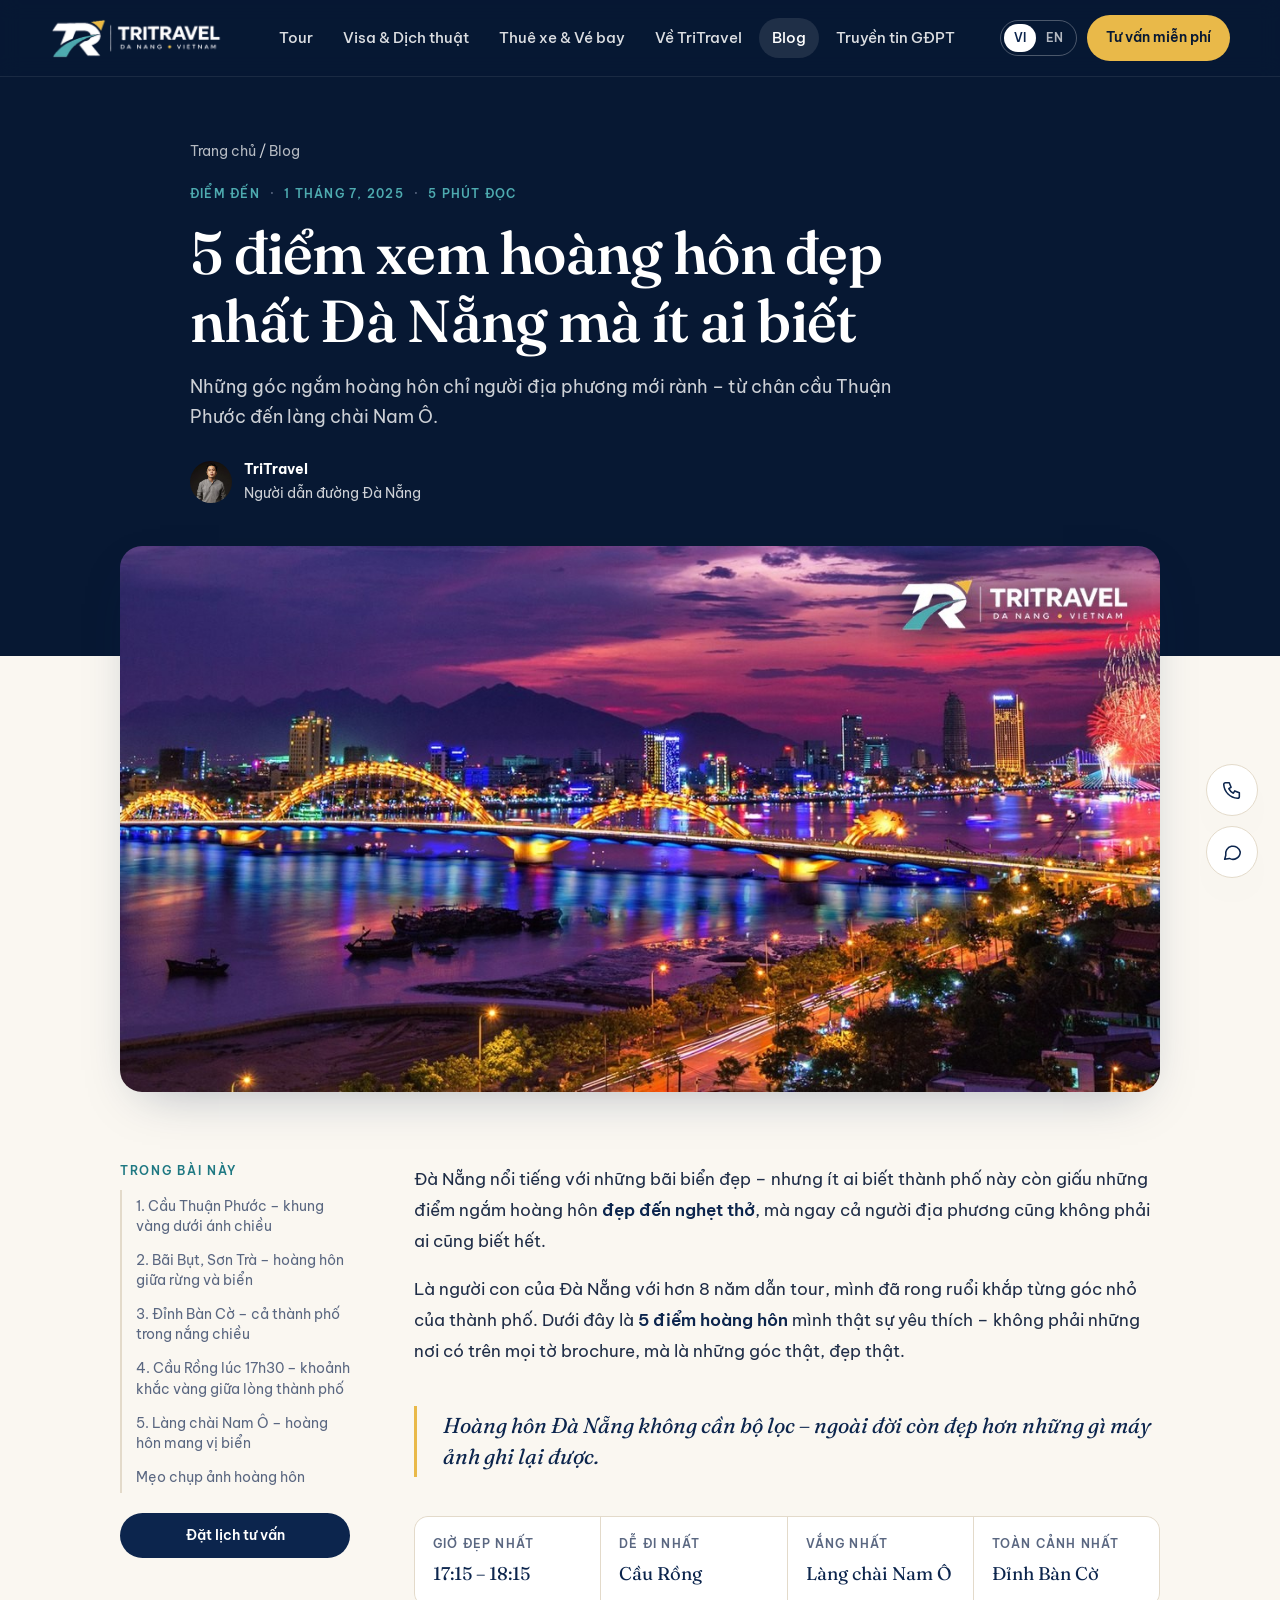
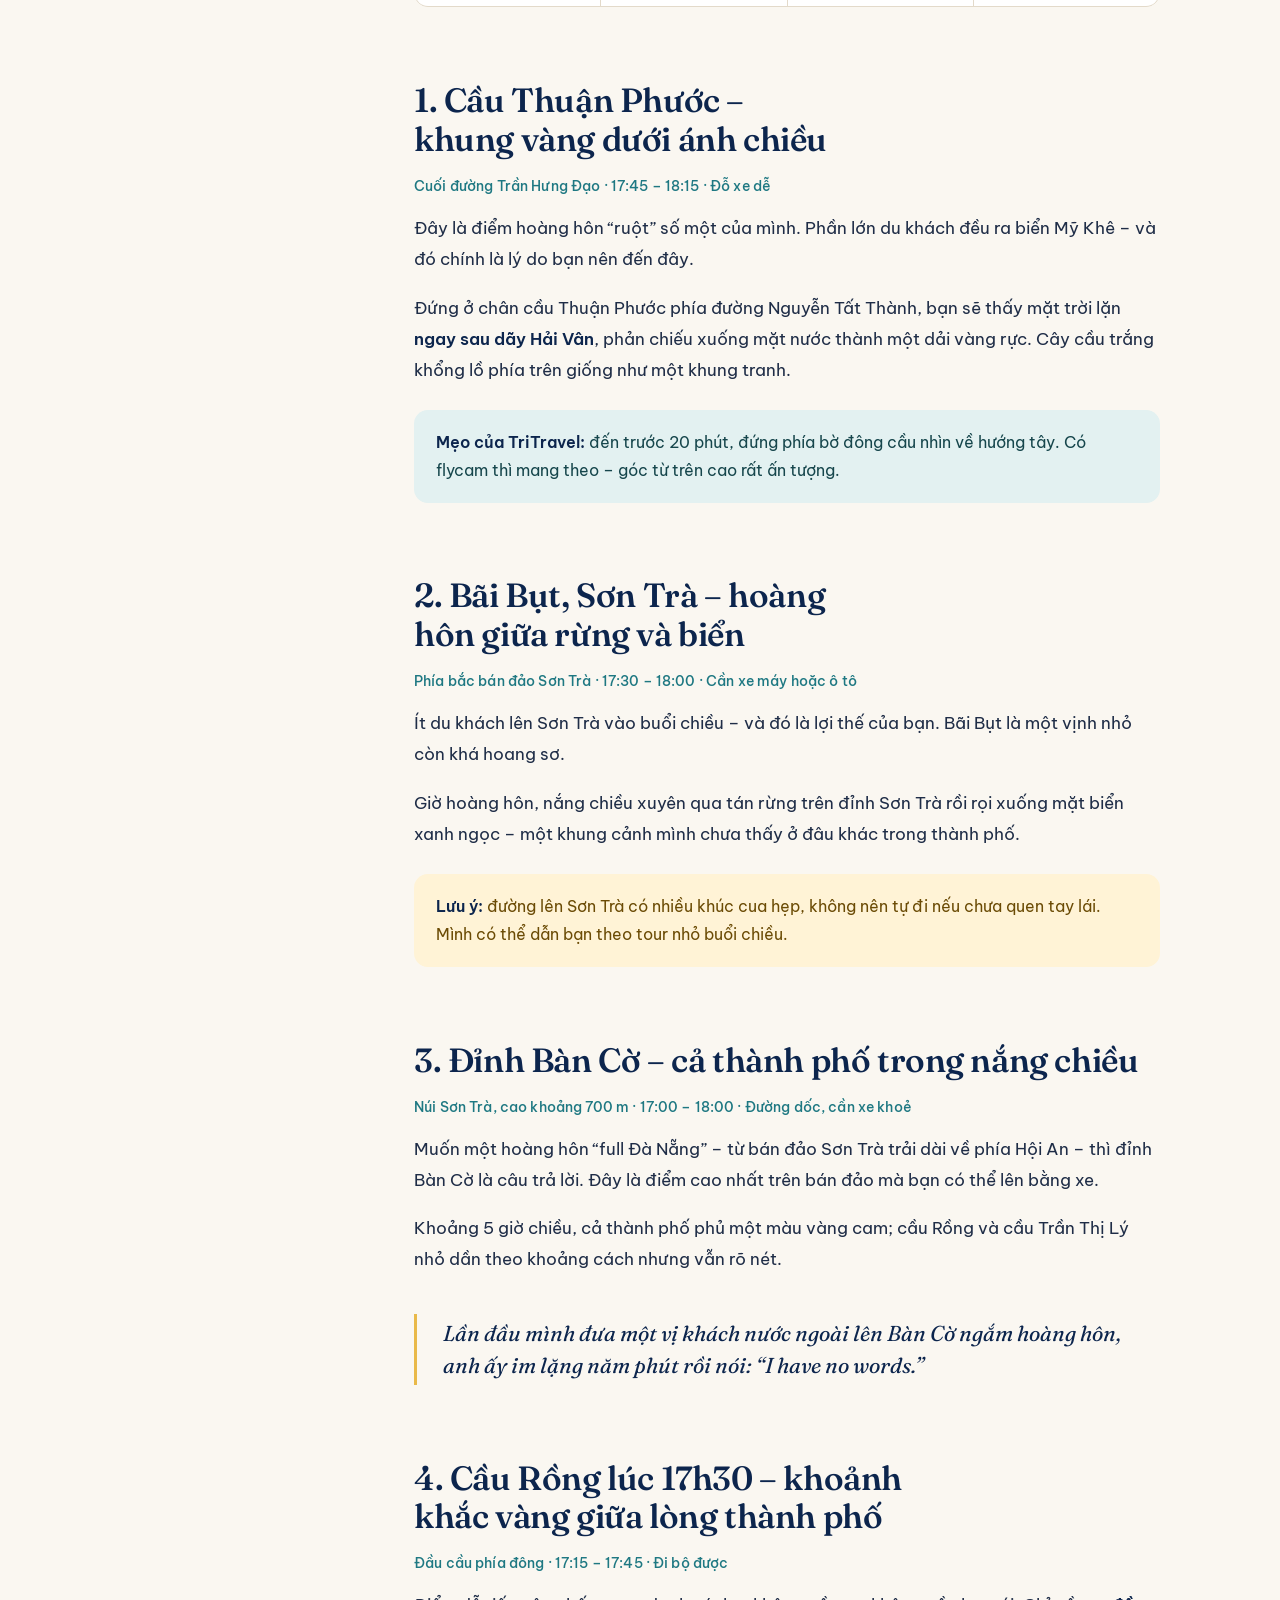
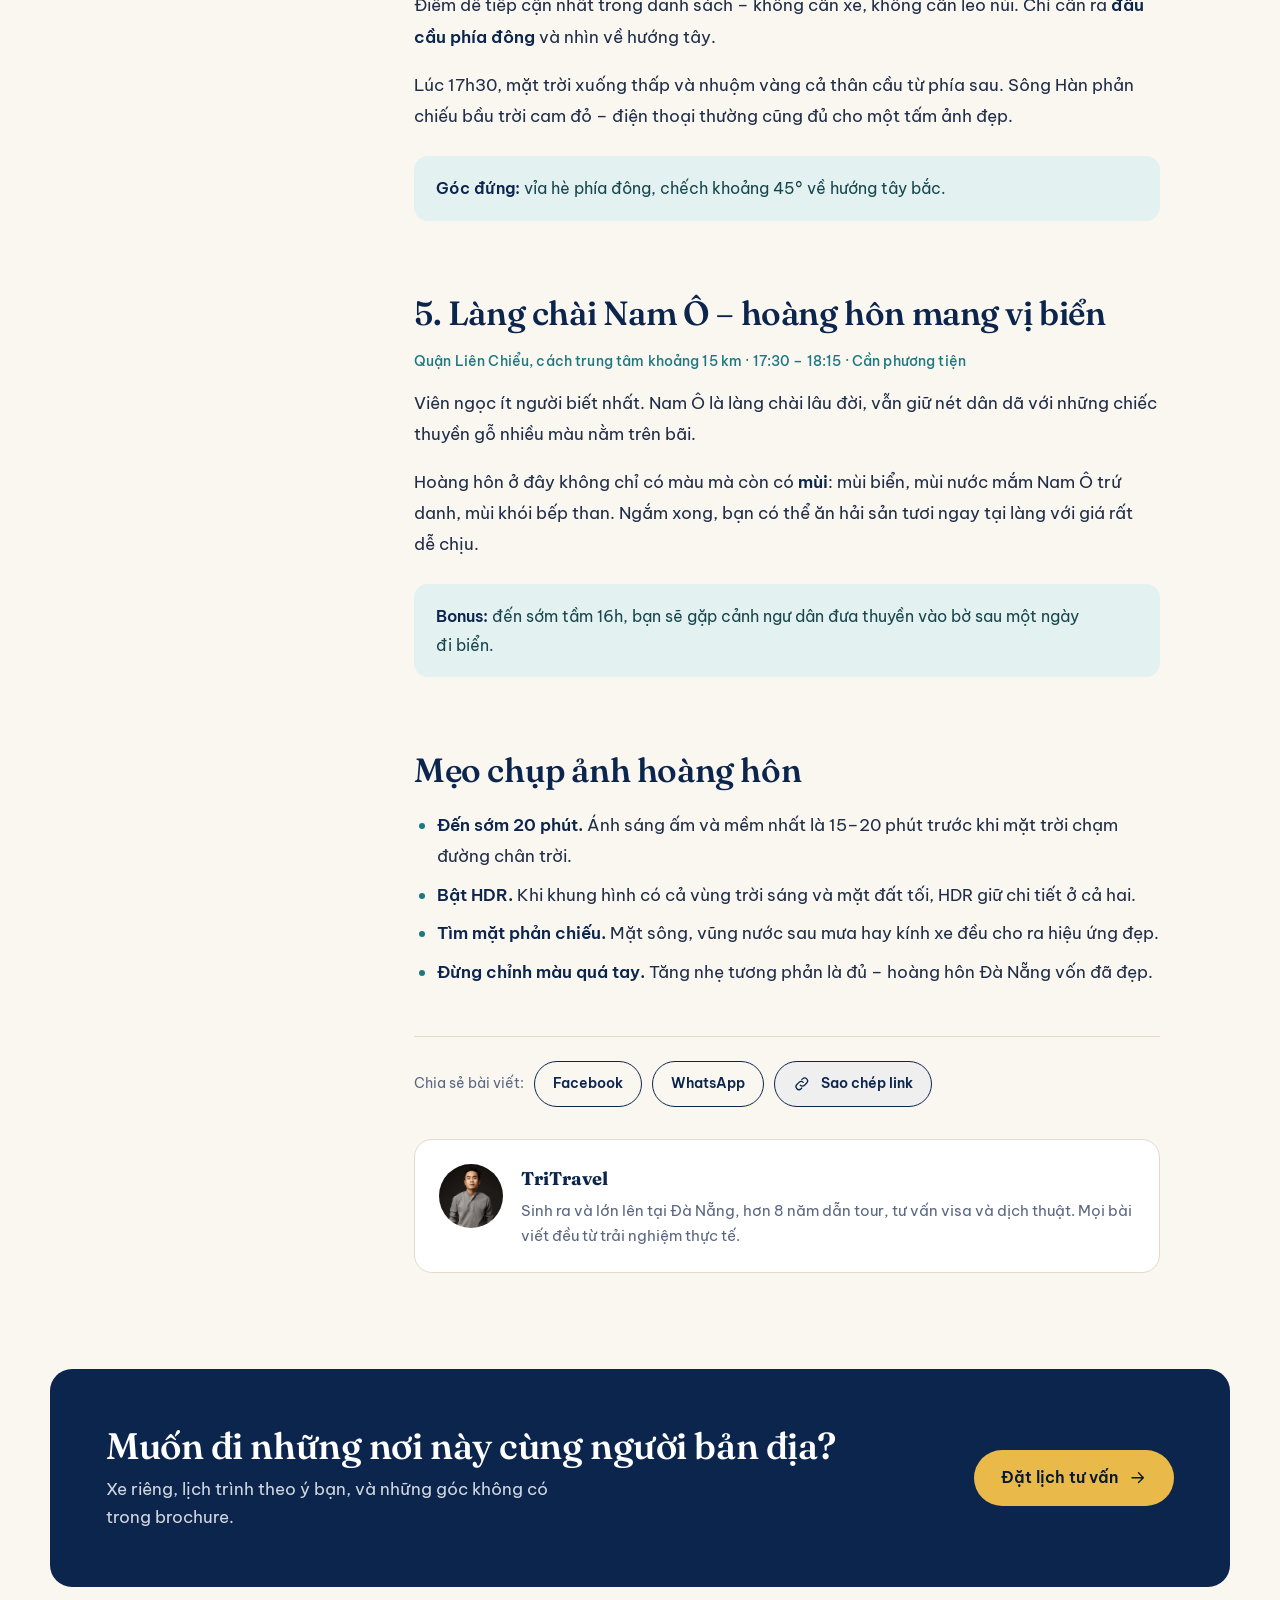
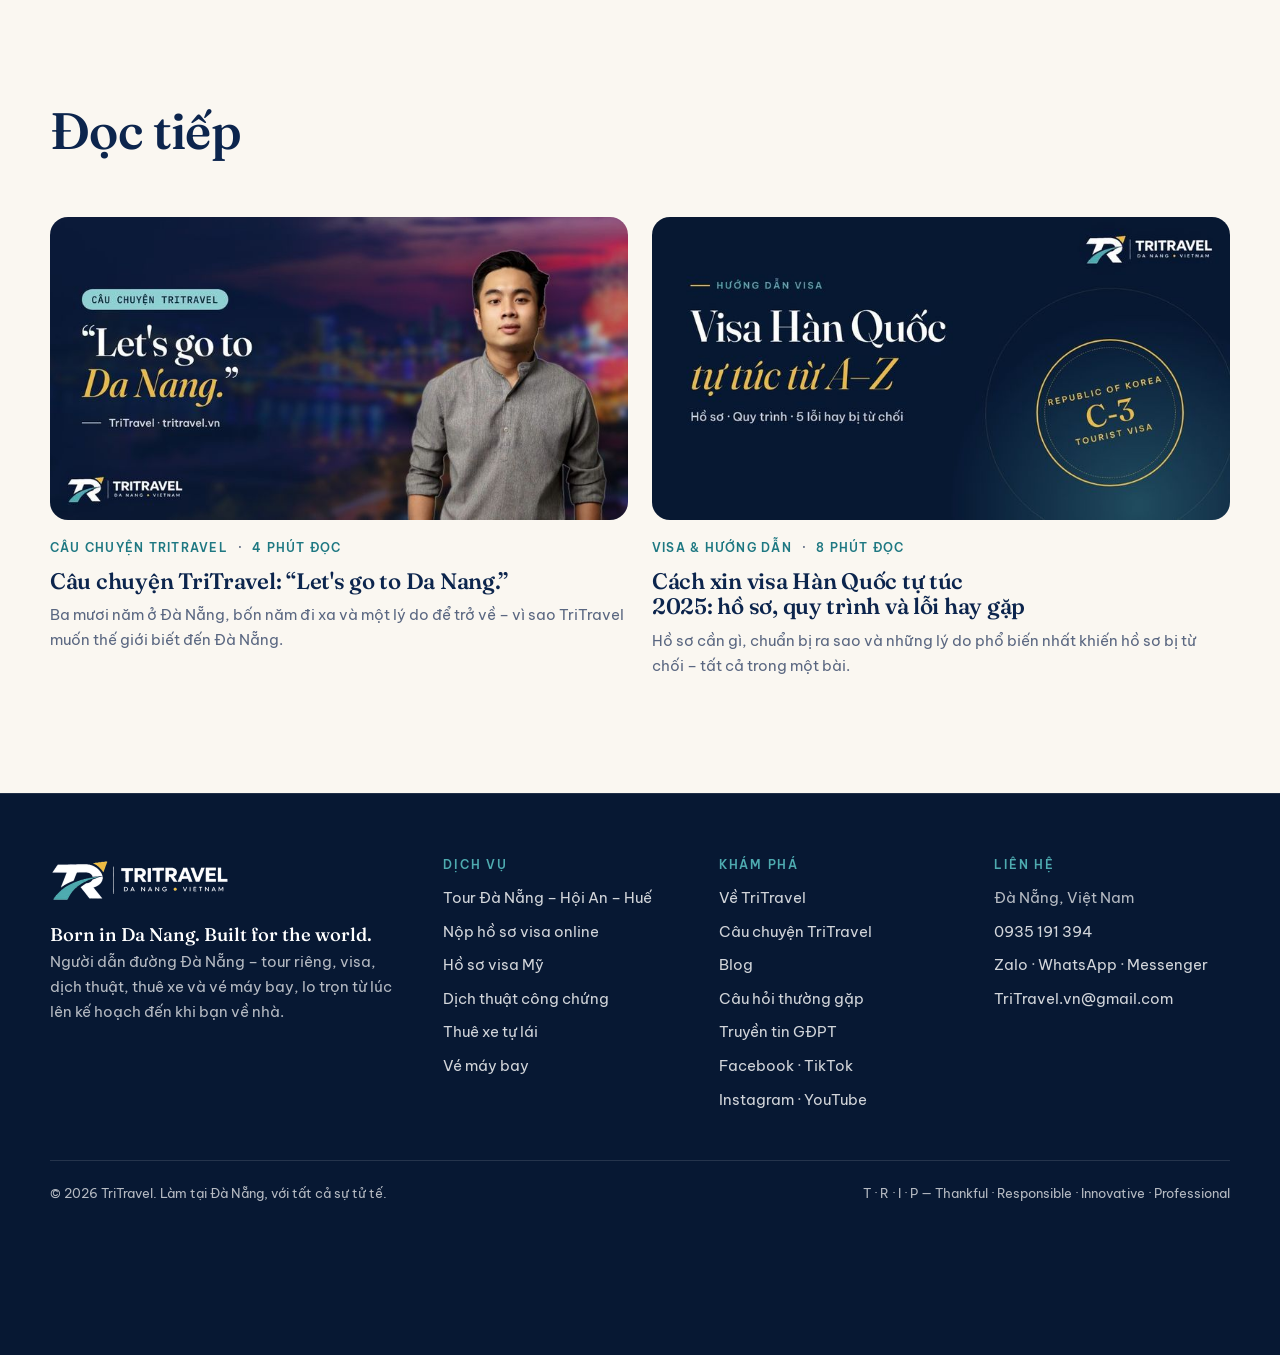
<file: blog-hoanghon-danang.html>
<!DOCTYPE html>
<html lang="vi">
<head>
<meta charset="UTF-8">
<title>TriTravel</title>
<link rel="canonical" href="https://tritravel.vn/blog/hoang-hon-da-nang.html">
<meta http-equiv="refresh" content="0; url=/blog/hoang-hon-da-nang.html">
<meta name="robots" content="noindex">
<script>location.replace("/blog/hoang-hon-da-nang.html")</script>
</head>
<body><p>Bài viết đã chuyển sang <a href="/blog/hoang-hon-da-nang.html">https://tritravel.vn/blog/hoang-hon-da-nang.html</a>.</p></body>
</html>
</file>
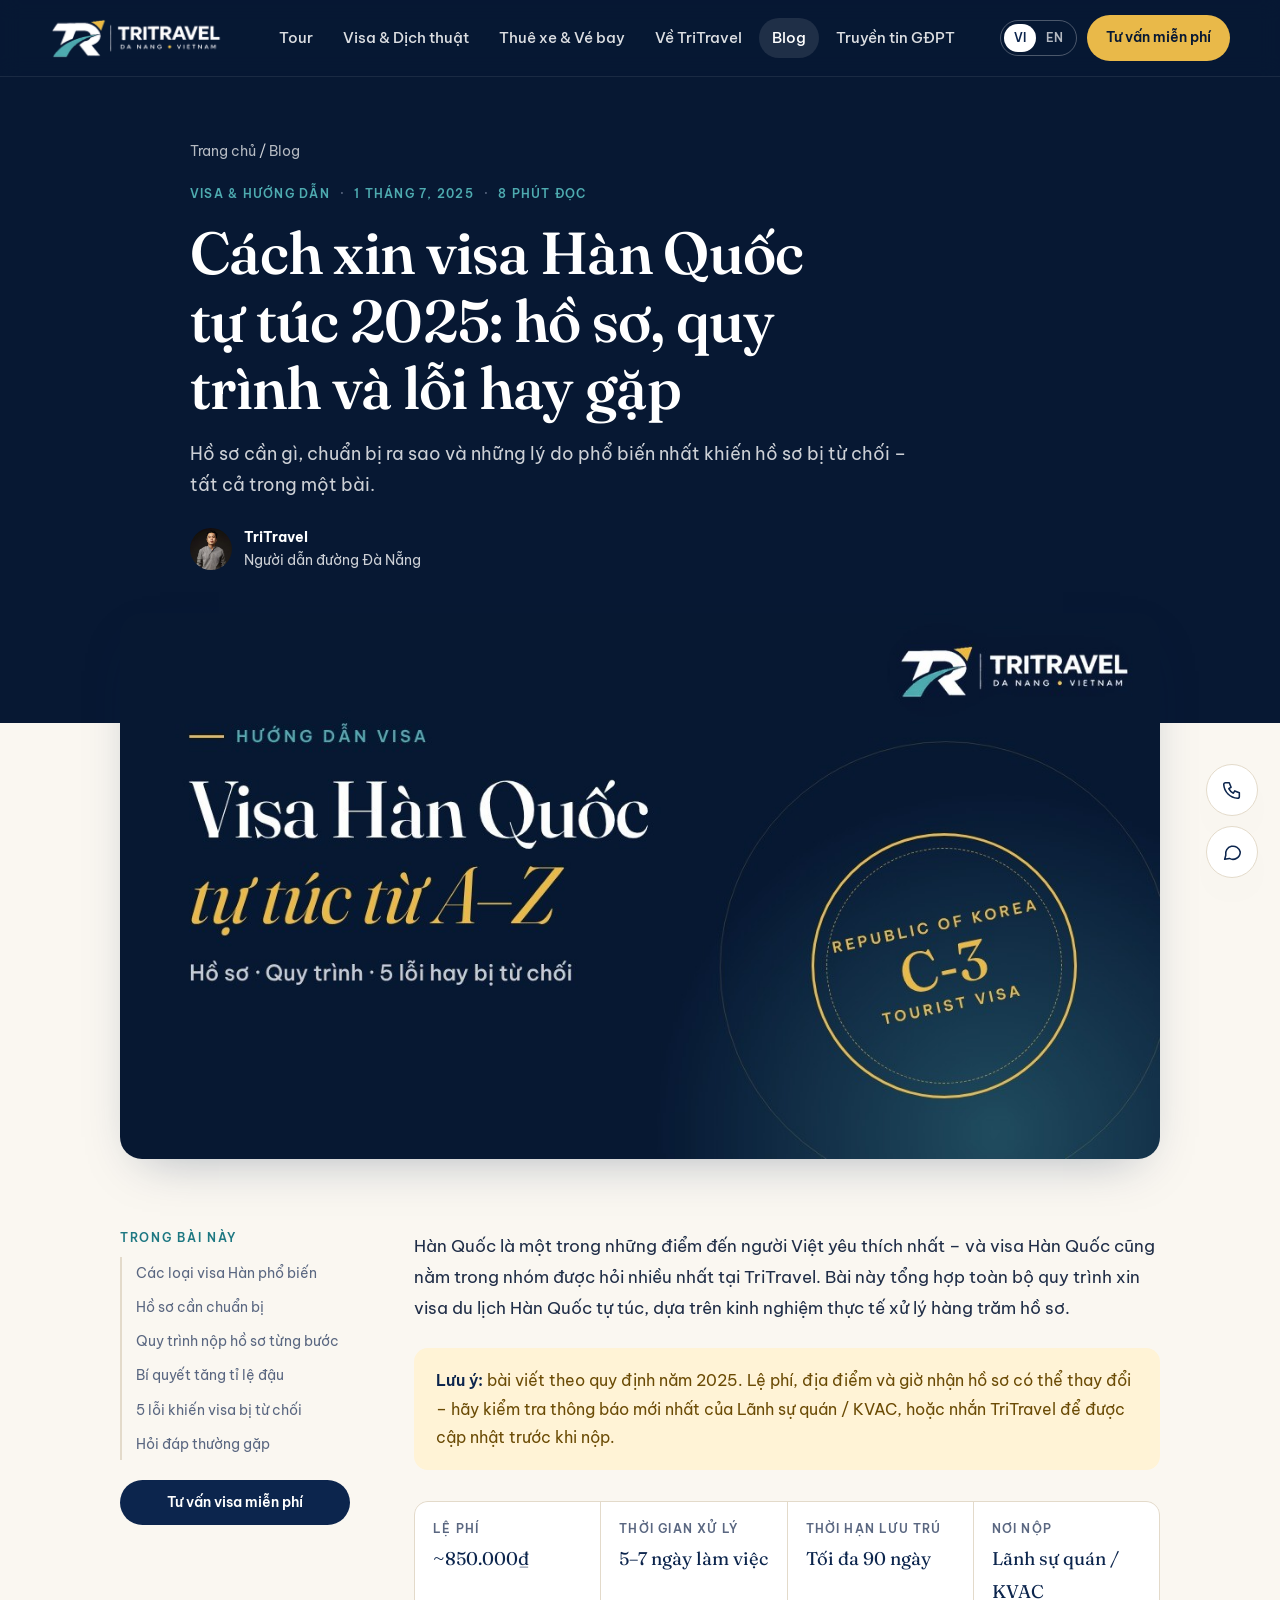
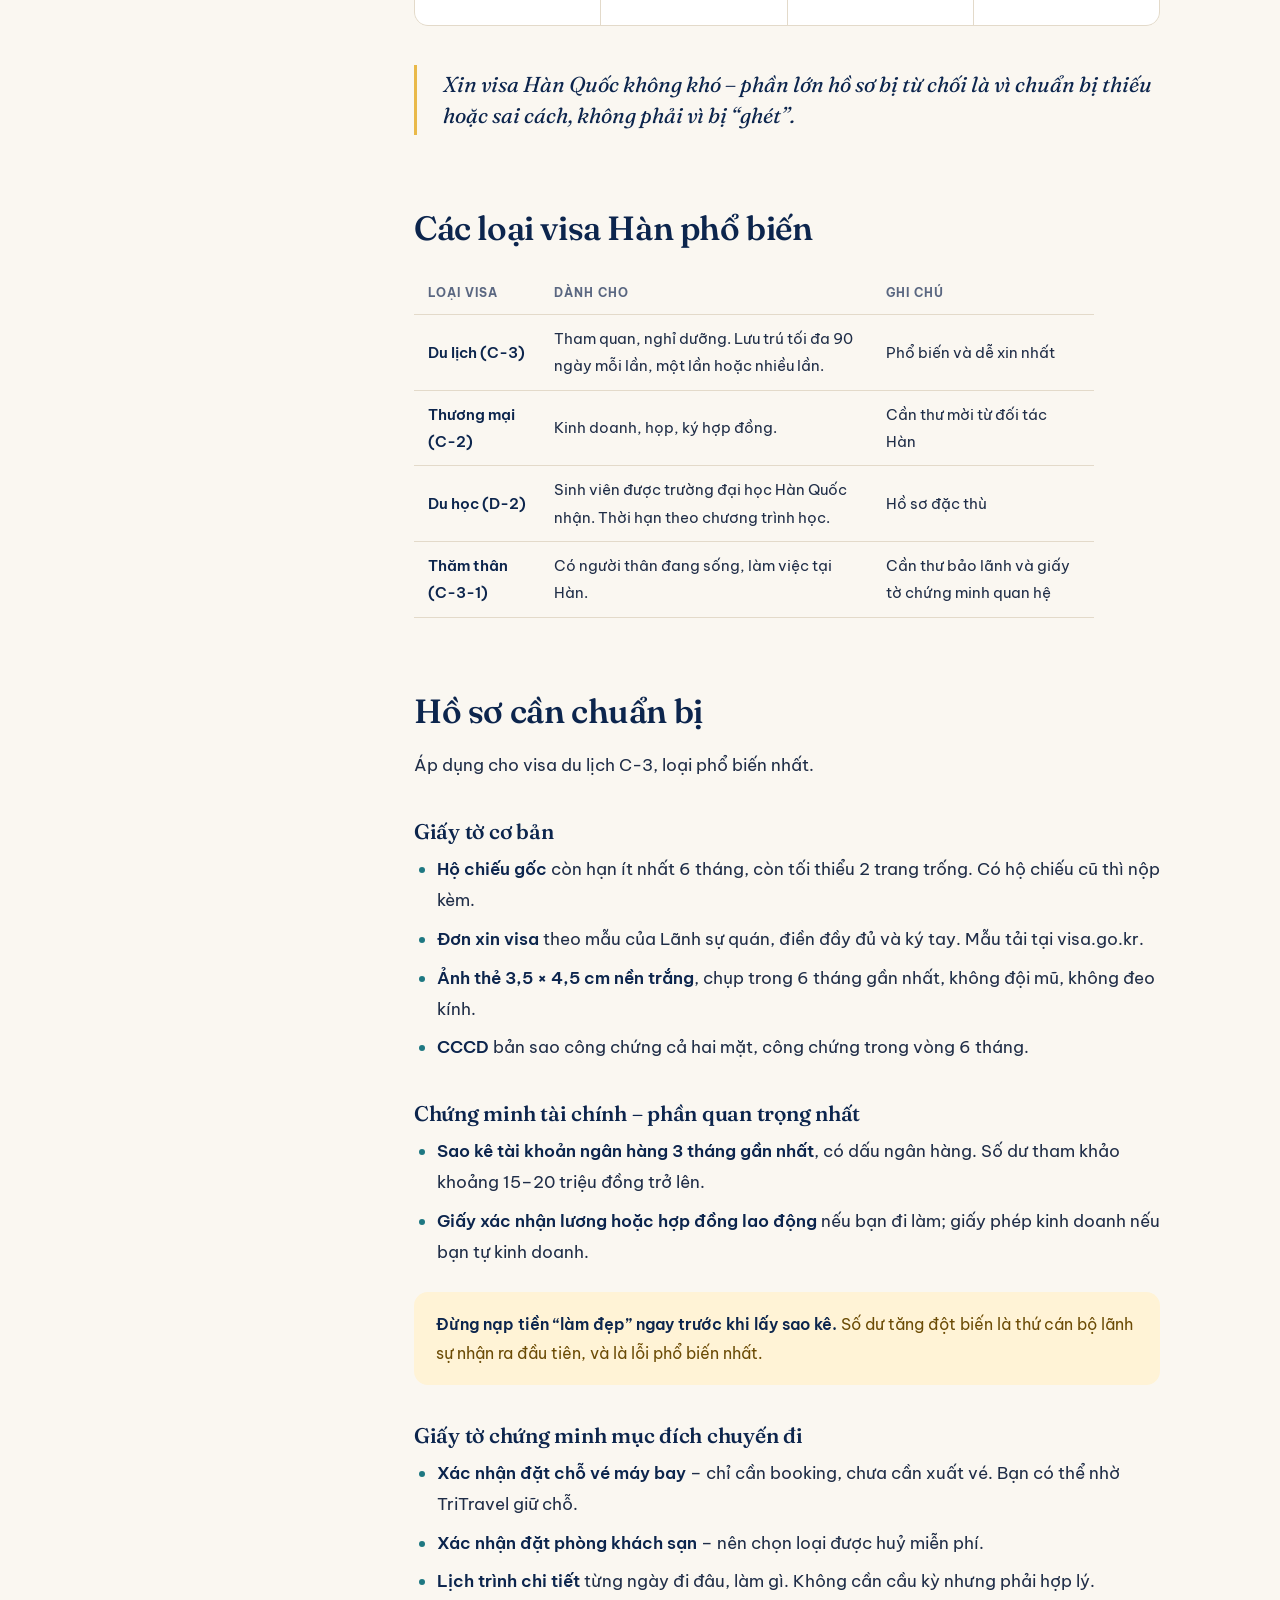
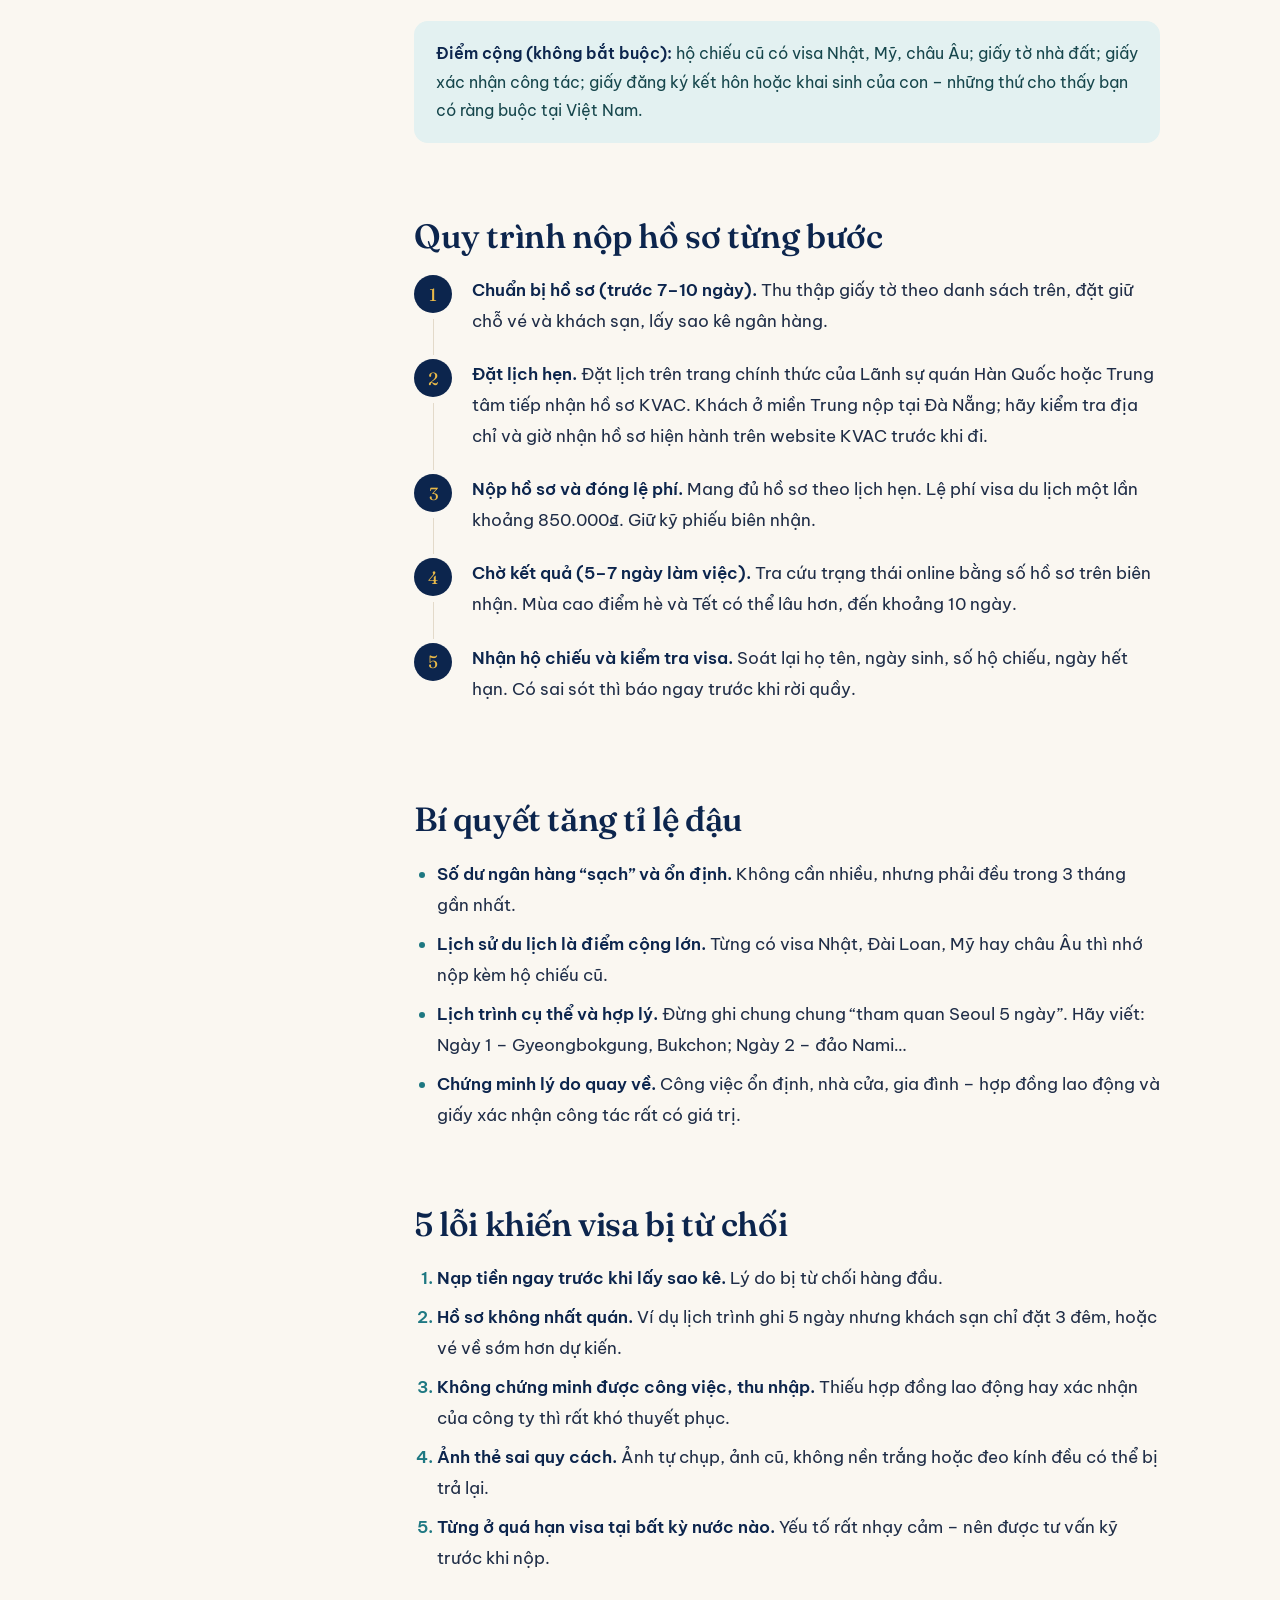
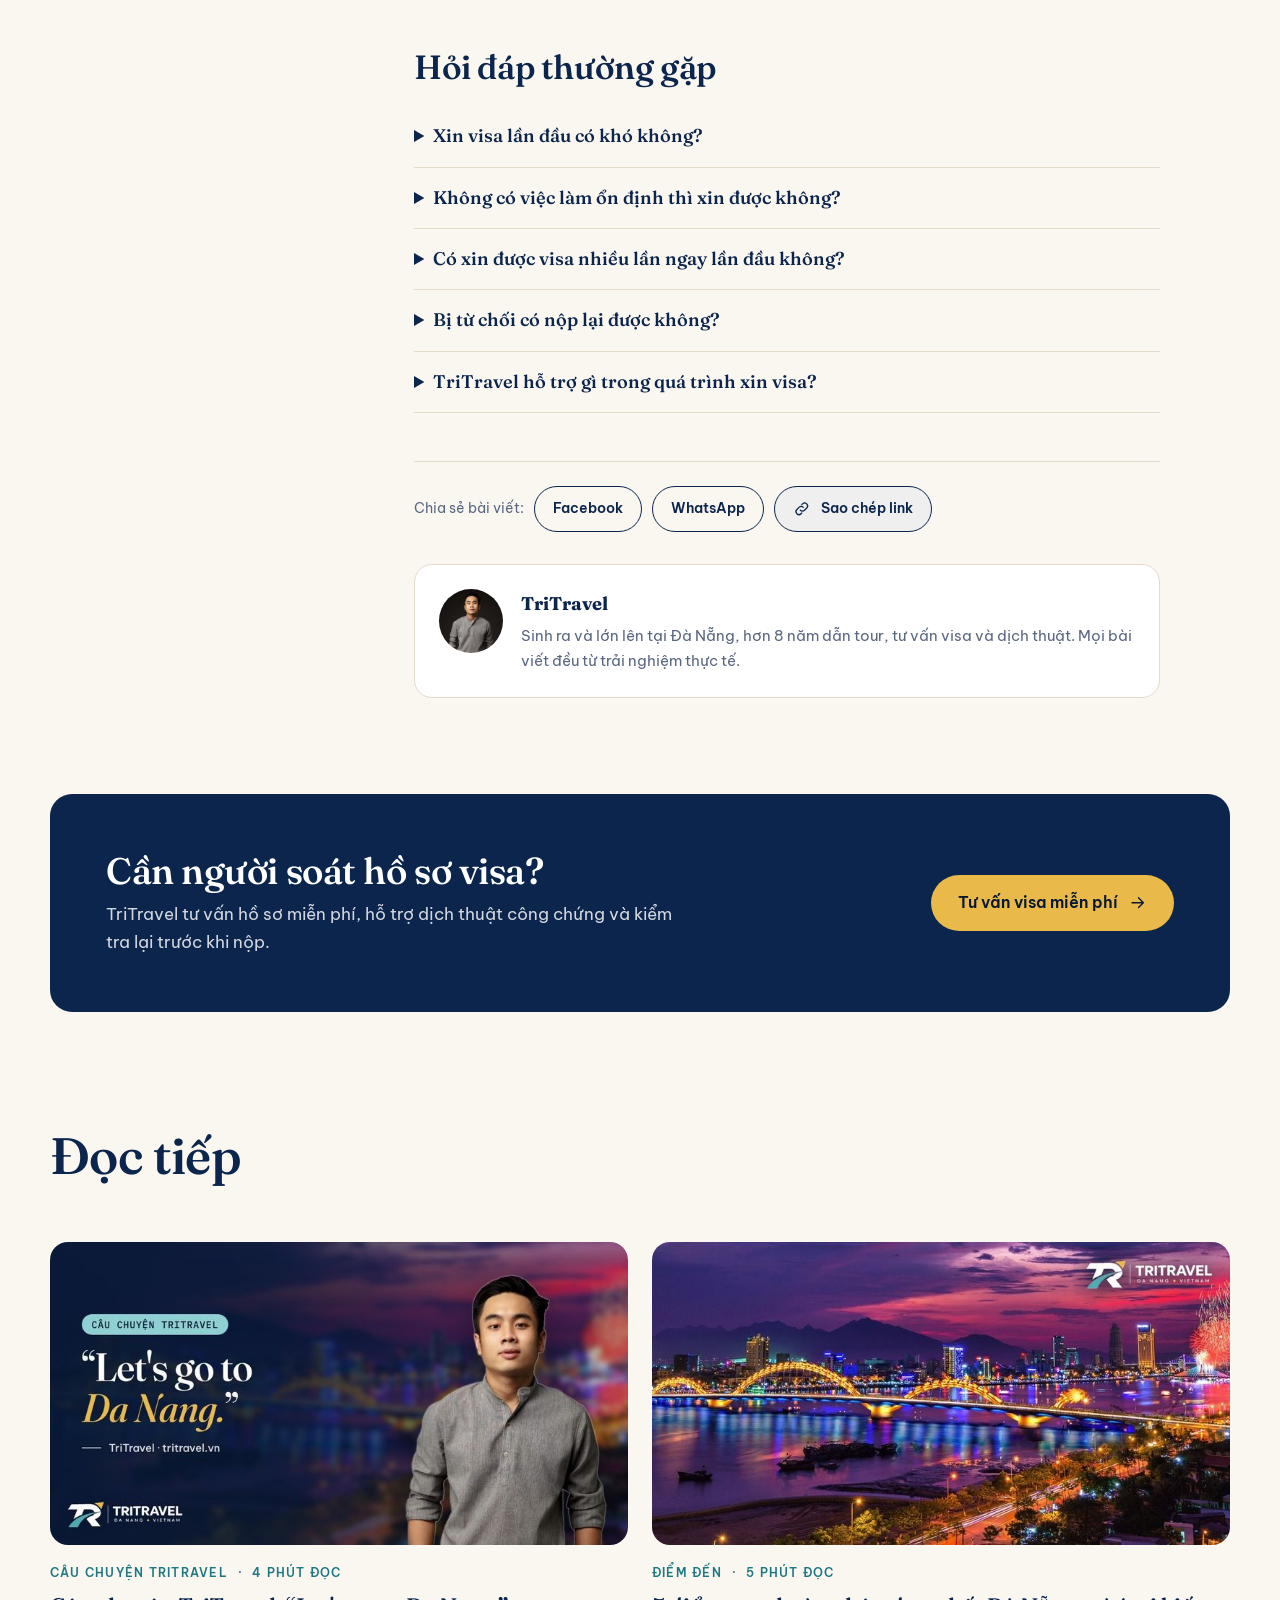
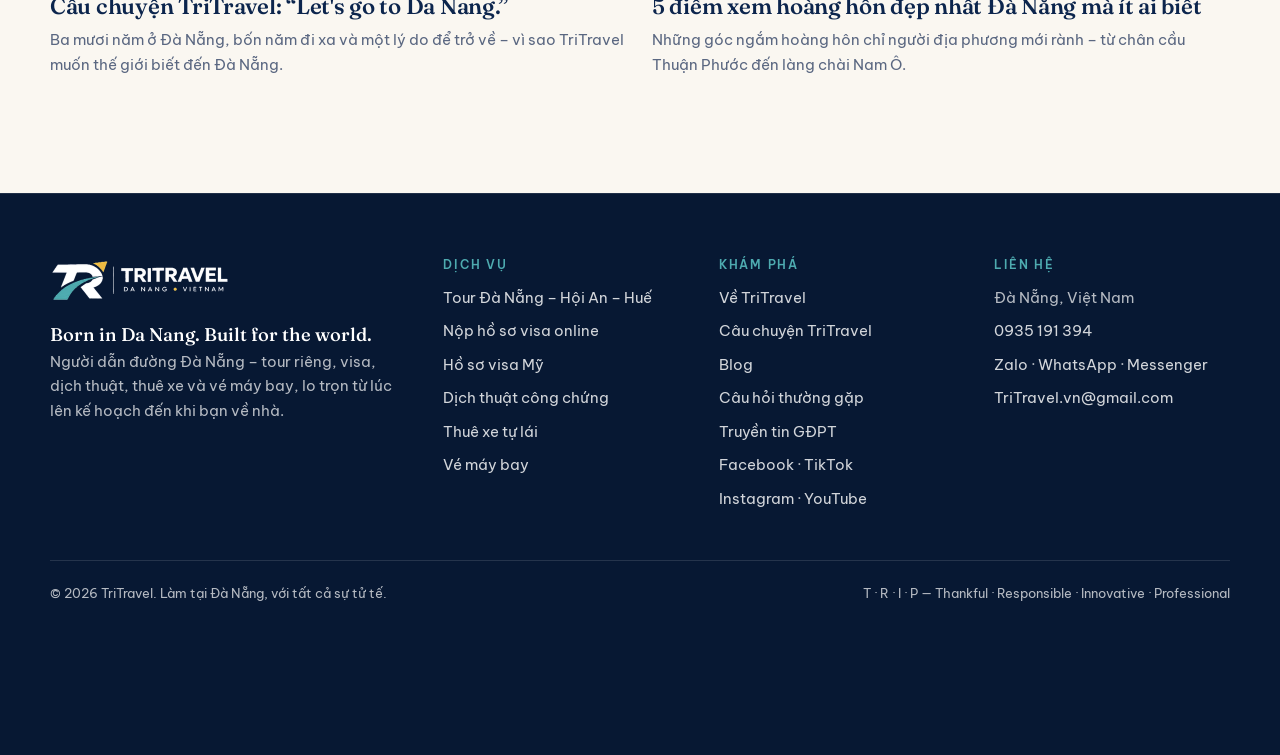
<file: blog-visa-hankquoc-2025.html>
<!DOCTYPE html>
<html lang="vi">
<head>
<meta charset="UTF-8">
<title>TriTravel</title>
<link rel="canonical" href="https://tritravel.vn/blog/visa-han-quoc-tu-tuc.html">
<meta http-equiv="refresh" content="0; url=/blog/visa-han-quoc-tu-tuc.html">
<meta name="robots" content="noindex">
<script>location.replace("/blog/visa-han-quoc-tu-tuc.html")</script>
</head>
<body><p>Bài viết đã chuyển sang <a href="/blog/visa-han-quoc-tu-tuc.html">https://tritravel.vn/blog/visa-han-quoc-tu-tuc.html</a>.</p></body>
</html>
</file>
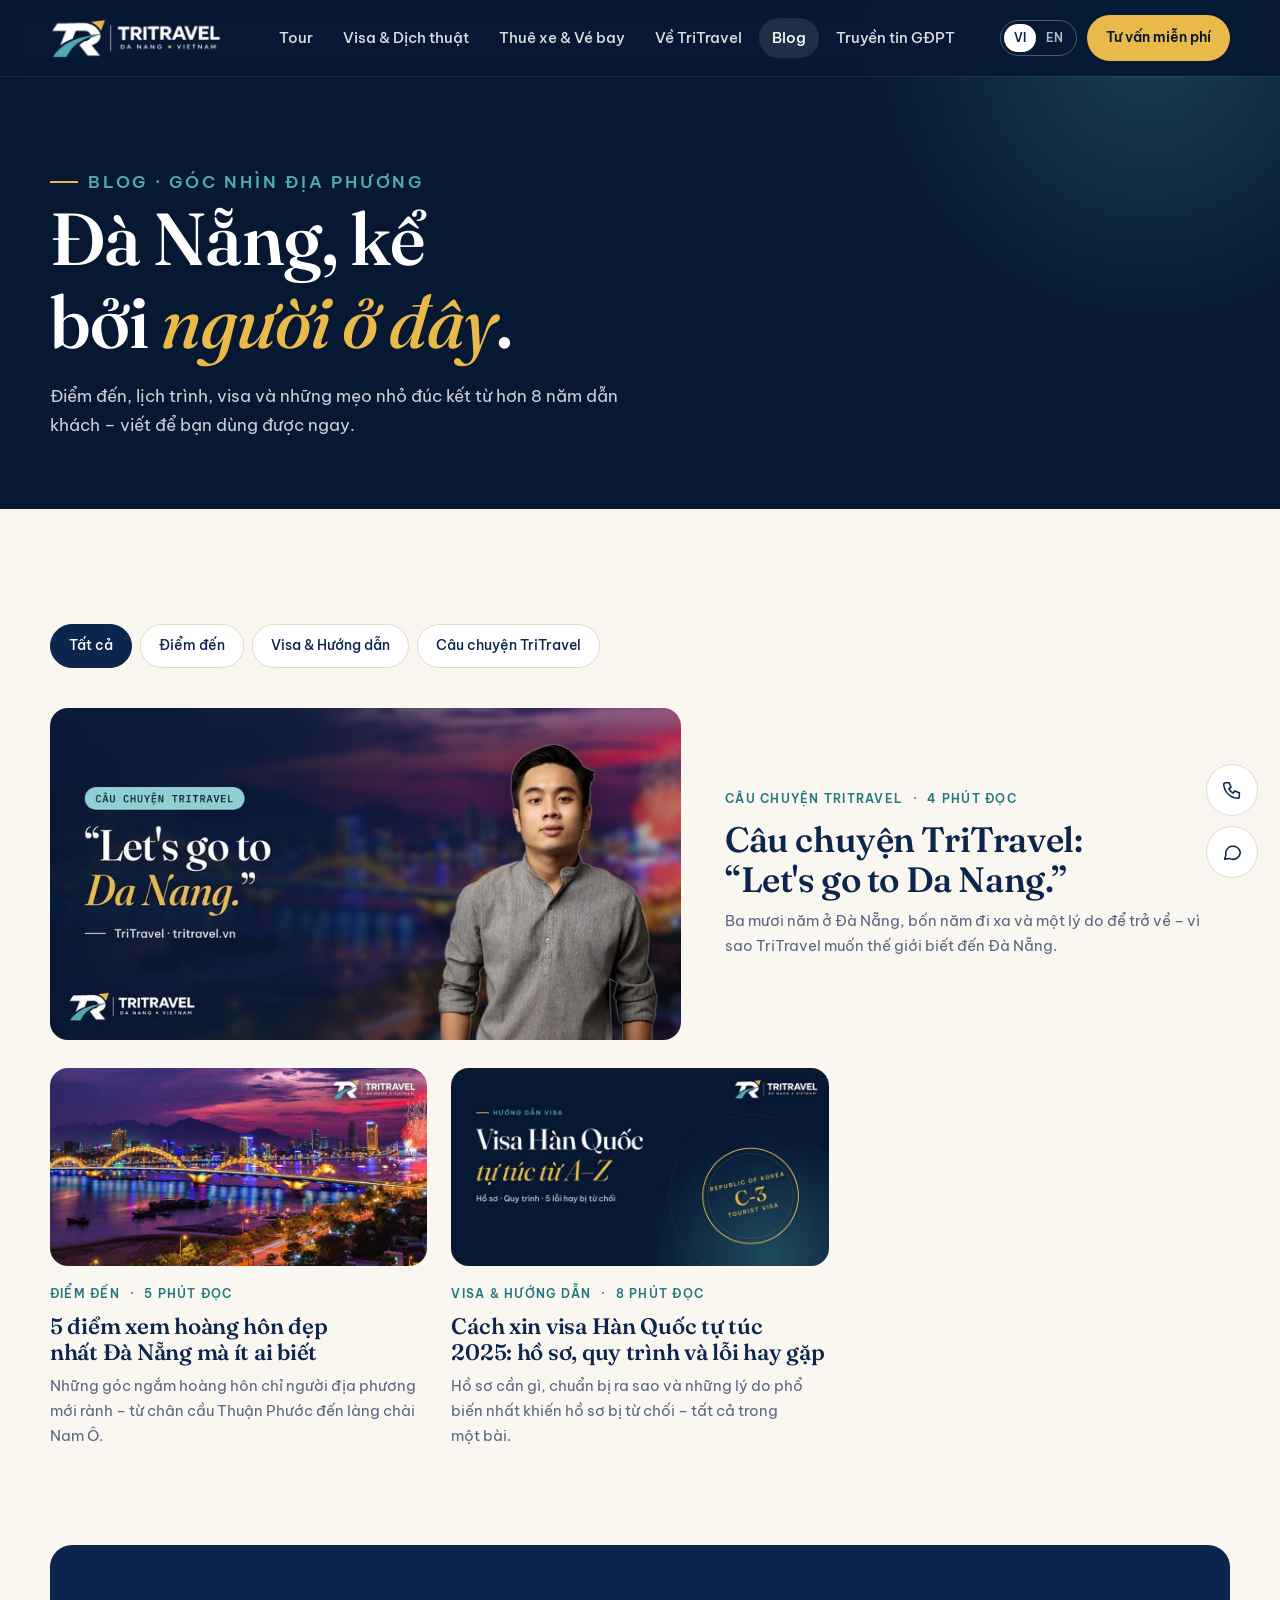
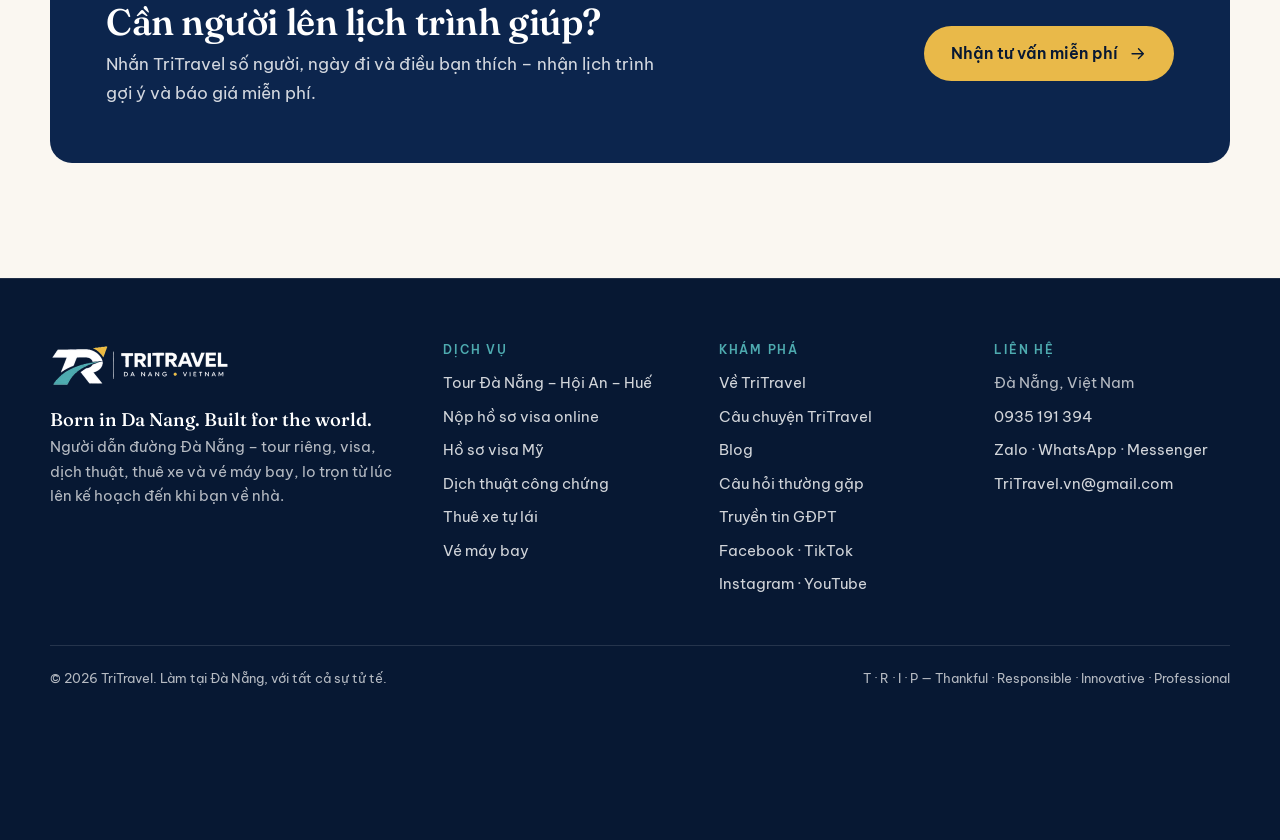
<file: blog.html>
<!DOCTYPE html>
<html lang="vi">
<head>
<meta charset="UTF-8">
<meta name="viewport" content="width=device-width, initial-scale=1">
<title>Blog du lịch Đà Nẵng, visa &amp; kinh nghiệm – TriTravel</title>
<meta name="description" content="Kinh nghiệm thực tế từ người Đà Nẵng: điểm đến, lịch trình, visa, ẩm thực và những góc mà chỉ dân địa phương mới biết.">
<meta name="robots" content="index, follow">
<link rel="canonical" href="https://tritravel.vn/blog.html">
<link rel="icon" href="favicon.ico?v=2" type="image/x-icon">
<link rel="icon" href="favicon-32.png?v=2" type="image/png" sizes="32x32">
<link rel="apple-touch-icon" href="apple-touch-icon.png?v=2">
<meta property="og:site_name" content="TriTravel">
<meta property="og:locale" content="vi_VN">
<meta property="og:type" content="website">
<meta property="og:title" content="Blog TriTravel – Đà Nẵng qua góc nhìn người bản địa">
<meta property="og:description" content="Kinh nghiệm thực tế từ người Đà Nẵng: điểm đến, lịch trình, visa, ẩm thực và những góc mà chỉ dân địa phương mới biết.">
<meta property="og:url" content="https://tritravel.vn/blog.html">
<meta property="og:image" content="https://tritravel.vn/images/blog/cau-chuyen-tritravel.jpg">
<meta property="og:image:width" content="1200">
<meta property="og:image:height" content="630">
<meta property="og:image:alt" content="Blog du lịch Đà Nẵng, visa &amp; kinh nghiệm – TriTravel">
<meta name="twitter:card" content="summary_large_image">
<meta name="twitter:title" content="Blog TriTravel – Đà Nẵng qua góc nhìn người bản địa">
<meta name="twitter:description" content="Kinh nghiệm thực tế từ người Đà Nẵng: điểm đến, lịch trình, visa, ẩm thực và những góc mà chỉ dân địa phương mới biết.">
<meta name="twitter:image" content="https://tritravel.vn/images/blog/cau-chuyen-tritravel.jpg">
<script>(function(d){d.classList.add("js");try{if(localStorage.getItem("TriTravel-lang")==="en"){d.classList.add("en");d.lang="en"}}catch(e){}})(document.documentElement)</script>
<link rel="preconnect" href="https://fonts.googleapis.com">
<link rel="preconnect" href="https://fonts.gstatic.com" crossorigin>
<link href="https://fonts.googleapis.com/css2?family=Be+Vietnam+Pro:wght@400;500;600;700&family=Fraunces:ital,opsz,wght@0,9..144,400..700;1,9..144,400..700&display=swap" rel="stylesheet">
<link rel="stylesheet" href="assets/site.css">
</head>
<body>
<svg width="0" height="0" style="position:absolute" aria-hidden="true"><defs><symbol id="i-compass" viewBox="0 0 24 24"><circle cx="12" cy="12" r="9"/><path d="m15.5 8.5-2 5-5 2 2-5z"/></symbol><symbol id="i-visa" viewBox="0 0 24 24"><rect x="5" y="3" width="14" height="18" rx="2"/><circle cx="12" cy="10" r="3"/><path d="M9 17h6"/></symbol><symbol id="i-car" viewBox="0 0 24 24"><path d="M4 16v-3l2-5a2 2 0 0 1 2-1h8a2 2 0 0 1 2 1l2 5v3M3 16h18v2H3zM7 13h10"/><circle cx="7.5" cy="18" r="1.5"/><circle cx="16.5" cy="18" r="1.5"/></symbol><symbol id="i-plane" viewBox="0 0 24 24"><path d="M10.5 13.5 3 11l1.5-1.5 7 .5 4.6-4.6a2 2 0 0 1 2.8 2.8L14.300 12.800l.5 7L13.300 21.300z"/></symbol><symbol id="i-arrow" viewBox="0 0 24 24"><path d="M5 12h14M13 6l6 6-6 6"/></symbol><symbol id="i-check" viewBox="0 0 24 24"><path d="m5 12.500 4.500 4.500L19 7.500"/></symbol><symbol id="i-phone" viewBox="0 0 24 24"><path d="M5 4h4l2 5-2.500 1.500a11 11 0 0 0 5 5L15 13l5 2v4a2 2 0 0 1-2 2A16 16 0 0 1 3 6a2 2 0 0 1 2-2z"/></symbol><symbol id="i-chat" viewBox="0 0 24 24"><path d="M21 12a8 8 0 0 1-11.800 7L4 20l1.200-4.500A8 8 0 1 1 21 12z"/></symbol><symbol id="i-mail" viewBox="0 0 24 24"><rect x="3" y="5" width="18" height="14" rx="2"/><path d="m3 7 9 6 9-6"/></symbol><symbol id="i-menu" viewBox="0 0 24 24"><path d="M4 7h16M4 12h16M4 17h16"/></symbol><symbol id="i-clock" viewBox="0 0 24 24"><circle cx="12" cy="12" r="9"/><path d="M12 7v5l3 2"/></symbol><symbol id="i-link" viewBox="0 0 24 24"><path d="M10 14a4 4 0 0 0 5.700 0l3-3a4 4 0 0 0-5.700-5.700l-1 1M14 10a4 4 0 0 0-5.700 0l-3 3a4 4 0 0 0 5.700 5.700l1-1"/></symbol></defs></svg>
<header class="site-header solid">
  <div class="wrap bar">
    <a class="logo" href="./" aria-label="TriTravel – Trang chủ"><img src="images/logo/tritravel-logo-white.png" srcset="images/logo/tritravel-logo-white-360.png 360w, images/logo/tritravel-logo-white.png 920w" sizes="180px" alt="TriTravel – Da Nang, Vietnam" width="171" height="42"></a>
    <nav class="nav" aria-label="Chính"><a href="./#tours"><span lang="vi">Tour</span><span lang="en">Tours</span></a><a href="./#visa"><span lang="vi">Visa & Dịch thuật</span><span lang="en">Visa & Translation</span></a><a href="./#transport"><span lang="vi">Thuê xe & Vé bay</span><span lang="en">Cars & Flights</span></a><a href="./#about"><span lang="vi">Về TriTravel</span><span lang="en">About</span></a><a href="blog.html" aria-current="page"><span lang="vi">Blog</span><span lang="en">Blog</span></a><a href="gdpt/"><span lang="vi">Truyền tin GĐPT</span><span lang="en">GĐPT Signaling</span></a></nav>
    <div class="head-tools">
      <div class="lang" role="group" aria-label="Ngôn ngữ"><button type="button" data-set="vi">VI</button><button type="button" data-set="en">EN</button></div>
      <a class="btn btn-gold btn-sm head-cta" href="./#contact"><span lang="vi">Tư vấn miễn phí</span><span lang="en">Free consultation</span></a>
      <button class="menu-btn" type="button" aria-label="Menu" aria-expanded="false"><svg class="icon" aria-hidden="true"><use href="#i-menu"/></svg></button>
    </div>
  </div>
  <nav class="mobile-nav" aria-label="Di động"><a href="./#tours"><span lang="vi">Tour</span><span lang="en">Tours</span></a><a href="./#visa"><span lang="vi">Visa & Dịch thuật</span><span lang="en">Visa & Translation</span></a><a href="./#transport"><span lang="vi">Thuê xe & Vé bay</span><span lang="en">Cars & Flights</span></a><a href="./#about"><span lang="vi">Về TriTravel</span><span lang="en">About</span></a><a href="blog.html" aria-current="page"><span lang="vi">Blog</span><span lang="en">Blog</span></a><a href="gdpt/"><span lang="vi">Truyền tin GĐPT</span><span lang="en">GĐPT Signaling</span></a><a class="btn btn-gold" href="./#contact"><span lang="vi">Tư vấn miễn phí</span><span lang="en">Free consultation</span></a></nav>
</header>
<main>
<section class="page-hero"><div class="wrap"><p class="eyebrow"><span lang="vi">Blog · Góc nhìn địa phương</span><span lang="en">Blog · A local point of view</span></p><h1><span lang="vi">Đà Nẵng, kể bởi <em>người ở đây</em>.</span><span lang="en">Da Nang, told by <em>someone who lives here</em>.</span></h1><p><span lang="vi">Điểm đến, lịch trình, visa và những mẹo nhỏ đúc kết từ hơn 8 năm dẫn khách – viết để bạn dùng được ngay.</span><span lang="en">Destinations, itineraries, visas and small tips from 8+ years of guiding – written to be used.</span></p></div></section>
<section class="section"><div class="wrap">
<div class="filters"><button type="button" data-cat="all" aria-pressed="true"><span lang="vi">Tất cả</span><span lang="en">All</span></button><button type="button" data-cat="diem-den" aria-pressed="false"><span lang="vi">Điểm đến</span><span lang="en">Destinations</span></button><button type="button" data-cat="visa" aria-pressed="false"><span lang="vi">Visa & Hướng dẫn</span><span lang="en">Visa & Guides</span></button><button type="button" data-cat="cau-chuyen" aria-pressed="false"><span lang="vi">Câu chuyện TriTravel</span><span lang="en">Our story</span></button></div>
<h2 class="sr"><span lang="vi">Bài viết</span><span lang="en">Articles</span></h2>
<div class="posts">
<a class="post-card reveal feature" data-cat="cau-chuyen" href="cau-chuyen.html"><div class="thumb"><img src="images/blog/cau-chuyen-tritravel.jpg" srcset="images/blog/cau-chuyen-tritravel-sm.jpg 800w, images/blog/cau-chuyen-tritravel.jpg 1200w" sizes="(min-width:900px) 640px, 100vw" alt="Người sáng lập TriTravel trước khung cảnh Đà Nẵng về đêm" width="1200" height="630" loading="lazy"></div><div class="txt"><div class="post-meta"><span><span lang="vi">Câu chuyện TriTravel</span><span lang="en">Our story</span></span><span><span lang="vi">4 phút đọc</span><span lang="en">4 min read</span></span></div><h3><span lang="vi">Câu chuyện TriTravel: “Let's go to Da Nang.”</span><span lang="en">The TriTravel story: “Let's go to Da Nang.”</span></h3><p><span lang="vi">Ba mươi năm ở Đà Nẵng, bốn năm đi xa và một lý do để trở về – vì sao TriTravel muốn thế giới biết đến Đà Nẵng.</span><span lang="en">Thirty years in Da Nang, four years away and one reason to come home – why TriTravel wants the world to know Da Nang.</span></p></div></a>
<a class="post-card reveal" data-cat="diem-den" href="blog/hoang-hon-da-nang.html"><div class="thumb"><img src="images/blog/hoang-hon-da-nang.jpg" srcset="images/blog/hoang-hon-da-nang-sm.jpg 800w, images/blog/hoang-hon-da-nang.jpg 1200w" sizes="(min-width:1000px) 380px, (min-width:700px) 50vw, 100vw" alt="Cầu Rồng và sông Hàn, Đà Nẵng lúc hoàng hôn" width="1200" height="630" loading="lazy"></div><div class="txt"><div class="post-meta"><span><span lang="vi">Điểm đến</span><span lang="en">Destinations</span></span><span><span lang="vi">5 phút đọc</span><span lang="en">5 min read</span></span></div><h3><span lang="vi">5 điểm xem hoàng hôn đẹp nhất Đà Nẵng mà ít ai biết</span><span lang="en">5 Da Nang sunset spots few visitors know</span></h3><p><span lang="vi">Những góc ngắm hoàng hôn chỉ người địa phương mới rành – từ chân cầu Thuận Phước đến làng chài Nam Ô.</span><span lang="en">Sunset viewpoints only locals know – from Thuan Phuoc Bridge to Nam O fishing village. (Article in Vietnamese.)</span></p></div></a>
<a class="post-card reveal" data-cat="visa" href="blog/visa-han-quoc-tu-tuc.html"><div class="thumb"><img src="images/blog/visa-han-quoc-tu-tuc.jpg" srcset="images/blog/visa-han-quoc-tu-tuc-sm.jpg 800w, images/blog/visa-han-quoc-tu-tuc.jpg 1200w" sizes="(min-width:1000px) 380px, (min-width:700px) 50vw, 100vw" alt="Hướng dẫn xin visa Hàn Quốc tự túc – TriTravel" width="1200" height="630" loading="lazy"></div><div class="txt"><div class="post-meta"><span><span lang="vi">Visa & Hướng dẫn</span><span lang="en">Visa & Guides</span></span><span><span lang="vi">8 phút đọc</span><span lang="en">8 min read</span></span></div><h3><span lang="vi">Cách xin visa Hàn Quốc tự túc 2025: hồ sơ, quy trình và lỗi hay gặp</span><span lang="en">How to apply for a Korean visa yourself (2025 guide)</span></h3><p><span lang="vi">Hồ sơ cần gì, chuẩn bị ra sao và những lý do phổ biến nhất khiến hồ sơ bị từ chối – tất cả trong một bài.</span><span lang="en">Documents, process and the most common reasons for refusal – in one guide. (Article in Vietnamese.)</span></p></div></a>
<p class="posts-empty" hidden><span lang="vi">Chưa có bài trong chuyên mục này.</span><span lang="en">No posts in this category yet.</span></p>
</div>
<div class="cta-band"><div><h2><span lang="vi">Cần người lên lịch trình giúp?</span><span lang="en">Want someone to plan it for you?</span></h2><p><span lang="vi">Nhắn TriTravel số người, ngày đi và điều bạn thích – nhận lịch trình gợi ý và báo giá miễn phí.</span><span lang="en">Tell TriTravel your group size, dates and interests – get a suggested itinerary and quote for free.</span></p></div><a class="btn btn-gold" href="./#contact"><span lang="vi">Nhận tư vấn miễn phí</span><span lang="en">Get free advice</span> <svg class="icon" aria-hidden="true"><use href="#i-arrow"/></svg></a></div>
</div></section>
</main>
<footer class="site-footer">
  <div class="wrap">
    <div class="foot-grid">
      <div><img src="images/logo/tritravel-logo-white.png" srcset="images/logo/tritravel-logo-white-360.png 360w, images/logo/tritravel-logo-white.png 920w" sizes="180px" alt="TriTravel" width="179" height="44" loading="lazy"><p><b style="color:#fff;font-family:var(--serif);font-weight:500;font-size:1.15rem">Born in Da Nang. Built for the world.</b><br><span lang="vi">Người dẫn đường Đà Nẵng – tour riêng, visa, dịch thuật, thuê xe và vé máy bay, lo trọn từ lúc lên kế hoạch đến khi bạn về nhà.</span><span lang="en">Your Da Nang local guide – private tours, visas, translation, car rental and flights, handled end to end.</span></p></div>
      <div><h2><span lang="vi">Dịch vụ</span><span lang="en">Services</span></h2><ul><li><a href="./#tours"><span lang="vi">Tour Đà Nẵng – Hội An – Huế</span><span lang="en">Da Nang – Hoi An – Hue tours</span></a></li><li><a href="visa/"><span lang="vi">Nộp hồ sơ visa online</span><span lang="en">Online visa application</span></a></li><li><a href="visamy/"><span lang="vi">Hồ sơ visa Mỹ</span><span lang="en">US visa application</span></a></li><li><a href="./#visa"><span lang="vi">Dịch thuật công chứng</span><span lang="en">Certified translation</span></a></li><li><a href="./#transport"><span lang="vi">Thuê xe tự lái</span><span lang="en">Self-drive car rental</span></a></li><li><a href="./#transport"><span lang="vi">Vé máy bay</span><span lang="en">Flight tickets</span></a></li></ul></div>
      <div><h2><span lang="vi">Khám phá</span><span lang="en">Explore</span></h2><ul><li><a href="./#about"><span lang="vi">Về TriTravel</span><span lang="en">About TriTravel</span></a></li><li><a href="cau-chuyen.html"><span lang="vi">Câu chuyện TriTravel</span><span lang="en">Our story</span></a></li><li><a href="blog.html">Blog</a></li><li><a href="./#faq"><span lang="vi">Câu hỏi thường gặp</span><span lang="en">FAQ</span></a></li><li><a href="gdpt/"><span lang="vi">Truyền tin GĐPT</span><span lang="en">GĐPT Signaling</span></a></li><li><a href="https://facebook.com/tritravel.vn" rel="noopener">Facebook</a> · <a href="https://tiktok.com/@TriTravel" rel="noopener">TikTok</a></li><li><a href="https://instagram.com/tritravel.vn" rel="noopener">Instagram</a> · <a href="https://youtube.com/@TriTravel" rel="noopener">YouTube</a></li></ul></div>
      <div><h2><span lang="vi">Liên hệ</span><span lang="en">Contact</span></h2><ul><li><span lang="vi">Đà Nẵng, Việt Nam</span><span lang="en">Da Nang, Vietnam</span></li><li><a href="tel:+84935191394">0935 191 394</a></li><li><a href="https://zalo.me/0935191394" rel="noopener">Zalo</a> · <a href="https://wa.me/84935191394" rel="noopener">WhatsApp</a> · <a href="https://m.me/tritravel.vn" rel="noopener">Messenger</a></li><li><a href="mailto:TriTravel.vn@gmail.com">TriTravel.vn@gmail.com</a></li></ul></div>
    </div>
    <div class="foot-base"><span>© 2026 TriTravel. <span lang="vi">Làm tại Đà Nẵng, với tất cả sự tử tế.</span><span lang="en">Made in Da Nang, with care.</span></span><span>T · R · I · P — Thankful · Responsible · Innovative · Professional</span></div>
  </div>
</footer>
<div class="dock"><a href="tel:+84935191394" aria-label="Gọi 0935 191 394"><svg class="icon" aria-hidden="true"><use href="#i-phone"/></svg><span><span lang="vi">Gọi</span><span lang="en">Call</span></span></a><a href="https://zalo.me/0935191394" rel="noopener" aria-label="Chat Zalo"><svg class="icon" aria-hidden="true"><use href="#i-chat"/></svg><span>Zalo</span></a><a class="main" href="./#contact"><span><span lang="vi">Tư vấn miễn phí</span><span lang="en">Free consultation</span></span></a></div>
<script src="assets/site.js" defer></script>
</body>
</html>
</file>
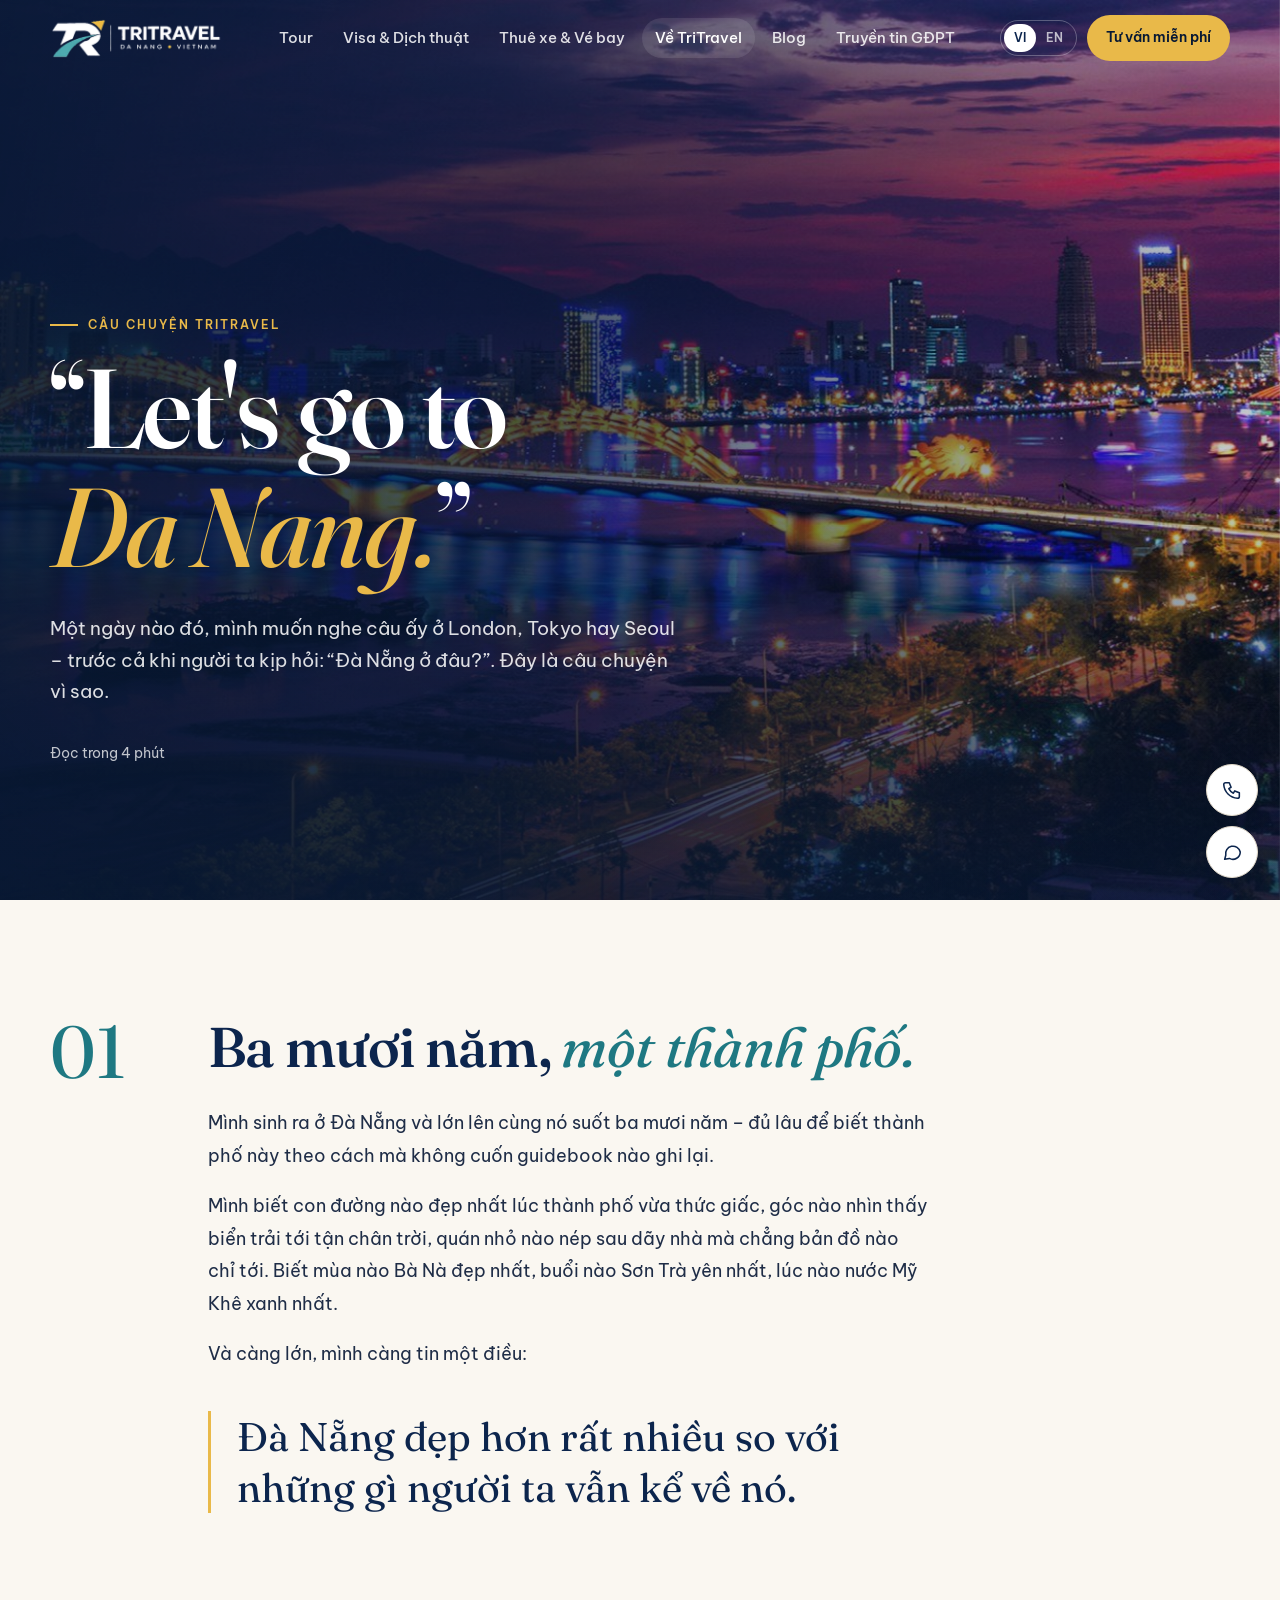
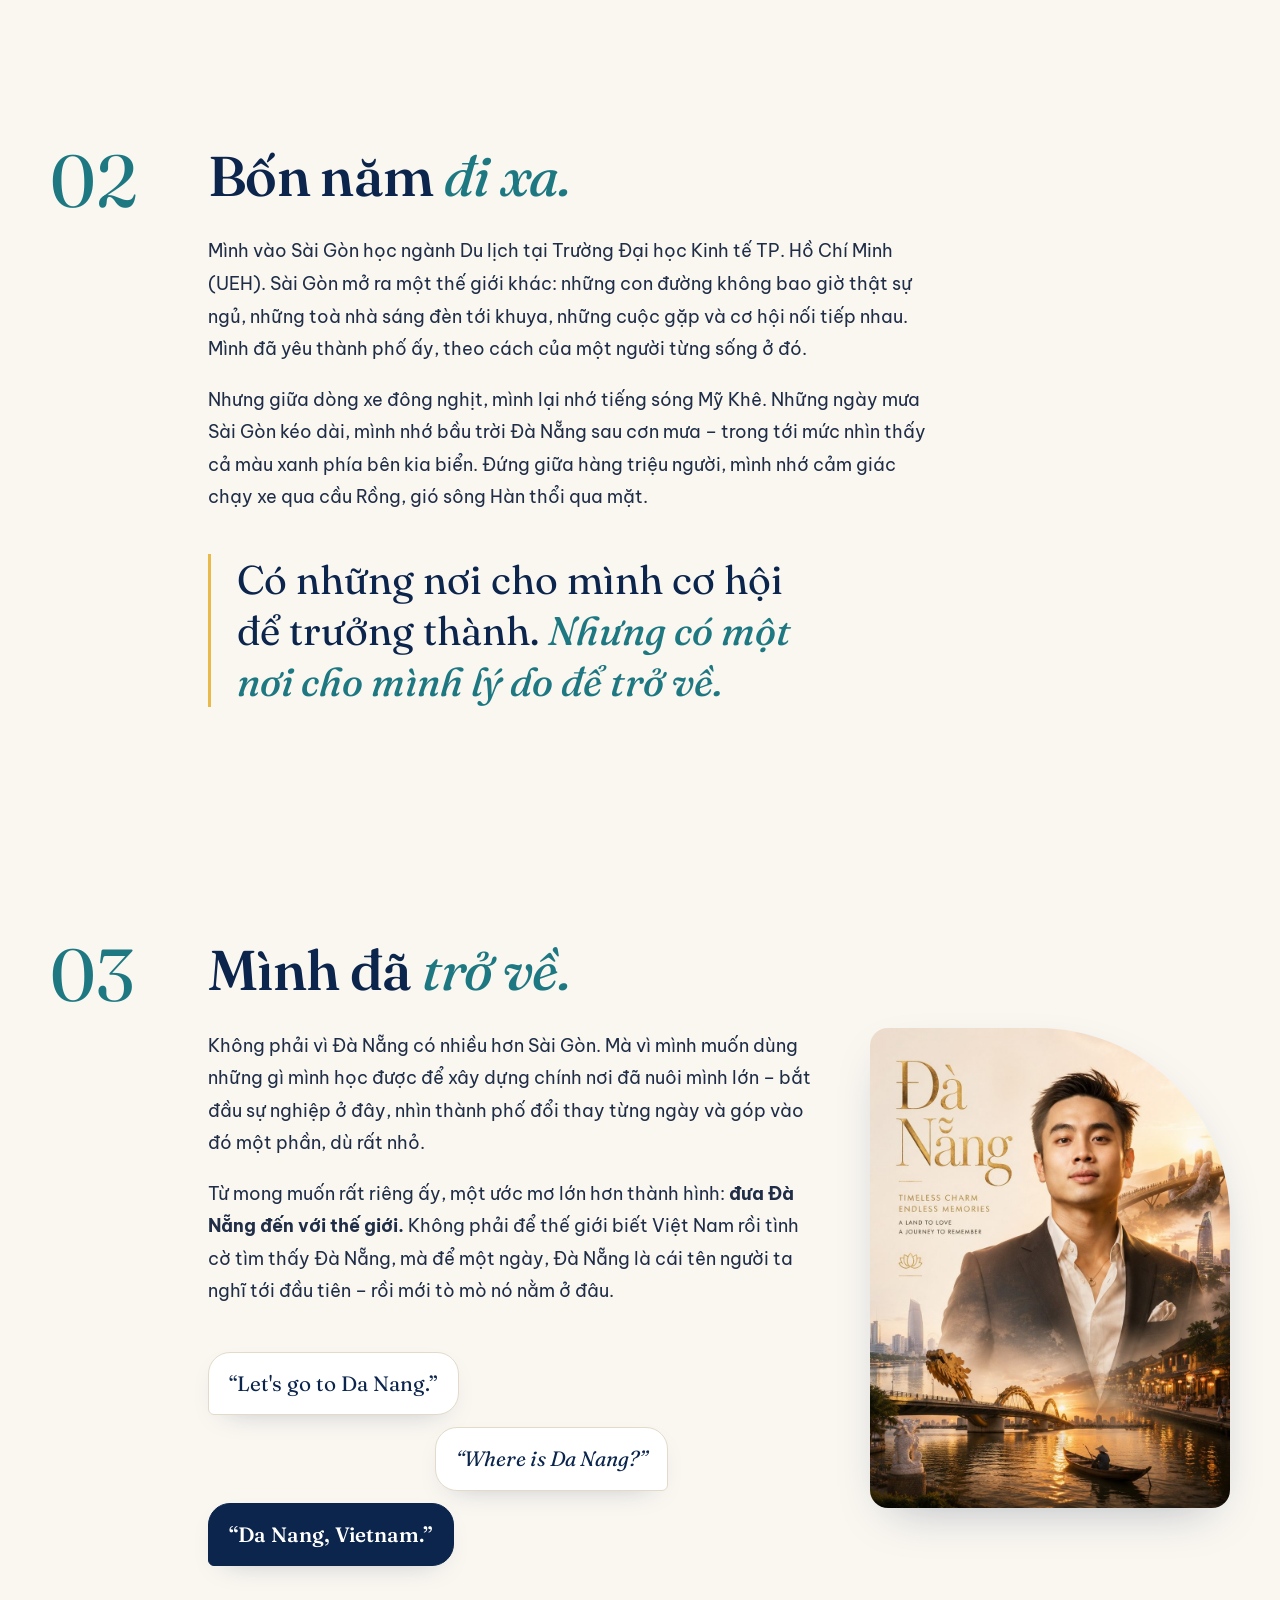
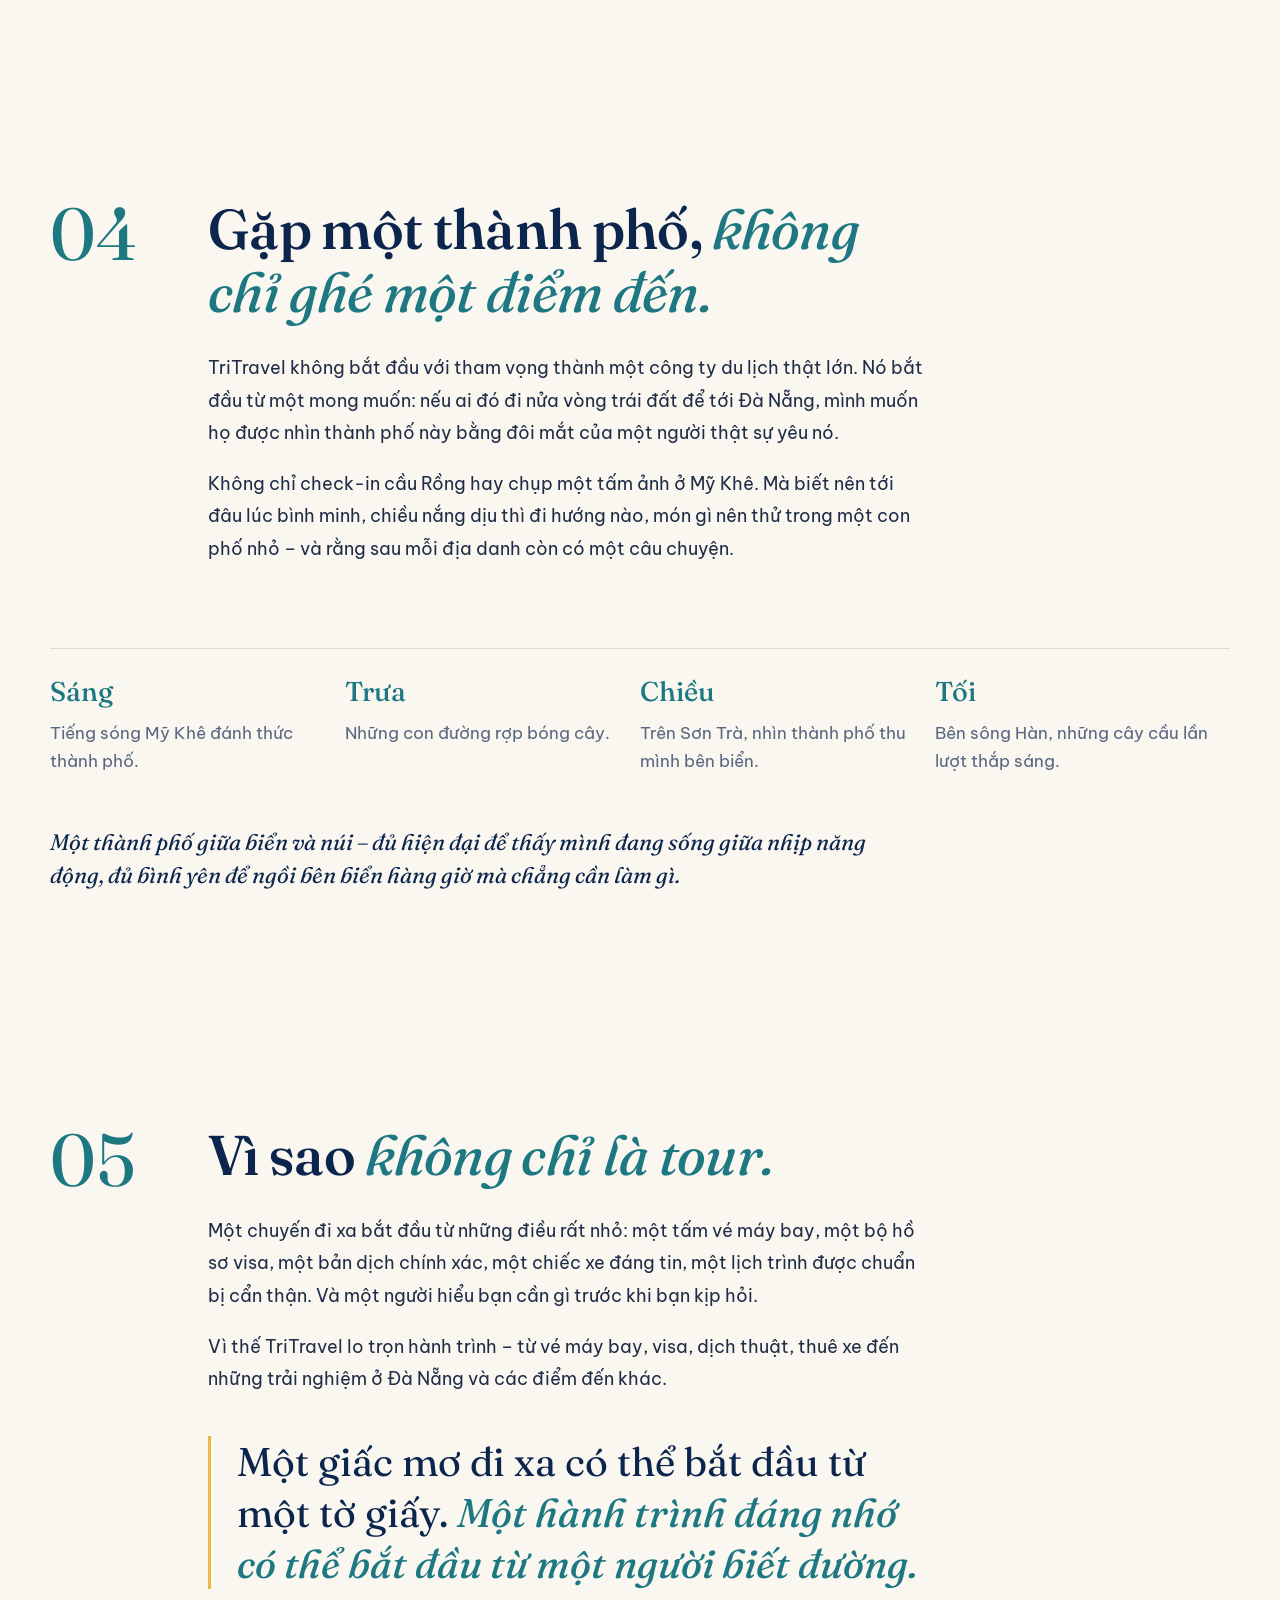
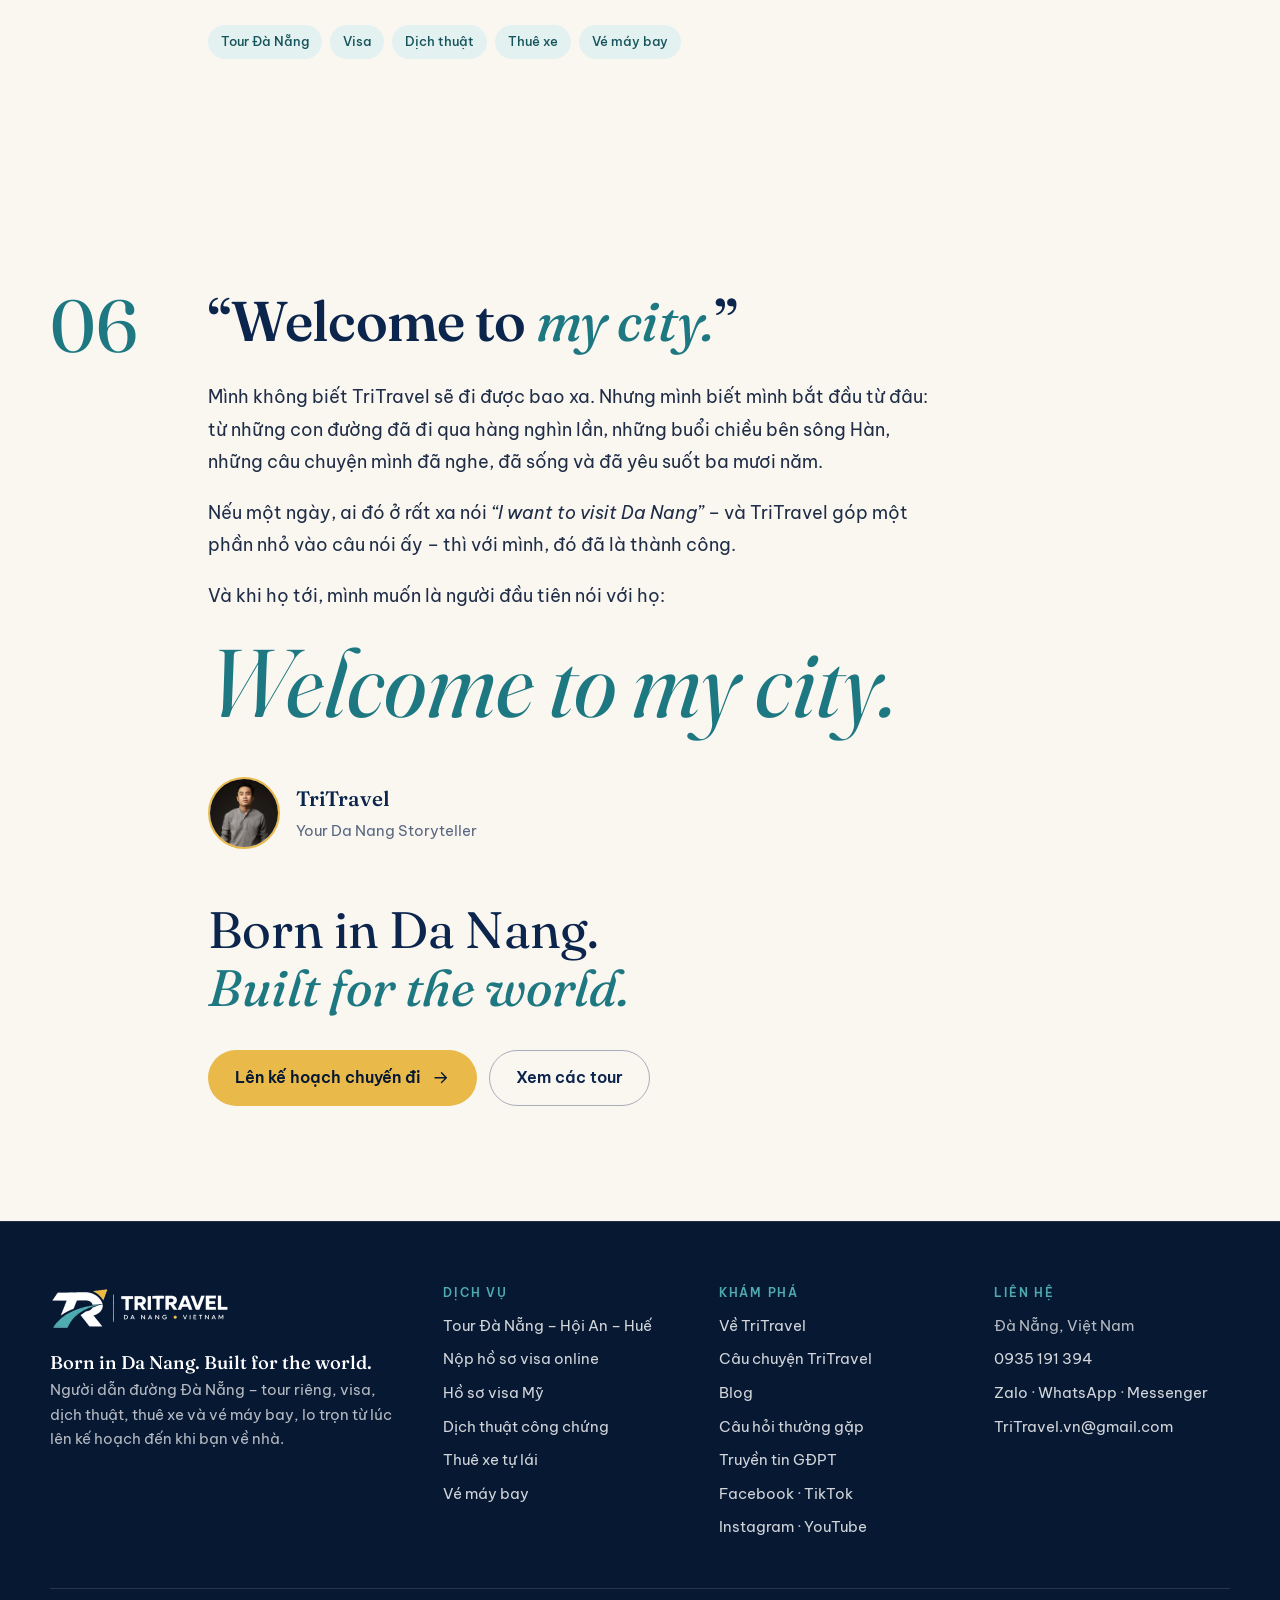
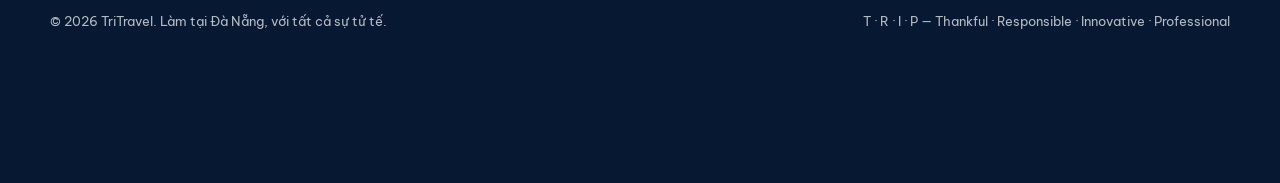
<file: cau-chuyen.html>
<!DOCTYPE html>
<html lang="vi">
<head>
<meta charset="UTF-8">
<meta name="viewport" content="width=device-width, initial-scale=1">
<title>Câu chuyện TriTravel – Born in Da Nang. Built for the world.</title>
<meta name="description" content="Ba mươi năm ở Đà Nẵng, bốn năm đi xa và một lý do để trở về: câu chuyện vì sao TriTravel muốn thế giới nói “Let's go to Da Nang”.">
<meta name="robots" content="index, follow">
<link rel="canonical" href="https://tritravel.vn/cau-chuyen.html">
<link rel="icon" href="favicon.ico?v=2" type="image/x-icon">
<link rel="icon" href="favicon-32.png?v=2" type="image/png" sizes="32x32">
<link rel="apple-touch-icon" href="apple-touch-icon.png?v=2">
<meta property="og:site_name" content="TriTravel">
<meta property="og:locale" content="vi_VN">
<meta property="og:type" content="article">
<meta property="og:title" content="Câu chuyện TriTravel – “Let's go to Da Nang.”">
<meta property="og:description" content="Ba mươi năm ở Đà Nẵng, bốn năm đi xa và một lý do để trở về.">
<meta property="og:url" content="https://tritravel.vn/cau-chuyen.html">
<meta property="og:image" content="https://tritravel.vn/images/blog/cau-chuyen-tritravel.jpg">
<meta property="og:image:width" content="1200">
<meta property="og:image:height" content="630">
<meta property="og:image:alt" content="Câu chuyện TriTravel – Let's go to Da Nang">
<meta property="article:published_time" content="2026-11-12">
<meta name="twitter:card" content="summary_large_image">
<meta name="twitter:title" content="Câu chuyện TriTravel – “Let's go to Da Nang.”">
<meta name="twitter:description" content="Ba mươi năm ở Đà Nẵng, bốn năm đi xa và một lý do để trở về.">
<meta name="twitter:image" content="https://tritravel.vn/images/blog/cau-chuyen-tritravel.jpg">
<script type="application/ld+json">{"@context":"https://schema.org","@type":"Article","headline":"Câu chuyện TriTravel – “Let's go to Da Nang.”","description":"Ba mươi năm ở Đà Nẵng, bốn năm đi xa và một lý do để trở về.","image":"https://tritravel.vn/images/blog/cau-chuyen-tritravel.jpg","datePublished":"2026-11-12","inLanguage":"vi","mainEntityOfPage":"https://tritravel.vn/cau-chuyen.html","author":{"@type":"Organization","name":"TriTravel","url":"https://tritravel.vn"},"publisher":{"@type":"Organization","name":"TriTravel","logo":{"@type":"ImageObject","url":"https://tritravel.vn/images/logo/tritravel-logo.png"}}}</script>
<script>(function(d){d.classList.add("js");try{if(localStorage.getItem("TriTravel-lang")==="en"){d.classList.add("en");d.lang="en"}}catch(e){}})(document.documentElement)</script>
<link rel="preconnect" href="https://fonts.googleapis.com">
<link rel="preconnect" href="https://fonts.gstatic.com" crossorigin>
<link href="https://fonts.googleapis.com/css2?family=Be+Vietnam+Pro:wght@400;500;600;700&family=Fraunces:ital,opsz,wght@0,9..144,400..700;1,9..144,400..700&display=swap" rel="stylesheet">
<link rel="preload" as="image" href="images/hero-danang.jpg">
<link rel="stylesheet" href="assets/site.css">
</head>
<body data-theme="paper">
<!-- header:start -->
<svg width="0" height="0" style="position:absolute" aria-hidden="true"><defs><symbol id="i-compass" viewBox="0 0 24 24"><circle cx="12" cy="12" r="9"/><path d="m15.5 8.5-2 5-5 2 2-5z"/></symbol><symbol id="i-visa" viewBox="0 0 24 24"><rect x="5" y="3" width="14" height="18" rx="2"/><circle cx="12" cy="10" r="3"/><path d="M9 17h6"/></symbol><symbol id="i-car" viewBox="0 0 24 24"><path d="M4 16v-3l2-5a2 2 0 0 1 2-1h8a2 2 0 0 1 2 1l2 5v3M3 16h18v2H3zM7 13h10"/><circle cx="7.5" cy="18" r="1.5"/><circle cx="16.5" cy="18" r="1.5"/></symbol><symbol id="i-plane" viewBox="0 0 24 24"><path d="M10.5 13.5 3 11l1.5-1.5 7 .5 4.6-4.6a2 2 0 0 1 2.8 2.8L14.300 12.800l.5 7L13.300 21.300z"/></symbol><symbol id="i-arrow" viewBox="0 0 24 24"><path d="M5 12h14M13 6l6 6-6 6"/></symbol><symbol id="i-check" viewBox="0 0 24 24"><path d="m5 12.500 4.500 4.500L19 7.500"/></symbol><symbol id="i-phone" viewBox="0 0 24 24"><path d="M5 4h4l2 5-2.500 1.500a11 11 0 0 0 5 5L15 13l5 2v4a2 2 0 0 1-2 2A16 16 0 0 1 3 6a2 2 0 0 1 2-2z"/></symbol><symbol id="i-chat" viewBox="0 0 24 24"><path d="M21 12a8 8 0 0 1-11.800 7L4 20l1.200-4.500A8 8 0 1 1 21 12z"/></symbol><symbol id="i-mail" viewBox="0 0 24 24"><rect x="3" y="5" width="18" height="14" rx="2"/><path d="m3 7 9 6 9-6"/></symbol><symbol id="i-menu" viewBox="0 0 24 24"><path d="M4 7h16M4 12h16M4 17h16"/></symbol><symbol id="i-clock" viewBox="0 0 24 24"><circle cx="12" cy="12" r="9"/><path d="M12 7v5l3 2"/></symbol><symbol id="i-link" viewBox="0 0 24 24"><path d="M10 14a4 4 0 0 0 5.700 0l3-3a4 4 0 0 0-5.700-5.700l-1 1M14 10a4 4 0 0 0-5.700 0l-3 3a4 4 0 0 0 5.700 5.700l1-1"/></symbol></defs></svg>
<header class="site-header">
  <div class="wrap bar">
    <a class="logo" href="./" aria-label="TriTravel – Trang chủ"><img src="images/logo/tritravel-logo-white.png" srcset="images/logo/tritravel-logo-white-360.png 360w, images/logo/tritravel-logo-white.png 920w" sizes="180px" alt="TriTravel – Da Nang, Vietnam" width="171" height="42"></a>
    <nav class="nav" aria-label="Chính"><a href="./#tours"><span lang="vi">Tour</span><span lang="en">Tours</span></a><a href="./#visa"><span lang="vi">Visa & Dịch thuật</span><span lang="en">Visa & Translation</span></a><a href="./#transport"><span lang="vi">Thuê xe & Vé bay</span><span lang="en">Cars & Flights</span></a><a href="./#about" aria-current="page"><span lang="vi">Về TriTravel</span><span lang="en">About</span></a><a href="blog.html"><span lang="vi">Blog</span><span lang="en">Blog</span></a><a href="gdpt/"><span lang="vi">Truyền tin GĐPT</span><span lang="en">GĐPT Signaling</span></a></nav>
    <div class="head-tools">
      <div class="lang" role="group" aria-label="Ngôn ngữ"><button type="button" data-set="vi">VI</button><button type="button" data-set="en">EN</button></div>
      <a class="btn btn-gold btn-sm head-cta" href="./#contact"><span lang="vi">Tư vấn miễn phí</span><span lang="en">Free consultation</span></a>
      <button class="menu-btn" type="button" aria-label="Menu" aria-expanded="false"><svg class="icon" aria-hidden="true"><use href="#i-menu"/></svg></button>
    </div>
  </div>
  <nav class="mobile-nav" aria-label="Di động"><a href="./#tours"><span lang="vi">Tour</span><span lang="en">Tours</span></a><a href="./#visa"><span lang="vi">Visa & Dịch thuật</span><span lang="en">Visa & Translation</span></a><a href="./#transport"><span lang="vi">Thuê xe & Vé bay</span><span lang="en">Cars & Flights</span></a><a href="./#about" aria-current="page"><span lang="vi">Về TriTravel</span><span lang="en">About</span></a><a href="blog.html"><span lang="vi">Blog</span><span lang="en">Blog</span></a><a href="gdpt/"><span lang="vi">Truyền tin GĐPT</span><span lang="en">GĐPT Signaling</span></a><a class="btn btn-gold" href="./#contact"><span lang="vi">Tư vấn miễn phí</span><span lang="en">Free consultation</span></a></nav>
</header>
<!-- header:end -->

<main class="story">

<!-- Mở đầu -->
<section class="hero story-hero" id="top">
  <img class="hero-bg" src="images/hero-danang.jpg" alt="Cầu Rồng và sông Hàn, Đà Nẵng lúc chạng vạng" width="1920" height="872" fetchpriority="high">
  <div class="wrap">
    <p class="eyebrow"><span lang="vi">Câu chuyện TriTravel</span><span lang="en">The TriTravel story</span></p>
    <h1>“Let's go to <em>Da Nang.</em>”</h1>
    <p class="lede"><span lang="vi">Một ngày nào đó, mình muốn nghe câu ấy ở London, Tokyo hay Seoul – trước cả khi người ta kịp hỏi: “Đà Nẵng ở đâu?”. Đây là câu chuyện vì sao.</span><span lang="en">One day I want to hear that in London, Tokyo or Seoul – before anyone even asks, “Where is Da Nang?”. This is the story of why.</span></p>
    <p class="hero-note"><span lang="vi">Đọc trong 4 phút</span><span lang="en">A 4-minute read</span></p>
  </div>
</section>

<!-- 1 -->
<section class="section chapter" data-theme="paper">
  <div class="wrap ch">
    <p class="ch-no">01</p>
    <div class="ch-body">
      <div lang="vi">
        <h2>Ba mươi năm, <em>một thành phố.</em></h2>
        <p>Mình sinh ra ở Đà Nẵng và lớn lên cùng nó suốt ba mươi năm – đủ lâu để biết thành phố này theo cách mà không cuốn guidebook nào ghi lại.</p>
        <p>Mình biết con đường nào đẹp nhất lúc thành phố vừa thức giấc, góc nào nhìn thấy biển trải tới tận chân trời, quán nhỏ nào nép sau dãy nhà mà chẳng bản đồ nào chỉ tới. Biết mùa nào Bà Nà đẹp nhất, buổi nào Sơn Trà yên nhất, lúc nào nước Mỹ Khê xanh nhất.</p>
        <p>Và càng lớn, mình càng tin một điều:</p>
      </div>
      <div lang="en">
        <h2>Thirty years, <em>one city.</em></h2>
        <p>I was born in Da Nang and grew up with it for thirty years – long enough to know this city in ways no guidebook records.</p>
        <p>I know which roads are most beautiful as the city wakes, which corners let you see the sea run all the way to the horizon, which tiny eateries hide behind a row of houses where no map will send you. I know the best season for Ba Na, the quietest hour on Son Tra, the moment My Khe turns its bluest.</p>
        <p>And the older I get, the more I believe one thing:</p>
      </div>
      <p class="pull reveal"><span lang="vi">Đà Nẵng đẹp hơn rất nhiều so với những gì người ta vẫn kể về nó.</span><span lang="en">Da Nang is far more beautiful than the way people usually describe it.</span></p>
    </div>
  </div>
</section>

<!-- 2 -->
<section class="section chapter band-navy" data-theme="navy">
  <div class="wrap ch">
    <p class="ch-no">02</p>
    <div class="ch-body">
      <div lang="vi">
        <h2>Bốn năm <em>đi xa.</em></h2>
        <p>Mình vào Sài Gòn học ngành Du lịch tại Trường Đại học Kinh tế TP. Hồ Chí Minh (UEH). Sài Gòn mở ra một thế giới khác: những con đường không bao giờ thật sự ngủ, những toà nhà sáng đèn tới khuya, những cuộc gặp và cơ hội nối tiếp nhau. Mình đã yêu thành phố ấy, theo cách của một người từng sống ở đó.</p>
        <p>Nhưng giữa dòng xe đông nghịt, mình lại nhớ tiếng sóng Mỹ Khê. Những ngày mưa Sài Gòn kéo dài, mình nhớ bầu trời Đà Nẵng sau cơn mưa – trong tới mức nhìn thấy cả màu xanh phía bên kia biển. Đứng giữa hàng triệu người, mình nhớ cảm giác chạy xe qua cầu Rồng, gió sông Hàn thổi qua mặt.</p>
      </div>
      <div lang="en">
        <h2>Four years <em>away.</em></h2>
        <p>I moved to Saigon to study Tourism at the University of Economics Ho Chi Minh City (UEH). Saigon opened up another world: streets that never truly sleep, towers lit late into the night, one meeting and one opportunity after another. I fell for that city, the way you do when you've lived there.</p>
        <p>But stuck in its endless traffic, I'd miss the sound of the waves at My Khe. On long rainy days in Saigon, I'd miss Da Nang's sky after the rain – so clear you could see the blue on the far side of the sea. Standing among millions of people, I'd miss riding across the Dragon Bridge with the Han River wind on my face.</p>
      </div>
      <p class="pull reveal"><span lang="vi">Có những nơi cho mình cơ hội để trưởng thành. <em>Nhưng có một nơi cho mình lý do để trở về.</em></span><span lang="en">Some places give you the chance to grow up. <em>One place gives you a reason to come home.</em></span></p>
    </div>
  </div>
</section>

<!-- 3 -->
<section class="section chapter" data-theme="sand">
  <div class="wrap ch ch-split">
    <p class="ch-no">03</p>
    <div class="ch-body">
      <div lang="vi">
        <h2>Mình đã <em>trở về.</em></h2>
        <p>Không phải vì Đà Nẵng có nhiều hơn Sài Gòn. Mà vì mình muốn dùng những gì mình học được để xây dựng chính nơi đã nuôi mình lớn – bắt đầu sự nghiệp ở đây, nhìn thành phố đổi thay từng ngày và góp vào đó một phần, dù rất nhỏ.</p>
        <p>Từ mong muốn rất riêng ấy, một ước mơ lớn hơn thành hình: <strong>đưa Đà Nẵng đến với thế giới.</strong> Không phải để thế giới biết Việt Nam rồi tình cờ tìm thấy Đà Nẵng, mà để một ngày, Đà Nẵng là cái tên người ta nghĩ tới đầu tiên – rồi mới tò mò nó nằm ở đâu.</p>
      </div>
      <div lang="en">
        <h2>So I <em>came home.</em></h2>
        <p>Not because Da Nang has more than Saigon. Because I wanted to use what I'd learned to build the very place that raised me – to start my career here, to watch the city change day by day, and to add my own small part to that change.</p>
        <p>From that personal wish, a bigger dream took shape: <strong>to bring Da Nang to the world.</strong> Not so that people discover Vietnam and stumble on Da Nang along the way, but so that one day Da Nang is the first name that comes to mind – and only then do they wonder where it is.</p>
      </div>
      <div class="exchange reveal">
        <p>“Let's go to Da Nang.”</p>
        <p>“Where is Da Nang?”</p>
        <p><b>“Da Nang, Vietnam.”</b></p>
      </div>
    </div>
    <figure class="ch-img reveal"><img class="shape-tr" src="images/poster-danang-900.jpg" alt="TriTravel × Đà Nẵng – Timeless Charm, Endless Memories" width="900" height="1200" loading="lazy"></figure>
  </div>
</section>

<!-- 4 -->
<section class="section chapter" data-theme="paper">
  <div class="wrap ch">
    <p class="ch-no">04</p>
    <div class="ch-body">
      <div lang="vi">
        <h2>Gặp một thành phố, <em>không chỉ ghé một điểm đến.</em></h2>
        <p>TriTravel không bắt đầu với tham vọng thành một công ty du lịch thật lớn. Nó bắt đầu từ một mong muốn: nếu ai đó đi nửa vòng trái đất để tới Đà Nẵng, mình muốn họ được nhìn thành phố này bằng đôi mắt của một người thật sự yêu nó.</p>
        <p>Không chỉ check-in cầu Rồng hay chụp một tấm ảnh ở Mỹ Khê. Mà biết nên tới đâu lúc bình minh, chiều nắng dịu thì đi hướng nào, món gì nên thử trong một con phố nhỏ – và rằng sau mỗi địa danh còn có một câu chuyện.</p>
      </div>
      <div lang="en">
        <h2>Meet a city, <em>don't just pass through.</em></h2>
        <p>TriTravel didn't start out wanting to be a big travel company. It started with one wish: if someone travels halfway around the world to reach Da Nang, I want them to see it through the eyes of someone who truly loves it.</p>
        <p>Not just a check-in at the Dragon Bridge or one photo at My Khe. Knowing where to be at sunrise, which way to head as the afternoon light softens, what to eat on a small side street – and that behind every landmark there is a story.</p>
      </div>
    </div>
  </div>
  <div class="wrap">
    <ol class="day">
      <li class="reveal"><b><span lang="vi">Sáng</span><span lang="en">Morning</span></b><span lang="vi">Tiếng sóng Mỹ Khê đánh thức thành phố.</span><span lang="en">The waves at My Khe wake the city.</span></li>
      <li class="reveal"><b><span lang="vi">Trưa</span><span lang="en">Midday</span></b><span lang="vi">Những con đường rợp bóng cây.</span><span lang="en">Tree-shaded streets.</span></li>
      <li class="reveal"><b><span lang="vi">Chiều</span><span lang="en">Afternoon</span></b><span lang="vi">Trên Sơn Trà, nhìn thành phố thu mình bên biển.</span><span lang="en">Up on Son Tra, watching the city curl along the sea.</span></li>
      <li class="reveal"><b><span lang="vi">Tối</span><span lang="en">Evening</span></b><span lang="vi">Bên sông Hàn, những cây cầu lần lượt thắp sáng.</span><span lang="en">By the Han River as the bridges light up one by one.</span></li>
    </ol>
    <p class="day-note"><span lang="vi">Một thành phố giữa biển và núi – đủ hiện đại để thấy mình đang sống giữa nhịp năng động, đủ bình yên để ngồi bên biển hàng giờ mà chẳng cần làm gì.</span><span lang="en">A city between the sea and the mountains – modern enough to feel alive, peaceful enough to sit by the sea for hours doing nothing at all.</span></p>
  </div>
</section>

<!-- 5 -->
<section class="section chapter band-navy" data-theme="navy">
  <div class="wrap ch">
    <p class="ch-no">05</p>
    <div class="ch-body">
      <div lang="vi">
        <h2>Vì sao <em>không chỉ là tour.</em></h2>
        <p>Một chuyến đi xa bắt đầu từ những điều rất nhỏ: một tấm vé máy bay, một bộ hồ sơ visa, một bản dịch chính xác, một chiếc xe đáng tin, một lịch trình được chuẩn bị cẩn thận. Và một người hiểu bạn cần gì trước khi bạn kịp hỏi.</p>
        <p>Vì thế TriTravel lo trọn hành trình – từ vé máy bay, visa, dịch thuật, thuê xe đến những trải nghiệm ở Đà Nẵng và các điểm đến khác.</p>
      </div>
      <div lang="en">
        <h2>Why it's <em>more than tours.</em></h2>
        <p>A journey far from home starts with small things: a plane ticket, a visa file, an accurate translation, a car you can trust, an itinerary prepared with care. And someone who knows what you need before you think to ask.</p>
        <p>That's why TriTravel handles the whole journey – flights, visas, translation and car rental, through to experiences in Da Nang and beyond.</p>
      </div>
      <p class="pull reveal"><span lang="vi">Một giấc mơ đi xa có thể bắt đầu từ một tờ giấy. <em>Một hành trình đáng nhớ có thể bắt đầu từ một người biết đường.</em></span><span lang="en">A dream of travel can begin with a single sheet of paper. <em>A journey worth remembering can begin with someone who knows the way.</em></span></p>
      <ul class="chips story-chips">
        <li><a href="./#tours"><span lang="vi">Tour Đà Nẵng</span><span lang="en">Da Nang tours</span></a></li>
        <li><a href="visa/"><span lang="vi">Visa</span><span lang="en">Visas</span></a></li>
        <li><a href="./#visa"><span lang="vi">Dịch thuật</span><span lang="en">Translation</span></a></li>
        <li><a href="./#transport"><span lang="vi">Thuê xe</span><span lang="en">Car rental</span></a></li>
        <li><a href="./#transport"><span lang="vi">Vé máy bay</span><span lang="en">Flights</span></a></li>
      </ul>
    </div>
  </div>
</section>

<!-- 6 -->
<section class="section chapter" data-theme="teal">
  <div class="wrap ch">
    <p class="ch-no">06</p>
    <div class="ch-body">
      <div lang="vi">
        <h2>“Welcome to <em>my city.</em>”</h2>
        <p>Mình không biết TriTravel sẽ đi được bao xa. Nhưng mình biết mình bắt đầu từ đâu: từ những con đường đã đi qua hàng nghìn lần, những buổi chiều bên sông Hàn, những câu chuyện mình đã nghe, đã sống và đã yêu suốt ba mươi năm.</p>
        <p>Nếu một ngày, ai đó ở rất xa nói <em>“I want to visit Da Nang”</em> – và TriTravel góp một phần nhỏ vào câu nói ấy – thì với mình, đó đã là thành công.</p>
        <p>Và khi họ tới, mình muốn là người đầu tiên nói với họ:</p>
      </div>
      <div lang="en">
        <h2>“Welcome to <em>my city.</em>”</h2>
        <p>I don't know how far TriTravel will go. But I know where it starts: on roads I've travelled a thousand times, on afternoons by the Han River, in stories I've heard, lived and loved for thirty years.</p>
        <p>If one day someone far away says <em>“I want to visit Da Nang”</em> – and TriTravel played a small part in that – then for me, that is success.</p>
        <p>And when they arrive, I want to be the first to tell them:</p>
      </div>
      <p class="pull big reveal">Welcome to my city.</p>
      <div class="sign-off reveal">
        <img src="images/TriTravel-portrait-160.jpg" alt="Người sáng lập TriTravel" width="72" height="72" loading="lazy">
        <div><b>TriTravel</b><span>Your Da Nang Storyteller</span></div>
      </div>
      <p class="motto">Born in Da Nang.<br><em>Built for the world.</em></p>
      <div class="cta-row">
        <a class="btn btn-gold" href="./#contact"><span lang="vi">Lên kế hoạch chuyến đi</span><span lang="en">Plan your trip</span><svg class="icon" aria-hidden="true"><use href="#i-arrow"/></svg></a>
        <a class="btn btn-ghost" href="./#tours"><span lang="vi">Xem các tour</span><span lang="en">Browse tours</span></a>
      </div>
    </div>
  </div>
</section>
</main>

<!-- footer:start -->
<footer class="site-footer">
  <div class="wrap">
    <div class="foot-grid">
      <div><img src="images/logo/tritravel-logo-white.png" srcset="images/logo/tritravel-logo-white-360.png 360w, images/logo/tritravel-logo-white.png 920w" sizes="180px" alt="TriTravel" width="179" height="44" loading="lazy"><p><b style="color:#fff;font-family:var(--serif);font-weight:500;font-size:1.15rem">Born in Da Nang. Built for the world.</b><br><span lang="vi">Người dẫn đường Đà Nẵng – tour riêng, visa, dịch thuật, thuê xe và vé máy bay, lo trọn từ lúc lên kế hoạch đến khi bạn về nhà.</span><span lang="en">Your Da Nang local guide – private tours, visas, translation, car rental and flights, handled end to end.</span></p></div>
      <div><h2><span lang="vi">Dịch vụ</span><span lang="en">Services</span></h2><ul><li><a href="./#tours"><span lang="vi">Tour Đà Nẵng – Hội An – Huế</span><span lang="en">Da Nang – Hoi An – Hue tours</span></a></li><li><a href="visa/"><span lang="vi">Nộp hồ sơ visa online</span><span lang="en">Online visa application</span></a></li><li><a href="visamy/"><span lang="vi">Hồ sơ visa Mỹ</span><span lang="en">US visa application</span></a></li><li><a href="./#visa"><span lang="vi">Dịch thuật công chứng</span><span lang="en">Certified translation</span></a></li><li><a href="./#transport"><span lang="vi">Thuê xe tự lái</span><span lang="en">Self-drive car rental</span></a></li><li><a href="./#transport"><span lang="vi">Vé máy bay</span><span lang="en">Flight tickets</span></a></li></ul></div>
      <div><h2><span lang="vi">Khám phá</span><span lang="en">Explore</span></h2><ul><li><a href="./#about"><span lang="vi">Về TriTravel</span><span lang="en">About TriTravel</span></a></li><li><a href="cau-chuyen.html"><span lang="vi">Câu chuyện TriTravel</span><span lang="en">Our story</span></a></li><li><a href="blog.html">Blog</a></li><li><a href="./#faq"><span lang="vi">Câu hỏi thường gặp</span><span lang="en">FAQ</span></a></li><li><a href="gdpt/"><span lang="vi">Truyền tin GĐPT</span><span lang="en">GĐPT Signaling</span></a></li><li><a href="https://facebook.com/tritravel.vn" rel="noopener">Facebook</a> · <a href="https://tiktok.com/@TriTravel" rel="noopener">TikTok</a></li><li><a href="https://instagram.com/tritravel.vn" rel="noopener">Instagram</a> · <a href="https://youtube.com/@TriTravel" rel="noopener">YouTube</a></li></ul></div>
      <div><h2><span lang="vi">Liên hệ</span><span lang="en">Contact</span></h2><ul><li><span lang="vi">Đà Nẵng, Việt Nam</span><span lang="en">Da Nang, Vietnam</span></li><li><a href="tel:+84935191394">0935 191 394</a></li><li><a href="https://zalo.me/0935191394" rel="noopener">Zalo</a> · <a href="https://wa.me/84935191394" rel="noopener">WhatsApp</a> · <a href="https://m.me/tritravel.vn" rel="noopener">Messenger</a></li><li><a href="mailto:TriTravel.vn@gmail.com">TriTravel.vn@gmail.com</a></li></ul></div>
    </div>
    <div class="foot-base"><span>© 2026 TriTravel. <span lang="vi">Làm tại Đà Nẵng, với tất cả sự tử tế.</span><span lang="en">Made in Da Nang, with care.</span></span><span>T · R · I · P — Thankful · Responsible · Innovative · Professional</span></div>
  </div>
</footer>
<div class="dock"><a href="tel:+84935191394" aria-label="Gọi 0935 191 394"><svg class="icon" aria-hidden="true"><use href="#i-phone"/></svg><span><span lang="vi">Gọi</span><span lang="en">Call</span></span></a><a href="https://zalo.me/0935191394" rel="noopener" aria-label="Chat Zalo"><svg class="icon" aria-hidden="true"><use href="#i-chat"/></svg><span>Zalo</span></a><a class="main" href="./#contact"><span><span lang="vi">Tư vấn miễn phí</span><span lang="en">Free consultation</span></span></a></div>
<!-- footer:end -->
<script src="assets/site.js" defer></script>
</body>
</html>
</file>
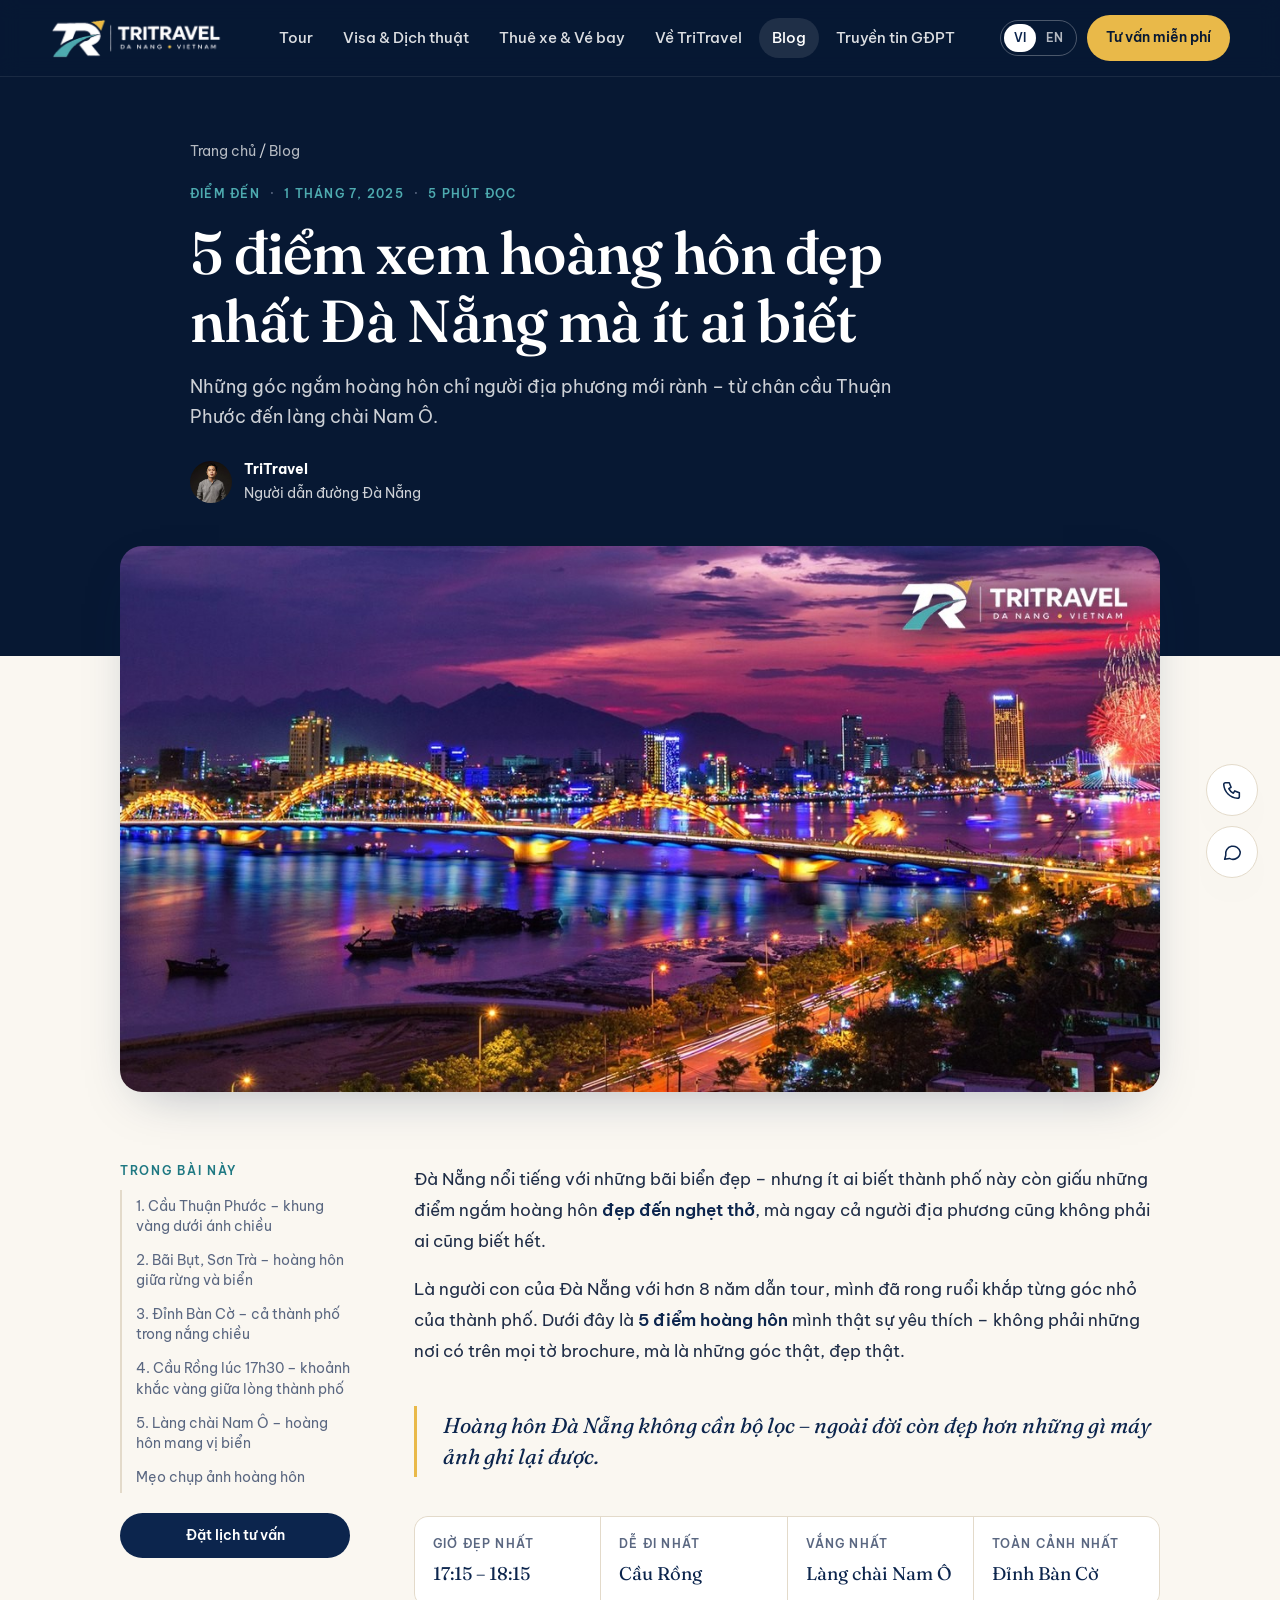
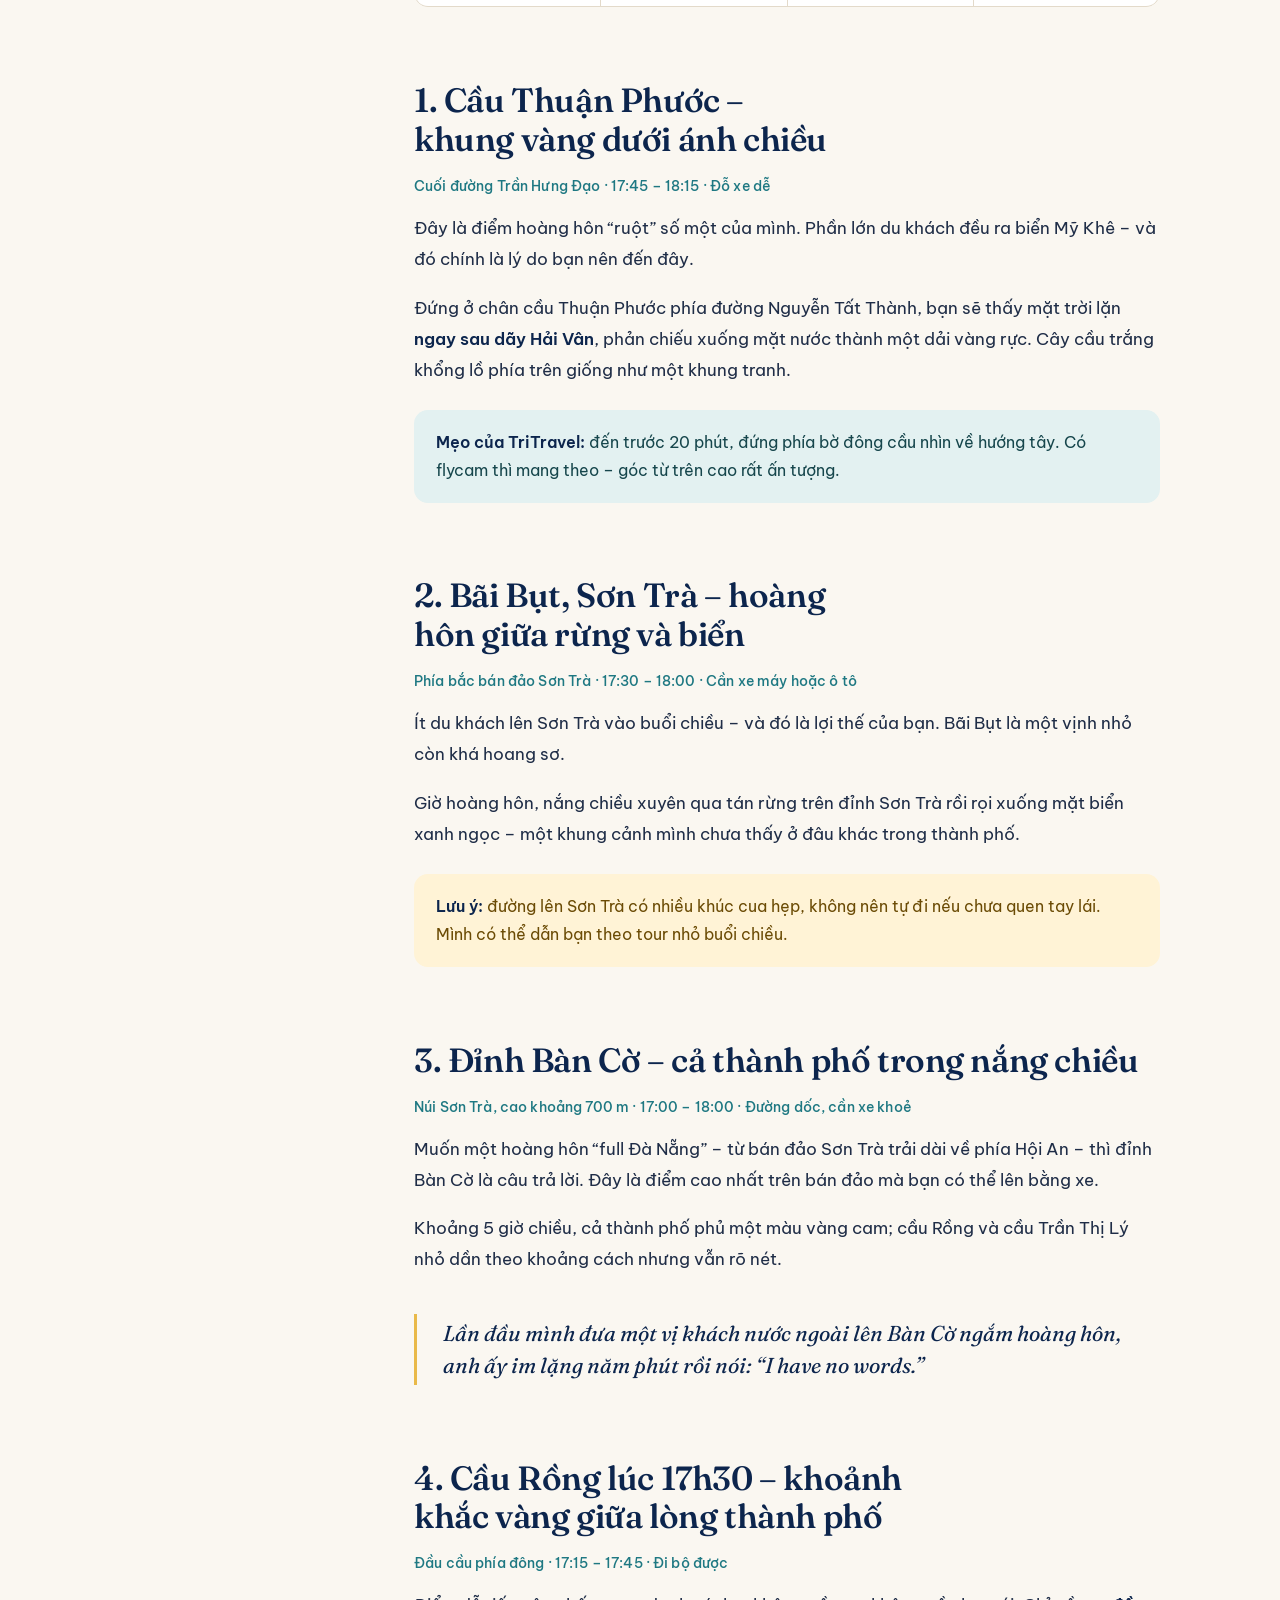
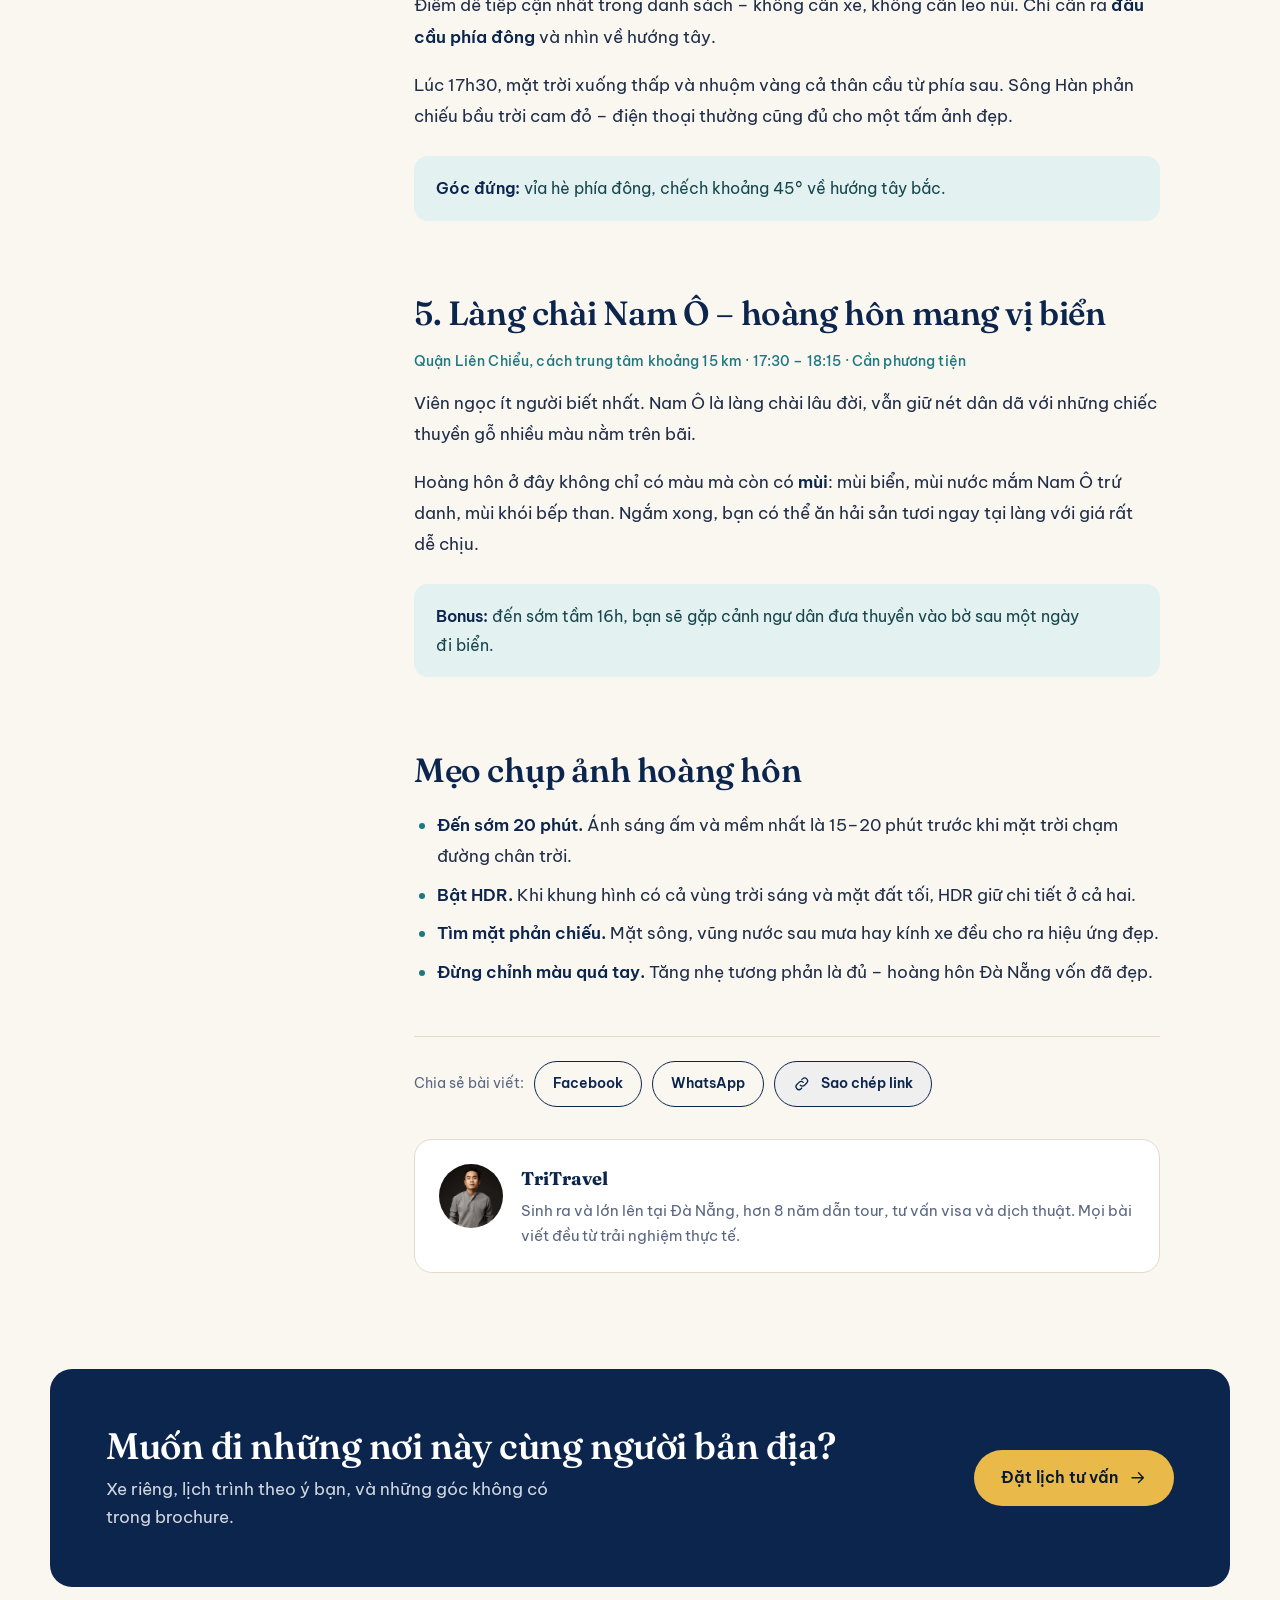
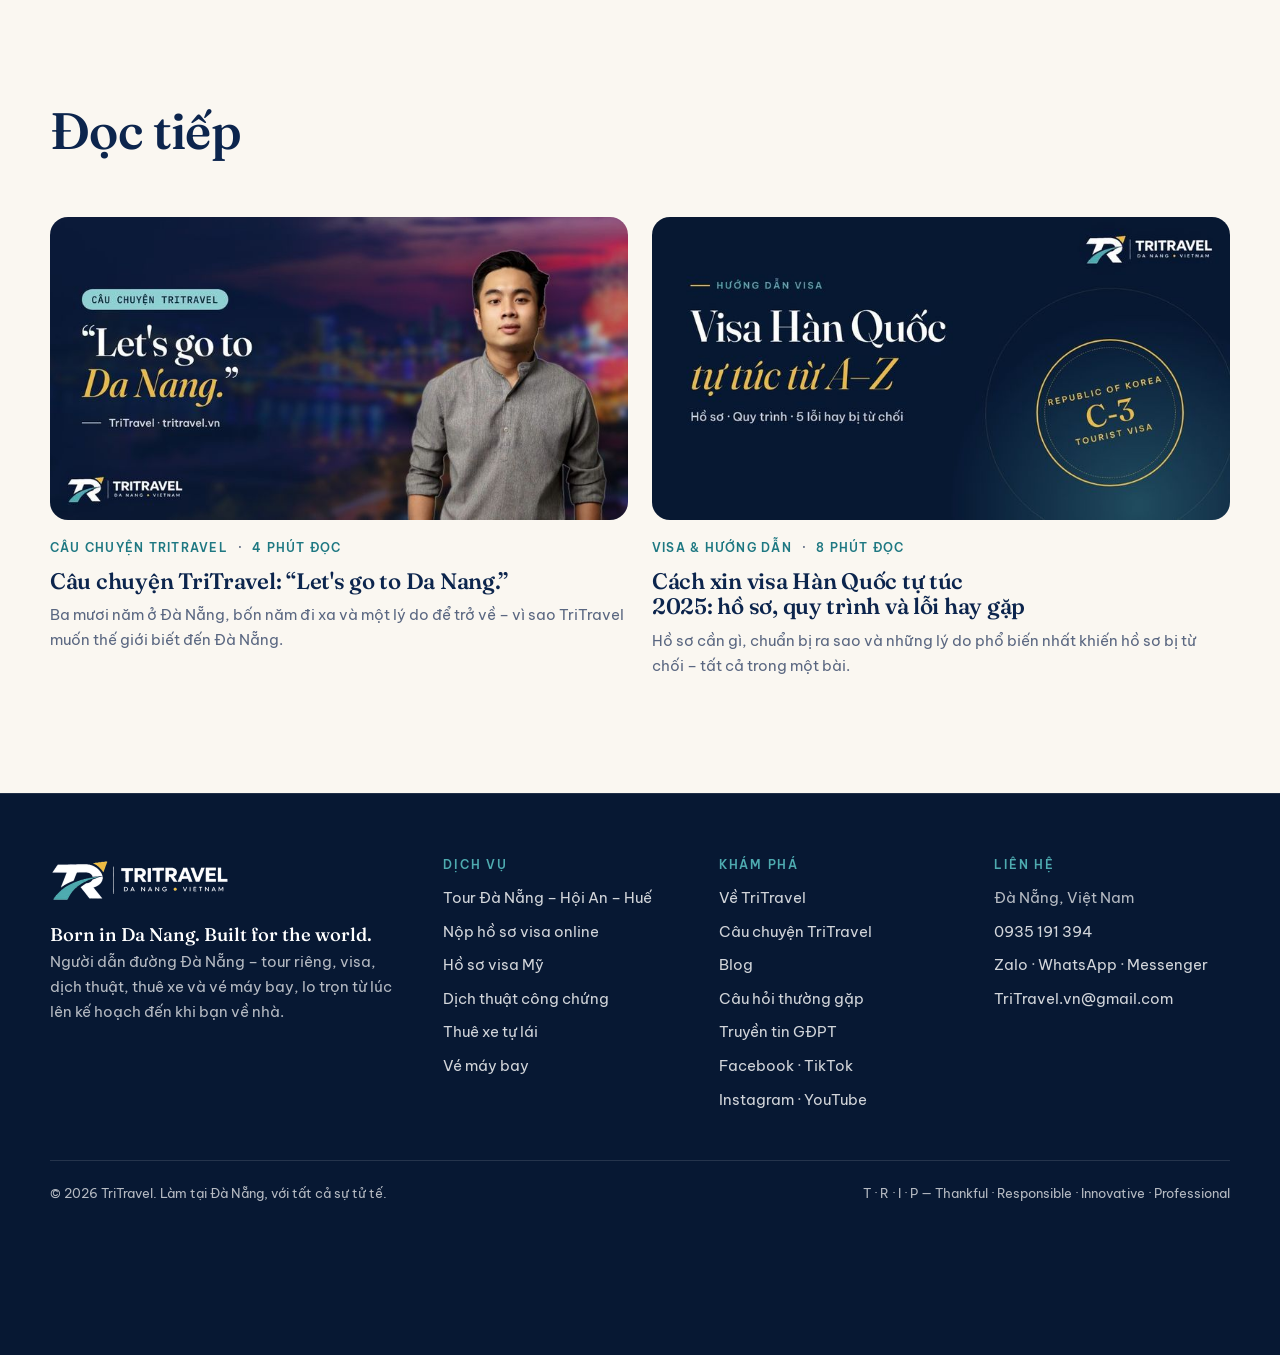
<file: blog/hoang-hon-da-nang.html>
<!DOCTYPE html>
<html lang="vi">
<head>
<meta charset="UTF-8">
<meta name="viewport" content="width=device-width, initial-scale=1">
<title>5 điểm xem hoàng hôn đẹp nhất Đà Nẵng mà ít ai biết – TriTravel</title>
<meta name="description" content="Những góc ngắm hoàng hôn chỉ người địa phương mới rành – từ chân cầu Thuận Phước đến làng chài Nam Ô.">
<meta name="robots" content="index, follow">
<link rel="canonical" href="https://tritravel.vn/blog/hoang-hon-da-nang.html">
<link rel="icon" href="/favicon.ico?v=2" type="image/x-icon">
<link rel="icon" href="/favicon-32.png?v=2" type="image/png" sizes="32x32">
<link rel="apple-touch-icon" href="/apple-touch-icon.png?v=2">
<meta property="og:site_name" content="TriTravel">
<meta property="og:locale" content="vi_VN">
<meta property="og:type" content="article">
<meta property="og:title" content="5 điểm xem hoàng hôn đẹp nhất Đà Nẵng mà ít ai biết">
<meta property="og:description" content="Những góc ngắm hoàng hôn chỉ người địa phương mới rành – từ chân cầu Thuận Phước đến làng chài Nam Ô.">
<meta property="og:url" content="https://tritravel.vn/blog/hoang-hon-da-nang.html">
<meta property="og:image" content="https://tritravel.vn/images/blog/hoang-hon-da-nang.jpg">
<meta property="og:image:width" content="1200">
<meta property="og:image:height" content="630">
<meta property="og:image:alt" content="Cầu Rồng và sông Hàn, Đà Nẵng lúc hoàng hôn">
<meta name="twitter:card" content="summary_large_image">
<meta name="twitter:title" content="5 điểm xem hoàng hôn đẹp nhất Đà Nẵng mà ít ai biết">
<meta name="twitter:description" content="Những góc ngắm hoàng hôn chỉ người địa phương mới rành – từ chân cầu Thuận Phước đến làng chài Nam Ô.">
<meta name="twitter:image" content="https://tritravel.vn/images/blog/hoang-hon-da-nang.jpg">
<script>(function(d){d.classList.add("js");try{if(localStorage.getItem("TriTravel-lang")==="en"){d.classList.add("en");d.lang="en"}}catch(e){}})(document.documentElement)</script>
<link rel="preconnect" href="https://fonts.googleapis.com">
<link rel="preconnect" href="https://fonts.gstatic.com" crossorigin>
<link href="https://fonts.googleapis.com/css2?family=Be+Vietnam+Pro:wght@400;500;600;700&family=Fraunces:ital,opsz,wght@0,9..144,400..700;1,9..144,400..700&display=swap" rel="stylesheet">
<link rel="stylesheet" href="/assets/site.css">
<meta property="article:published_time" content="2025-07-01">
<script type="application/ld+json">{"@context":"https://schema.org","@type":"BlogPosting","headline":"5 điểm xem hoàng hôn đẹp nhất Đà Nẵng mà ít ai biết","description":"Những góc ngắm hoàng hôn chỉ người địa phương mới rành – từ chân cầu Thuận Phước đến làng chài Nam Ô.","image":"https://tritravel.vn/images/blog/hoang-hon-da-nang.jpg","datePublished":"2025-07-01","dateModified":"2025-07-01","mainEntityOfPage":"https://tritravel.vn/blog/hoang-hon-da-nang.html","author":{"@type":"Organization","name":"TriTravel","url":"https://tritravel.vn"},"publisher":{"@type":"Organization","name":"TriTravel","logo":{"@type":"ImageObject","url":"https://tritravel.vn/images/logo/tritravel-logo.png"}}}</script>
</head>
<body>
<svg width="0" height="0" style="position:absolute" aria-hidden="true"><defs><symbol id="i-compass" viewBox="0 0 24 24"><circle cx="12" cy="12" r="9"/><path d="m15.5 8.5-2 5-5 2 2-5z"/></symbol><symbol id="i-visa" viewBox="0 0 24 24"><rect x="5" y="3" width="14" height="18" rx="2"/><circle cx="12" cy="10" r="3"/><path d="M9 17h6"/></symbol><symbol id="i-car" viewBox="0 0 24 24"><path d="M4 16v-3l2-5a2 2 0 0 1 2-1h8a2 2 0 0 1 2 1l2 5v3M3 16h18v2H3zM7 13h10"/><circle cx="7.5" cy="18" r="1.5"/><circle cx="16.5" cy="18" r="1.5"/></symbol><symbol id="i-plane" viewBox="0 0 24 24"><path d="M10.5 13.5 3 11l1.5-1.5 7 .5 4.6-4.6a2 2 0 0 1 2.8 2.8L14.300 12.800l.5 7L13.300 21.300z"/></symbol><symbol id="i-arrow" viewBox="0 0 24 24"><path d="M5 12h14M13 6l6 6-6 6"/></symbol><symbol id="i-check" viewBox="0 0 24 24"><path d="m5 12.500 4.500 4.500L19 7.500"/></symbol><symbol id="i-phone" viewBox="0 0 24 24"><path d="M5 4h4l2 5-2.500 1.500a11 11 0 0 0 5 5L15 13l5 2v4a2 2 0 0 1-2 2A16 16 0 0 1 3 6a2 2 0 0 1 2-2z"/></symbol><symbol id="i-chat" viewBox="0 0 24 24"><path d="M21 12a8 8 0 0 1-11.800 7L4 20l1.200-4.500A8 8 0 1 1 21 12z"/></symbol><symbol id="i-mail" viewBox="0 0 24 24"><rect x="3" y="5" width="18" height="14" rx="2"/><path d="m3 7 9 6 9-6"/></symbol><symbol id="i-menu" viewBox="0 0 24 24"><path d="M4 7h16M4 12h16M4 17h16"/></symbol><symbol id="i-clock" viewBox="0 0 24 24"><circle cx="12" cy="12" r="9"/><path d="M12 7v5l3 2"/></symbol><symbol id="i-link" viewBox="0 0 24 24"><path d="M10 14a4 4 0 0 0 5.700 0l3-3a4 4 0 0 0-5.700-5.700l-1 1M14 10a4 4 0 0 0-5.700 0l-3 3a4 4 0 0 0 5.700 5.700l1-1"/></symbol></defs></svg>
<header class="site-header solid">
  <div class="wrap bar">
    <a class="logo" href="/" aria-label="TriTravel – Trang chủ"><img src="/images/logo/tritravel-logo-white.png" srcset="/images/logo/tritravel-logo-white-360.png 360w, /images/logo/tritravel-logo-white.png 920w" sizes="180px" alt="TriTravel – Da Nang, Vietnam" width="171" height="42"></a>
    <nav class="nav" aria-label="Chính"><a href="/#tours"><span lang="vi">Tour</span><span lang="en">Tours</span></a><a href="/#visa"><span lang="vi">Visa & Dịch thuật</span><span lang="en">Visa & Translation</span></a><a href="/#transport"><span lang="vi">Thuê xe & Vé bay</span><span lang="en">Cars & Flights</span></a><a href="/#about"><span lang="vi">Về TriTravel</span><span lang="en">About</span></a><a href="/blog.html" aria-current="page"><span lang="vi">Blog</span><span lang="en">Blog</span></a><a href="/gdpt/"><span lang="vi">Truyền tin GĐPT</span><span lang="en">GĐPT Signaling</span></a></nav>
    <div class="head-tools">
      <div class="lang" role="group" aria-label="Ngôn ngữ"><button type="button" data-set="vi">VI</button><button type="button" data-set="en">EN</button></div>
      <a class="btn btn-gold btn-sm head-cta" href="/#contact"><span lang="vi">Tư vấn miễn phí</span><span lang="en">Free consultation</span></a>
      <button class="menu-btn" type="button" aria-label="Menu" aria-expanded="false"><svg class="icon" aria-hidden="true"><use href="#i-menu"/></svg></button>
    </div>
  </div>
  <nav class="mobile-nav" aria-label="Di động"><a href="/#tours"><span lang="vi">Tour</span><span lang="en">Tours</span></a><a href="/#visa"><span lang="vi">Visa & Dịch thuật</span><span lang="en">Visa & Translation</span></a><a href="/#transport"><span lang="vi">Thuê xe & Vé bay</span><span lang="en">Cars & Flights</span></a><a href="/#about"><span lang="vi">Về TriTravel</span><span lang="en">About</span></a><a href="/blog.html" aria-current="page"><span lang="vi">Blog</span><span lang="en">Blog</span></a><a href="/gdpt/"><span lang="vi">Truyền tin GĐPT</span><span lang="en">GĐPT Signaling</span></a><a class="btn btn-gold" href="/#contact"><span lang="vi">Tư vấn miễn phí</span><span lang="en">Free consultation</span></a></nav>
</header>
<main>
<article>
<header class="article-head"><div class="wrap"><p class="crumbs"><a href="/"><span lang="vi">Trang chủ</span><span lang="en">Home</span></a> / <a href="/blog.html">Blog</a></p><div class="post-meta"><span><span lang="vi">Điểm đến</span><span lang="en">Destinations</span></span><span><span lang="vi">1 tháng 7, 2025</span><span lang="en">Jul 1, 2025</span></span><span><span lang="vi">5 phút đọc</span><span lang="en">5 min read</span></span></div><h1><span lang="vi">5 điểm xem hoàng hôn đẹp nhất Đà Nẵng mà ít ai biết</span><span lang="en">5 Da Nang sunset spots few visitors know</span></h1><p class="dek"><span lang="vi">Những góc ngắm hoàng hôn chỉ người địa phương mới rành – từ chân cầu Thuận Phước đến làng chài Nam Ô.</span><span lang="en">Sunset viewpoints only locals know – from Thuan Phuoc Bridge to Nam O fishing village. (Article in Vietnamese.)</span></p><div class="byline"><img src="/images/TriTravel-portrait-160.jpg" alt="" width="42" height="42"><div><b>TriTravel</b><span lang="vi">Người dẫn đường Đà Nẵng</span><span lang="en">Da Nang local guide</span></div></div></div></header>
<div class="cover"><img src="/images/blog/hoang-hon-da-nang.jpg" alt="Cầu Rồng và sông Hàn, Đà Nẵng lúc hoàng hôn" width="1200" height="630"></div>
<div class="wrap article-grid">
<aside class="toc"><h2><span lang="vi">Trong bài này</span><span lang="en">In this article</span></h2><ol lang="vi" data-keep><li><a href="#1-cau-thuan-phuoc-khung-vang-duoi-anh-chieu">1. Cầu Thuận Phước – khung vàng dưới ánh chiều</a></li><li><a href="#2-bai-but-son-tra-hoang-hon-giua-rung-va-bien">2. Bãi Bụt, Sơn Trà – hoàng hôn giữa rừng và biển</a></li><li><a href="#3-dinh-ban-co-ca-thanh-pho-trong-nang-chieu">3. Đỉnh Bàn Cờ – cả thành phố trong nắng chiều</a></li><li><a href="#4-cau-rong-luc-17h30-khoanh-khac-vang-giua-long-thanh-pho">4. Cầu Rồng lúc 17h30 – khoảnh khắc vàng giữa lòng thành phố</a></li><li><a href="#5-lang-chai-nam-o-hoang-hon-mang-vi-bien">5. Làng chài Nam Ô – hoàng hôn mang vị biển</a></li><li><a href="#meo-chup-anh-hoang-hon">Mẹo chụp ảnh hoàng hôn</a></li></ol><a class="btn btn-navy btn-sm" href="/#contact"><span lang="vi">Đặt lịch tư vấn</span><span lang="en">Book a consultation</span></a></aside>
<div>
<div class="prose" lang="vi" data-keep>
<p>Đà Nẵng nổi tiếng với những bãi biển đẹp – nhưng ít ai biết thành phố này còn giấu những điểm ngắm hoàng hôn <strong>đẹp đến nghẹt thở</strong>, mà ngay cả người địa phương cũng không phải ai cũng biết hết.</p>
<p>Là người con của Đà Nẵng với hơn 8 năm dẫn tour, mình đã rong ruổi khắp từng góc nhỏ của thành phố. Dưới đây là <strong>5 điểm hoàng hôn</strong> mình thật sự yêu thích – không phải những nơi có trên mọi tờ brochure, mà là những góc thật, đẹp thật.</p>
<blockquote><p>Hoàng hôn Đà Nẵng không cần bộ lọc – ngoài đời còn đẹp hơn những gì máy ảnh ghi lại được.</p></blockquote>
<dl class="facts"><div><dt>Giờ đẹp nhất</dt><dd>17:15 – 18:15</dd></div><div><dt>Dễ đi nhất</dt><dd>Cầu Rồng</dd></div><div><dt>Vắng nhất</dt><dd>Làng chài Nam Ô</dd></div><div><dt>Toàn cảnh nhất</dt><dd>Đỉnh Bàn Cờ</dd></div></dl>
<h2 id="1-cau-thuan-phuoc-khung-vang-duoi-anh-chieu">1. Cầu Thuận Phước – khung vàng dưới ánh chiều</h2>
<p class="meta">Cuối đường Trần Hưng Đạo · 17:45 – 18:15 · Đỗ xe dễ</p>
<p>Đây là điểm hoàng hôn “ruột” số một của mình. Phần lớn du khách đều ra biển Mỹ Khê – và đó chính là lý do bạn nên đến đây.</p>
<p>Đứng ở chân cầu Thuận Phước phía đường Nguyễn Tất Thành, bạn sẽ thấy mặt trời lặn <strong>ngay sau dãy Hải Vân</strong>, phản chiếu xuống mặt nước thành một dải vàng rực. Cây cầu trắng khổng lồ phía trên giống như một khung tranh.</p>
<div class="note"><p><strong>Mẹo của TriTravel:</strong> đến trước 20 phút, đứng phía bờ đông cầu nhìn về hướng tây. Có flycam thì mang theo – góc từ trên cao rất ấn tượng.</p></div>
<h2 id="2-bai-but-son-tra-hoang-hon-giua-rung-va-bien">2. Bãi Bụt, Sơn Trà – hoàng hôn giữa rừng và biển</h2>
<p class="meta">Phía bắc bán đảo Sơn Trà · 17:30 – 18:00 · Cần xe máy hoặc ô tô</p>
<p>Ít du khách lên Sơn Trà vào buổi chiều – và đó là lợi thế của bạn. Bãi Bụt là một vịnh nhỏ còn khá hoang sơ.</p>
<p>Giờ hoàng hôn, nắng chiều xuyên qua tán rừng trên đỉnh Sơn Trà rồi rọi xuống mặt biển xanh ngọc – một khung cảnh mình chưa thấy ở đâu khác trong thành phố.</p>
<div class="note warn"><p><strong>Lưu ý:</strong> đường lên Sơn Trà có nhiều khúc cua hẹp, không nên tự đi nếu chưa quen tay lái. Mình có thể dẫn bạn theo tour nhỏ buổi chiều.</p></div>
<h2 id="3-dinh-ban-co-ca-thanh-pho-trong-nang-chieu">3. Đỉnh Bàn Cờ – cả thành phố trong nắng chiều</h2>
<p class="meta">Núi Sơn Trà, cao khoảng 700 m · 17:00 – 18:00 · Đường dốc, cần xe khoẻ</p>
<p>Muốn một hoàng hôn “full Đà Nẵng” – từ bán đảo Sơn Trà trải dài về phía Hội An – thì đỉnh Bàn Cờ là câu trả lời. Đây là điểm cao nhất trên bán đảo mà bạn có thể lên bằng xe.</p>
<p>Khoảng 5 giờ chiều, cả thành phố phủ một màu vàng cam; cầu Rồng và cầu Trần Thị Lý nhỏ dần theo khoảng cách nhưng vẫn rõ nét.</p>
<blockquote><p>Lần đầu mình đưa một vị khách nước ngoài lên Bàn Cờ ngắm hoàng hôn, anh ấy im lặng năm phút rồi nói: “I have no words.”</p></blockquote>
<h2 id="4-cau-rong-luc-17h30-khoanh-khac-vang-giua-long-thanh-pho">4. Cầu Rồng lúc 17h30 – khoảnh khắc vàng giữa lòng thành phố</h2>
<p class="meta">Đầu cầu phía đông · 17:15 – 17:45 · Đi bộ được</p>
<p>Điểm dễ tiếp cận nhất trong danh sách – không cần xe, không cần leo núi. Chỉ cần ra <strong>đầu cầu phía đông</strong> và nhìn về hướng tây.</p>
<p>Lúc 17h30, mặt trời xuống thấp và nhuộm vàng cả thân cầu từ phía sau. Sông Hàn phản chiếu bầu trời cam đỏ – điện thoại thường cũng đủ cho một tấm ảnh đẹp.</p>
<div class="note"><p><strong>Góc đứng:</strong> vỉa hè phía đông, chếch khoảng 45° về hướng tây bắc.</p></div>
<h2 id="5-lang-chai-nam-o-hoang-hon-mang-vi-bien">5. Làng chài Nam Ô – hoàng hôn mang vị biển</h2>
<p class="meta">Quận Liên Chiểu, cách trung tâm khoảng 15 km · 17:30 – 18:15 · Cần phương tiện</p>
<p>Viên ngọc ít người biết nhất. Nam Ô là làng chài lâu đời, vẫn giữ nét dân dã với những chiếc thuyền gỗ nhiều màu nằm trên bãi.</p>
<p>Hoàng hôn ở đây không chỉ có màu mà còn có <strong>mùi</strong>: mùi biển, mùi nước mắm Nam Ô trứ danh, mùi khói bếp than. Ngắm xong, bạn có thể ăn hải sản tươi ngay tại làng với giá rất dễ chịu.</p>
<div class="note"><p><strong>Bonus:</strong> đến sớm tầm 16h, bạn sẽ gặp cảnh ngư dân đưa thuyền vào bờ sau một ngày đi biển.</p></div>
<h2 id="meo-chup-anh-hoang-hon">Mẹo chụp ảnh hoàng hôn</h2>
<ul>
<li><strong>Đến sớm 20 phút.</strong> Ánh sáng ấm và mềm nhất là 15–20 phút trước khi mặt trời chạm đường chân trời.</li>
<li><strong>Bật HDR.</strong> Khi khung hình có cả vùng trời sáng và mặt đất tối, HDR giữ chi tiết ở cả hai.</li>
<li><strong>Tìm mặt phản chiếu.</strong> Mặt sông, vũng nước sau mưa hay kính xe đều cho ra hiệu ứng đẹp.</li>
<li><strong>Đừng chỉnh màu quá tay.</strong> Tăng nhẹ tương phản là đủ – hoàng hôn Đà Nẵng vốn đã đẹp.</li>
</ul>
</div>
<div class="share"><span><span lang="vi">Chia sẻ bài viết:</span><span lang="en">Share:</span></span><a class="btn btn-line btn-sm" href="https://www.facebook.com/sharer/sharer.php?u=https%3A%2F%2Ftritravel.vn%2Fblog%2Fhoang-hon-da-nang.html" target="_blank" rel="noopener">Facebook</a><a class="btn btn-line btn-sm" href="https://wa.me/?text=5%20%C4%91i%E1%BB%83m%20xem%20ho%C3%A0ng%20h%C3%B4n%20%C4%91%E1%BA%B9p%20nh%E1%BA%A5t%20%C4%90%C3%A0%20N%E1%BA%B5ng%20m%C3%A0%20%C3%ADt%20ai%20bi%E1%BA%BFt%20https%3A%2F%2Ftritravel.vn%2Fblog%2Fhoang-hon-da-nang.html" target="_blank" rel="noopener">WhatsApp</a><button class="btn btn-line btn-sm" type="button" data-copy><svg class="icon" aria-hidden="true"><use href="#i-link"/></svg><span lang="vi">Sao chép link</span><span lang="en">Copy link</span></button></div>
<div class="author"><img src="/images/TriTravel-portrait-160.jpg" alt="TriTravel" width="64" height="64" loading="lazy"><div><b>TriTravel</b><p><span lang="vi">Sinh ra và lớn lên tại Đà Nẵng, hơn 8 năm dẫn tour, tư vấn visa và dịch thuật. Mọi bài viết đều từ trải nghiệm thực tế.</span><span lang="en">Born and raised in Da Nang, 8+ years guiding tours and advising on visas and translation. Every post comes from first-hand experience.</span></p></div></div>
</div>
</div>
</article>
<div class="wrap"><div class="cta-band"><div><h2><span lang="vi">Muốn đi những nơi này cùng người bản địa?</span><span lang="en">Want to see these places with a local?</span></h2><p><span lang="vi">Xe riêng, lịch trình theo ý bạn, và những góc không có trong brochure.</span><span lang="en">Private car, an itinerary shaped around you, and corners no brochure mentions.</span></p></div><a class="btn btn-gold" href="/#contact"><span lang="vi">Đặt lịch tư vấn</span><span lang="en">Book a consultation</span> <svg class="icon" aria-hidden="true"><use href="#i-arrow"/></svg></a></div></div>
<section class="section"><div class="wrap"><div class="sec-head"><h2 class="h2"><span lang="vi">Đọc tiếp</span><span lang="en">Keep reading</span></h2></div><div class="posts"><a class="post-card reveal" data-cat="cau-chuyen" href="/cau-chuyen.html"><div class="thumb"><img src="/images/blog/cau-chuyen-tritravel.jpg" srcset="/images/blog/cau-chuyen-tritravel-sm.jpg 800w, /images/blog/cau-chuyen-tritravel.jpg 1200w" sizes="(min-width:1000px) 380px, (min-width:700px) 50vw, 100vw" alt="Người sáng lập TriTravel trước khung cảnh Đà Nẵng về đêm" width="1200" height="630" loading="lazy"></div><div class="txt"><div class="post-meta"><span><span lang="vi">Câu chuyện TriTravel</span><span lang="en">Our story</span></span><span><span lang="vi">4 phút đọc</span><span lang="en">4 min read</span></span></div><h3><span lang="vi">Câu chuyện TriTravel: “Let's go to Da Nang.”</span><span lang="en">The TriTravel story: “Let's go to Da Nang.”</span></h3><p><span lang="vi">Ba mươi năm ở Đà Nẵng, bốn năm đi xa và một lý do để trở về – vì sao TriTravel muốn thế giới biết đến Đà Nẵng.</span><span lang="en">Thirty years in Da Nang, four years away and one reason to come home – why TriTravel wants the world to know Da Nang.</span></p></div></a>
<a class="post-card reveal" data-cat="visa" href="/blog/visa-han-quoc-tu-tuc.html"><div class="thumb"><img src="/images/blog/visa-han-quoc-tu-tuc.jpg" srcset="/images/blog/visa-han-quoc-tu-tuc-sm.jpg 800w, /images/blog/visa-han-quoc-tu-tuc.jpg 1200w" sizes="(min-width:1000px) 380px, (min-width:700px) 50vw, 100vw" alt="Hướng dẫn xin visa Hàn Quốc tự túc – TriTravel" width="1200" height="630" loading="lazy"></div><div class="txt"><div class="post-meta"><span><span lang="vi">Visa & Hướng dẫn</span><span lang="en">Visa & Guides</span></span><span><span lang="vi">8 phút đọc</span><span lang="en">8 min read</span></span></div><h3><span lang="vi">Cách xin visa Hàn Quốc tự túc 2025: hồ sơ, quy trình và lỗi hay gặp</span><span lang="en">How to apply for a Korean visa yourself (2025 guide)</span></h3><p><span lang="vi">Hồ sơ cần gì, chuẩn bị ra sao và những lý do phổ biến nhất khiến hồ sơ bị từ chối – tất cả trong một bài.</span><span lang="en">Documents, process and the most common reasons for refusal – in one guide. (Article in Vietnamese.)</span></p></div></a></div></div></section>
</main>
<footer class="site-footer">
  <div class="wrap">
    <div class="foot-grid">
      <div><img src="/images/logo/tritravel-logo-white.png" srcset="/images/logo/tritravel-logo-white-360.png 360w, /images/logo/tritravel-logo-white.png 920w" sizes="180px" alt="TriTravel" width="179" height="44" loading="lazy"><p><b style="color:#fff;font-family:var(--serif);font-weight:500;font-size:1.15rem">Born in Da Nang. Built for the world.</b><br><span lang="vi">Người dẫn đường Đà Nẵng – tour riêng, visa, dịch thuật, thuê xe và vé máy bay, lo trọn từ lúc lên kế hoạch đến khi bạn về nhà.</span><span lang="en">Your Da Nang local guide – private tours, visas, translation, car rental and flights, handled end to end.</span></p></div>
      <div><h2><span lang="vi">Dịch vụ</span><span lang="en">Services</span></h2><ul><li><a href="/#tours"><span lang="vi">Tour Đà Nẵng – Hội An – Huế</span><span lang="en">Da Nang – Hoi An – Hue tours</span></a></li><li><a href="/visa/"><span lang="vi">Nộp hồ sơ visa online</span><span lang="en">Online visa application</span></a></li><li><a href="/visamy/"><span lang="vi">Hồ sơ visa Mỹ</span><span lang="en">US visa application</span></a></li><li><a href="/#visa"><span lang="vi">Dịch thuật công chứng</span><span lang="en">Certified translation</span></a></li><li><a href="/#transport"><span lang="vi">Thuê xe tự lái</span><span lang="en">Self-drive car rental</span></a></li><li><a href="/#transport"><span lang="vi">Vé máy bay</span><span lang="en">Flight tickets</span></a></li></ul></div>
      <div><h2><span lang="vi">Khám phá</span><span lang="en">Explore</span></h2><ul><li><a href="/#about"><span lang="vi">Về TriTravel</span><span lang="en">About TriTravel</span></a></li><li><a href="/cau-chuyen.html"><span lang="vi">Câu chuyện TriTravel</span><span lang="en">Our story</span></a></li><li><a href="/blog.html">Blog</a></li><li><a href="/#faq"><span lang="vi">Câu hỏi thường gặp</span><span lang="en">FAQ</span></a></li><li><a href="/gdpt/"><span lang="vi">Truyền tin GĐPT</span><span lang="en">GĐPT Signaling</span></a></li><li><a href="https://facebook.com/tritravel.vn" rel="noopener">Facebook</a> · <a href="https://tiktok.com/@TriTravel" rel="noopener">TikTok</a></li><li><a href="https://instagram.com/tritravel.vn" rel="noopener">Instagram</a> · <a href="https://youtube.com/@TriTravel" rel="noopener">YouTube</a></li></ul></div>
      <div><h2><span lang="vi">Liên hệ</span><span lang="en">Contact</span></h2><ul><li><span lang="vi">Đà Nẵng, Việt Nam</span><span lang="en">Da Nang, Vietnam</span></li><li><a href="tel:+84935191394">0935 191 394</a></li><li><a href="https://zalo.me/0935191394" rel="noopener">Zalo</a> · <a href="https://wa.me/84935191394" rel="noopener">WhatsApp</a> · <a href="https://m.me/tritravel.vn" rel="noopener">Messenger</a></li><li><a href="mailto:TriTravel.vn@gmail.com">TriTravel.vn@gmail.com</a></li></ul></div>
    </div>
    <div class="foot-base"><span>© 2026 TriTravel. <span lang="vi">Làm tại Đà Nẵng, với tất cả sự tử tế.</span><span lang="en">Made in Da Nang, with care.</span></span><span>T · R · I · P — Thankful · Responsible · Innovative · Professional</span></div>
  </div>
</footer>
<div class="dock"><a href="tel:+84935191394" aria-label="Gọi 0935 191 394"><svg class="icon" aria-hidden="true"><use href="#i-phone"/></svg><span><span lang="vi">Gọi</span><span lang="en">Call</span></span></a><a href="https://zalo.me/0935191394" rel="noopener" aria-label="Chat Zalo"><svg class="icon" aria-hidden="true"><use href="#i-chat"/></svg><span>Zalo</span></a><a class="main" href="/#contact"><span><span lang="vi">Tư vấn miễn phí</span><span lang="en">Free consultation</span></span></a></div>
<script src="/assets/site.js" defer></script>
</body>
</html>
</file>
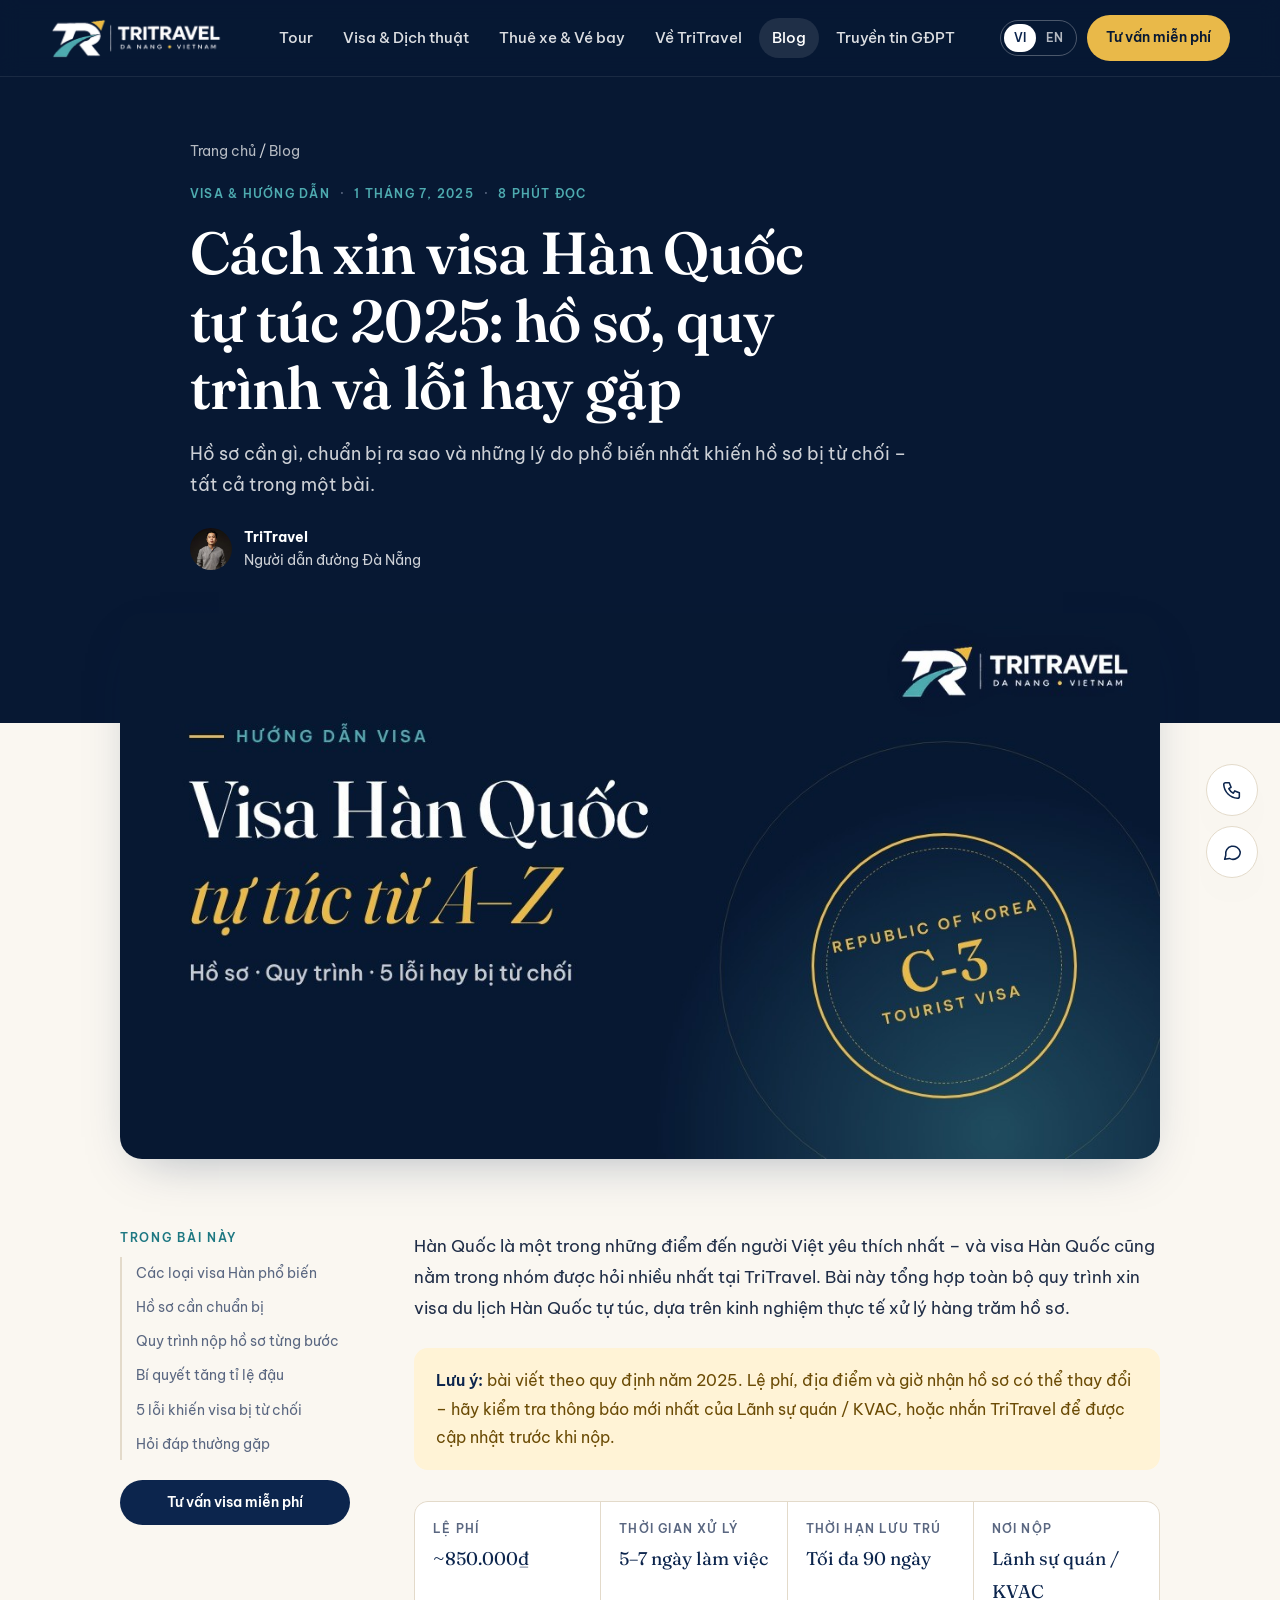
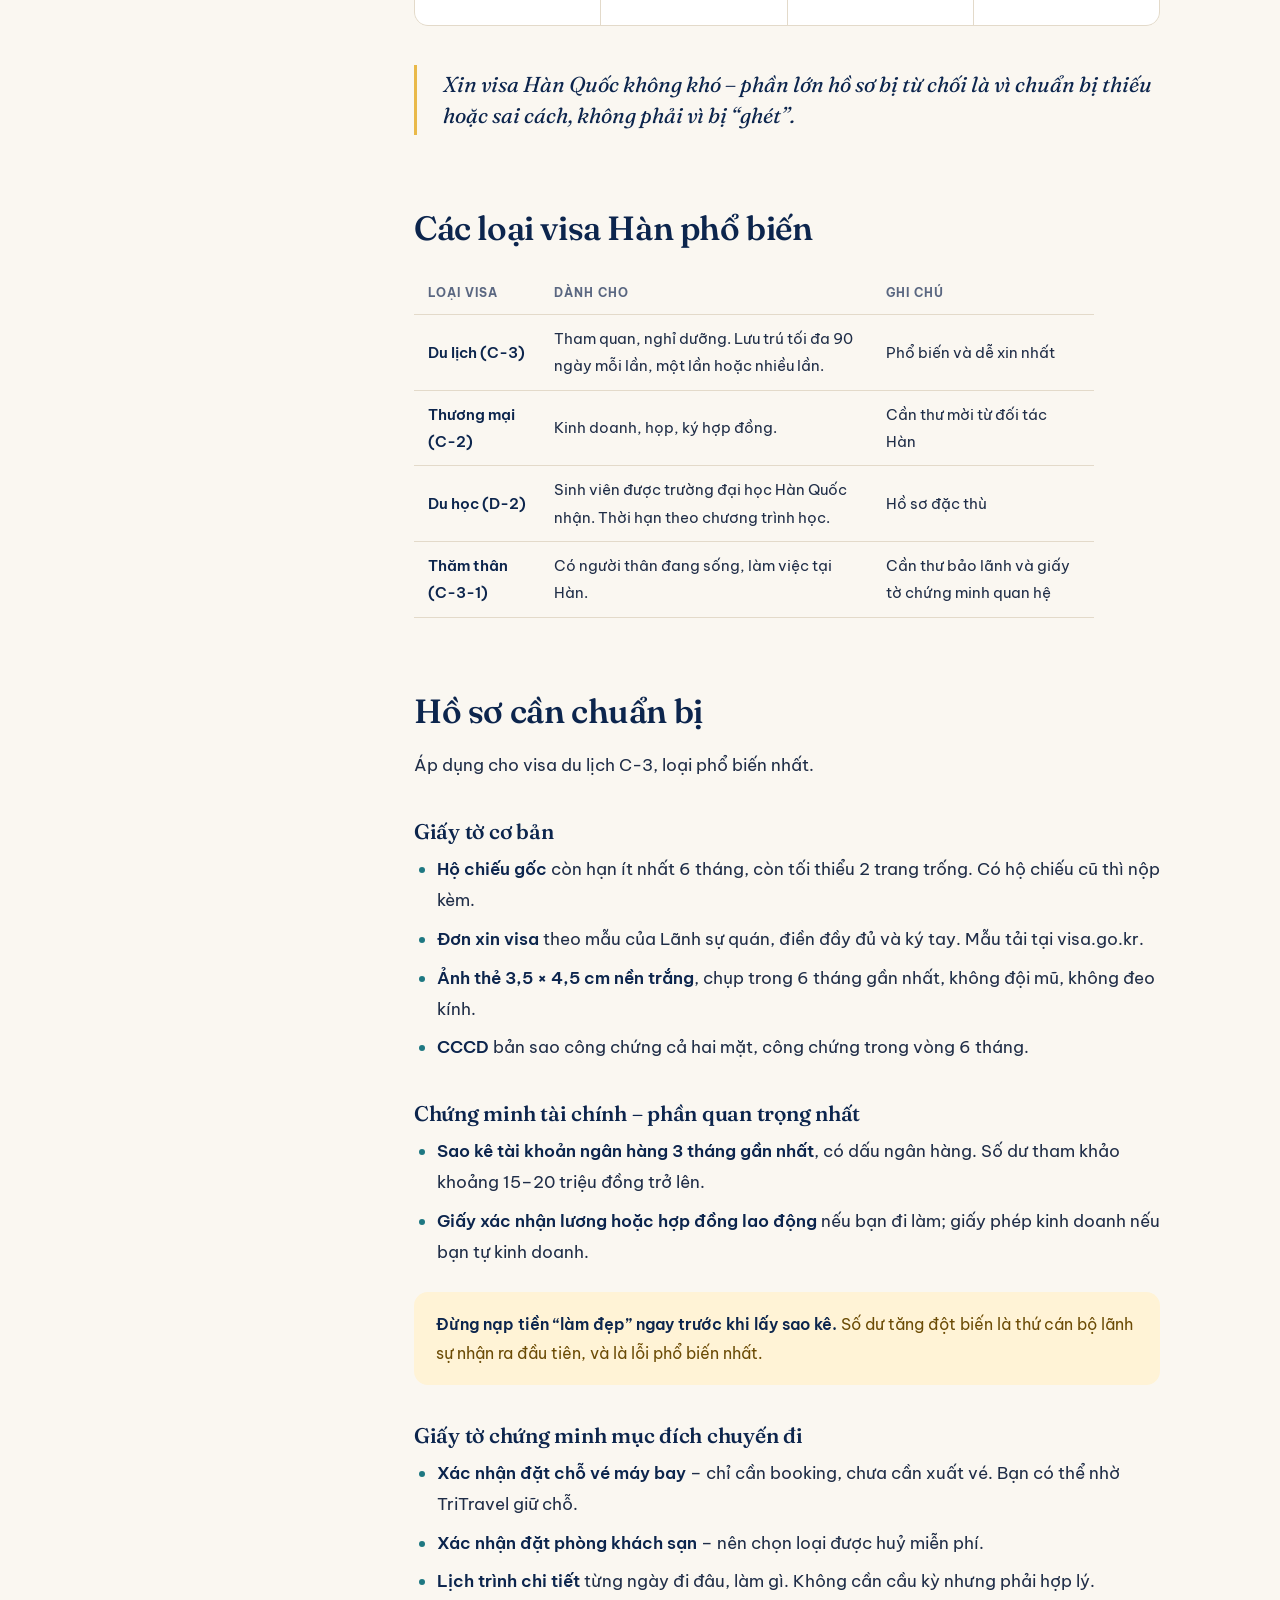
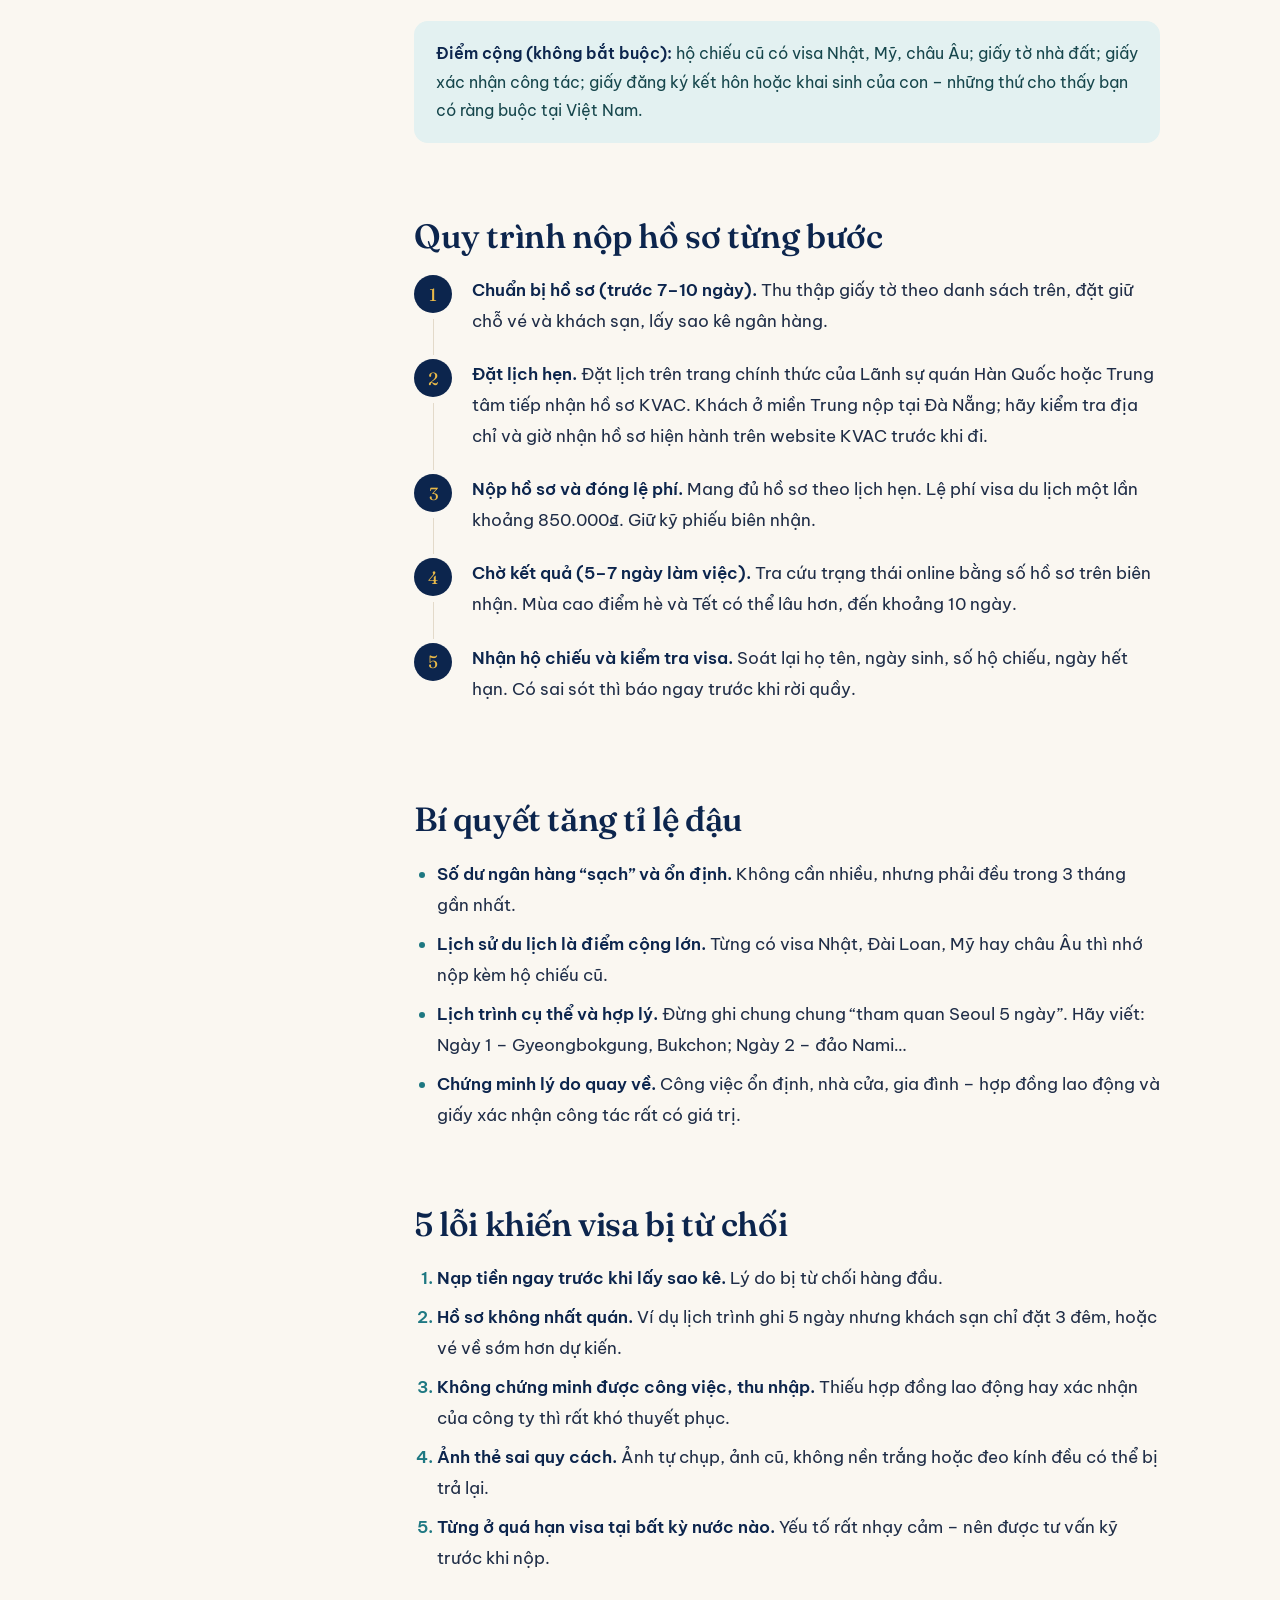
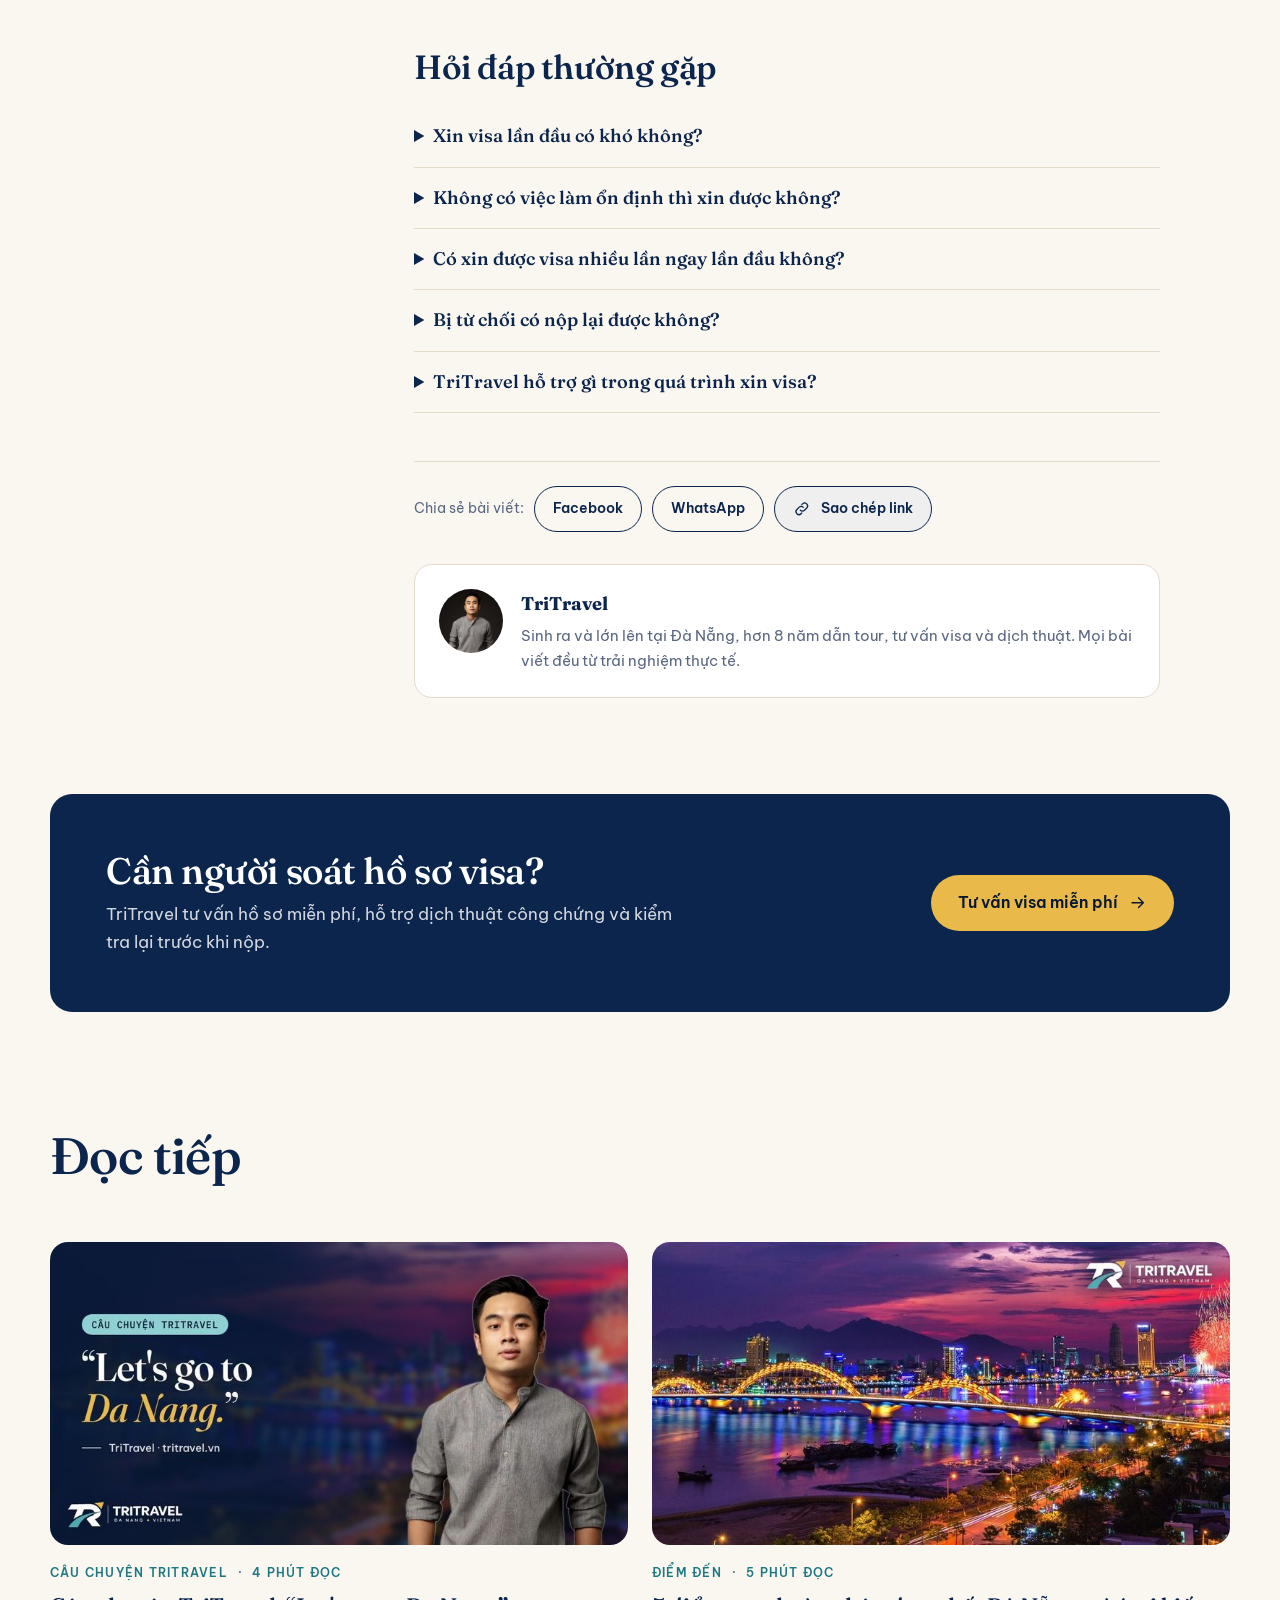
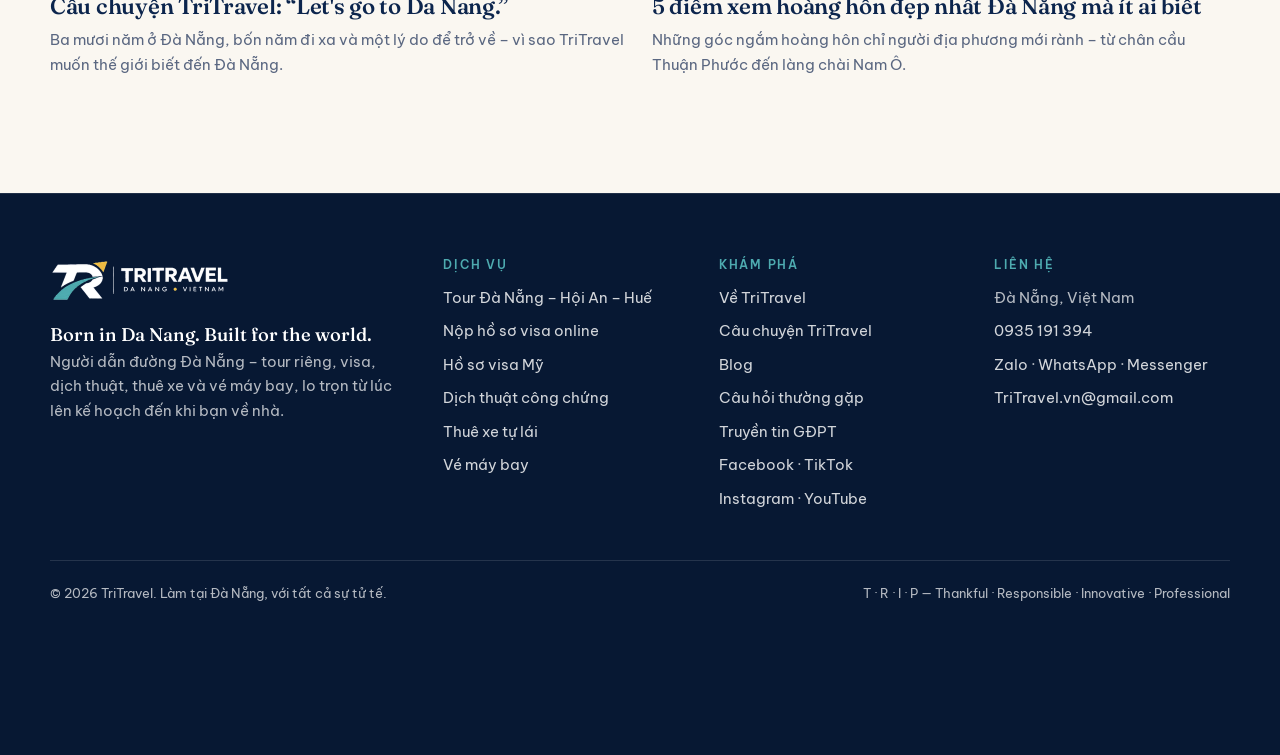
<file: blog/visa-han-quoc-tu-tuc.html>
<!DOCTYPE html>
<html lang="vi">
<head>
<meta charset="UTF-8">
<meta name="viewport" content="width=device-width, initial-scale=1">
<title>Cách xin visa Hàn Quốc tự túc 2025: hồ sơ, quy trình và lỗi hay gặp – TriTravel</title>
<meta name="description" content="Hồ sơ cần gì, chuẩn bị ra sao và những lý do phổ biến nhất khiến hồ sơ bị từ chối – tất cả trong một bài.">
<meta name="robots" content="index, follow">
<link rel="canonical" href="https://tritravel.vn/blog/visa-han-quoc-tu-tuc.html">
<link rel="icon" href="/favicon.ico?v=2" type="image/x-icon">
<link rel="icon" href="/favicon-32.png?v=2" type="image/png" sizes="32x32">
<link rel="apple-touch-icon" href="/apple-touch-icon.png?v=2">
<meta property="og:site_name" content="TriTravel">
<meta property="og:locale" content="vi_VN">
<meta property="og:type" content="article">
<meta property="og:title" content="Cách xin visa Hàn Quốc tự túc 2025: hồ sơ, quy trình và lỗi hay gặp">
<meta property="og:description" content="Hồ sơ cần gì, chuẩn bị ra sao và những lý do phổ biến nhất khiến hồ sơ bị từ chối – tất cả trong một bài.">
<meta property="og:url" content="https://tritravel.vn/blog/visa-han-quoc-tu-tuc.html">
<meta property="og:image" content="https://tritravel.vn/images/blog/visa-han-quoc-tu-tuc.jpg">
<meta property="og:image:width" content="1200">
<meta property="og:image:height" content="630">
<meta property="og:image:alt" content="Hướng dẫn xin visa Hàn Quốc tự túc – TriTravel">
<meta name="twitter:card" content="summary_large_image">
<meta name="twitter:title" content="Cách xin visa Hàn Quốc tự túc 2025: hồ sơ, quy trình và lỗi hay gặp">
<meta name="twitter:description" content="Hồ sơ cần gì, chuẩn bị ra sao và những lý do phổ biến nhất khiến hồ sơ bị từ chối – tất cả trong một bài.">
<meta name="twitter:image" content="https://tritravel.vn/images/blog/visa-han-quoc-tu-tuc.jpg">
<script>(function(d){d.classList.add("js");try{if(localStorage.getItem("TriTravel-lang")==="en"){d.classList.add("en");d.lang="en"}}catch(e){}})(document.documentElement)</script>
<link rel="preconnect" href="https://fonts.googleapis.com">
<link rel="preconnect" href="https://fonts.gstatic.com" crossorigin>
<link href="https://fonts.googleapis.com/css2?family=Be+Vietnam+Pro:wght@400;500;600;700&family=Fraunces:ital,opsz,wght@0,9..144,400..700;1,9..144,400..700&display=swap" rel="stylesheet">
<link rel="stylesheet" href="/assets/site.css">
<meta property="article:published_time" content="2025-07-01">
<script type="application/ld+json">{"@context":"https://schema.org","@type":"BlogPosting","headline":"Cách xin visa Hàn Quốc tự túc 2025: hồ sơ, quy trình và lỗi hay gặp","description":"Hồ sơ cần gì, chuẩn bị ra sao và những lý do phổ biến nhất khiến hồ sơ bị từ chối – tất cả trong một bài.","image":"https://tritravel.vn/images/blog/visa-han-quoc-tu-tuc.jpg","datePublished":"2025-07-01","dateModified":"2025-07-01","mainEntityOfPage":"https://tritravel.vn/blog/visa-han-quoc-tu-tuc.html","author":{"@type":"Organization","name":"TriTravel","url":"https://tritravel.vn"},"publisher":{"@type":"Organization","name":"TriTravel","logo":{"@type":"ImageObject","url":"https://tritravel.vn/images/logo/tritravel-logo.png"}}}</script>
</head>
<body>
<svg width="0" height="0" style="position:absolute" aria-hidden="true"><defs><symbol id="i-compass" viewBox="0 0 24 24"><circle cx="12" cy="12" r="9"/><path d="m15.5 8.5-2 5-5 2 2-5z"/></symbol><symbol id="i-visa" viewBox="0 0 24 24"><rect x="5" y="3" width="14" height="18" rx="2"/><circle cx="12" cy="10" r="3"/><path d="M9 17h6"/></symbol><symbol id="i-car" viewBox="0 0 24 24"><path d="M4 16v-3l2-5a2 2 0 0 1 2-1h8a2 2 0 0 1 2 1l2 5v3M3 16h18v2H3zM7 13h10"/><circle cx="7.5" cy="18" r="1.5"/><circle cx="16.5" cy="18" r="1.5"/></symbol><symbol id="i-plane" viewBox="0 0 24 24"><path d="M10.5 13.5 3 11l1.5-1.5 7 .5 4.6-4.6a2 2 0 0 1 2.8 2.8L14.300 12.800l.5 7L13.300 21.300z"/></symbol><symbol id="i-arrow" viewBox="0 0 24 24"><path d="M5 12h14M13 6l6 6-6 6"/></symbol><symbol id="i-check" viewBox="0 0 24 24"><path d="m5 12.500 4.500 4.500L19 7.500"/></symbol><symbol id="i-phone" viewBox="0 0 24 24"><path d="M5 4h4l2 5-2.500 1.500a11 11 0 0 0 5 5L15 13l5 2v4a2 2 0 0 1-2 2A16 16 0 0 1 3 6a2 2 0 0 1 2-2z"/></symbol><symbol id="i-chat" viewBox="0 0 24 24"><path d="M21 12a8 8 0 0 1-11.800 7L4 20l1.200-4.500A8 8 0 1 1 21 12z"/></symbol><symbol id="i-mail" viewBox="0 0 24 24"><rect x="3" y="5" width="18" height="14" rx="2"/><path d="m3 7 9 6 9-6"/></symbol><symbol id="i-menu" viewBox="0 0 24 24"><path d="M4 7h16M4 12h16M4 17h16"/></symbol><symbol id="i-clock" viewBox="0 0 24 24"><circle cx="12" cy="12" r="9"/><path d="M12 7v5l3 2"/></symbol><symbol id="i-link" viewBox="0 0 24 24"><path d="M10 14a4 4 0 0 0 5.700 0l3-3a4 4 0 0 0-5.700-5.700l-1 1M14 10a4 4 0 0 0-5.700 0l-3 3a4 4 0 0 0 5.700 5.700l1-1"/></symbol></defs></svg>
<header class="site-header solid">
  <div class="wrap bar">
    <a class="logo" href="/" aria-label="TriTravel – Trang chủ"><img src="/images/logo/tritravel-logo-white.png" srcset="/images/logo/tritravel-logo-white-360.png 360w, /images/logo/tritravel-logo-white.png 920w" sizes="180px" alt="TriTravel – Da Nang, Vietnam" width="171" height="42"></a>
    <nav class="nav" aria-label="Chính"><a href="/#tours"><span lang="vi">Tour</span><span lang="en">Tours</span></a><a href="/#visa"><span lang="vi">Visa & Dịch thuật</span><span lang="en">Visa & Translation</span></a><a href="/#transport"><span lang="vi">Thuê xe & Vé bay</span><span lang="en">Cars & Flights</span></a><a href="/#about"><span lang="vi">Về TriTravel</span><span lang="en">About</span></a><a href="/blog.html" aria-current="page"><span lang="vi">Blog</span><span lang="en">Blog</span></a><a href="/gdpt/"><span lang="vi">Truyền tin GĐPT</span><span lang="en">GĐPT Signaling</span></a></nav>
    <div class="head-tools">
      <div class="lang" role="group" aria-label="Ngôn ngữ"><button type="button" data-set="vi">VI</button><button type="button" data-set="en">EN</button></div>
      <a class="btn btn-gold btn-sm head-cta" href="/#contact"><span lang="vi">Tư vấn miễn phí</span><span lang="en">Free consultation</span></a>
      <button class="menu-btn" type="button" aria-label="Menu" aria-expanded="false"><svg class="icon" aria-hidden="true"><use href="#i-menu"/></svg></button>
    </div>
  </div>
  <nav class="mobile-nav" aria-label="Di động"><a href="/#tours"><span lang="vi">Tour</span><span lang="en">Tours</span></a><a href="/#visa"><span lang="vi">Visa & Dịch thuật</span><span lang="en">Visa & Translation</span></a><a href="/#transport"><span lang="vi">Thuê xe & Vé bay</span><span lang="en">Cars & Flights</span></a><a href="/#about"><span lang="vi">Về TriTravel</span><span lang="en">About</span></a><a href="/blog.html" aria-current="page"><span lang="vi">Blog</span><span lang="en">Blog</span></a><a href="/gdpt/"><span lang="vi">Truyền tin GĐPT</span><span lang="en">GĐPT Signaling</span></a><a class="btn btn-gold" href="/#contact"><span lang="vi">Tư vấn miễn phí</span><span lang="en">Free consultation</span></a></nav>
</header>
<main>
<article>
<header class="article-head"><div class="wrap"><p class="crumbs"><a href="/"><span lang="vi">Trang chủ</span><span lang="en">Home</span></a> / <a href="/blog.html">Blog</a></p><div class="post-meta"><span><span lang="vi">Visa & Hướng dẫn</span><span lang="en">Visa & Guides</span></span><span><span lang="vi">1 tháng 7, 2025</span><span lang="en">Jul 1, 2025</span></span><span><span lang="vi">8 phút đọc</span><span lang="en">8 min read</span></span></div><h1><span lang="vi">Cách xin visa Hàn Quốc tự túc 2025: hồ sơ, quy trình và lỗi hay gặp</span><span lang="en">How to apply for a Korean visa yourself (2025 guide)</span></h1><p class="dek"><span lang="vi">Hồ sơ cần gì, chuẩn bị ra sao và những lý do phổ biến nhất khiến hồ sơ bị từ chối – tất cả trong một bài.</span><span lang="en">Documents, process and the most common reasons for refusal – in one guide. (Article in Vietnamese.)</span></p><div class="byline"><img src="/images/TriTravel-portrait-160.jpg" alt="" width="42" height="42"><div><b>TriTravel</b><span lang="vi">Người dẫn đường Đà Nẵng</span><span lang="en">Da Nang local guide</span></div></div></div></header>
<div class="cover"><img src="/images/blog/visa-han-quoc-tu-tuc.jpg" alt="Hướng dẫn xin visa Hàn Quốc tự túc – TriTravel" width="1200" height="630"></div>
<div class="wrap article-grid">
<aside class="toc"><h2><span lang="vi">Trong bài này</span><span lang="en">In this article</span></h2><ol lang="vi" data-keep><li><a href="#cac-loai-visa-han-pho-bien">Các loại visa Hàn phổ biến</a></li><li><a href="#ho-so-can-chuan-bi">Hồ sơ cần chuẩn bị</a></li><li><a href="#quy-trinh-nop-ho-so-tung-buoc">Quy trình nộp hồ sơ từng bước</a></li><li><a href="#bi-quyet-tang-ti-le-dau">Bí quyết tăng tỉ lệ đậu</a></li><li><a href="#5-loi-khien-visa-bi-tu-choi">5 lỗi khiến visa bị từ chối</a></li><li><a href="#hoi-dap-thuong-gap">Hỏi đáp thường gặp</a></li></ol><a class="btn btn-navy btn-sm" href="/#contact"><span lang="vi">Tư vấn visa miễn phí</span><span lang="en">Free visa advice</span></a></aside>
<div>
<div class="prose" lang="vi" data-keep>
<p>Hàn Quốc là một trong những điểm đến người Việt yêu thích nhất – và visa Hàn Quốc cũng nằm trong nhóm được hỏi nhiều nhất tại TriTravel. Bài này tổng hợp toàn bộ quy trình xin visa du lịch Hàn Quốc tự túc, dựa trên kinh nghiệm thực tế xử lý hàng trăm hồ sơ.</p>
<div class="note warn"><p><strong>Lưu ý:</strong> bài viết theo quy định năm 2025. Lệ phí, địa điểm và giờ nhận hồ sơ có thể thay đổi – hãy kiểm tra thông báo mới nhất của Lãnh sự quán / KVAC, hoặc nhắn TriTravel để được cập nhật trước khi nộp.</p></div>
<dl class="facts"><div><dt>Lệ phí</dt><dd>~850.000₫</dd></div><div><dt>Thời gian xử lý</dt><dd>5–7 ngày làm việc</dd></div><div><dt>Thời hạn lưu trú</dt><dd>Tối đa 90 ngày</dd></div><div><dt>Nơi nộp</dt><dd>Lãnh sự quán / KVAC</dd></div></dl>
<blockquote><p>Xin visa Hàn Quốc không khó – phần lớn hồ sơ bị từ chối là vì chuẩn bị thiếu hoặc sai cách, không phải vì bị “ghét”.</p></blockquote>
<h2 id="cac-loai-visa-han-pho-bien">Các loại visa Hàn phổ biến</h2>
<table><thead><tr><th>Loại visa</th><th>Dành cho</th><th>Ghi chú</th></tr></thead><tbody>
<tr><td><strong>Du lịch (C-3)</strong></td><td>Tham quan, nghỉ dưỡng. Lưu trú tối đa 90 ngày mỗi lần, một lần hoặc nhiều lần.</td><td>Phổ biến và dễ xin nhất</td></tr>
<tr><td><strong>Thương mại (C-2)</strong></td><td>Kinh doanh, họp, ký hợp đồng.</td><td>Cần thư mời từ đối tác Hàn</td></tr>
<tr><td><strong>Du học (D-2)</strong></td><td>Sinh viên được trường đại học Hàn Quốc nhận. Thời hạn theo chương trình học.</td><td>Hồ sơ đặc thù</td></tr>
<tr><td><strong>Thăm thân (C-3-1)</strong></td><td>Có người thân đang sống, làm việc tại Hàn.</td><td>Cần thư bảo lãnh và giấy tờ chứng minh quan hệ</td></tr>
</tbody></table>
<h2 id="ho-so-can-chuan-bi">Hồ sơ cần chuẩn bị</h2>
<p>Áp dụng cho visa du lịch C-3, loại phổ biến nhất.</p>
<h3>Giấy tờ cơ bản</h3>
<ul>
<li><strong>Hộ chiếu gốc</strong> còn hạn ít nhất 6 tháng, còn tối thiểu 2 trang trống. Có hộ chiếu cũ thì nộp kèm.</li>
<li><strong>Đơn xin visa</strong> theo mẫu của Lãnh sự quán, điền đầy đủ và ký tay. Mẫu tải tại visa.go.kr.</li>
<li><strong>Ảnh thẻ 3,5 × 4,5 cm nền trắng</strong>, chụp trong 6 tháng gần nhất, không đội mũ, không đeo kính.</li>
<li><strong>CCCD</strong> bản sao công chứng cả hai mặt, công chứng trong vòng 6 tháng.</li>
</ul>
<h3>Chứng minh tài chính – phần quan trọng nhất</h3>
<ul>
<li><strong>Sao kê tài khoản ngân hàng 3 tháng gần nhất</strong>, có dấu ngân hàng. Số dư tham khảo khoảng 15–20 triệu đồng trở lên.</li>
<li><strong>Giấy xác nhận lương hoặc hợp đồng lao động</strong> nếu bạn đi làm; giấy phép kinh doanh nếu bạn tự kinh doanh.</li>
</ul>
<div class="note warn"><p><strong>Đừng nạp tiền “làm đẹp” ngay trước khi lấy sao kê.</strong> Số dư tăng đột biến là thứ cán bộ lãnh sự nhận ra đầu tiên, và là lỗi phổ biến nhất.</p></div>
<h3>Giấy tờ chứng minh mục đích chuyến đi</h3>
<ul>
<li><strong>Xác nhận đặt chỗ vé máy bay</strong> – chỉ cần booking, chưa cần xuất vé. Bạn có thể nhờ TriTravel giữ chỗ.</li>
<li><strong>Xác nhận đặt phòng khách sạn</strong> – nên chọn loại được huỷ miễn phí.</li>
<li><strong>Lịch trình chi tiết</strong> từng ngày đi đâu, làm gì. Không cần cầu kỳ nhưng phải hợp lý.</li>
</ul>
<div class="note"><p><strong>Điểm cộng (không bắt buộc):</strong> hộ chiếu cũ có visa Nhật, Mỹ, châu Âu; giấy tờ nhà đất; giấy xác nhận công tác; giấy đăng ký kết hôn hoặc khai sinh của con – những thứ cho thấy bạn có ràng buộc tại Việt Nam.</p></div>
<h2 id="quy-trinh-nop-ho-so-tung-buoc">Quy trình nộp hồ sơ từng bước</h2>
<ol class="steps-list">
<li><strong>Chuẩn bị hồ sơ (trước 7–10 ngày).</strong> Thu thập giấy tờ theo danh sách trên, đặt giữ chỗ vé và khách sạn, lấy sao kê ngân hàng.</li>
<li><strong>Đặt lịch hẹn.</strong> Đặt lịch trên trang chính thức của Lãnh sự quán Hàn Quốc hoặc Trung tâm tiếp nhận hồ sơ KVAC. Khách ở miền Trung nộp tại Đà Nẵng; hãy kiểm tra địa chỉ và giờ nhận hồ sơ hiện hành trên website KVAC trước khi đi.</li>
<li><strong>Nộp hồ sơ và đóng lệ phí.</strong> Mang đủ hồ sơ theo lịch hẹn. Lệ phí visa du lịch một lần khoảng 850.000₫. Giữ kỹ phiếu biên nhận.</li>
<li><strong>Chờ kết quả (5–7 ngày làm việc).</strong> Tra cứu trạng thái online bằng số hồ sơ trên biên nhận. Mùa cao điểm hè và Tết có thể lâu hơn, đến khoảng 10 ngày.</li>
<li><strong>Nhận hộ chiếu và kiểm tra visa.</strong> Soát lại họ tên, ngày sinh, số hộ chiếu, ngày hết hạn. Có sai sót thì báo ngay trước khi rời quầy.</li>
</ol>
<h2 id="bi-quyet-tang-ti-le-dau">Bí quyết tăng tỉ lệ đậu</h2>
<ul>
<li><strong>Số dư ngân hàng “sạch” và ổn định.</strong> Không cần nhiều, nhưng phải đều trong 3 tháng gần nhất.</li>
<li><strong>Lịch sử du lịch là điểm cộng lớn.</strong> Từng có visa Nhật, Đài Loan, Mỹ hay châu Âu thì nhớ nộp kèm hộ chiếu cũ.</li>
<li><strong>Lịch trình cụ thể và hợp lý.</strong> Đừng ghi chung chung “tham quan Seoul 5 ngày”. Hãy viết: Ngày 1 – Gyeongbokgung, Bukchon; Ngày 2 – đảo Nami…</li>
<li><strong>Chứng minh lý do quay về.</strong> Công việc ổn định, nhà cửa, gia đình – hợp đồng lao động và giấy xác nhận công tác rất có giá trị.</li>
</ul>
<h2 id="5-loi-khien-visa-bi-tu-choi">5 lỗi khiến visa bị từ chối</h2>
<ol>
<li><strong>Nạp tiền ngay trước khi lấy sao kê.</strong> Lý do bị từ chối hàng đầu.</li>
<li><strong>Hồ sơ không nhất quán.</strong> Ví dụ lịch trình ghi 5 ngày nhưng khách sạn chỉ đặt 3 đêm, hoặc vé về sớm hơn dự kiến.</li>
<li><strong>Không chứng minh được công việc, thu nhập.</strong> Thiếu hợp đồng lao động hay xác nhận của công ty thì rất khó thuyết phục.</li>
<li><strong>Ảnh thẻ sai quy cách.</strong> Ảnh tự chụp, ảnh cũ, không nền trắng hoặc đeo kính đều có thể bị trả lại.</li>
<li><strong>Từng ở quá hạn visa tại bất kỳ nước nào.</strong> Yếu tố rất nhạy cảm – nên được tư vấn kỹ trước khi nộp.</li>
</ol>
<h2 id="hoi-dap-thuong-gap">Hỏi đáp thường gặp</h2>
<details><summary>Xin visa lần đầu có khó không?</summary><p>Không quá khó nếu hồ sơ đầy đủ và tài chính ổn. Chưa có lịch sử đi nước ngoài thì nên chuẩn bị phần tài chính và công việc thật chắc.</p></details>
<details><summary>Không có việc làm ổn định thì xin được không?</summary><p>Được, nhưng cần bổ sung giấy tờ khác: giấy phép kinh doanh nếu tự kinh doanh, số dư ngân hàng tốt hơn, và tốt nhất là có người bảo lãnh hoặc đi cùng gia đình.</p></details>
<details><summary>Có xin được visa nhiều lần ngay lần đầu không?</summary><p>Thường lần đầu chỉ được cấp visa một lần. Sau khi có lịch sử đi Hàn hoặc các nước phát triển khác, khả năng được visa nhiều lần cao hơn nhiều.</p></details>
<details><summary>Bị từ chối có nộp lại được không?</summary><p>Được, không giới hạn số lần. Nhưng cần hiểu vì sao bị từ chối và cải thiện hồ sơ trước khi nộp lại.</p></details>
<details><summary>TriTravel hỗ trợ gì trong quá trình xin visa?</summary><p>Tư vấn hồ sơ miễn phí, hỗ trợ điền đơn, dịch thuật công chứng, soát lại hồ sơ trước khi nộp và đồng hành đến khi có kết quả. Zalo: 0935 191 394.</p></details>
</div>
<div class="share"><span><span lang="vi">Chia sẻ bài viết:</span><span lang="en">Share:</span></span><a class="btn btn-line btn-sm" href="https://www.facebook.com/sharer/sharer.php?u=https%3A%2F%2Ftritravel.vn%2Fblog%2Fvisa-han-quoc-tu-tuc.html" target="_blank" rel="noopener">Facebook</a><a class="btn btn-line btn-sm" href="https://wa.me/?text=C%C3%A1ch%20xin%20visa%20H%C3%A0n%20Qu%E1%BB%91c%20t%E1%BB%B1%20t%C3%BAc%202025%3A%20h%E1%BB%93%20s%C6%A1%2C%20quy%20tr%C3%ACnh%20v%C3%A0%20l%E1%BB%97i%20hay%20g%E1%BA%B7p%20https%3A%2F%2Ftritravel.vn%2Fblog%2Fvisa-han-quoc-tu-tuc.html" target="_blank" rel="noopener">WhatsApp</a><button class="btn btn-line btn-sm" type="button" data-copy><svg class="icon" aria-hidden="true"><use href="#i-link"/></svg><span lang="vi">Sao chép link</span><span lang="en">Copy link</span></button></div>
<div class="author"><img src="/images/TriTravel-portrait-160.jpg" alt="TriTravel" width="64" height="64" loading="lazy"><div><b>TriTravel</b><p><span lang="vi">Sinh ra và lớn lên tại Đà Nẵng, hơn 8 năm dẫn tour, tư vấn visa và dịch thuật. Mọi bài viết đều từ trải nghiệm thực tế.</span><span lang="en">Born and raised in Da Nang, 8+ years guiding tours and advising on visas and translation. Every post comes from first-hand experience.</span></p></div></div>
</div>
</div>
</article>
<div class="wrap"><div class="cta-band"><div><h2><span lang="vi">Cần người soát hồ sơ visa?</span><span lang="en">Need a second pair of eyes on your visa file?</span></h2><p><span lang="vi">TriTravel tư vấn hồ sơ miễn phí, hỗ trợ dịch thuật công chứng và kiểm tra lại trước khi nộp.</span><span lang="en">TriTravel reviews your documents for free and handles certified translation before you submit.</span></p></div><a class="btn btn-gold" href="/#contact"><span lang="vi">Tư vấn visa miễn phí</span><span lang="en">Free visa advice</span> <svg class="icon" aria-hidden="true"><use href="#i-arrow"/></svg></a></div></div>
<section class="section"><div class="wrap"><div class="sec-head"><h2 class="h2"><span lang="vi">Đọc tiếp</span><span lang="en">Keep reading</span></h2></div><div class="posts"><a class="post-card reveal" data-cat="cau-chuyen" href="/cau-chuyen.html"><div class="thumb"><img src="/images/blog/cau-chuyen-tritravel.jpg" srcset="/images/blog/cau-chuyen-tritravel-sm.jpg 800w, /images/blog/cau-chuyen-tritravel.jpg 1200w" sizes="(min-width:1000px) 380px, (min-width:700px) 50vw, 100vw" alt="Người sáng lập TriTravel trước khung cảnh Đà Nẵng về đêm" width="1200" height="630" loading="lazy"></div><div class="txt"><div class="post-meta"><span><span lang="vi">Câu chuyện TriTravel</span><span lang="en">Our story</span></span><span><span lang="vi">4 phút đọc</span><span lang="en">4 min read</span></span></div><h3><span lang="vi">Câu chuyện TriTravel: “Let's go to Da Nang.”</span><span lang="en">The TriTravel story: “Let's go to Da Nang.”</span></h3><p><span lang="vi">Ba mươi năm ở Đà Nẵng, bốn năm đi xa và một lý do để trở về – vì sao TriTravel muốn thế giới biết đến Đà Nẵng.</span><span lang="en">Thirty years in Da Nang, four years away and one reason to come home – why TriTravel wants the world to know Da Nang.</span></p></div></a>
<a class="post-card reveal" data-cat="diem-den" href="/blog/hoang-hon-da-nang.html"><div class="thumb"><img src="/images/blog/hoang-hon-da-nang.jpg" srcset="/images/blog/hoang-hon-da-nang-sm.jpg 800w, /images/blog/hoang-hon-da-nang.jpg 1200w" sizes="(min-width:1000px) 380px, (min-width:700px) 50vw, 100vw" alt="Cầu Rồng và sông Hàn, Đà Nẵng lúc hoàng hôn" width="1200" height="630" loading="lazy"></div><div class="txt"><div class="post-meta"><span><span lang="vi">Điểm đến</span><span lang="en">Destinations</span></span><span><span lang="vi">5 phút đọc</span><span lang="en">5 min read</span></span></div><h3><span lang="vi">5 điểm xem hoàng hôn đẹp nhất Đà Nẵng mà ít ai biết</span><span lang="en">5 Da Nang sunset spots few visitors know</span></h3><p><span lang="vi">Những góc ngắm hoàng hôn chỉ người địa phương mới rành – từ chân cầu Thuận Phước đến làng chài Nam Ô.</span><span lang="en">Sunset viewpoints only locals know – from Thuan Phuoc Bridge to Nam O fishing village. (Article in Vietnamese.)</span></p></div></a></div></div></section>
</main>
<footer class="site-footer">
  <div class="wrap">
    <div class="foot-grid">
      <div><img src="/images/logo/tritravel-logo-white.png" srcset="/images/logo/tritravel-logo-white-360.png 360w, /images/logo/tritravel-logo-white.png 920w" sizes="180px" alt="TriTravel" width="179" height="44" loading="lazy"><p><b style="color:#fff;font-family:var(--serif);font-weight:500;font-size:1.15rem">Born in Da Nang. Built for the world.</b><br><span lang="vi">Người dẫn đường Đà Nẵng – tour riêng, visa, dịch thuật, thuê xe và vé máy bay, lo trọn từ lúc lên kế hoạch đến khi bạn về nhà.</span><span lang="en">Your Da Nang local guide – private tours, visas, translation, car rental and flights, handled end to end.</span></p></div>
      <div><h2><span lang="vi">Dịch vụ</span><span lang="en">Services</span></h2><ul><li><a href="/#tours"><span lang="vi">Tour Đà Nẵng – Hội An – Huế</span><span lang="en">Da Nang – Hoi An – Hue tours</span></a></li><li><a href="/visa/"><span lang="vi">Nộp hồ sơ visa online</span><span lang="en">Online visa application</span></a></li><li><a href="/visamy/"><span lang="vi">Hồ sơ visa Mỹ</span><span lang="en">US visa application</span></a></li><li><a href="/#visa"><span lang="vi">Dịch thuật công chứng</span><span lang="en">Certified translation</span></a></li><li><a href="/#transport"><span lang="vi">Thuê xe tự lái</span><span lang="en">Self-drive car rental</span></a></li><li><a href="/#transport"><span lang="vi">Vé máy bay</span><span lang="en">Flight tickets</span></a></li></ul></div>
      <div><h2><span lang="vi">Khám phá</span><span lang="en">Explore</span></h2><ul><li><a href="/#about"><span lang="vi">Về TriTravel</span><span lang="en">About TriTravel</span></a></li><li><a href="/cau-chuyen.html"><span lang="vi">Câu chuyện TriTravel</span><span lang="en">Our story</span></a></li><li><a href="/blog.html">Blog</a></li><li><a href="/#faq"><span lang="vi">Câu hỏi thường gặp</span><span lang="en">FAQ</span></a></li><li><a href="/gdpt/"><span lang="vi">Truyền tin GĐPT</span><span lang="en">GĐPT Signaling</span></a></li><li><a href="https://facebook.com/tritravel.vn" rel="noopener">Facebook</a> · <a href="https://tiktok.com/@TriTravel" rel="noopener">TikTok</a></li><li><a href="https://instagram.com/tritravel.vn" rel="noopener">Instagram</a> · <a href="https://youtube.com/@TriTravel" rel="noopener">YouTube</a></li></ul></div>
      <div><h2><span lang="vi">Liên hệ</span><span lang="en">Contact</span></h2><ul><li><span lang="vi">Đà Nẵng, Việt Nam</span><span lang="en">Da Nang, Vietnam</span></li><li><a href="tel:+84935191394">0935 191 394</a></li><li><a href="https://zalo.me/0935191394" rel="noopener">Zalo</a> · <a href="https://wa.me/84935191394" rel="noopener">WhatsApp</a> · <a href="https://m.me/tritravel.vn" rel="noopener">Messenger</a></li><li><a href="mailto:TriTravel.vn@gmail.com">TriTravel.vn@gmail.com</a></li></ul></div>
    </div>
    <div class="foot-base"><span>© 2026 TriTravel. <span lang="vi">Làm tại Đà Nẵng, với tất cả sự tử tế.</span><span lang="en">Made in Da Nang, with care.</span></span><span>T · R · I · P — Thankful · Responsible · Innovative · Professional</span></div>
  </div>
</footer>
<div class="dock"><a href="tel:+84935191394" aria-label="Gọi 0935 191 394"><svg class="icon" aria-hidden="true"><use href="#i-phone"/></svg><span><span lang="vi">Gọi</span><span lang="en">Call</span></span></a><a href="https://zalo.me/0935191394" rel="noopener" aria-label="Chat Zalo"><svg class="icon" aria-hidden="true"><use href="#i-chat"/></svg><span>Zalo</span></a><a class="main" href="/#contact"><span><span lang="vi">Tư vấn miễn phí</span><span lang="en">Free consultation</span></span></a></div>
<script src="/assets/site.js" defer></script>
</body>
</html>
</file>
<file: assets/site.css>
/* TriTravel – hệ thống thiết kế dùng chung cho trang chủ, blog và bài viết.
   Màu lấy từ logo: navy #0C254D, teal #4EABB0, vàng #E9B949. */
:root{
  --navy:#0C254D; --navy-deep:#071833; --navy-soft:#16356B;
  --teal:#1E7882; --teal-soft:#4EABB0; --teal-wash:#E3F1F1;
  --gold:#E9B949; --gold-deep:#A87A12;
  --paper:#FAF7F1; --sand:#F2ECE0; --line:#E3DACA; --white:#fff;
  --text:#1F2D47; --muted:#5A6781;
  --serif:"Fraunces",Georgia,"Times New Roman",serif;
  --sans:"Be Vietnam Pro",system-ui,-apple-system,"Segoe UI",sans-serif;
  --wrap:1180px; --r:18px; --r-sm:10px;
  --shadow:0 18px 50px -22px rgba(12,37,77,.35);
}
*,*::before,*::after{box-sizing:border-box}
html{scroll-behavior:smooth;scroll-padding-top:84px;-webkit-text-size-adjust:100%}
body{margin:0;font-family:var(--sans);font-size:17px;line-height:1.65;color:var(--text);background:var(--bg);-webkit-font-smoothing:antialiased}
img{max-width:100%;height:auto;display:block}
a{color:inherit}
h1,h2,h3,h4{font-family:var(--serif);font-weight:560;color:var(--navy);line-height:1.14;letter-spacing:-.012em;margin:0;text-wrap:balance}
p{margin:0 0 1em;text-wrap:pretty}
button{font:inherit;cursor:pointer}
:focus-visible{outline:3px solid var(--teal-soft);outline-offset:3px;border-radius:4px}
.sr{position:absolute;width:1px;height:1px;overflow:hidden;clip-path:inset(50%)}

/* Song ngữ: phần tử gắn lang="vi" / lang="en" */
html:not(.en) body [lang="en"]{display:none!important}
html.en body [lang="vi"]:not([data-keep]){display:none!important}

.wrap{width:min(var(--wrap),100% - 40px);margin-inline:auto}
.section{padding:clamp(64px,9vw,120px) 0}
.eyebrow{font-size:.78rem;font-weight:600;letter-spacing:.16em;text-transform:uppercase;color:var(--teal);margin:0 0 14px;display:flex;align-items:center;gap:10px}
.eyebrow::before{content:"";width:28px;height:2px;background:var(--gold)}
.h2{font-size:clamp(2rem,4.2vw,3.2rem)}
.h2 em,.hero h1 em,.page-hero h1 em{font-style:italic;font-weight:480;color:var(--teal)}
.lede{font-size:1.1rem;color:var(--muted);max-width:60ch}
.sec-head{display:grid;gap:14px 48px;grid-template-columns:1fr;margin-bottom:clamp(32px,5vw,56px)}
@media(min-width:900px){.sec-head{grid-template-columns:1.1fr .9fr;align-items:end}.sec-head .lede{justify-self:end;margin:0}}
.icon{width:1.25em;height:1.25em;flex:none;stroke:currentColor;fill:none;stroke-width:1.7;stroke-linecap:round;stroke-linejoin:round}

/* Nút */
.btn{display:inline-flex;align-items:center;justify-content:center;gap:10px;padding:14px 26px;border-radius:999px;font-weight:600;font-size:.97rem;text-decoration:none;border:1.5px solid transparent;transition:transform .2s,background .2s,color .2s,border-color .2s;white-space:nowrap}
.btn:hover{transform:translateY(-2px)}
.btn-gold{background:var(--gold);color:var(--navy-deep)}
.btn-gold:hover{background:#F2C75E}
.btn-navy{background:var(--navy);color:#fff}
.btn-navy:hover{background:var(--navy-soft)}
.btn-ghost{border-color:rgba(255,255,255,.45);color:#fff}
.btn-ghost:hover{background:#fff;color:var(--navy)}
section[data-theme] .btn-ghost{border-color:var(--ghost-line);color:var(--head)}
section[data-theme] .btn-ghost:hover{background:var(--head);border-color:var(--head);color:var(--bg)}
.btn-line{border-color:var(--navy);color:var(--navy)}
.btn-line:hover{background:var(--navy);color:#fff}
.btn-sm{padding:10px 18px;font-size:.88rem}
.link-arrow{display:inline-flex;align-items:center;gap:8px;font-weight:600;color:var(--navy);text-decoration:none;border-bottom:1.5px solid var(--gold);padding-bottom:2px}
.link-arrow .icon{transition:transform .2s}
.link-arrow:hover .icon{transform:translateX(4px)}

/* Header */
.site-header{position:fixed;inset:0 0 auto 0;z-index:50;transition:background .3s,box-shadow .3s}
.site-header.solid,.site-header.scrolled,.site-header.open{background:rgba(7,24,51,.96);backdrop-filter:blur(10px);box-shadow:0 1px 0 rgba(255,255,255,.08)}
.site-header .bar{display:flex;align-items:center;gap:24px;height:76px}
.site-header .logo img{height:42px;width:auto}
.nav{display:none;margin-left:auto;gap:4px;align-items:center}
.nav a{color:rgba(255,255,255,.86);text-decoration:none;font-size:.93rem;font-weight:500;padding:8px 13px;border-radius:999px;transition:background .2s,color .2s}
.nav a:hover,.nav a[aria-current]{color:#fff;background:rgba(255,255,255,.1)}
.head-tools{display:flex;align-items:center;gap:10px;margin-left:auto}
.lang{display:flex;border:1px solid rgba(255,255,255,.28);border-radius:999px;padding:3px}
.lang button{background:none;border:0;color:rgba(255,255,255,.7);font-size:.76rem;font-weight:600;padding:4px 10px;border-radius:999px}
html:not(.en) .lang [data-set="vi"],html.en .lang [data-set="en"]{background:#fff;color:var(--navy)}
.head-cta{display:none}
.menu-btn{background:none;border:0;color:#fff;padding:8px;display:grid;place-items:center}
.menu-btn .icon{width:26px;height:26px}
.mobile-nav{display:none;padding:8px 20px 28px;border-top:1px solid rgba(255,255,255,.1)}
.site-header.open .mobile-nav{display:block}
.mobile-nav a{display:block;color:#fff;text-decoration:none;font-family:var(--serif);font-size:1.4rem;padding:13px 0;border-bottom:1px solid rgba(255,255,255,.1)}
.mobile-nav .btn{display:flex;margin-top:22px;font-family:var(--sans);font-size:1rem;border:0;color:var(--navy-deep)}
@media(min-width:1040px){.nav{display:flex}.head-tools{margin-left:8px}.head-cta{display:inline-flex}.menu-btn{display:none}.site-header.open .mobile-nav{display:none}}

/* Hero trang chủ */
.hero{position:relative;overflow:hidden;min-height:min(100svh,900px);display:flex;align-items:flex-end;color:#fff;isolation:isolate;padding:140px 0 150px}
.hero-bg{position:absolute;inset:0;z-index:-2;width:100%;height:100%;object-fit:cover;object-position:60% 50%}
.hero::before{content:"";position:absolute;inset:0;z-index:-1;background:linear-gradient(100deg,rgba(7,24,51,.93) 0%,rgba(7,24,51,.72) 42%,rgba(7,24,51,.15) 100%),linear-gradient(0deg,rgba(7,24,51,.75),transparent 45%)}
.hero .eyebrow{color:var(--gold)}
.hero h1{color:#fff;font-size:clamp(2.7rem,7vw,5.6rem);max-width:13ch;line-height:1.06}
.hero h1 em{color:var(--gold)}
.hero p.lede{color:rgba(255,255,255,.86);margin:26px 0 34px;max-width:50ch;font-size:clamp(1.02rem,1.5vw,1.2rem)}
.cta-row{display:flex;flex-wrap:wrap;gap:12px}
.hero-note{margin-top:26px;font-size:.9rem;color:rgba(255,255,255,.75);display:flex;align-items:center;gap:10px}
.dot{width:9px;height:9px;border-radius:50%;background:#56D49B;box-shadow:0 0 0 4px rgba(86,212,155,.25)}

/* Thanh chọn dịch vụ */
.picker{position:relative;z-index:2;margin-top:-92px}
.picker-grid{background:#fff;border-radius:22px;box-shadow:var(--shadow);display:grid;grid-template-columns:repeat(2,1fr);overflow:hidden}
.pick{display:flex;flex-direction:column;gap:6px;padding:22px 20px;text-decoration:none;border-right:1px solid var(--line);border-bottom:1px solid var(--line);transition:background .2s;position:relative}
.pick:hover{background:var(--teal-wash)}
.pick .icon{width:28px;height:28px;color:var(--teal);margin-bottom:6px}
.pick b{font-family:var(--serif);font-size:1.22rem;font-weight:560;color:var(--navy)}
.pick>span{font-size:.86rem;color:var(--muted);line-height:1.45}
@media(min-width:860px){.picker-grid{grid-template-columns:repeat(4,1fr)}.pick{padding:30px 28px;border-bottom:0}.pick:last-child{border-right:0}}

/* Số liệu */
.stats{display:grid;grid-template-columns:repeat(2,1fr);gap:28px 20px;padding:clamp(40px,6vw,72px) 0 0}
.stat b{display:block;font-family:var(--serif);font-size:clamp(2.2rem,4.5vw,3.4rem);font-weight:520;color:var(--navy);line-height:1}
.stat b i{font-style:normal;color:var(--gold-deep)}
.stat span{font-size:.92rem;color:var(--muted)}
@media(min-width:760px){.stats{grid-template-columns:repeat(4,1fr)}.stat{border-left:1px solid var(--line);padding-left:22px}}

/* Thẻ tour */
.tours{display:grid;gap:22px}
@media(min-width:760px){.tours{grid-template-columns:repeat(3,1fr)}}
.tour{position:relative;border-radius:var(--r);overflow:hidden;color:#fff;display:flex;flex-direction:column;justify-content:flex-end;aspect-ratio:9/11;isolation:isolate;text-decoration:none}
.tour img{position:absolute;inset:0;width:100%;height:100%;object-fit:cover;z-index:-2;transition:transform .7s}
.tour:hover img{transform:scale(1.05)}
.tour::after{content:"";position:absolute;inset:0;z-index:-1;background:linear-gradient(0deg,rgba(7,24,51,.95) 8%,rgba(7,24,51,.5) 45%,rgba(7,24,51,0) 70%)}
.tour-body{padding:26px}
.tag{display:inline-block;font-size:.74rem;font-weight:600;letter-spacing:.08em;text-transform:uppercase;background:rgba(255,255,255,.16);backdrop-filter:blur(6px);padding:5px 12px;border-radius:999px}
.tour .tag{background:rgba(255,255,255,.18);margin-bottom:12px}
.tour h3{color:#fff;font-size:1.6rem;margin-bottom:8px}
.tour p{font-size:.92rem;color:rgba(255,255,255,.82);margin-bottom:16px}
.tour-foot{display:flex;justify-content:space-between;align-items:center;border-top:1px solid rgba(255,255,255,.22);padding-top:14px;font-size:.9rem}
.tour-foot b{font-family:var(--serif);font-size:1.3rem;font-weight:560;color:var(--gold)}
.tour-foot>span{display:inline-flex;align-items:center;gap:6px;font-weight:600}
.custom-tour{margin-top:22px;border:1.5px dashed var(--line);border-radius:var(--r);padding:26px 28px;display:flex;flex-wrap:wrap;gap:16px 32px;align-items:center;justify-content:space-between;background:#fff}
.custom-tour h3{font-size:1.4rem}
.custom-tour p{margin:6px 0 0;color:var(--muted);font-size:.96rem;max-width:58ch}

/* Visa */
.band-navy{position:relative;overflow:hidden}
.band-navy::before{content:"";position:absolute;width:680px;height:680px;border-radius:50%;right:-240px;top:-300px;background:radial-gradient(circle,rgba(78,171,176,.22),transparent 65%);opacity:var(--glow);transition:opacity .8s}
.band-navy .wrap{position:relative}
.visa-grid{display:grid;gap:48px}
@media(min-width:960px){.visa-grid{grid-template-columns:1.05fr .95fr;gap:72px}}
.regions{display:grid;gap:18px;margin:30px 0 34px}
.region{display:grid;grid-template-columns:118px 1fr;gap:14px;align-items:baseline;border-top:1px solid rgba(255,255,255,.14);padding-top:16px}
.region dt{font-size:.78rem;letter-spacing:.12em;text-transform:uppercase;color:var(--teal-soft);font-weight:600}
.region dd{margin:0;color:#fff;font-size:1.02rem}
.steps{list-style:none;margin:0;padding:0;counter-reset:s;display:grid;gap:4px}
.steps li{counter-increment:s;display:grid;grid-template-columns:54px 1fr;gap:6px 18px;padding:20px 0;border-bottom:1px solid rgba(255,255,255,.14)}
.steps li::before{content:"0" counter(s);font-family:var(--serif);font-size:1.7rem;color:var(--accent,var(--gold));transition:color .8s;line-height:1;grid-row:span 2}
.steps b{color:#fff;font-family:var(--serif);font-size:1.2rem;font-weight:560}
.steps li>span{font-size:.93rem;grid-column:2}
.panel{background:rgba(255,255,255,.06);border:1px solid rgba(255,255,255,.14);border-radius:var(--r);padding:30px}
.panel h3{font-size:1.45rem;margin-bottom:6px}
.translate{margin-top:56px;display:grid;gap:26px;align-items:center}
@media(min-width:900px){.translate{grid-template-columns:1fr 1.3fr auto}}
.ticks{list-style:none;margin:0;padding:0;display:grid;gap:9px;font-size:.95rem}
@media(min-width:560px){.ticks.two{grid-template-columns:1fr 1fr}}
.ticks li{display:flex;gap:10px;align-items:flex-start}
.ticks .icon{color:var(--teal-soft);margin-top:.22em}

/* Di chuyển */
.duo{display:grid;gap:22px}
@media(min-width:860px){.duo{grid-template-columns:1fr 1fr}}
.svc{background:#fff;border-radius:var(--r);overflow:hidden;border:1px solid var(--line);display:flex;flex-direction:column}
.svc-img{aspect-ratio:16/10;overflow:hidden}
.svc-img img{width:100%;height:100%;object-fit:cover;transition:transform .7s}
.svc:hover .svc-img img{transform:scale(1.04)}
.svc-body{padding:28px;display:flex;flex-direction:column;gap:14px;flex:1}
.svc h3{font-size:1.6rem}
.svc p{margin:0;color:var(--muted)}
.chips{display:flex;flex-wrap:wrap;gap:8px;list-style:none;padding:0;margin:0}
.chips li{font-size:.82rem;font-weight:500;background:var(--teal-wash);color:#16545B;padding:6px 13px;border-radius:999px}
.svc .btn{align-self:flex-start;margin-top:auto}

/* Giới thiệu */
.about{display:grid;gap:44px;align-items:center}
@media(min-width:900px){.about{grid-template-columns:.8fr 1.2fr;gap:80px}}
.about-img{position:relative;max-width:440px}
.about-img img{border-radius:var(--r);box-shadow:var(--shadow);width:100%}
.about-img::before{content:"";position:absolute;inset:14px -14px -14px 14px;border:1.5px solid var(--gold);border-radius:var(--r);z-index:0}
.about-img img{position:relative}
.about blockquote{margin:0 0 22px;font-family:var(--serif);font-style:italic;font-size:clamp(1.5rem,2.6vw,2.1rem);line-height:1.3;color:var(--navy)}
.sign{display:flex;align-items:center;gap:14px;margin-top:26px}
.sign img{width:56px;height:56px;border-radius:50%;object-fit:cover}
.sign b{display:block;color:var(--navy)}
.sign span{font-size:.88rem;color:var(--muted)}
.trip{display:grid;gap:0;margin-top:clamp(48px,7vw,88px);border-top:1px solid var(--line)}
@media(min-width:640px){.trip{grid-template-columns:1fr 1fr}}
@media(min-width:1000px){.trip{grid-template-columns:repeat(4,1fr)}}
.trip div{padding:28px 26px 10px 0}
.trip b{font-family:var(--serif);font-size:3.6rem;font-weight:480;line-height:1;color:var(--teal)}
.trip h3{font-size:1.2rem;margin:10px 0 6px}
.trip p{font-size:.92rem;color:var(--muted);margin:0}

/* Cảm nhận */
.quotes{display:grid;gap:22px}
@media(min-width:860px){.quotes{grid-template-columns:repeat(3,1fr)}}
.quote{background:#fff;border:1px solid var(--line);border-radius:var(--r);padding:30px;display:flex;flex-direction:column;gap:20px;margin:0}
.quote .stars{color:var(--gold-deep);letter-spacing:3px;font-size:.9rem}
.quote blockquote{margin:0;font-family:var(--serif);font-size:1.16rem;line-height:1.5;color:var(--navy)}
.quote figcaption{margin-top:auto;display:flex;align-items:center;gap:12px;font-size:.9rem;color:var(--muted)}
.quote figcaption b{display:block;color:var(--navy)}
.avatar{width:44px;height:44px;border-radius:50%;background:var(--navy);color:var(--gold);display:grid;place-items:center;font-family:var(--serif);font-size:1.1rem;flex:none}

/* Thẻ bài viết */
.posts{display:grid;gap:28px 24px}
@media(min-width:700px){.posts{grid-template-columns:repeat(2,1fr)}}
@media(min-width:1000px){.posts{grid-template-columns:repeat(auto-fit,minmax(300px,1fr))}}
.post-card{display:flex;flex-direction:column;text-decoration:none;color:inherit}
.post-card .thumb{aspect-ratio:1200/630;border-radius:var(--r);overflow:hidden;background:var(--sand);margin-bottom:18px}
.post-card img{width:100%;height:100%;object-fit:cover;transition:transform .7s}
.post-card:hover img{transform:scale(1.04)}
.post-meta{font-size:.78rem;letter-spacing:.1em;text-transform:uppercase;color:var(--teal);font-weight:600;display:flex;gap:10px;flex-wrap:wrap}
.post-meta>span+span::before{content:"·";margin-right:10px;color:var(--muted)}
.post-card h3{font-size:1.4rem;margin:10px 0 8px;transition:color .2s}
.post-card:hover h3{color:var(--teal)}
.post-card p{font-size:.95rem;color:var(--muted);margin:0}
.post-card.feature{grid-column:1/-1}
@media(min-width:900px){.post-card.feature{flex-direction:row;gap:44px;align-items:center}.post-card.feature .thumb{flex:1.25;margin:0}.post-card.feature .txt{flex:1}.post-card.feature h3{font-size:2.2rem}}
.posts-empty{color:var(--muted);grid-column:1/-1}

/* FAQ */
.faq{display:grid;gap:40px}
@media(min-width:900px){.faq{grid-template-columns:.8fr 1.2fr;gap:72px}}
details.q{border-bottom:1px solid var(--line)}
details.q:first-child{border-top:1px solid var(--line)}
details.q summary{list-style:none;cursor:pointer;display:flex;justify-content:space-between;gap:20px;align-items:center;padding:20px 0;font-family:var(--serif);font-size:1.2rem;font-weight:560;color:var(--navy)}
details.q summary::-webkit-details-marker{display:none}
details.q summary::after{content:"+";font-family:var(--sans);font-weight:400;font-size:1.6rem;color:var(--teal);transition:transform .25s;flex:none;line-height:1}
details.q[open] summary::after{transform:rotate(45deg)}
details.q p{color:var(--muted);padding:0 40px 20px 0;margin:0}

/* Liên hệ */
.contact{display:grid;gap:44px}
@media(min-width:960px){.contact{grid-template-columns:.9fr 1.1fr;gap:72px}}
.channels{display:grid;gap:12px;margin-top:30px}
.channel{display:flex;align-items:center;gap:16px;padding:16px 18px;border:1px solid rgba(255,255,255,.16);border-radius:14px;text-decoration:none;color:#fff;transition:background .2s,border-color .2s}
.channel:hover{background:rgba(255,255,255,.07);border-color:var(--teal-soft)}
.channel .icon{width:24px;height:24px;color:var(--gold)}
.channel small{display:block;font-size:.78rem;color:rgba(255,255,255,.6)}
.form{background:#fff;border-radius:22px;padding:clamp(24px,4vw,40px);color:var(--text);display:grid;gap:16px}
.form h3{font-size:1.5rem;color:var(--navy)}
.form .row{display:grid;gap:16px}
@media(min-width:600px){.form .row{grid-template-columns:1fr 1fr}}
.field label{display:block;font-size:.84rem;font-weight:600;color:var(--navy);margin-bottom:6px}
.field input,.field select,.field textarea{width:100%;font:inherit;font-size:1rem;color:var(--text);background:var(--paper);border:1.5px solid var(--line);border-radius:12px;padding:13px 14px;transition:border-color .2s,background .2s}
.field textarea{resize:vertical;min-height:96px}
.field input:focus,.field select:focus,.field textarea:focus{outline:0;border-color:var(--teal);background:#fff}
.form-send{display:grid;gap:10px}
@media(min-width:600px){.form-send{grid-template-columns:1fr 1fr}}
.form-msg{font-size:.92rem;padding:12px 14px;border-radius:12px;background:var(--teal-wash);color:#16545B;display:none}
.form-msg.show{display:block}
.form-msg.err{background:#FBE9E7;color:#9A2C1E}
.form small{color:var(--muted);font-size:.84rem}

/* Footer */
.site-footer{background:var(--navy-deep);color:rgba(255,255,255,.7);padding:64px 0 110px;font-size:.93rem;border-top:1px solid rgba(255,255,255,.1)}
.foot-grid{display:grid;gap:40px}
@media(min-width:860px){.foot-grid{grid-template-columns:1.5fr 1fr 1fr 1fr}.site-footer{padding-bottom:150px}}
.site-footer img{height:44px;width:auto;margin-bottom:18px}
.site-footer h2{font-family:var(--sans);font-size:.78rem;letter-spacing:.14em;text-transform:uppercase;color:var(--teal-soft);margin-bottom:14px;font-weight:600}
.site-footer ul{list-style:none;margin:0;padding:0;display:grid;gap:9px}
.site-footer a{text-decoration:none;color:rgba(255,255,255,.82)}
.site-footer a:hover{color:var(--gold)}
.foot-base{margin-top:48px;padding-top:22px;border-top:1px solid rgba(255,255,255,.12);display:flex;flex-wrap:wrap;gap:8px 24px;justify-content:space-between;font-size:.84rem}

/* Nút liên hệ nổi */
.dock{position:fixed;z-index:40;left:0;right:0;bottom:0;display:grid;grid-template-columns:1fr 1fr 1.3fr;background:#fff;border-top:1px solid var(--line);box-shadow:0 -8px 30px -12px rgba(12,37,77,.25);padding-bottom:env(safe-area-inset-bottom)}
.dock a{display:flex;align-items:center;justify-content:center;gap:8px;padding:13px 6px;font-size:.88rem;font-weight:600;text-decoration:none;color:var(--navy)}
.dock a+a{border-left:1px solid var(--line)}
.dock a.main{background:var(--gold);color:var(--navy-deep)}
@media(min-width:860px){.dock{left:auto;right:22px;bottom:22px;display:flex;flex-direction:column;gap:10px;background:none;border:0;box-shadow:none}.dock a{width:52px;height:52px;border-radius:50%;background:#fff;box-shadow:var(--shadow);padding:0;border:1px solid var(--line)!important}.dock a span{display:none}.dock a.main{display:none}.dock .icon{width:22px;height:22px}}

/* Hiệu ứng xuất hiện */
.js .reveal{opacity:0;transform:translateY(22px);transition:opacity .7s,transform .7s}
.js .reveal.in{opacity:1;transform:none}
@media(prefers-reduced-motion:reduce){html{scroll-behavior:auto}.hero-bg{animation:none!important}.js .reveal{opacity:1;transform:none;transition:none}*{transition-duration:.01ms!important}}

/* ---------- Màu theo phần (trang chủ) ----------
   Mỗi <section data-theme="…"> mang một tông màu. Khi có JS (html.fx), nền cả
   trang đổi mượt sang tông của phần đang ở giữa màn hình; không có JS thì mỗi
   phần tự tô nền của mình. */
:root,body[data-theme=paper],html:not(.fx) section[data-theme=paper]{--bg:#FAF7F1;--fg:#1F2D47;--head:#0C254D;--muted-c:#5A6781;--accent:#1E7882;--eye:#1E7882;--line-c:#E3DACA;--tint:#fff;--glow:0;--ghost-line:rgba(12,37,77,.35)}
body[data-theme=sand],html:not(.fx) section[data-theme=sand]{--bg:#F2E8D8;--fg:#1F2D47;--head:#0C254D;--muted-c:#56637C;--accent:#1B6E77;--eye:#1B6E77;--line-c:#DDCFB6;--tint:#fff;--glow:0;--ghost-line:rgba(12,37,77,.35)}
body[data-theme=navy],html:not(.fx) section[data-theme=navy]{--bg:#071833;--fg:rgba(255,255,255,.84);--head:#fff;--muted-c:rgba(255,255,255,.72);--accent:#E9B949;--eye:#4EABB0;--line-c:rgba(255,255,255,.14);--tint:rgba(255,255,255,.06);--glow:1;--ghost-line:rgba(255,255,255,.45)}
body[data-theme=teal],html:not(.fx) section[data-theme=teal]{--bg:#0D3A3F;--fg:rgba(255,255,255,.86);--head:#F7F2E7;--muted-c:rgba(255,255,255,.74);--accent:#E9B949;--eye:#8FD0D3;--line-c:rgba(255,255,255,.17);--tint:rgba(255,255,255,.07);--glow:0;--ghost-line:rgba(255,255,255,.45)}
html:not(.fx) section[data-theme]{background:var(--bg)}
.fx body{transition:background-color .8s cubic-bezier(.4,0,.2,1)}
.fx section[data-theme] :where(h2,h3,h4,p,span,b,i,em,dt,dd,li,summary,blockquote,small,figcaption,.stat,.region,.trip,details,.panel,.channel){transition:color .8s,border-color .8s,background-color .8s}
section[data-theme]{color:var(--fg)}
section[data-theme] :is(h2,h3,h4,.stat b,.steps b,.region dd,.about blockquote,.sign b,details.q summary,.link-arrow,.post-card h3,.channel){color:var(--head)}
section[data-theme] :is(.lede,.trip p,.sign span,details.q p,.post-card p,.channel small,.posts-empty){color:var(--muted-c)}
section[data-theme] :is(.eyebrow,.post-meta,.region dt){color:var(--eye)}
section[data-theme] :is(.h2 em,.trip b),section[data-theme] .post-card:hover h3{color:var(--accent)}
section[data-theme] :is(.region,.steps li,.trip,details.q,.channel){border-color:var(--line-c)}
section[data-theme] .panel{background:var(--tint);border-color:var(--line-c)}
/* thẻ nền trắng luôn giữ bảng màu sáng */
.svc,.quote,.form,.custom-tour,.picker-grid{--head:#0C254D;--fg:#1F2D47;--muted-c:#5A6781;--accent:#1E7882;--eye:#1E7882;--line-c:#E3DACA}
.svc,.quote,.custom-tour{color:var(--fg)}
.tour{--head:#fff}
.svc p,.custom-tour p,.quote figcaption{color:var(--muted-c)}

/* Header ẩn khi cuộn xuống, hiện lại khi cuộn lên */
.site-header{transition:background .3s,box-shadow .3s,transform .45s cubic-bezier(.4,0,.2,1)}
.site-header.hide{transform:translateY(-100%)}

/* Ảnh hero phóng chậm */
.hero-bg{animation:heroZoom 18s cubic-bezier(.2,.6,.3,1) both}
@keyframes heroZoom{from{transform:scale(1.14)}to{transform:scale(1)}}

/* Ảnh cắt cung tròn: một góc bo thật lớn */
.shape-tl,.shape-tr,.shape-bl,.shape-br,.about-img img,.about-img::before{--arc:clamp(90px,15vw,210px)}
.shape-tl{border-top-left-radius:var(--arc)!important}
.shape-tr{border-top-right-radius:var(--arc)!important}
.shape-bl{border-bottom-left-radius:var(--arc)!important}
.shape-br{border-bottom-right-radius:var(--arc)!important}
.about-img img,.about-img::before{border-top-right-radius:var(--arc)!important}
.js .reveal .svc-img img,.js .tour.reveal img{transform:scale(1.12);transition:transform 1.4s cubic-bezier(.2,.6,.3,1)}
.js .reveal.in .svc-img img,.js .tour.reveal.in img{transform:scale(1)}
.js .tour.reveal.in:hover img,.js .reveal.in.svc:hover .svc-img img{transform:scale(1.05)}

/* ---------- Trang câu chuyện ---------- */
.story-hero{min-height:100svh;padding-bottom:120px}
.story-hero h1{font-size:clamp(3rem,9vw,7rem);max-width:12ch}
.ch{display:grid;gap:6px 48px}
@media(min-width:900px){.ch{grid-template-columns:110px minmax(0,1fr)}.ch-split{grid-template-columns:110px minmax(0,1fr) minmax(0,360px);align-items:start}}
.ch-no{font-family:var(--serif);font-size:clamp(3rem,6vw,4.6rem);line-height:1;color:var(--accent);margin:0;font-weight:420}
.ch-body{max-width:720px;min-width:0}
.ch-body h2{font-size:clamp(2.1rem,4.6vw,3.5rem);margin-bottom:28px}
.ch-body p{font-size:1.13rem;line-height:1.8}
section[data-theme] .ch-body h2 em,section[data-theme] .pull em,section[data-theme] .motto em{font-style:italic;font-weight:460;color:var(--accent)}
.ch-body .pull{font-family:var(--serif);font-size:clamp(1.6rem,3.4vw,2.5rem);line-height:1.28;color:var(--head);margin:40px 0 0;padding-left:26px;border-left:3px solid var(--gold);max-width:32ch;text-wrap:balance}
.ch-body .pull.big{font-size:clamp(2.8rem,8vw,6rem);border:0;padding:0;font-style:italic;color:var(--accent);margin-top:20px;line-height:1.05}
.exchange{display:grid;gap:12px;margin-top:44px;max-width:460px}
.exchange p{margin:0;justify-self:start;background:var(--tint);border:1px solid var(--line-c);border-radius:22px 22px 22px 6px;padding:12px 20px;font-family:var(--serif);font-size:1.3rem;color:var(--head);box-shadow:0 10px 30px -18px rgba(12,37,77,.35)}
.exchange p:nth-child(2){justify-self:end;border-radius:22px 22px 6px 22px;font-style:italic}
.exchange p:nth-child(3){background:var(--navy);border-color:var(--navy);color:#fff}
.exchange b{font-weight:560}
.js .exchange.reveal p{opacity:0;transform:translateY(14px);transition:opacity .6s,transform .6s}
.js .exchange.reveal.in p{opacity:1;transform:none}
.js .exchange.reveal.in p:nth-child(2){transition-delay:.7s}
.js .exchange.reveal.in p:nth-child(3){transition-delay:1.4s}
.ch-img{margin:32px 0 0;max-width:380px}
.ch-img img{width:100%;border-radius:var(--r);box-shadow:var(--shadow)}
@media(min-width:900px){.ch-img{margin-top:90px}}
.day{list-style:none;padding:0;margin:64px 0 0;display:grid}
@media(min-width:760px){.day{grid-template-columns:repeat(4,1fr)}}
.day li{border-top:1px solid var(--line-c);padding:20px 22px 22px 0;display:grid;gap:6px;align-content:start}
.day b{font-family:var(--serif);font-size:1.7rem;font-weight:480;color:var(--accent)}
.day li>span{color:var(--muted-c)}
.day-note{margin:28px 0 0;max-width:62ch;font-family:var(--serif);font-size:clamp(1.15rem,2vw,1.4rem);font-style:italic;line-height:1.5;color:var(--head)}
.story-chips{margin-top:36px}
.story-chips a{color:inherit;text-decoration:none}
.story-chips li:hover{background:#fff}
.sign-off{display:flex;gap:16px;align-items:center;margin-top:44px}
.sign-off img{width:72px;height:72px;border-radius:50%;object-fit:cover;border:2px solid var(--gold)}
.sign-off b{display:block;font-family:var(--serif);font-size:1.3rem;font-weight:560;color:var(--head)}
.sign-off span{color:var(--muted-c);font-size:.95rem}
.ch-body .motto{font-family:var(--serif);font-size:clamp(2rem,4.4vw,3.2rem);line-height:1.12;color:var(--head);margin:52px 0 34px}
.about .more{margin-top:8px}
section[data-theme] .about p em{font-family:var(--serif);font-size:1.08em;color:var(--head)}
section[data-theme=teal] .link-arrow,html.fx body[data-theme=teal] .link-arrow{border-color:var(--gold)}

/* ---------- Blog ---------- */
.page-hero{background:var(--navy-deep);color:rgba(255,255,255,.8);padding:150px 0 70px;position:relative;overflow:hidden}
.page-hero::before{content:"";position:absolute;width:620px;height:620px;border-radius:50%;right:-180px;top:-260px;background:radial-gradient(circle,rgba(78,171,176,.25),transparent 65%)}
.page-hero .wrap{position:relative}
.page-hero h1{color:#fff;font-size:clamp(2.5rem,6vw,4.6rem);max-width:16ch}
.page-hero h1 em{color:var(--gold)}
.page-hero .eyebrow{color:var(--teal-soft)}
.page-hero p{max-width:56ch;margin:18px 0 0;font-size:1.08rem}
.filters{display:flex;flex-wrap:wrap;gap:8px;margin-bottom:40px}
.filters button{border:1.5px solid var(--line);background:#fff;color:var(--navy);font-size:.9rem;font-weight:500;padding:9px 18px;border-radius:999px;transition:all .2s}
.filters button:hover{border-color:var(--navy)}
.filters button[aria-pressed="true"]{background:var(--navy);border-color:var(--navy);color:#fff}
.cta-band{background:var(--navy);border-radius:22px;color:rgba(255,255,255,.82);padding:clamp(32px,5vw,56px);display:flex;flex-wrap:wrap;gap:22px 40px;align-items:center;justify-content:space-between;margin-top:clamp(56px,8vw,96px)}
.cta-band h2{color:#fff;font-size:clamp(1.6rem,3vw,2.3rem)}
.cta-band p{margin:8px 0 0;max-width:52ch}

/* Bài viết */
.article-head{background:var(--navy-deep);color:rgba(255,255,255,.8);padding:140px 0 150px}
.article-head .wrap{max-width:900px}
.crumbs{font-size:.85rem;margin-bottom:22px}
.crumbs a{color:rgba(255,255,255,.7);text-decoration:none}
.crumbs a:hover{color:var(--gold)}
.article-head h1{color:#fff;font-size:clamp(2.1rem,5vw,3.7rem);margin:14px 0 18px}
.article-head .post-meta{color:var(--teal-soft)}
.article-head .dek{font-size:1.14rem;max-width:62ch;margin:0}
.byline{display:flex;align-items:center;gap:12px;margin-top:26px;font-size:.9rem}
.byline img{width:42px;height:42px;border-radius:50%;object-fit:cover}
.byline b{color:#fff;display:block}
.cover{margin:-110px auto 0;max-width:1040px;width:calc(100% - 40px)}
.cover img{width:100%;aspect-ratio:1200/630;object-fit:cover;border-radius:22px;box-shadow:var(--shadow)}
.article-grid{display:grid;gap:40px;padding:clamp(40px,6vw,72px) 0 0;max-width:1040px}
@media(min-width:980px){.article-grid{grid-template-columns:230px 1fr;gap:64px}}
.toc{font-size:.9rem;align-self:start;border:1px solid var(--line);border-radius:14px;padding:20px;background:#fff}
@media(min-width:980px){.toc{position:sticky;top:100px;border:0;background:none;padding:0}}
.toc h2{font-family:var(--sans);font-size:.76rem;letter-spacing:.14em;text-transform:uppercase;color:var(--teal);margin-bottom:12px;font-weight:600}
.toc ol{list-style:none;margin:0;padding:0;display:grid;gap:2px;border-left:2px solid var(--line)}
.toc ol a{display:block;text-decoration:none;color:var(--muted);padding:6px 0 6px 14px;margin-left:-2px;border-left:2px solid transparent;line-height:1.4}
.toc ol a:hover{color:var(--navy);border-color:var(--gold)}
.toc .btn{margin-top:20px;width:100%}

.prose{font-size:1.09rem;line-height:1.78;min-width:0}
.prose>*{max-width:68ch}
.prose h2{font-size:clamp(1.6rem,3vw,2.1rem);margin:2.2em 0 .6em;scroll-margin-top:100px}
.prose h2:first-child{margin-top:0}
.prose h3{font-size:1.32rem;margin:1.8em 0 .5em}
.prose a{color:var(--teal);text-underline-offset:3px}
.prose strong{color:var(--navy);font-weight:600}
.prose ul,.prose ol{padding-left:1.3em;margin:0 0 1.2em}
.prose li{margin-bottom:.45em}
.prose li::marker{color:var(--teal);font-weight:600}
.prose blockquote{margin:1.8em 0;padding:4px 0 4px 26px;border-left:3px solid var(--gold);font-family:var(--serif);font-style:italic;font-size:1.35rem;line-height:1.45;color:var(--navy)}
.prose blockquote p{margin:0}
.prose figure{margin:2em 0;max-width:none}
.prose figure img,.prose>img{border-radius:14px;width:100%}
.prose figcaption{font-size:.86rem;color:var(--muted);margin-top:10px;text-align:center}
.prose .meta{font-size:.88rem;color:var(--teal);font-weight:500;letter-spacing:.01em;margin:-.3em 0 1em}
.prose .note{background:var(--teal-wash);border-radius:14px;padding:18px 22px;font-size:1rem;color:#16464C;margin:1.5em 0}
.prose .note.warn{background:#FFF3D6;color:#6B4B05}
.prose .note>:last-child{margin-bottom:0}
.prose .facts{display:grid;grid-template-columns:repeat(auto-fit,minmax(150px,1fr));gap:1px;background:var(--line);border:1px solid var(--line);border-radius:14px;overflow:hidden;margin:1.8em 0;max-width:none}
.prose .facts div{background:#fff;padding:16px 18px}
.prose .facts dt{font-size:.74rem;letter-spacing:.1em;text-transform:uppercase;color:var(--muted);font-weight:600}
.prose .facts dd{margin:4px 0 0;font-family:var(--serif);font-size:1.15rem;color:var(--navy)}
.prose ol.steps-list{list-style:none;padding:0;counter-reset:st}
.prose ol.steps-list>li{counter-increment:st;position:relative;padding:0 0 22px 58px;margin:0;border-left:0}
.prose ol.steps-list>li::before{content:counter(st);position:absolute;left:0;top:0;width:38px;height:38px;border-radius:50%;background:var(--navy);color:var(--gold);display:grid;place-items:center;font-family:var(--serif);font-size:1.1rem}
.prose ol.steps-list>li::after{content:"";position:absolute;left:18.5px;top:44px;bottom:4px;width:1px;background:var(--line)}
.prose ol.steps-list>li:last-child::after{display:none}
.prose table{border-collapse:collapse;width:100%;font-size:.96rem;margin:1.6em 0;display:block;overflow-x:auto}
.prose th,.prose td{text-align:left;padding:10px 14px;border-bottom:1px solid var(--line)}
.prose th{font-size:.78rem;letter-spacing:.08em;text-transform:uppercase;color:var(--muted)}
.prose details{border-bottom:1px solid var(--line);padding:14px 0}
.prose details summary{cursor:pointer;font-family:var(--serif);font-weight:560;font-size:1.14rem;color:var(--navy)}
.prose details p{margin:.6em 0 0;color:var(--muted)}
.prose hr{border:0;border-top:1px solid var(--line);margin:2.4em 0}
.share{display:flex;flex-wrap:wrap;gap:10px;align-items:center;margin:48px 0 0;padding-top:24px;border-top:1px solid var(--line);font-size:.9rem;color:var(--muted)}
.author{display:flex;gap:18px;align-items:flex-start;background:#fff;border:1px solid var(--line);border-radius:var(--r);padding:24px;margin-top:32px;font-size:.95rem}
.author img{width:64px;height:64px;border-radius:50%;object-fit:cover;flex:none}
.author b{font-family:var(--serif);font-size:1.15rem;color:var(--navy)}
.author p{margin:4px 0 0;color:var(--muted)}

/* Không có JavaScript: header đứng yên, nền đặc, menu điện thoại luôn hiện */
html:not(.js) .site-header{position:sticky;background:var(--navy-deep)}
html:not(.js) .menu-btn{display:none}
@media(max-width:1039px){html:not(.js) .mobile-nav{display:block}}
html:not(.js) .hero,html:not(.js) .page-hero,html:not(.js) .article-head{padding-top:72px}
.notfound{min-height:100svh;align-items:center}
.notfound h1{max-width:16ch}
</file>
